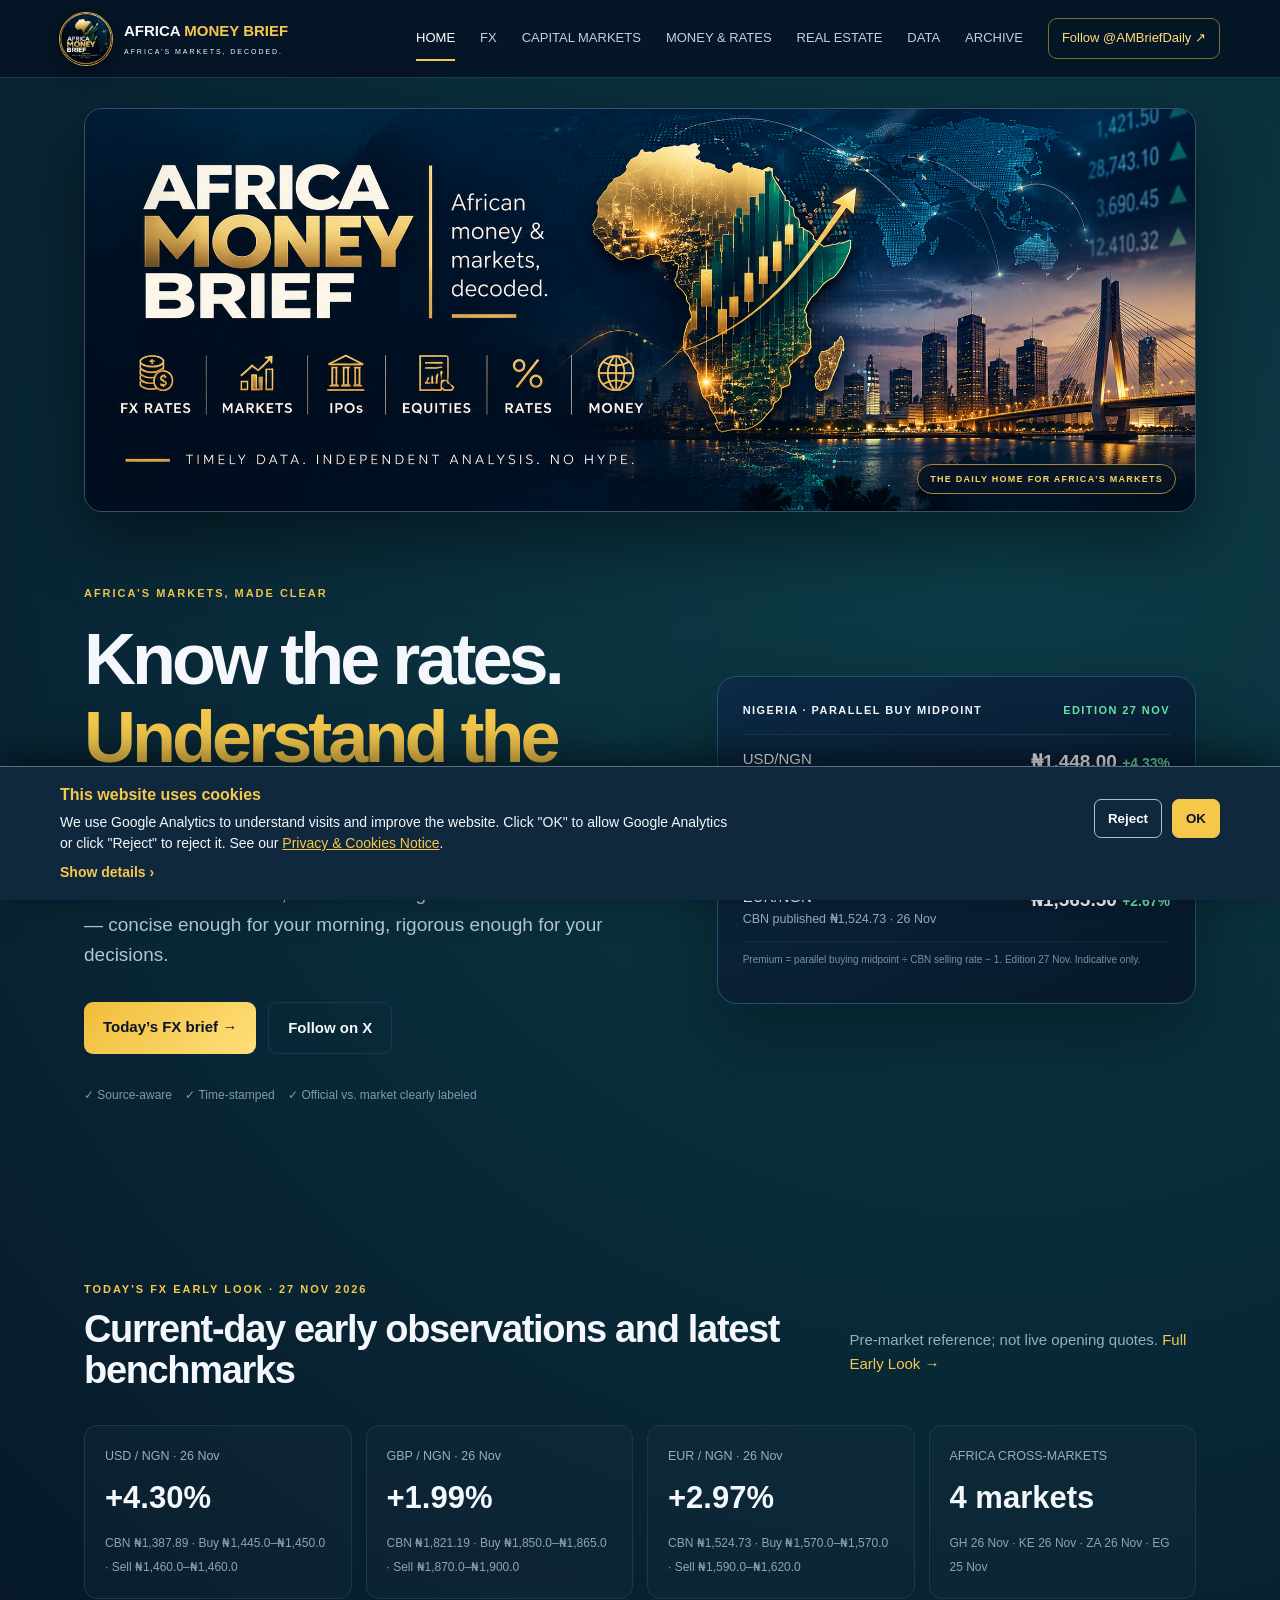
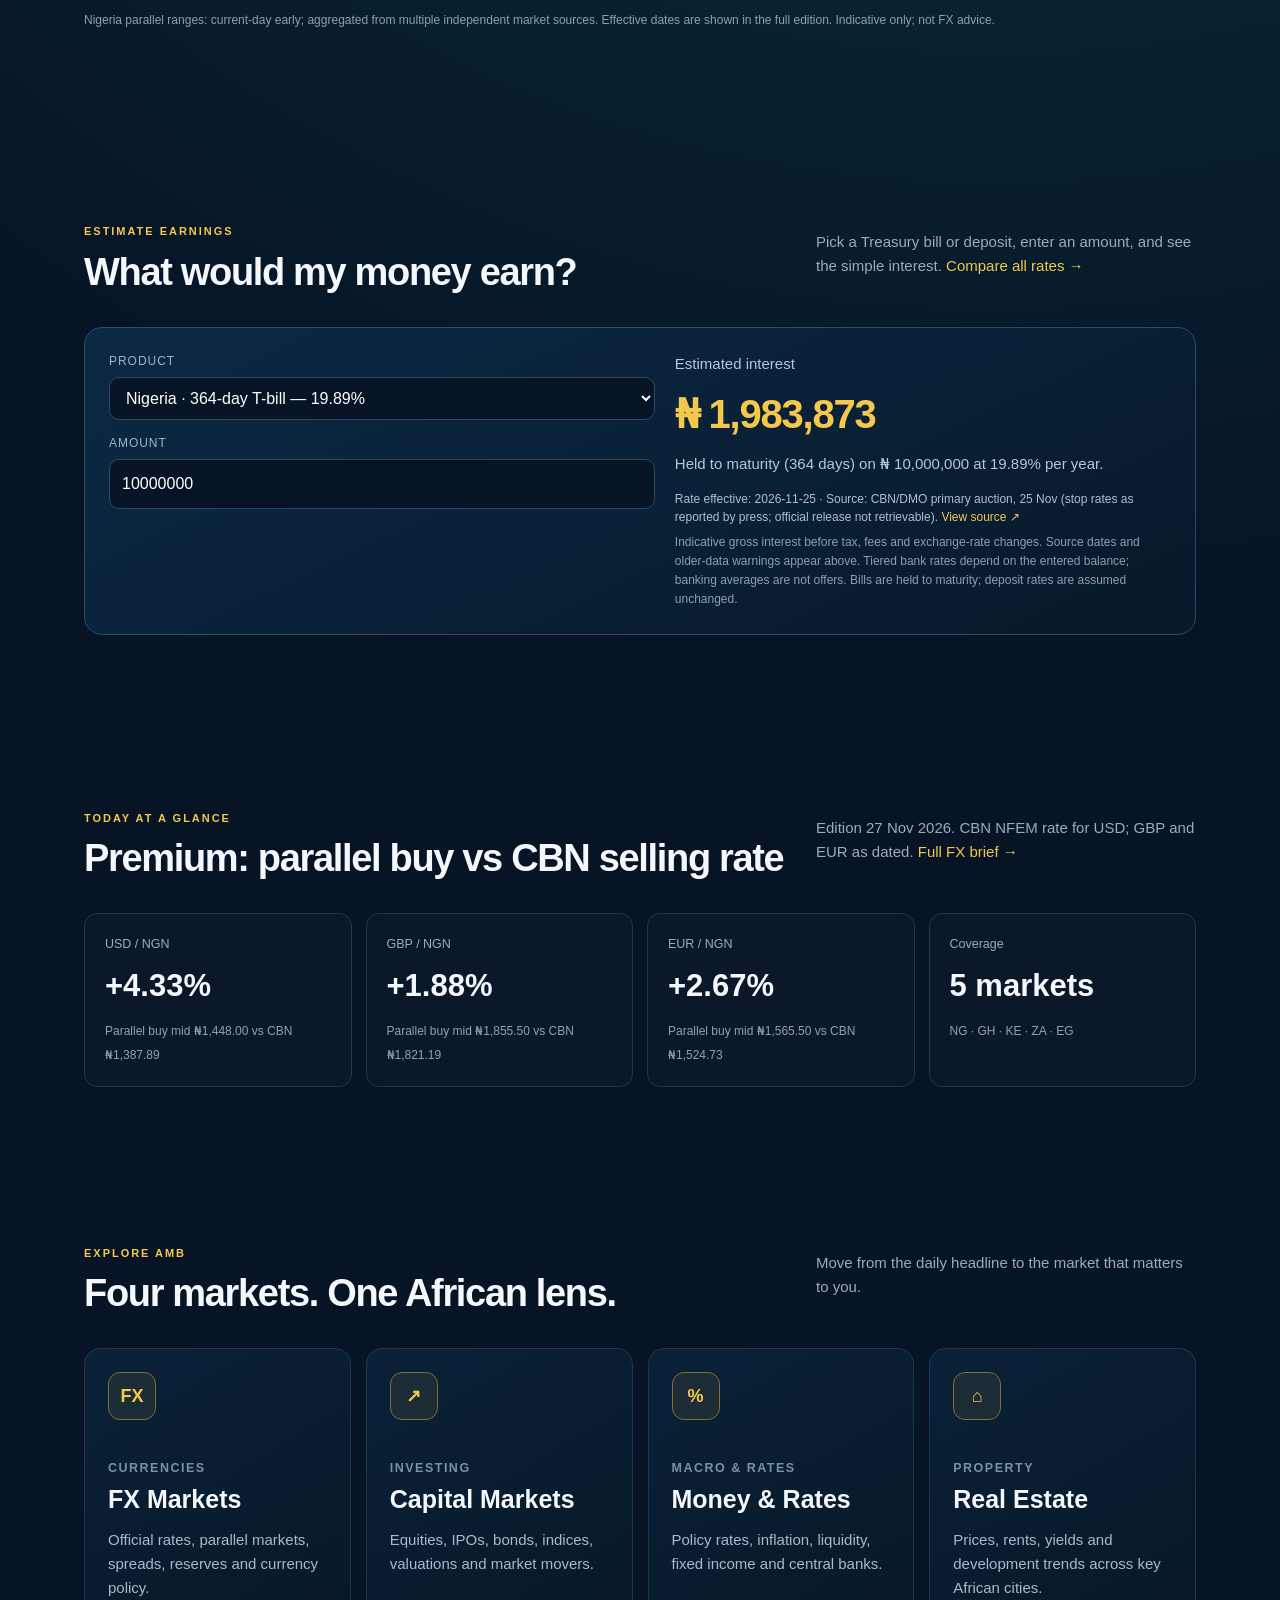
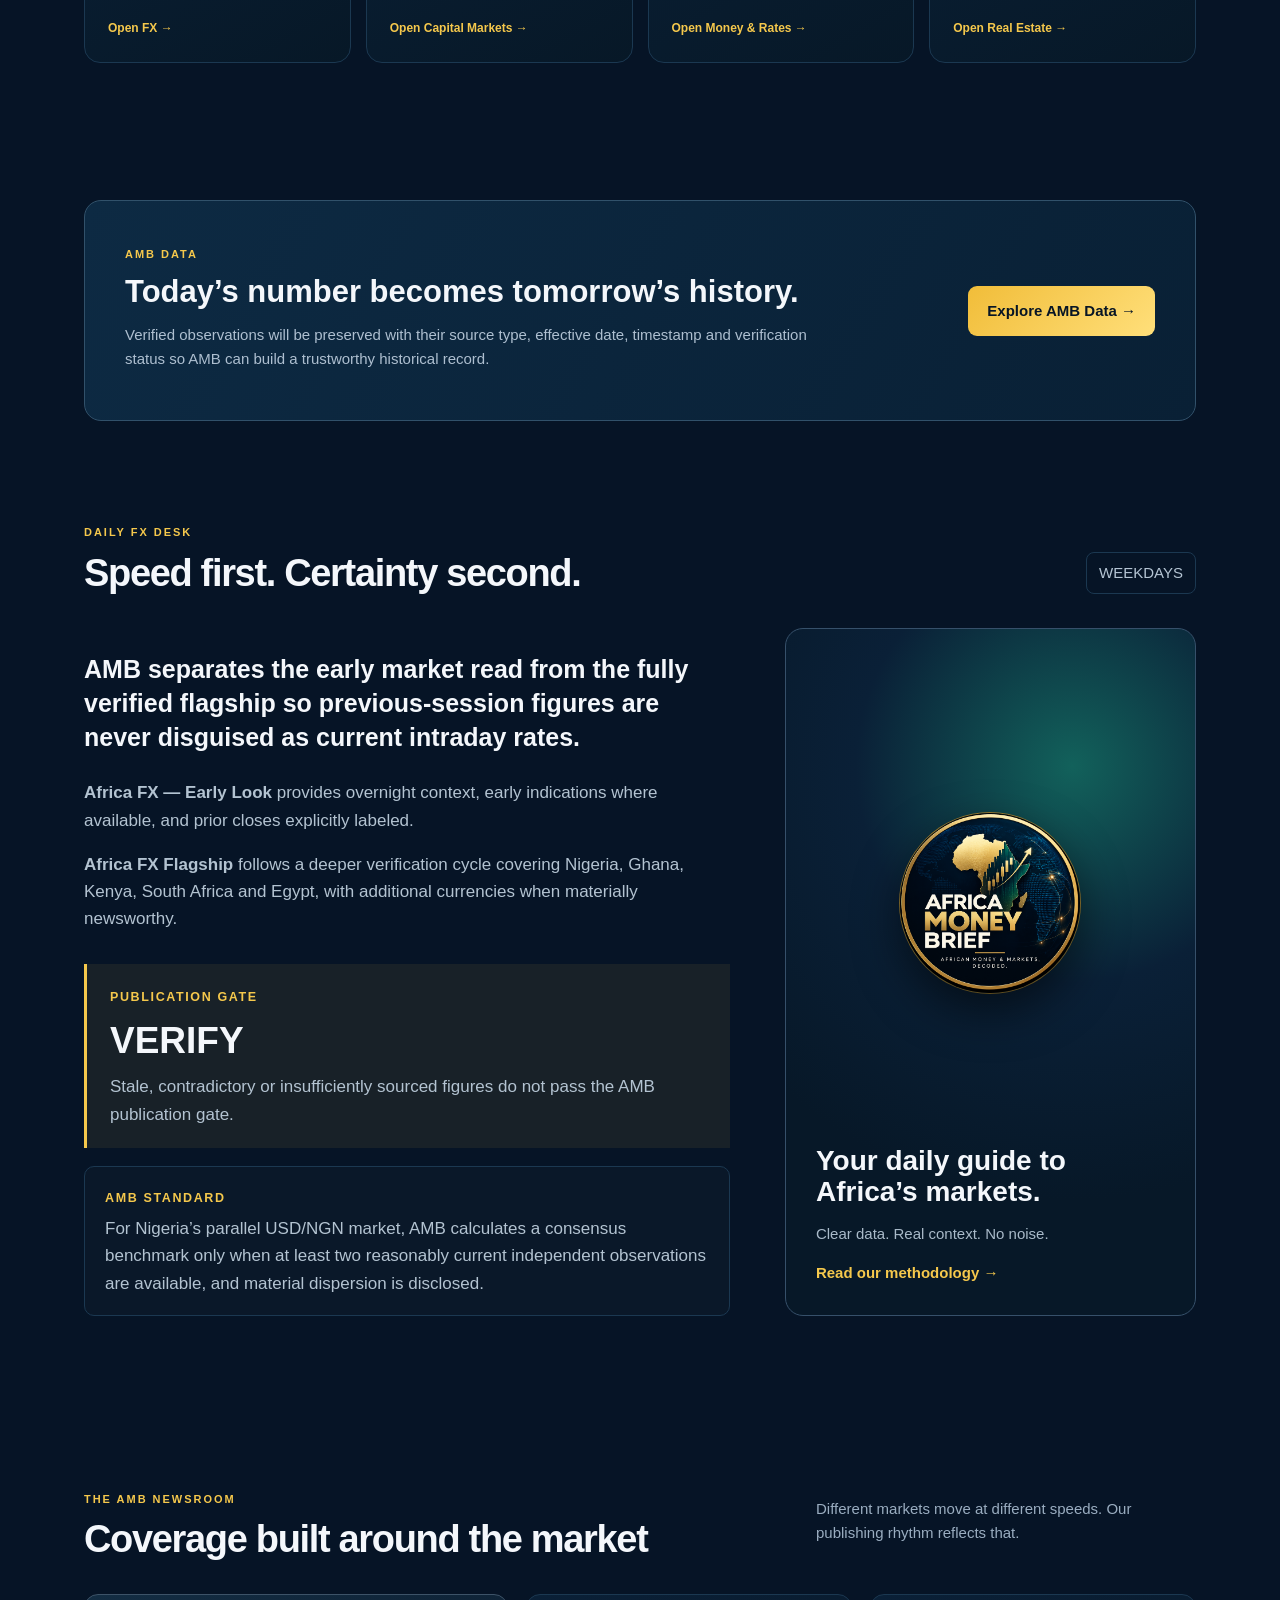
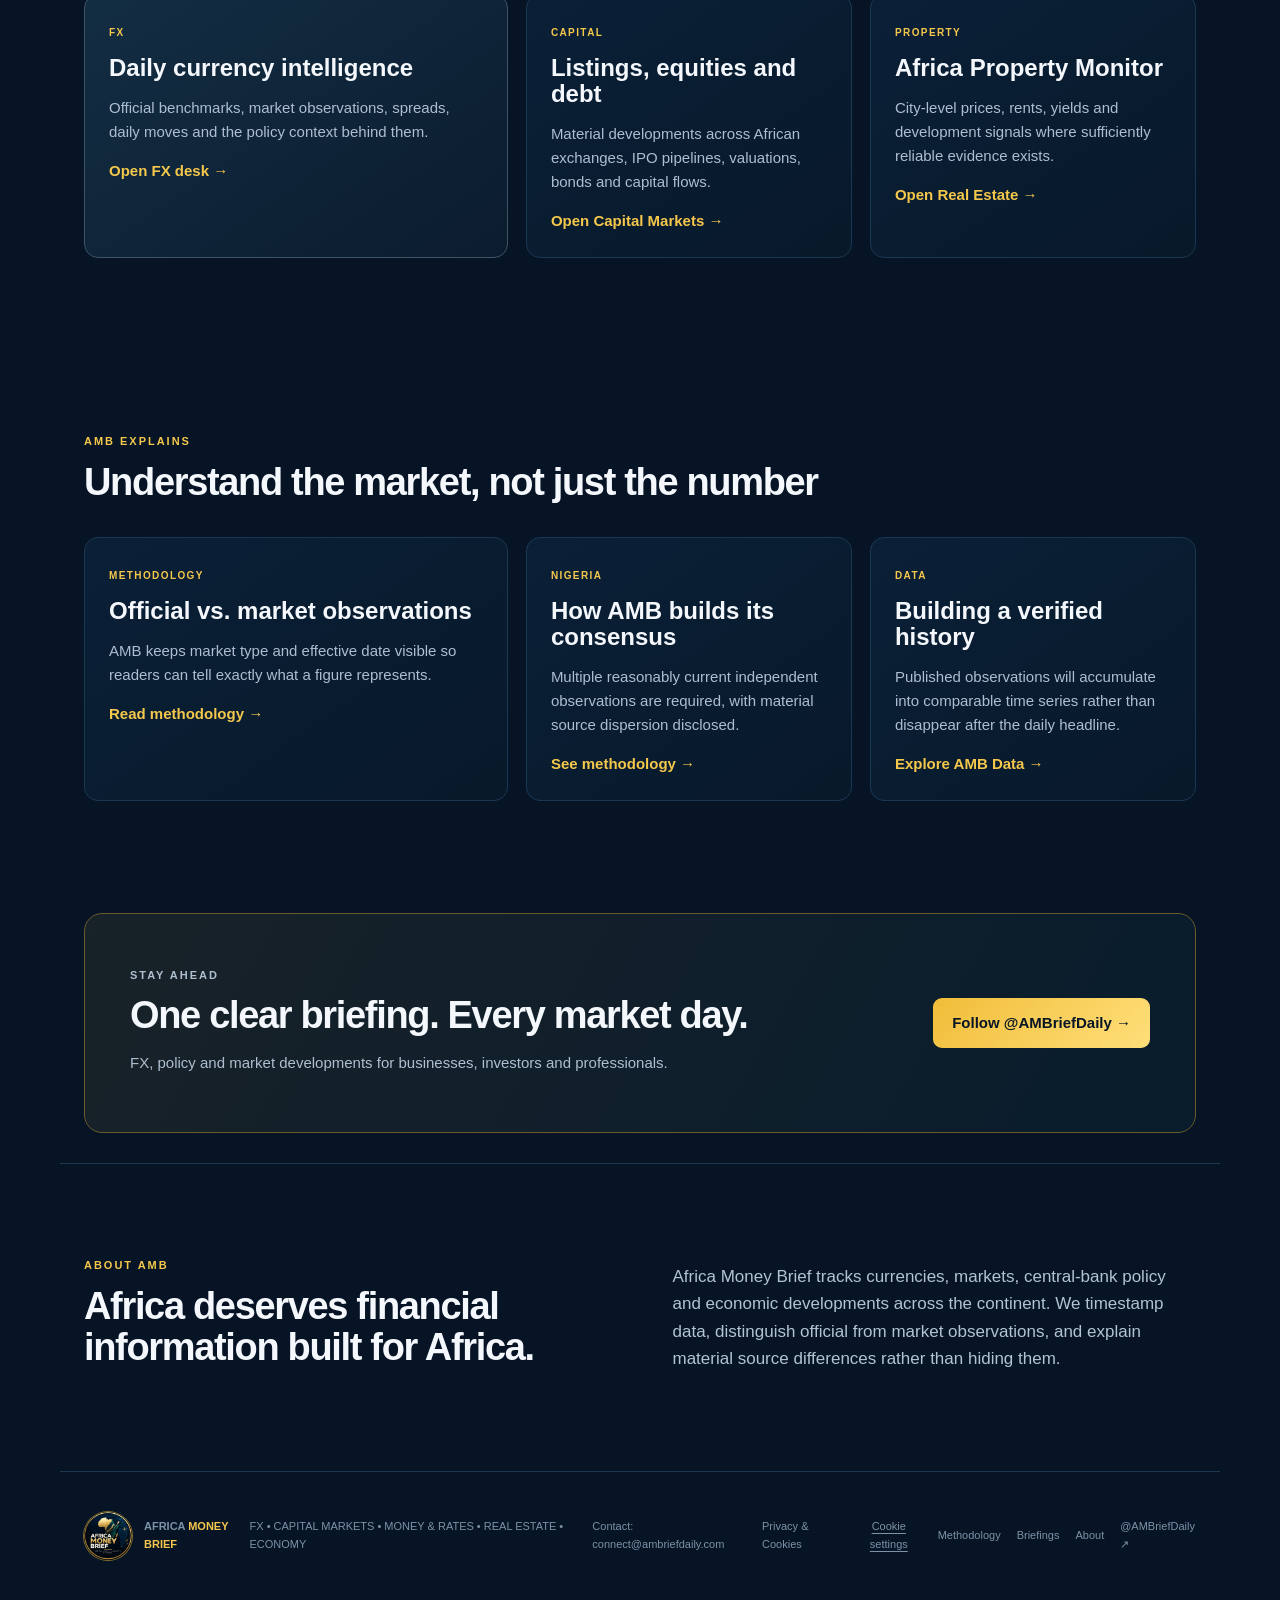
<file: index.html>
<!doctype html><html lang="en"><head>
<!-- AMB consent manager: Google Analytics loads only after opt-in -->
<link rel="stylesheet" href="assets/privacy.css">
<script defer src="assets/privacy.js"></script>
<meta charset="utf-8"><meta name="viewport" content="width=device-width,initial-scale=1"><meta name="description" content="Africa Money Brief — African FX, capital markets, money and rates, and real-estate intelligence with transparent sourcing and context."><meta name="theme-color" content="#061426"><link rel="canonical" href="https://africamoneybrief.com/"><meta property="og:site_name" content="Africa Money Brief"><meta property="og:title" content="Africa Money Brief | Africa’s Markets, Decoded"><meta property="og:description" content="Clear data. Real context. No noise. African market intelligence with transparent sourcing and timestamps."><meta property="og:image" content="https://africamoneybrief.com/assets/africa-money-brief-cover.png"><meta property="og:type" content="website"><meta name="twitter:card" content="summary_large_image"><title>Africa Money Brief | Africa’s Markets, Decoded</title><link rel="icon" type="image/png" href="assets/africa-money-brief-logo.png"><link rel="stylesheet" href="styles.css"><link rel="stylesheet" href="assets/redesign.css"><link rel="stylesheet" href="assets/money.css"></head><body>
<header><a class="logo brand-logo" href="index.html"><img src="assets/africa-money-brief-logo.png" alt="Africa Money Brief logo"><span>AFRICA <em>MONEY BRIEF</em><small>AFRICA’S MARKETS, DECODED.</small></span></a><nav><a class="active" href="index.html">HOME</a><a class="" href="fx.html">FX</a><a class="" href="capital-markets.html">CAPITAL MARKETS</a><a class="" href="money-rates.html">MONEY &amp; RATES</a><a class="" href="real-estate.html">REAL ESTATE</a><a class="" href="data.html">DATA</a><a class="" href="archive.html">ARCHIVE</a><a class="x" href="https://x.com/AMBriefDaily">Follow @AMBriefDaily ↗</a></nav></header>
<main><section class="brand-cover" aria-label="Africa Money Brief brand cover"><img src="assets/africa-money-brief-cover.png" alt="Africa Money Brief — African money and markets, decoded."><div class="cover-overlay"><span>THE DAILY HOME FOR AFRICA’S MARKETS</span></div></section>
<section class="hero"><div><p class="eyebrow">AFRICA’S MARKETS, MADE CLEAR</p><h1>Know the rates.<br><i>Understand the move.</i></h1><p class="lead">African FX benchmarks, central-bank signals and market context — concise enough for your morning, rigorous enough for your decisions.</p><div class="actions"><a class="btn" href="fx.html">Today’s FX brief →</a><a class="ghost" href="https://x.com/AMBriefDaily">Follow on X</a></div><div class="trust">✓ Source-aware &nbsp;&nbsp; ✓ Time-stamped &nbsp;&nbsp; ✓ Official vs. market clearly labeled</div></div>
<!--AMB:board--><div class="board"><div class="boardtop"><span>NIGERIA · PARALLEL BUY MIDPOINT</span><span class="live">EDITION 27 NOV</span></div><div id="mini"><div class="r"><div>USD/NGN<small>CBN NFEM ₦1,387.89 · 26 Nov</small></div><strong>₦1,448.00 <span class="prem" style="color:#64e2a6;font-size:14px">+4.33%</span></strong></div><div class="r"><div>GBP/NGN<small>CBN published ₦1,821.19 · 26 Nov</small></div><strong>₦1,855.50 <span class="prem" style="color:#64e2a6;font-size:14px">+1.88%</span></strong></div><div class="r"><div>EUR/NGN<small>CBN published ₦1,524.73 · 26 Nov</small></div><strong>₦1,565.50 <span class="prem" style="color:#64e2a6;font-size:14px">+2.67%</span></strong></div></div><p id="verified">Premium = parallel buying midpoint ÷ CBN selling rate − 1. Edition 27 Nov. Indicative only.</p></div><!--/AMB:board--></section>

<!--AMB:early-home--><div class="v2"><section class="section"><div class="heading"><div><p class="eyebrow">TODAY'S FX EARLY LOOK · 27 NOV 2026</p><h2>Current-day early observations and latest benchmarks</h2></div><p>Pre-market reference; not live opening quotes. <a href="fx.html#early-look-2026-11-27" style="color:var(--gold)">Full Early Look →</a></p></div><div class="dashgrid"><div class="metric"><small>USD / NGN · 26 Nov</small><strong>+4.30%</strong><span>CBN ₦1,387.89 · Buy ₦1,445.0–₦1,450.0 · Sell ₦1,460.0–₦1,460.0</span></div><div class="metric"><small>GBP / NGN · 26 Nov</small><strong>+1.99%</strong><span>CBN ₦1,821.19 · Buy ₦1,850.0–₦1,865.0 · Sell ₦1,870.0–₦1,900.0</span></div><div class="metric"><small>EUR / NGN · 26 Nov</small><strong>+2.97%</strong><span>CBN ₦1,524.73 · Buy ₦1,570.0–₦1,570.0 · Sell ₦1,590.0–₦1,620.0</span></div><div class="metric"><small>AFRICA CROSS-MARKETS</small><strong>4 markets</strong><span>GH 26 Nov · KE 26 Nov · ZA 26 Nov · EG 25 Nov</span></div></div><p class="fine">Nigeria parallel ranges: current-day early; aggregated from multiple independent market sources. Effective dates are shown in the full edition. Indicative only; not FX advice.</p></section></div><!--/AMB:early-home--><div class="mr"><section class="section" id="calc"><div class="heading"><div><p class="eyebrow">ESTIMATE EARNINGS</p><h2>What would my money earn?</h2></div><p>Pick a Treasury bill or deposit, enter an amount, and see the simple interest. <a href="money-rates.html" style="color:var(--gold)">Compare all rates →</a></p></div><div class="calc" id="amb-calc"><div><div class="f"><label for="cp">PRODUCT</label><select id="cp"></select></div><div class="f"><label for="ca">AMOUNT</label><input id="ca" type="number" inputmode="decimal" min="0" step="1000" value="10000000"></div><div class="f" id="cmw"><label for="cm">MONTHS HELD</label><input id="cm" type="number" min="1" max="12" step="1" value="12"></div></div>
<div class="res"><span id="cl">Estimated interest</span><strong id="ci">—</strong><span id="cs">Loading rates…</span><span style="font-size:12px;color:#8ba0b3">Indicative gross interest before tax, fees and exchange-rate changes. Source dates and older-data warnings appear above. Tiered bank rates depend on the entered balance; banking averages are not offers. Bills are held to maturity; deposit rates are assumed unchanged.</span></div></div>
<script src="assets/calc.js?v=20261009-tiers"></script></section></div><!--AMB:glance--><div class="v2"><section class="section"><div class="heading"><div><p class="eyebrow">TODAY AT A GLANCE</p><h2>Premium: parallel buy vs CBN selling rate</h2></div><p>Edition 27 Nov 2026. CBN NFEM rate for USD; GBP and EUR as dated. <a href="fx.html" style="color:var(--gold)">Full FX brief →</a></p></div><div class="dashgrid"><div class="metric"><small>USD / NGN</small><strong>+4.33%</strong><span>Parallel buy mid ₦1,448.00 vs CBN ₦1,387.89</span></div><div class="metric"><small>GBP / NGN</small><strong>+1.88%</strong><span>Parallel buy mid ₦1,855.50 vs CBN ₦1,821.19</span></div><div class="metric"><small>EUR / NGN</small><strong>+2.67%</strong><span>Parallel buy mid ₦1,565.50 vs CBN ₦1,524.73</span></div><div class="metric"><small>Coverage</small><strong>5 markets</strong><span>NG · GH · KE · ZA · EG</span></div></div></section></div><!--/AMB:glance--><section class="section market-portals"><div class="heading"><div><p class="eyebrow">EXPLORE AMB</p><h2>Four markets. One African lens.</h2></div><p>Move from the daily headline to the market that matters to you.</p></div><div class="portalgrid">
<a class="portal fxp" href="fx.html"><span class="portal-icon">FX</span><small>CURRENCIES</small><h3>FX Markets</h3><p>Official rates, parallel markets, spreads, reserves and currency policy.</p><b>Open FX →</b></a>
<a class="portal capp" href="capital-markets.html"><span class="portal-icon">↗</span><small>INVESTING</small><h3>Capital Markets</h3><p>Equities, IPOs, bonds, indices, valuations and market movers.</p><b>Open Capital Markets →</b></a>
<a class="portal moneyp" href="money-rates.html"><span class="portal-icon">%</span><small>MACRO & RATES</small><h3>Money & Rates</h3><p>Policy rates, inflation, liquidity, fixed income and central banks.</p><b>Open Money & Rates →</b></a>
<a class="portal rep" href="real-estate.html"><span class="portal-icon">⌂</span><small>PROPERTY</small><h3>Real Estate</h3><p>Prices, rents, yields and development trends across key African cities.</p><b>Open Real Estate →</b></a>
</div></section>

<section class="data-promo"><div><p class="eyebrow">AMB DATA</p><h2>Today’s number becomes tomorrow’s history.</h2><p>Verified observations will be preserved with their source type, effective date, timestamp and verification status so AMB can build a trustworthy historical record.</p></div><a class="btn" href="data.html">Explore AMB Data →</a></section>

<section class="section" id="brief"><div class="heading"><div><p class="eyebrow">DAILY FX DESK</p><h2>Speed first. Certainty second.</h2></div><span class="date">WEEKDAYS</span></div><div class="story"><article><p class="dek">AMB separates the early market read from the fully verified flagship so previous-session figures are never disguised as current intraday rates.</p><div>
<p><b>Africa FX — Early Look</b> provides overnight context, early indications where available, and prior closes explicitly labeled.</p>
<p><b>Africa FX Flagship</b> follows a deeper verification cycle covering Nigeria, Ghana, Kenya, South Africa and Egypt, with additional currencies when materially newsworthy.</p>
</div><div class="spot"><small>PUBLICATION GATE</small><strong>VERIFY</strong><p>Stale, contradictory or insufficiently sourced figures do not pass the AMB publication gate.</p></div><div class="take"><small>AMB STANDARD</small><p>For Nigeria’s parallel USD/NGN market, AMB calculates a consensus benchmark only when at least two reasonably current independent observations are available, and material dispersion is disclosed.</p></div></article><aside class="promo"><img class="promo-logo" src="assets/africa-money-brief-logo.png" alt="Africa Money Brief"><h3>Your daily guide to Africa’s markets.</h3><p>Clear data. Real context. No noise.</p><a href="methodology.html">Read our methodology →</a></aside></div></section>

<section class="section news"><div class="heading"><div><p class="eyebrow">THE AMB NEWSROOM</p><h2>Coverage built around the market</h2></div><p>Different markets move at different speeds. Our publishing rhythm reflects that.</p></div><div class="cards">
<article class="card feature"><span class="tag">FX</span><h3>Daily currency intelligence</h3><p>Official benchmarks, market observations, spreads, daily moves and the policy context behind them.</p><a href="fx.html">Open FX desk →</a></article>
<article class="card"><span class="tag">CAPITAL</span><h3>Listings, equities and debt</h3><p>Material developments across African exchanges, IPO pipelines, valuations, bonds and capital flows.</p><a href="capital-markets.html">Open Capital Markets →</a></article>
<article class="card"><span class="tag">PROPERTY</span><h3>Africa Property Monitor</h3><p>City-level prices, rents, yields and development signals where sufficiently reliable evidence exists.</p><a href="real-estate.html">Open Real Estate →</a></article>
</div></section>

<section class="section learn"><div class="heading"><div><p class="eyebrow">AMB EXPLAINS</p><h2>Understand the market, not just the number</h2></div></div><div class="cards">
<article class="card"><span class="tag">METHODOLOGY</span><h3>Official vs. market observations</h3><p>AMB keeps market type and effective date visible so readers can tell exactly what a figure represents.</p><a href="methodology.html">Read methodology →</a></article>
<article class="card"><span class="tag">NIGERIA</span><h3>How AMB builds its consensus</h3><p>Multiple reasonably current independent observations are required, with material source dispersion disclosed.</p><a href="methodology.html">See methodology →</a></article>
<article class="card"><span class="tag">DATA</span><h3>Building a verified history</h3><p>Published observations will accumulate into comparable time series rather than disappear after the daily headline.</p><a href="data.html">Explore AMB Data →</a></article>
</div></section>

<section class="cta"><div><p class="eyebrow">STAY AHEAD</p><h2>One clear briefing. Every market day.</h2><p>FX, policy and market developments for businesses, investors and professionals.</p></div><a class="btn" href="https://x.com/AMBriefDaily">Follow @AMBriefDaily →</a></section>
<section class="about"><div><p class="eyebrow">ABOUT AMB</p><h2>Africa deserves financial information built for Africa.</h2></div><p>Africa Money Brief tracks currencies, markets, central-bank policy and economic developments across the continent. We timestamp data, distinguish official from market observations, and explain material source differences rather than hiding them.</p></section></main>
<footer><div class="logo footer-logo"><img src="assets/africa-money-brief-logo.png" alt="Africa Money Brief logo"><span>AFRICA <em>MONEY BRIEF</em></span></div><p>FX • CAPITAL MARKETS • MONEY & RATES • REAL ESTATE • ECONOMY</p><div class="footerlinks"><a href="mailto:connect@ambriefdaily.com">Contact: connect@ambriefdaily.com</a><a href="privacy.html">Privacy &amp; Cookies</a><button type="button" class="amb-cookie-settings" data-amb-cookie-settings>Cookie settings</button><a href="methodology.html">Methodology</a><a href="briefings.html">Briefings</a><a href="about.html">About</a><a href="https://x.com/AMBriefDaily">@AMBriefDaily ↗</a></div></footer></body></html>
</file>
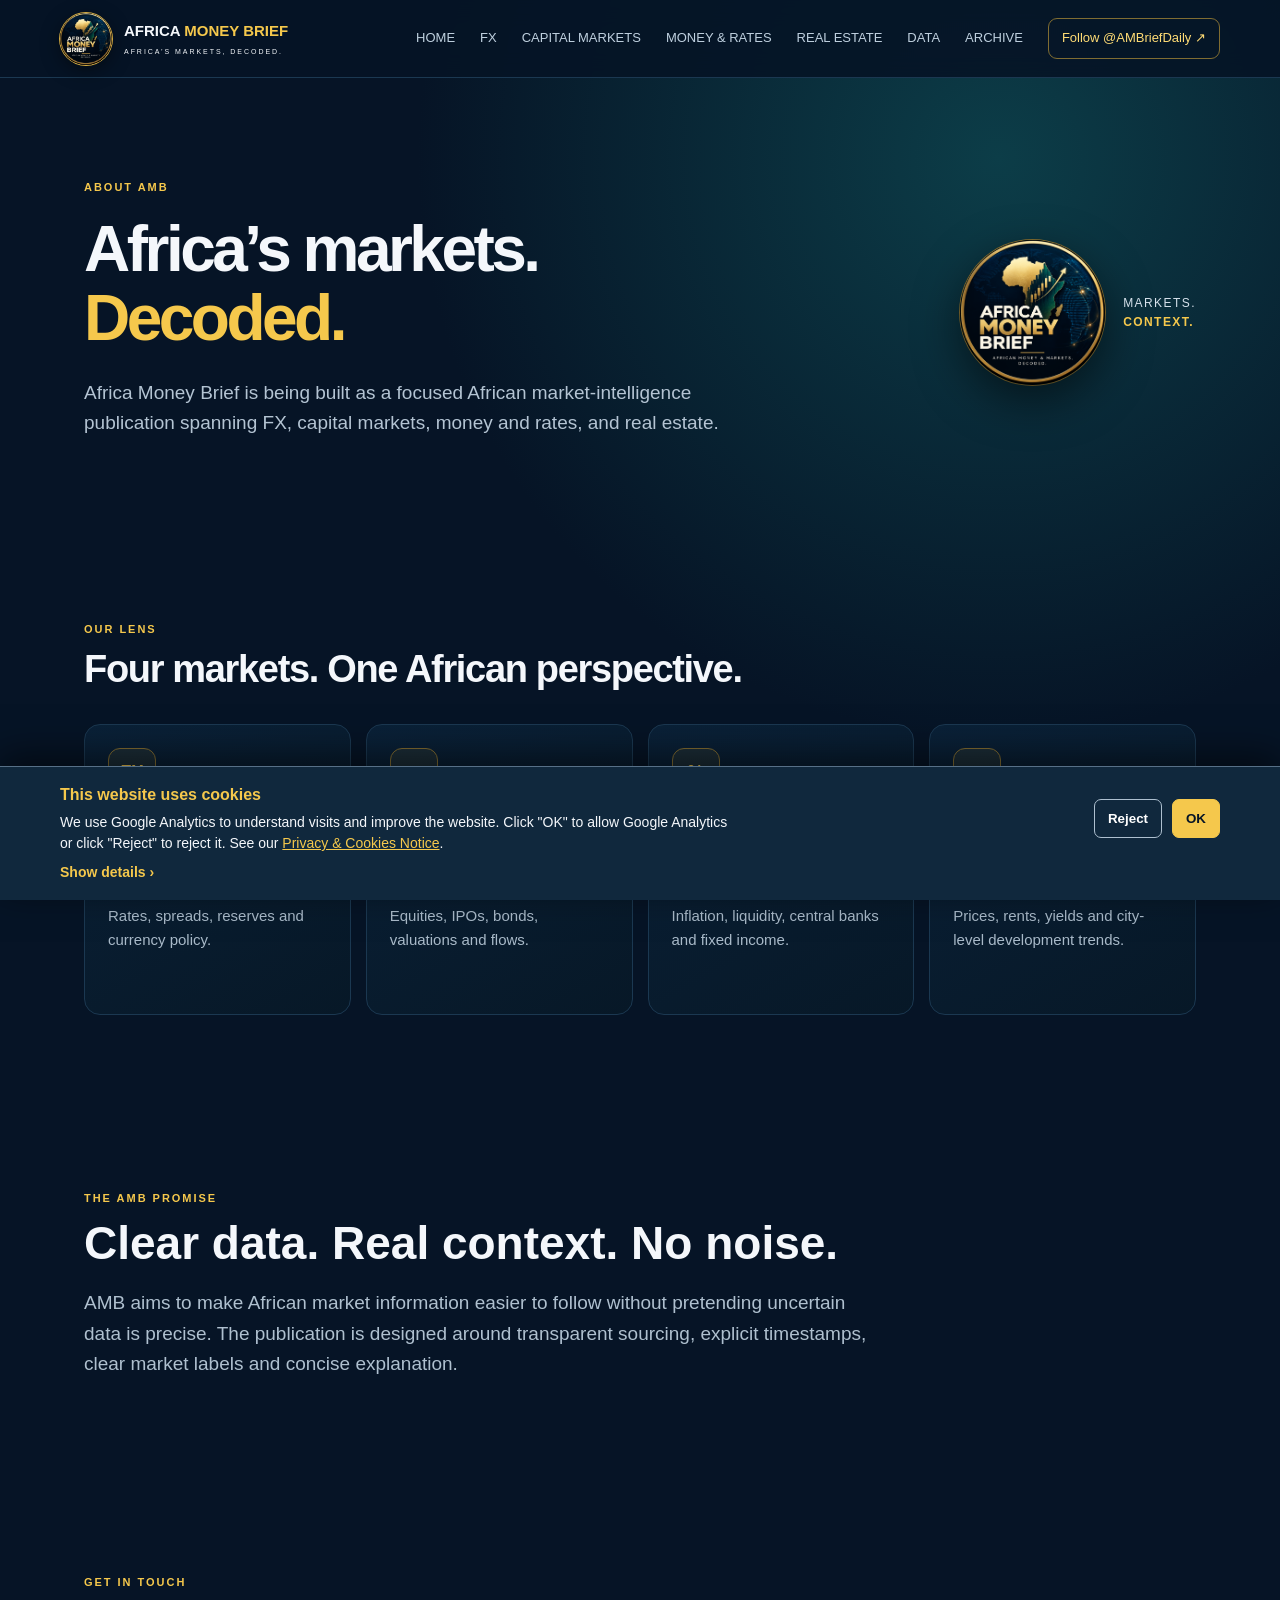
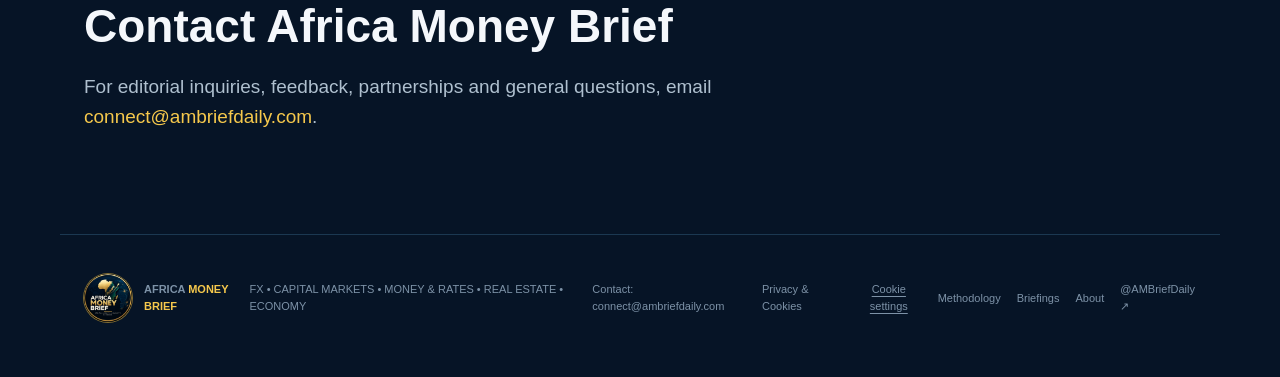
<file: about.html>
<!doctype html><html lang="en"><head>
<!-- AMB consent manager: Google Analytics loads only after opt-in -->
<link rel="stylesheet" href="assets/privacy.css">
<script defer src="assets/privacy.js"></script>
<meta charset="utf-8"><meta name="viewport" content="width=device-width,initial-scale=1"><meta name="description" content="About Africa Money Brief and its coverage of African markets."><meta name="theme-color" content="#061426"><link rel="canonical" href="https://africamoneybrief.com/about.html"><meta property="og:site_name" content="Africa Money Brief"><meta property="og:title" content="About | Africa Money Brief"><meta property="og:description" content="About Africa Money Brief and its coverage of African markets."><meta property="og:image" content="https://africamoneybrief.com/assets/africa-money-brief-cover.png"><title>About | Africa Money Brief</title><link rel="icon" href="assets/africa-money-brief-logo.png"><link rel="stylesheet" href="styles.css"></head><body><header><a class="logo brand-logo" href="index.html"><img src="assets/africa-money-brief-logo.png" alt="Africa Money Brief logo"><span>AFRICA <em>MONEY BRIEF</em><small>AFRICA’S MARKETS, DECODED.</small></span></a><nav><a class="" href="index.html">HOME</a><a class="" href="fx.html">FX</a><a class="" href="capital-markets.html">CAPITAL MARKETS</a><a class="" href="money-rates.html">MONEY &amp; RATES</a><a class="" href="real-estate.html">REAL ESTATE</a><a class="" href="data.html">DATA</a><a class="" href="archive.html">ARCHIVE</a><a class="x" href="https://x.com/AMBriefDaily">Follow @AMBriefDaily ↗</a></nav></header><main><section class="subhero"><div><p class="eyebrow">ABOUT AMB</p><h1>Africa’s markets.<br><i>Decoded.</i></h1><p class="lead">Africa Money Brief is being built as a focused African market-intelligence publication spanning FX, capital markets, money and rates, and real estate.</p></div><div class="subhero-brand"><img src="assets/africa-money-brief-logo.png"><span>MARKETS.<br><b>CONTEXT.</b></span></div></section>
<section class="section"><div class="heading"><div><p class="eyebrow">OUR LENS</p><h2>Four markets. One African perspective.</h2></div></div><div class="portalgrid">
<div class="portal"><span class="portal-icon">FX</span><small>CURRENCIES</small><h3>FX</h3><p>Rates, spreads, reserves and currency policy.</p></div><div class="portal"><span class="portal-icon">↗</span><small>INVESTING</small><h3>Capital Markets</h3><p>Equities, IPOs, bonds, valuations and flows.</p></div><div class="portal"><span class="portal-icon">%</span><small>MACRO</small><h3>Money & Rates</h3><p>Inflation, liquidity, central banks and fixed income.</p></div><div class="portal"><span class="portal-icon">⌂</span><small>PROPERTY</small><h3>Real Estate</h3><p>Prices, rents, yields and city-level development trends.</p></div></div></section>
<section class="section"><div class="aboutstatement"><p class="eyebrow">THE AMB PROMISE</p><h2>Clear data. Real context. No noise.</h2><p>AMB aims to make African market information easier to follow without pretending uncertain data is precise. The publication is designed around transparent sourcing, explicit timestamps, clear market labels and concise explanation.</p></div></section><section class="section"><div class="aboutstatement"><p class="eyebrow">GET IN TOUCH</p><h2>Contact Africa Money Brief</h2><p>For editorial inquiries, feedback, partnerships and general questions, email <a href="mailto:connect@ambriefdaily.com" style="color:var(--gold)">connect@ambriefdaily.com</a>.</p></div></section></main><footer><div class="logo footer-logo"><img src="assets/africa-money-brief-logo.png" alt="Africa Money Brief logo"><span>AFRICA <em>MONEY BRIEF</em></span></div><p>FX • CAPITAL MARKETS • MONEY &amp; RATES • REAL ESTATE • ECONOMY</p><div class="footerlinks"><a href="mailto:connect@ambriefdaily.com">Contact: connect@ambriefdaily.com</a><a href="privacy.html">Privacy &amp; Cookies</a><button type="button" class="amb-cookie-settings" data-amb-cookie-settings>Cookie settings</button><a href="methodology.html">Methodology</a><a href="briefings.html">Briefings</a><a href="about.html">About</a><a href="https://x.com/AMBriefDaily">@AMBriefDaily ↗</a></div></footer></body></html>
</file>
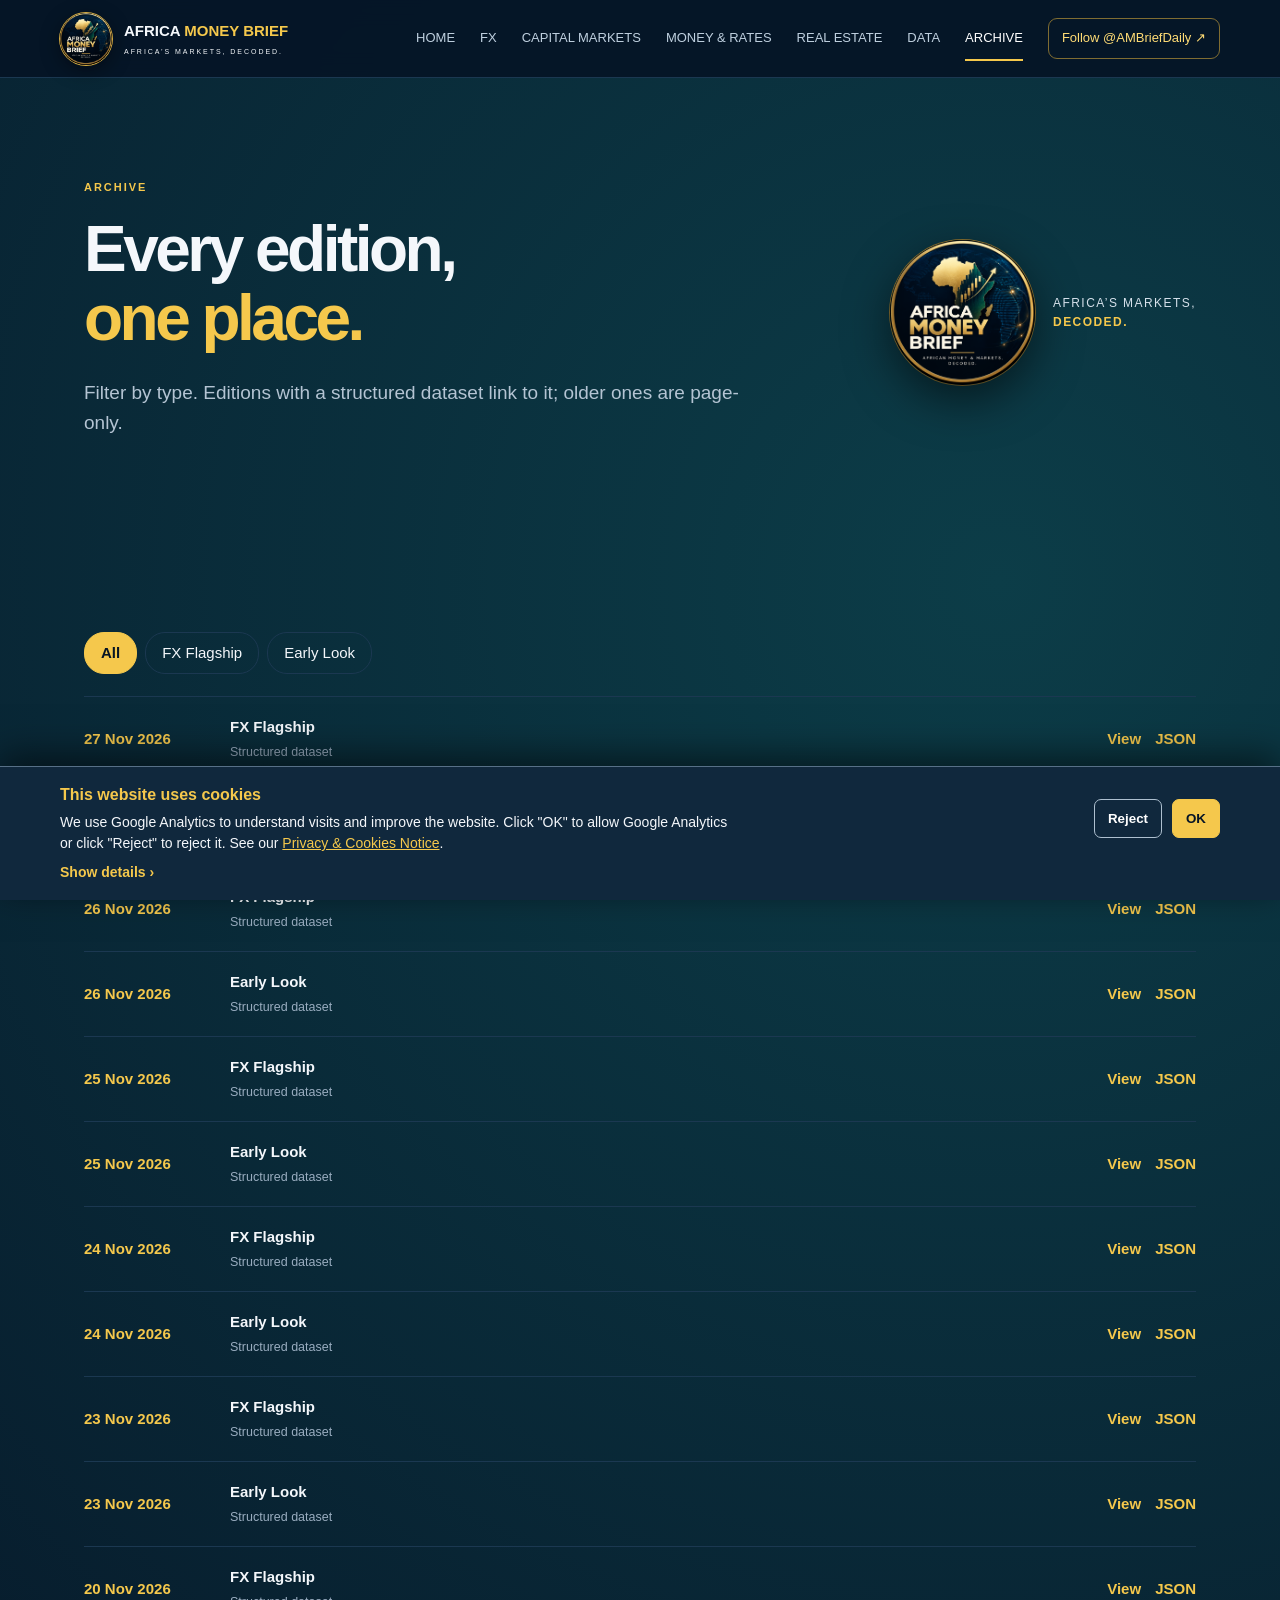
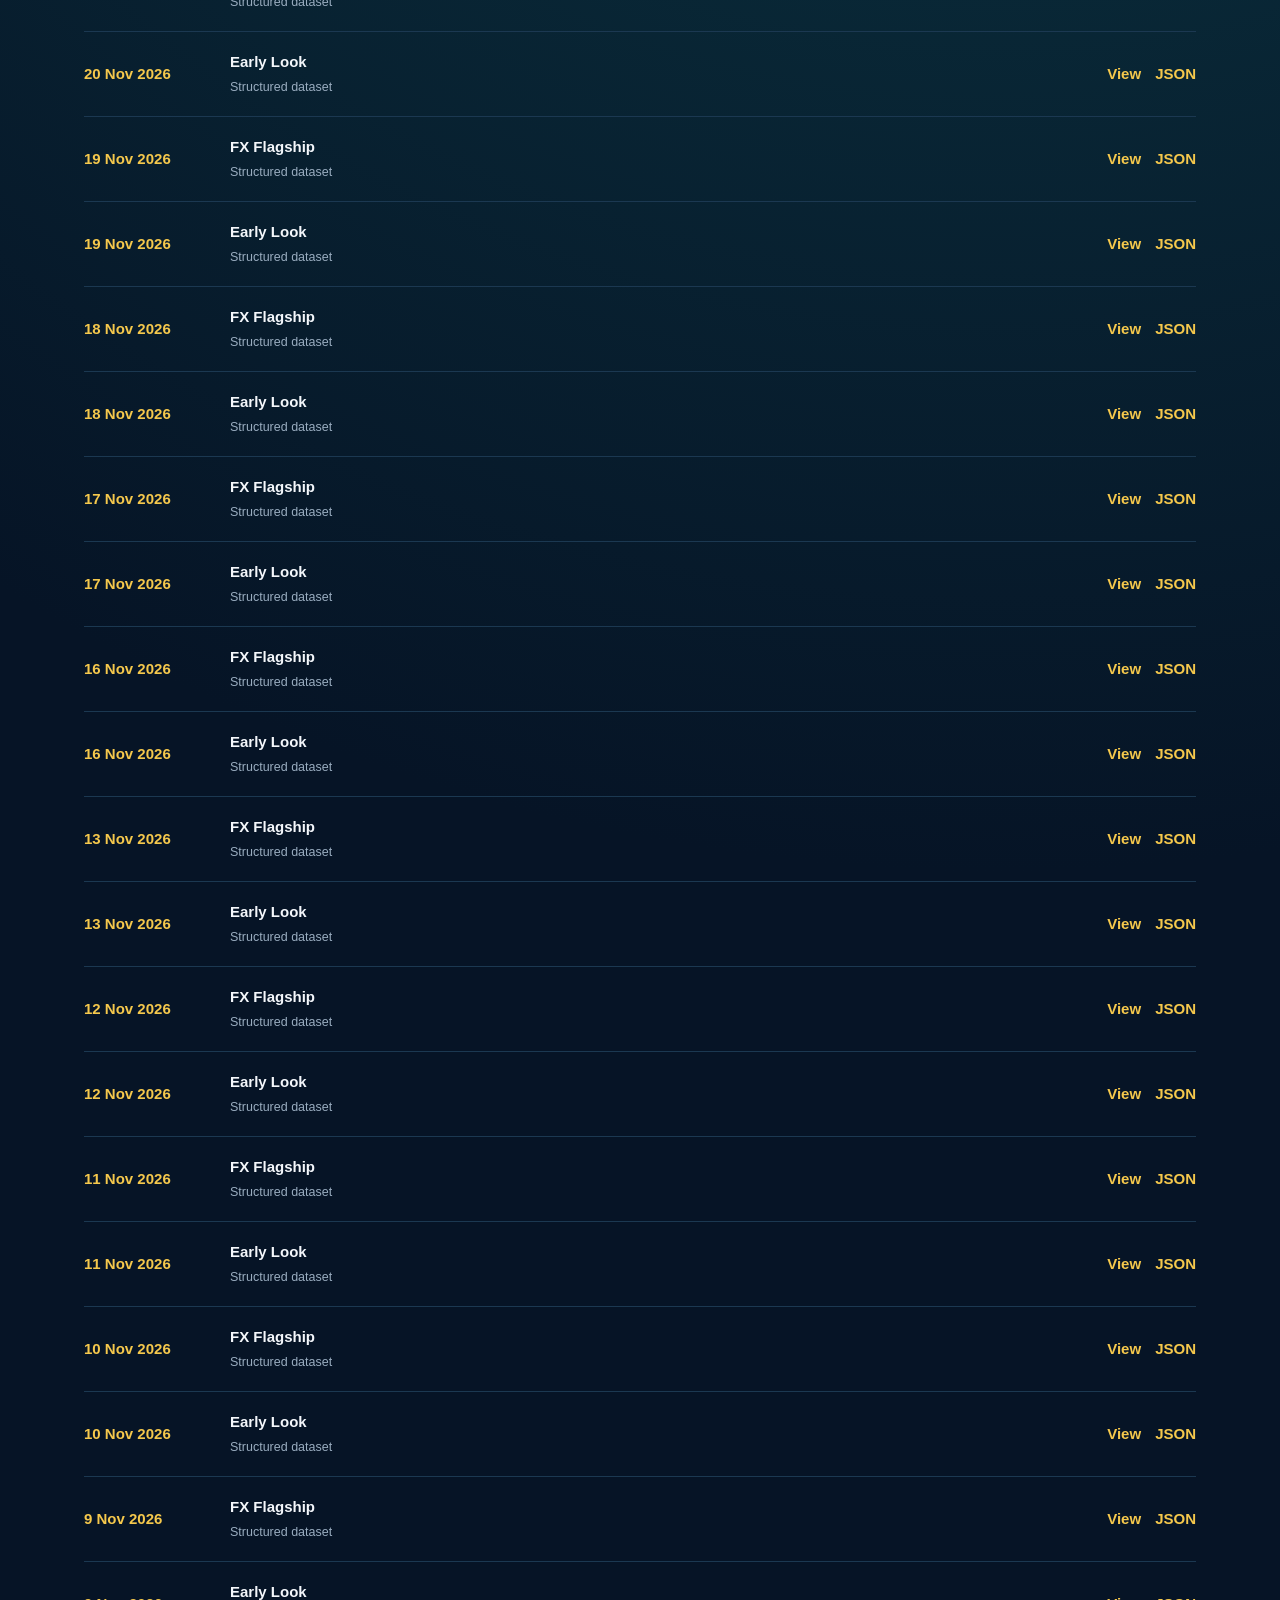
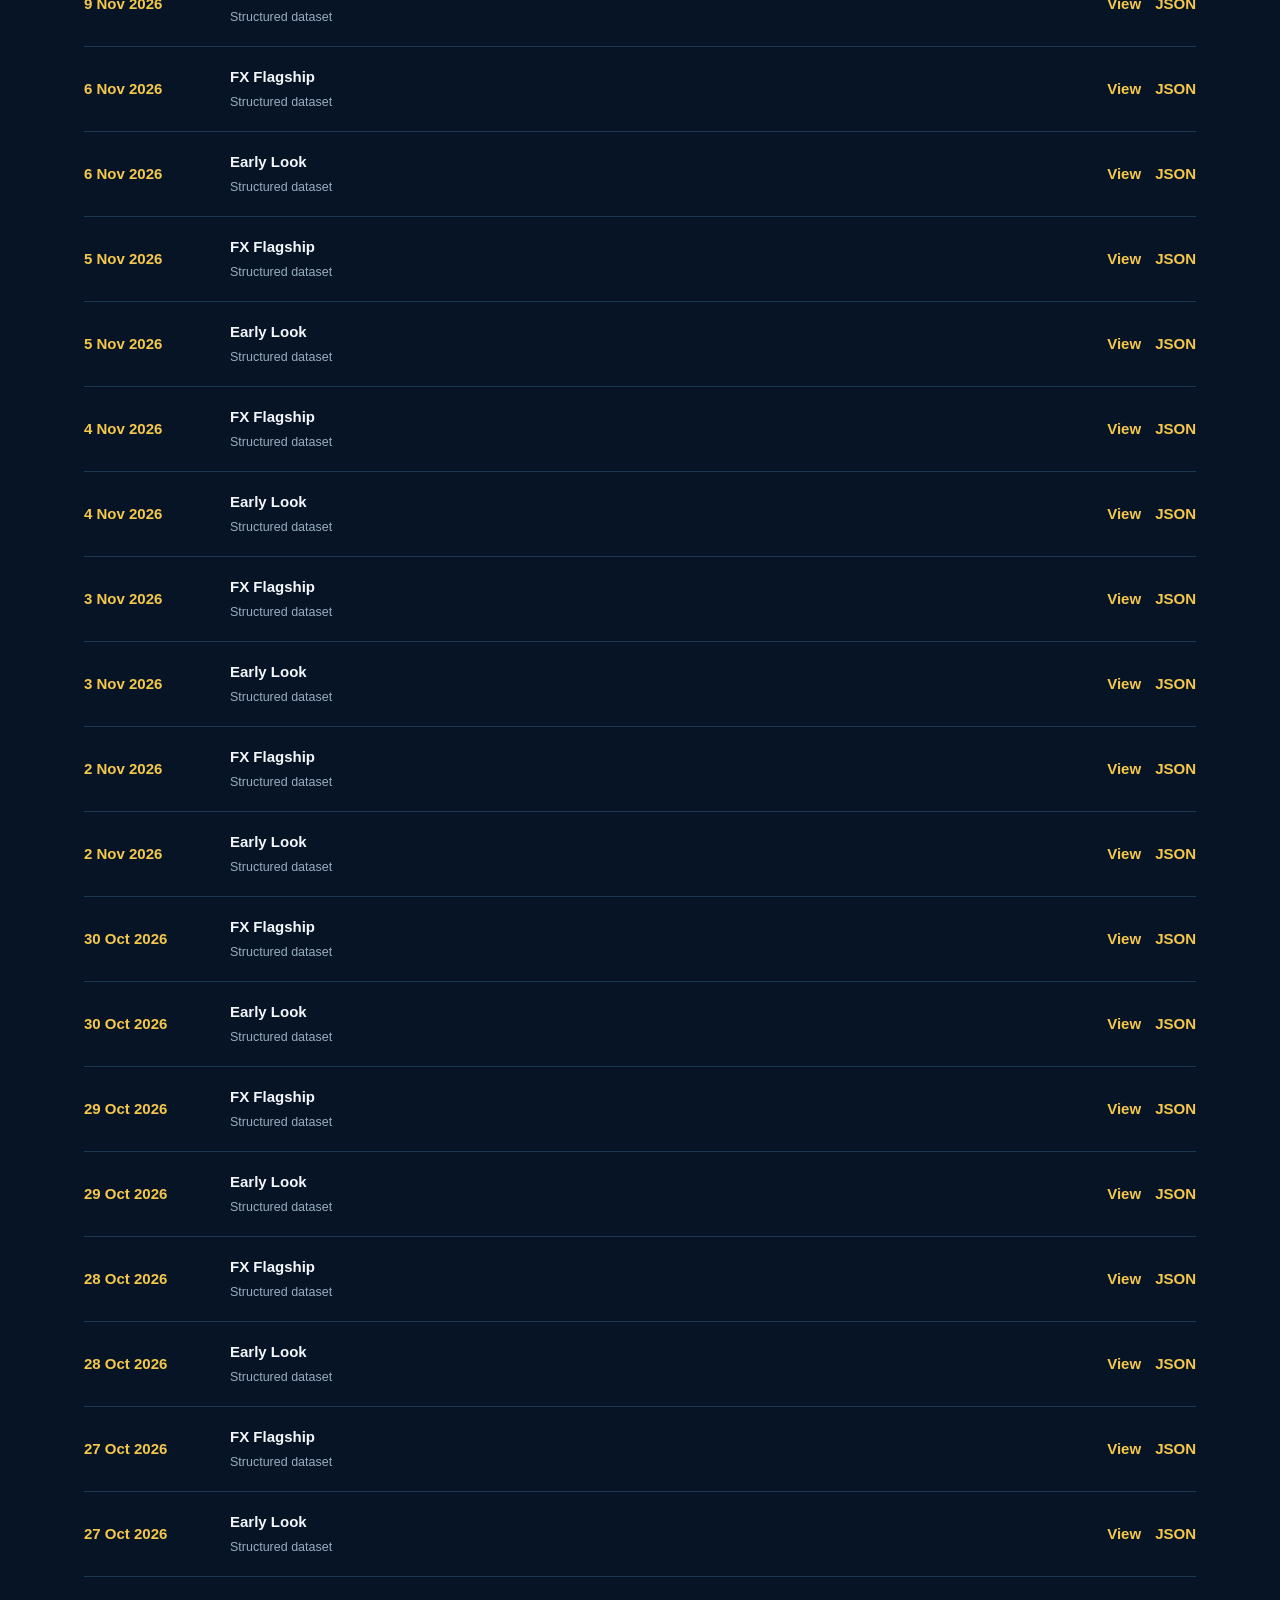
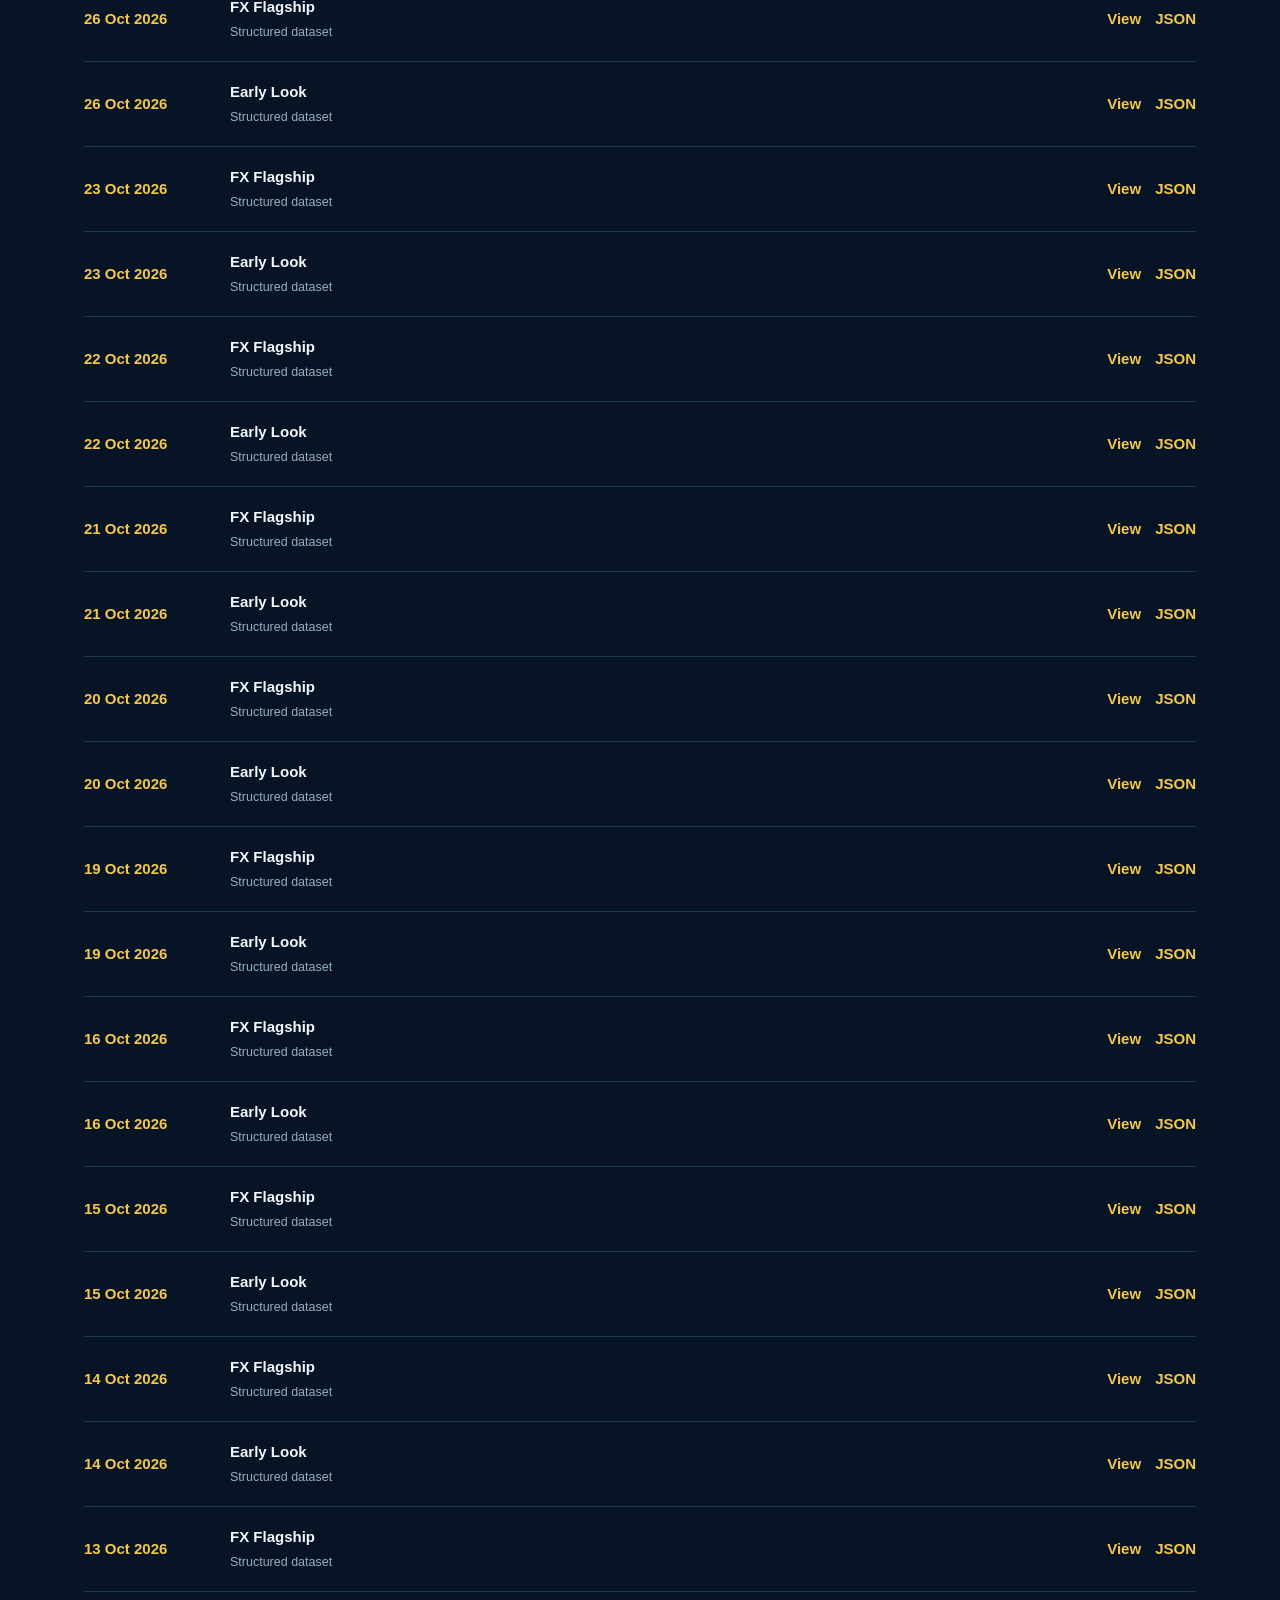
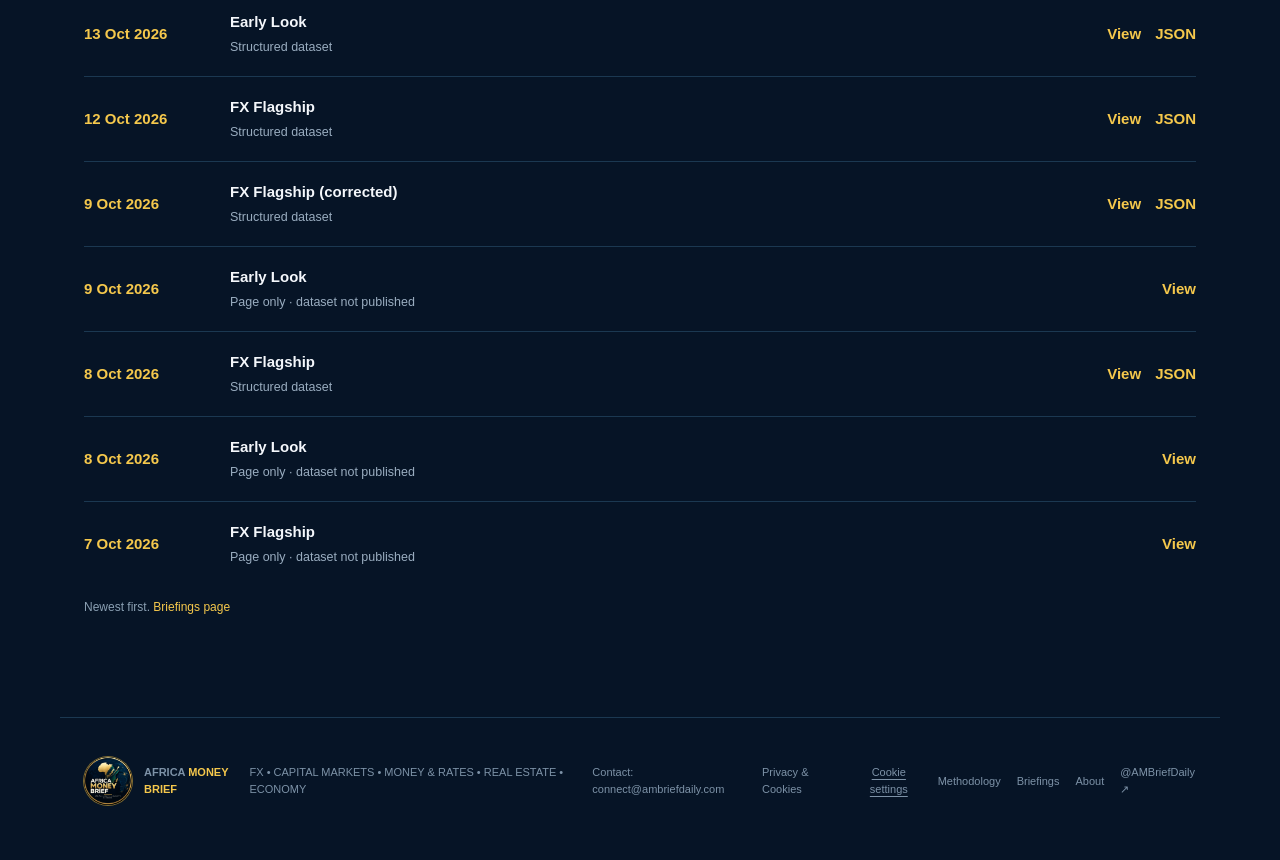
<file: archive.html>
<!doctype html><html lang="en"><head>
<!-- AMB consent manager: Google Analytics loads only after opt-in -->
<link rel="stylesheet" href="assets/privacy.css">
<script defer src="assets/privacy.js"></script>
<meta charset="utf-8"><meta name="viewport" content="width=device-width,initial-scale=1"><meta name="description" content="Every Africa Money Brief FX edition, with links to the page and dataset."><meta name="theme-color" content="#061426"><link rel="canonical" href="https://africamoneybrief.com/archive.html"><meta property="og:site_name" content="Africa Money Brief"><meta property="og:title" content="Archive | Africa Money Brief"><meta property="og:description" content="Every Africa Money Brief FX edition, with links to the page and dataset."><meta property="og:image" content="https://africamoneybrief.com/assets/africa-money-brief-cover.png"><meta property="og:type" content="website"><meta name="twitter:card" content="summary_large_image"><title>Archive | Africa Money Brief</title><link rel="icon" type="image/png" href="assets/africa-money-brief-logo.png"><link rel="stylesheet" href="styles.css"><link rel="stylesheet" href="assets/redesign.css"></head><body><header><a class="logo brand-logo" href="index.html"><img src="assets/africa-money-brief-logo.png" alt="Africa Money Brief logo"><span>AFRICA <em>MONEY BRIEF</em><small>AFRICA’S MARKETS, DECODED.</small></span></a><nav><a class="" href="index.html">HOME</a><a class="" href="fx.html">FX</a><a class="" href="capital-markets.html">CAPITAL MARKETS</a><a class="" href="money-rates.html">MONEY &amp; RATES</a><a class="" href="real-estate.html">REAL ESTATE</a><a class="" href="data.html">DATA</a><a class="active" href="archive.html">ARCHIVE</a><a class="x" href="https://x.com/AMBriefDaily">Follow @AMBriefDaily ↗</a></nav></header>
<main><section class="subhero"><div><p class="eyebrow">ARCHIVE</p><h1>Every edition,<br><i>one place.</i></h1><p class="lead">Filter by type. Editions with a structured dataset link to it; older ones are page-only.</p></div><div class="subhero-brand"><img src="assets/africa-money-brief-logo.png" alt="Africa Money Brief"><span>AFRICA’S MARKETS,<br><b>DECODED.</b></span></div></section><div class="v2"><section class="section"><div class="filters" role="group" aria-label="Filter editions"><button class="on" data-f="all">All</button><button data-f="Flagship">FX Flagship</button><button data-f="Early Look">Early Look</button></div><div><!--AMB:archive-list--><div class="ai" data-t="Flagship"><span class="ad">27 Nov 2026</span><div><b>FX Flagship</b><br><small>Structured dataset</small></div><div class="al"><a href="fx.html#flagship-2026-11-27">View</a><a href="data/fx/2026-11-27.json">JSON</a></div></div><div class="ai" data-t="Early Look"><span class="ad">27 Nov 2026</span><div><b>Early Look</b><br><small>Structured dataset</small></div><div class="al"><a href="fx.html#early-look-2026-11-27">View</a><a href="data/fx/early-2026-11-27.json">JSON</a></div></div><div class="ai" data-t="Flagship"><span class="ad">26 Nov 2026</span><div><b>FX Flagship</b><br><small>Structured dataset</small></div><div class="al"><a href="fx.html#flagship-2026-11-26">View</a><a href="data/fx/2026-11-26.json">JSON</a></div></div><div class="ai" data-t="Early Look"><span class="ad">26 Nov 2026</span><div><b>Early Look</b><br><small>Structured dataset</small></div><div class="al"><a href="fx.html#early-look-2026-11-26">View</a><a href="data/fx/early-2026-11-26.json">JSON</a></div></div><div class="ai" data-t="Flagship"><span class="ad">25 Nov 2026</span><div><b>FX Flagship</b><br><small>Structured dataset</small></div><div class="al"><a href="fx.html#flagship-2026-11-25">View</a><a href="data/fx/2026-11-25.json">JSON</a></div></div><div class="ai" data-t="Early Look"><span class="ad">25 Nov 2026</span><div><b>Early Look</b><br><small>Structured dataset</small></div><div class="al"><a href="fx.html#early-look-2026-11-25">View</a><a href="data/fx/early-2026-11-25.json">JSON</a></div></div><div class="ai" data-t="Flagship"><span class="ad">24 Nov 2026</span><div><b>FX Flagship</b><br><small>Structured dataset</small></div><div class="al"><a href="fx.html#flagship-2026-11-24">View</a><a href="data/fx/2026-11-24.json">JSON</a></div></div><div class="ai" data-t="Early Look"><span class="ad">24 Nov 2026</span><div><b>Early Look</b><br><small>Structured dataset</small></div><div class="al"><a href="fx.html#early-look-2026-11-24">View</a><a href="data/fx/early-2026-11-24.json">JSON</a></div></div><div class="ai" data-t="Flagship"><span class="ad">23 Nov 2026</span><div><b>FX Flagship</b><br><small>Structured dataset</small></div><div class="al"><a href="fx.html#flagship-2026-11-23">View</a><a href="data/fx/2026-11-23.json">JSON</a></div></div><div class="ai" data-t="Early Look"><span class="ad">23 Nov 2026</span><div><b>Early Look</b><br><small>Structured dataset</small></div><div class="al"><a href="fx.html#early-look-2026-11-23">View</a><a href="data/fx/early-2026-11-23.json">JSON</a></div></div><div class="ai" data-t="Flagship"><span class="ad">20 Nov 2026</span><div><b>FX Flagship</b><br><small>Structured dataset</small></div><div class="al"><a href="fx.html#flagship-2026-11-20">View</a><a href="data/fx/2026-11-20.json">JSON</a></div></div><div class="ai" data-t="Early Look"><span class="ad">20 Nov 2026</span><div><b>Early Look</b><br><small>Structured dataset</small></div><div class="al"><a href="fx.html#early-look-2026-11-20">View</a><a href="data/fx/early-2026-11-20.json">JSON</a></div></div><div class="ai" data-t="Flagship"><span class="ad">19 Nov 2026</span><div><b>FX Flagship</b><br><small>Structured dataset</small></div><div class="al"><a href="fx.html#flagship-2026-11-19">View</a><a href="data/fx/2026-11-19.json">JSON</a></div></div><div class="ai" data-t="Early Look"><span class="ad">19 Nov 2026</span><div><b>Early Look</b><br><small>Structured dataset</small></div><div class="al"><a href="fx.html#early-look-2026-11-19">View</a><a href="data/fx/early-2026-11-19.json">JSON</a></div></div><div class="ai" data-t="Flagship"><span class="ad">18 Nov 2026</span><div><b>FX Flagship</b><br><small>Structured dataset</small></div><div class="al"><a href="fx.html#flagship-2026-11-18">View</a><a href="data/fx/2026-11-18.json">JSON</a></div></div><div class="ai" data-t="Early Look"><span class="ad">18 Nov 2026</span><div><b>Early Look</b><br><small>Structured dataset</small></div><div class="al"><a href="fx.html#early-look-2026-11-18">View</a><a href="data/fx/early-2026-11-18.json">JSON</a></div></div><div class="ai" data-t="Flagship"><span class="ad">17 Nov 2026</span><div><b>FX Flagship</b><br><small>Structured dataset</small></div><div class="al"><a href="fx.html#flagship-2026-11-17">View</a><a href="data/fx/2026-11-17.json">JSON</a></div></div><div class="ai" data-t="Early Look"><span class="ad">17 Nov 2026</span><div><b>Early Look</b><br><small>Structured dataset</small></div><div class="al"><a href="fx.html#early-look-2026-11-17">View</a><a href="data/fx/early-2026-11-17.json">JSON</a></div></div><div class="ai" data-t="Flagship"><span class="ad">16 Nov 2026</span><div><b>FX Flagship</b><br><small>Structured dataset</small></div><div class="al"><a href="fx.html#flagship-2026-11-16">View</a><a href="data/fx/2026-11-16.json">JSON</a></div></div><div class="ai" data-t="Early Look"><span class="ad">16 Nov 2026</span><div><b>Early Look</b><br><small>Structured dataset</small></div><div class="al"><a href="fx.html#early-look-2026-11-16">View</a><a href="data/fx/early-2026-11-16.json">JSON</a></div></div><div class="ai" data-t="Flagship"><span class="ad">13 Nov 2026</span><div><b>FX Flagship</b><br><small>Structured dataset</small></div><div class="al"><a href="fx.html#flagship-2026-11-13">View</a><a href="data/fx/2026-11-13.json">JSON</a></div></div><div class="ai" data-t="Early Look"><span class="ad">13 Nov 2026</span><div><b>Early Look</b><br><small>Structured dataset</small></div><div class="al"><a href="fx.html#early-look-2026-11-13">View</a><a href="data/fx/early-2026-11-13.json">JSON</a></div></div><div class="ai" data-t="Flagship"><span class="ad">12 Nov 2026</span><div><b>FX Flagship</b><br><small>Structured dataset</small></div><div class="al"><a href="fx.html#flagship-2026-11-12">View</a><a href="data/fx/2026-11-12.json">JSON</a></div></div><div class="ai" data-t="Early Look"><span class="ad">12 Nov 2026</span><div><b>Early Look</b><br><small>Structured dataset</small></div><div class="al"><a href="fx.html#early-look-2026-11-12">View</a><a href="data/fx/early-2026-11-12.json">JSON</a></div></div><div class="ai" data-t="Flagship"><span class="ad">11 Nov 2026</span><div><b>FX Flagship</b><br><small>Structured dataset</small></div><div class="al"><a href="fx.html#flagship-2026-11-11">View</a><a href="data/fx/2026-11-11.json">JSON</a></div></div><div class="ai" data-t="Early Look"><span class="ad">11 Nov 2026</span><div><b>Early Look</b><br><small>Structured dataset</small></div><div class="al"><a href="fx.html#early-look-2026-11-11">View</a><a href="data/fx/early-2026-11-11.json">JSON</a></div></div><div class="ai" data-t="Flagship"><span class="ad">10 Nov 2026</span><div><b>FX Flagship</b><br><small>Structured dataset</small></div><div class="al"><a href="fx.html#flagship-2026-11-10">View</a><a href="data/fx/2026-11-10.json">JSON</a></div></div><div class="ai" data-t="Early Look"><span class="ad">10 Nov 2026</span><div><b>Early Look</b><br><small>Structured dataset</small></div><div class="al"><a href="fx.html#early-look-2026-11-10">View</a><a href="data/fx/early-2026-11-10.json">JSON</a></div></div><div class="ai" data-t="Flagship"><span class="ad">9 Nov 2026</span><div><b>FX Flagship</b><br><small>Structured dataset</small></div><div class="al"><a href="fx.html#flagship-2026-11-09">View</a><a href="data/fx/2026-11-09.json">JSON</a></div></div><div class="ai" data-t="Early Look"><span class="ad">9 Nov 2026</span><div><b>Early Look</b><br><small>Structured dataset</small></div><div class="al"><a href="fx.html#early-look-2026-11-09">View</a><a href="data/fx/early-2026-11-09.json">JSON</a></div></div><div class="ai" data-t="Flagship"><span class="ad">6 Nov 2026</span><div><b>FX Flagship</b><br><small>Structured dataset</small></div><div class="al"><a href="fx.html#flagship-2026-11-06">View</a><a href="data/fx/2026-11-06.json">JSON</a></div></div><div class="ai" data-t="Early Look"><span class="ad">6 Nov 2026</span><div><b>Early Look</b><br><small>Structured dataset</small></div><div class="al"><a href="fx.html#early-look-2026-11-06">View</a><a href="data/fx/early-2026-11-06.json">JSON</a></div></div><div class="ai" data-t="Flagship"><span class="ad">5 Nov 2026</span><div><b>FX Flagship</b><br><small>Structured dataset</small></div><div class="al"><a href="fx.html#flagship-2026-11-05">View</a><a href="data/fx/2026-11-05.json">JSON</a></div></div><div class="ai" data-t="Early Look"><span class="ad">5 Nov 2026</span><div><b>Early Look</b><br><small>Structured dataset</small></div><div class="al"><a href="fx.html#early-look-2026-11-05">View</a><a href="data/fx/early-2026-11-05.json">JSON</a></div></div><div class="ai" data-t="Flagship"><span class="ad">4 Nov 2026</span><div><b>FX Flagship</b><br><small>Structured dataset</small></div><div class="al"><a href="fx.html#flagship-2026-11-04">View</a><a href="data/fx/2026-11-04.json">JSON</a></div></div><div class="ai" data-t="Early Look"><span class="ad">4 Nov 2026</span><div><b>Early Look</b><br><small>Structured dataset</small></div><div class="al"><a href="fx.html#early-look-2026-11-04">View</a><a href="data/fx/early-2026-11-04.json">JSON</a></div></div><div class="ai" data-t="Flagship"><span class="ad">3 Nov 2026</span><div><b>FX Flagship</b><br><small>Structured dataset</small></div><div class="al"><a href="fx.html#flagship-2026-11-03">View</a><a href="data/fx/2026-11-03.json">JSON</a></div></div><div class="ai" data-t="Early Look"><span class="ad">3 Nov 2026</span><div><b>Early Look</b><br><small>Structured dataset</small></div><div class="al"><a href="fx.html#early-look-2026-11-03">View</a><a href="data/fx/early-2026-11-03.json">JSON</a></div></div><div class="ai" data-t="Flagship"><span class="ad">2 Nov 2026</span><div><b>FX Flagship</b><br><small>Structured dataset</small></div><div class="al"><a href="fx.html#flagship-2026-11-02">View</a><a href="data/fx/2026-11-02.json">JSON</a></div></div><div class="ai" data-t="Early Look"><span class="ad">2 Nov 2026</span><div><b>Early Look</b><br><small>Structured dataset</small></div><div class="al"><a href="fx.html#early-look-2026-11-02">View</a><a href="data/fx/early-2026-11-02.json">JSON</a></div></div><div class="ai" data-t="Flagship"><span class="ad">30 Oct 2026</span><div><b>FX Flagship</b><br><small>Structured dataset</small></div><div class="al"><a href="fx.html#flagship-2026-10-30">View</a><a href="data/fx/2026-10-30.json">JSON</a></div></div><div class="ai" data-t="Early Look"><span class="ad">30 Oct 2026</span><div><b>Early Look</b><br><small>Structured dataset</small></div><div class="al"><a href="fx.html#early-look-2026-10-30">View</a><a href="data/fx/early-2026-10-30.json">JSON</a></div></div><div class="ai" data-t="Flagship"><span class="ad">29 Oct 2026</span><div><b>FX Flagship</b><br><small>Structured dataset</small></div><div class="al"><a href="fx.html#flagship-2026-10-29">View</a><a href="data/fx/2026-10-29.json">JSON</a></div></div><div class="ai" data-t="Early Look"><span class="ad">29 Oct 2026</span><div><b>Early Look</b><br><small>Structured dataset</small></div><div class="al"><a href="fx.html#early-look-2026-10-29">View</a><a href="data/fx/early-2026-10-29.json">JSON</a></div></div><div class="ai" data-t="Flagship"><span class="ad">28 Oct 2026</span><div><b>FX Flagship</b><br><small>Structured dataset</small></div><div class="al"><a href="fx.html#flagship-2026-10-28">View</a><a href="data/fx/2026-10-28.json">JSON</a></div></div><div class="ai" data-t="Early Look"><span class="ad">28 Oct 2026</span><div><b>Early Look</b><br><small>Structured dataset</small></div><div class="al"><a href="fx.html#early-look-2026-10-28">View</a><a href="data/fx/early-2026-10-28.json">JSON</a></div></div><div class="ai" data-t="Flagship"><span class="ad">27 Oct 2026</span><div><b>FX Flagship</b><br><small>Structured dataset</small></div><div class="al"><a href="fx.html#flagship-2026-10-27">View</a><a href="data/fx/2026-10-27.json">JSON</a></div></div><div class="ai" data-t="Early Look"><span class="ad">27 Oct 2026</span><div><b>Early Look</b><br><small>Structured dataset</small></div><div class="al"><a href="fx.html#early-look-2026-10-27">View</a><a href="data/fx/early-2026-10-27.json">JSON</a></div></div><div class="ai" data-t="Flagship"><span class="ad">26 Oct 2026</span><div><b>FX Flagship</b><br><small>Structured dataset</small></div><div class="al"><a href="fx.html#flagship-2026-10-26">View</a><a href="data/fx/2026-10-26.json">JSON</a></div></div><div class="ai" data-t="Early Look"><span class="ad">26 Oct 2026</span><div><b>Early Look</b><br><small>Structured dataset</small></div><div class="al"><a href="fx.html#early-look-2026-10-26">View</a><a href="data/fx/early-2026-10-26.json">JSON</a></div></div><div class="ai" data-t="Flagship"><span class="ad">23 Oct 2026</span><div><b>FX Flagship</b><br><small>Structured dataset</small></div><div class="al"><a href="fx.html#flagship-2026-10-23">View</a><a href="data/fx/2026-10-23.json">JSON</a></div></div><div class="ai" data-t="Early Look"><span class="ad">23 Oct 2026</span><div><b>Early Look</b><br><small>Structured dataset</small></div><div class="al"><a href="fx.html#early-look-2026-10-23">View</a><a href="data/fx/early-2026-10-23.json">JSON</a></div></div><div class="ai" data-t="Flagship"><span class="ad">22 Oct 2026</span><div><b>FX Flagship</b><br><small>Structured dataset</small></div><div class="al"><a href="fx.html#flagship-2026-10-22">View</a><a href="data/fx/2026-10-22.json">JSON</a></div></div><div class="ai" data-t="Early Look"><span class="ad">22 Oct 2026</span><div><b>Early Look</b><br><small>Structured dataset</small></div><div class="al"><a href="fx.html#early-look-2026-10-22">View</a><a href="data/fx/early-2026-10-22.json">JSON</a></div></div><div class="ai" data-t="Flagship"><span class="ad">21 Oct 2026</span><div><b>FX Flagship</b><br><small>Structured dataset</small></div><div class="al"><a href="fx.html#flagship-2026-10-21">View</a><a href="data/fx/2026-10-21.json">JSON</a></div></div><div class="ai" data-t="Early Look"><span class="ad">21 Oct 2026</span><div><b>Early Look</b><br><small>Structured dataset</small></div><div class="al"><a href="fx.html#early-look-2026-10-21">View</a><a href="data/fx/early-2026-10-21.json">JSON</a></div></div><div class="ai" data-t="Flagship"><span class="ad">20 Oct 2026</span><div><b>FX Flagship</b><br><small>Structured dataset</small></div><div class="al"><a href="fx.html#flagship-2026-10-20">View</a><a href="data/fx/2026-10-20.json">JSON</a></div></div><div class="ai" data-t="Early Look"><span class="ad">20 Oct 2026</span><div><b>Early Look</b><br><small>Structured dataset</small></div><div class="al"><a href="fx.html#early-look-2026-10-20">View</a><a href="data/fx/early-2026-10-20.json">JSON</a></div></div><div class="ai" data-t="Flagship"><span class="ad">19 Oct 2026</span><div><b>FX Flagship</b><br><small>Structured dataset</small></div><div class="al"><a href="fx.html#flagship-2026-10-19">View</a><a href="data/fx/2026-10-19.json">JSON</a></div></div><div class="ai" data-t="Early Look"><span class="ad">19 Oct 2026</span><div><b>Early Look</b><br><small>Structured dataset</small></div><div class="al"><a href="fx.html#early-look-2026-10-19">View</a><a href="data/fx/early-2026-10-19.json">JSON</a></div></div><div class="ai" data-t="Flagship"><span class="ad">16 Oct 2026</span><div><b>FX Flagship</b><br><small>Structured dataset</small></div><div class="al"><a href="fx.html#flagship-2026-10-16">View</a><a href="data/fx/2026-10-16.json">JSON</a></div></div><div class="ai" data-t="Early Look"><span class="ad">16 Oct 2026</span><div><b>Early Look</b><br><small>Structured dataset</small></div><div class="al"><a href="fx.html#early-look-2026-10-16">View</a><a href="data/fx/early-2026-10-16.json">JSON</a></div></div><div class="ai" data-t="Flagship"><span class="ad">15 Oct 2026</span><div><b>FX Flagship</b><br><small>Structured dataset</small></div><div class="al"><a href="fx.html#flagship-2026-10-15">View</a><a href="data/fx/2026-10-15.json">JSON</a></div></div><div class="ai" data-t="Early Look"><span class="ad">15 Oct 2026</span><div><b>Early Look</b><br><small>Structured dataset</small></div><div class="al"><a href="fx.html#early-look-2026-10-15">View</a><a href="data/fx/early-2026-10-15.json">JSON</a></div></div><div class="ai" data-t="Flagship"><span class="ad">14 Oct 2026</span><div><b>FX Flagship</b><br><small>Structured dataset</small></div><div class="al"><a href="fx.html#flagship-2026-10-14">View</a><a href="data/fx/2026-10-14.json">JSON</a></div></div><div class="ai" data-t="Early Look"><span class="ad">14 Oct 2026</span><div><b>Early Look</b><br><small>Structured dataset</small></div><div class="al"><a href="fx.html#early-look-2026-10-14">View</a><a href="data/fx/early-2026-10-14.json">JSON</a></div></div><div class="ai" data-t="Flagship"><span class="ad">13 Oct 2026</span><div><b>FX Flagship</b><br><small>Structured dataset</small></div><div class="al"><a href="fx.html#flagship-2026-10-13">View</a><a href="data/fx/2026-10-13.json">JSON</a></div></div><div class="ai" data-t="Early Look"><span class="ad">13 Oct 2026</span><div><b>Early Look</b><br><small>Structured dataset</small></div><div class="al"><a href="fx.html#early-look-2026-10-13">View</a><a href="data/fx/early-2026-10-13.json">JSON</a></div></div><div class="ai" data-t="Flagship"><span class="ad">12 Oct 2026</span><div><b>FX Flagship</b><br><small>Structured dataset</small></div><div class="al"><a href="fx.html#flagship-2026-10-12">View</a><a href="data/fx/2026-10-12.json">JSON</a></div></div><div class="ai" data-t="Flagship"><span class="ad">9 Oct 2026</span><div><b>FX Flagship (corrected)</b><br><small>Structured dataset</small></div><div class="al"><a href="fx.html#flagship-2026-10-09">View</a><a href="data/fx/2026-10-09.json">JSON</a></div></div><div class="ai" data-t="Early Look"><span class="ad">9 Oct 2026</span><div><b>Early Look</b><br><small>Page only · dataset not published</small></div><div class="al"><a href="fx.html#early-look-2026-10-09">View</a></div></div><div class="ai" data-t="Flagship"><span class="ad">8 Oct 2026</span><div><b>FX Flagship</b><br><small>Structured dataset</small></div><div class="al"><a href="fx.html#fx-flagship-2026-10-08">View</a><a href="data/2026-10-08-africa-fx-flagship.json">JSON</a></div></div><div class="ai" data-t="Early Look"><span class="ad">8 Oct 2026</span><div><b>Early Look</b><br><small>Page only · dataset not published</small></div><div class="al"><a href="fx.html#early-look-2026-10-08">View</a></div></div><div class="ai" data-t="Flagship"><span class="ad">7 Oct 2026</span><div><b>FX Flagship</b><br><small>Page only · dataset not published</small></div><div class="al"><a href="archive/2026-10-07-fx-flagship.html">View</a></div></div><!--/AMB:archive-list--></div><p class="fine">Newest first. <a href="briefings.html" style="color:var(--gold)">Briefings page</a></p></section></div>
<script>document.querySelectorAll('.filters button').forEach(function(b){b.onclick=function(){document.querySelectorAll('.filters button').forEach(function(x){x.classList.remove('on')});b.classList.add('on');document.querySelectorAll('.ai').forEach(function(a){a.style.display=(b.dataset.f=='all'||a.dataset.t==b.dataset.f)?'':'none'})}})</script></main><footer><div class="logo footer-logo"><img src="assets/africa-money-brief-logo.png" alt="Africa Money Brief logo"><span>AFRICA <em>MONEY BRIEF</em></span></div><p>FX • CAPITAL MARKETS • MONEY & RATES • REAL ESTATE • ECONOMY</p><div class="footerlinks"><a href="mailto:connect@ambriefdaily.com">Contact: connect@ambriefdaily.com</a><a href="privacy.html">Privacy &amp; Cookies</a><button type="button" class="amb-cookie-settings" data-amb-cookie-settings>Cookie settings</button><a href="methodology.html">Methodology</a><a href="briefings.html">Briefings</a><a href="about.html">About</a><a href="https://x.com/AMBriefDaily">@AMBriefDaily ↗</a></div></footer></body></html>
</file>
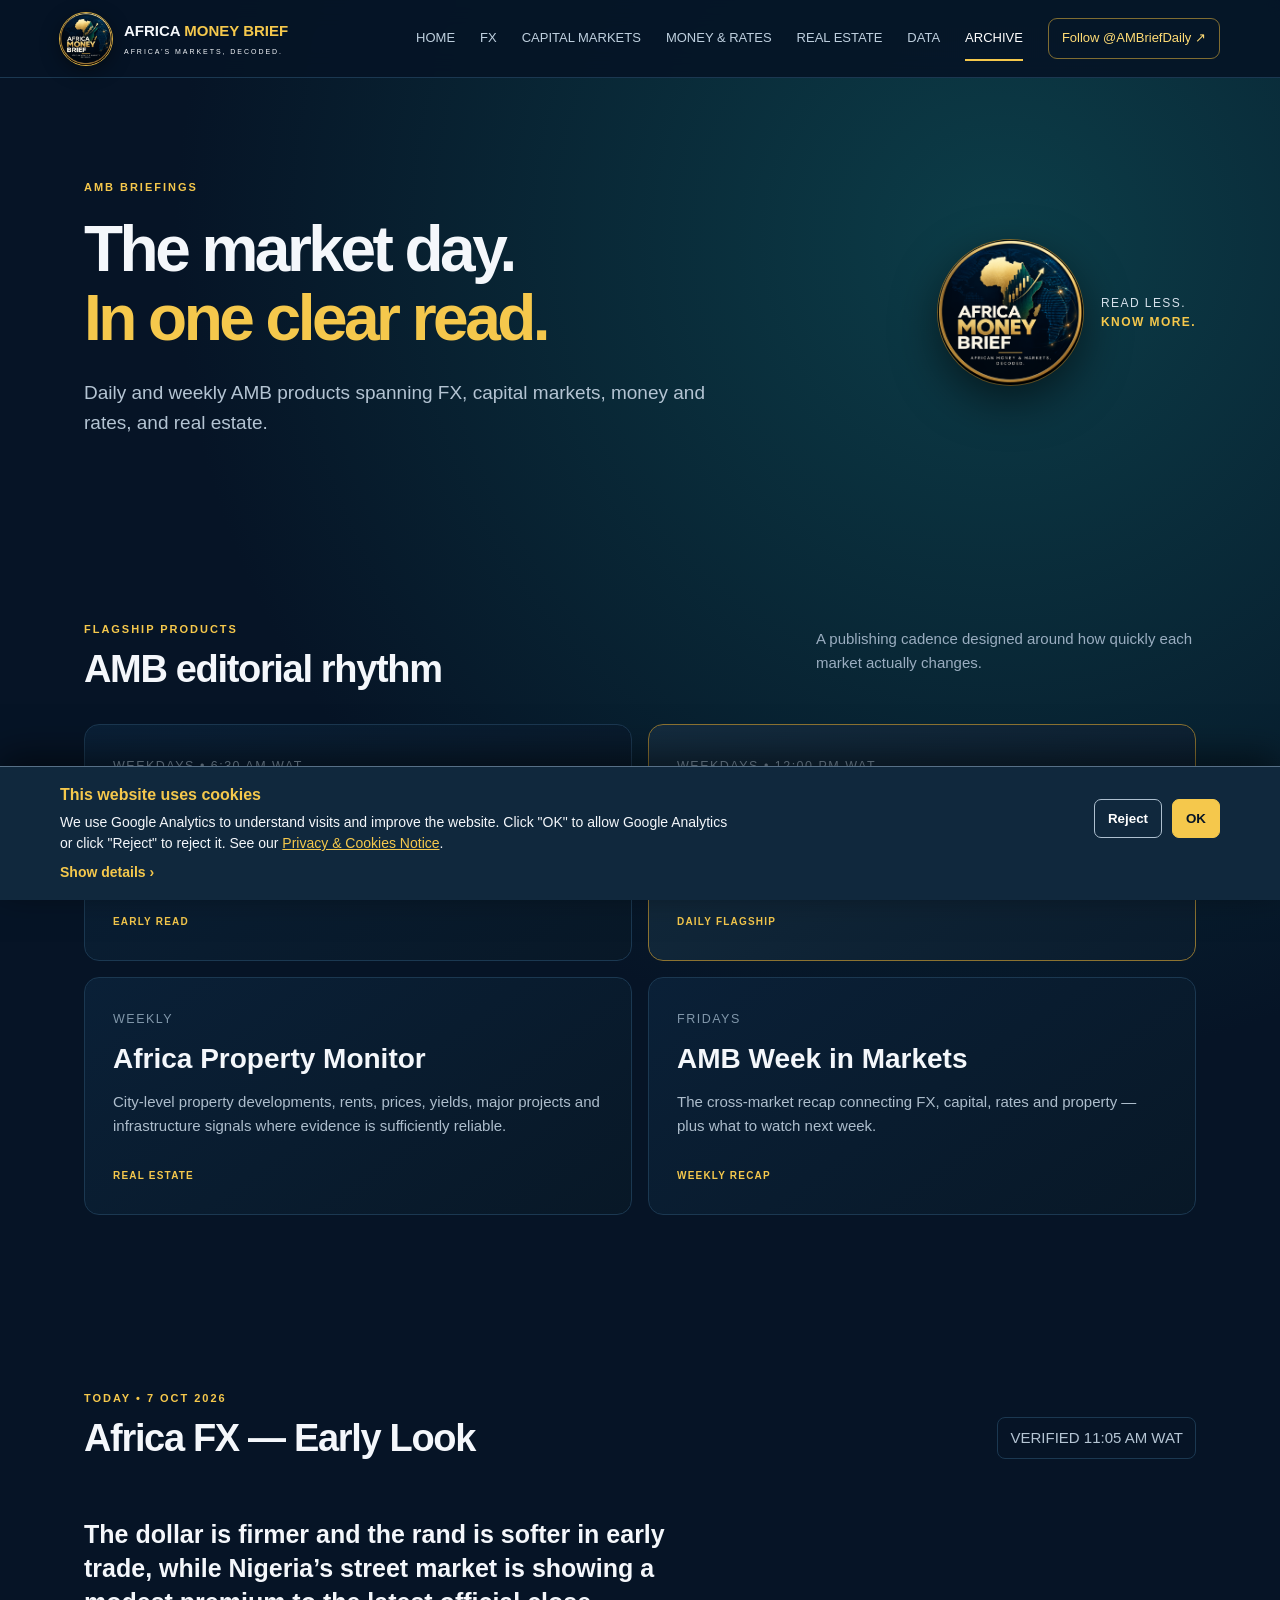
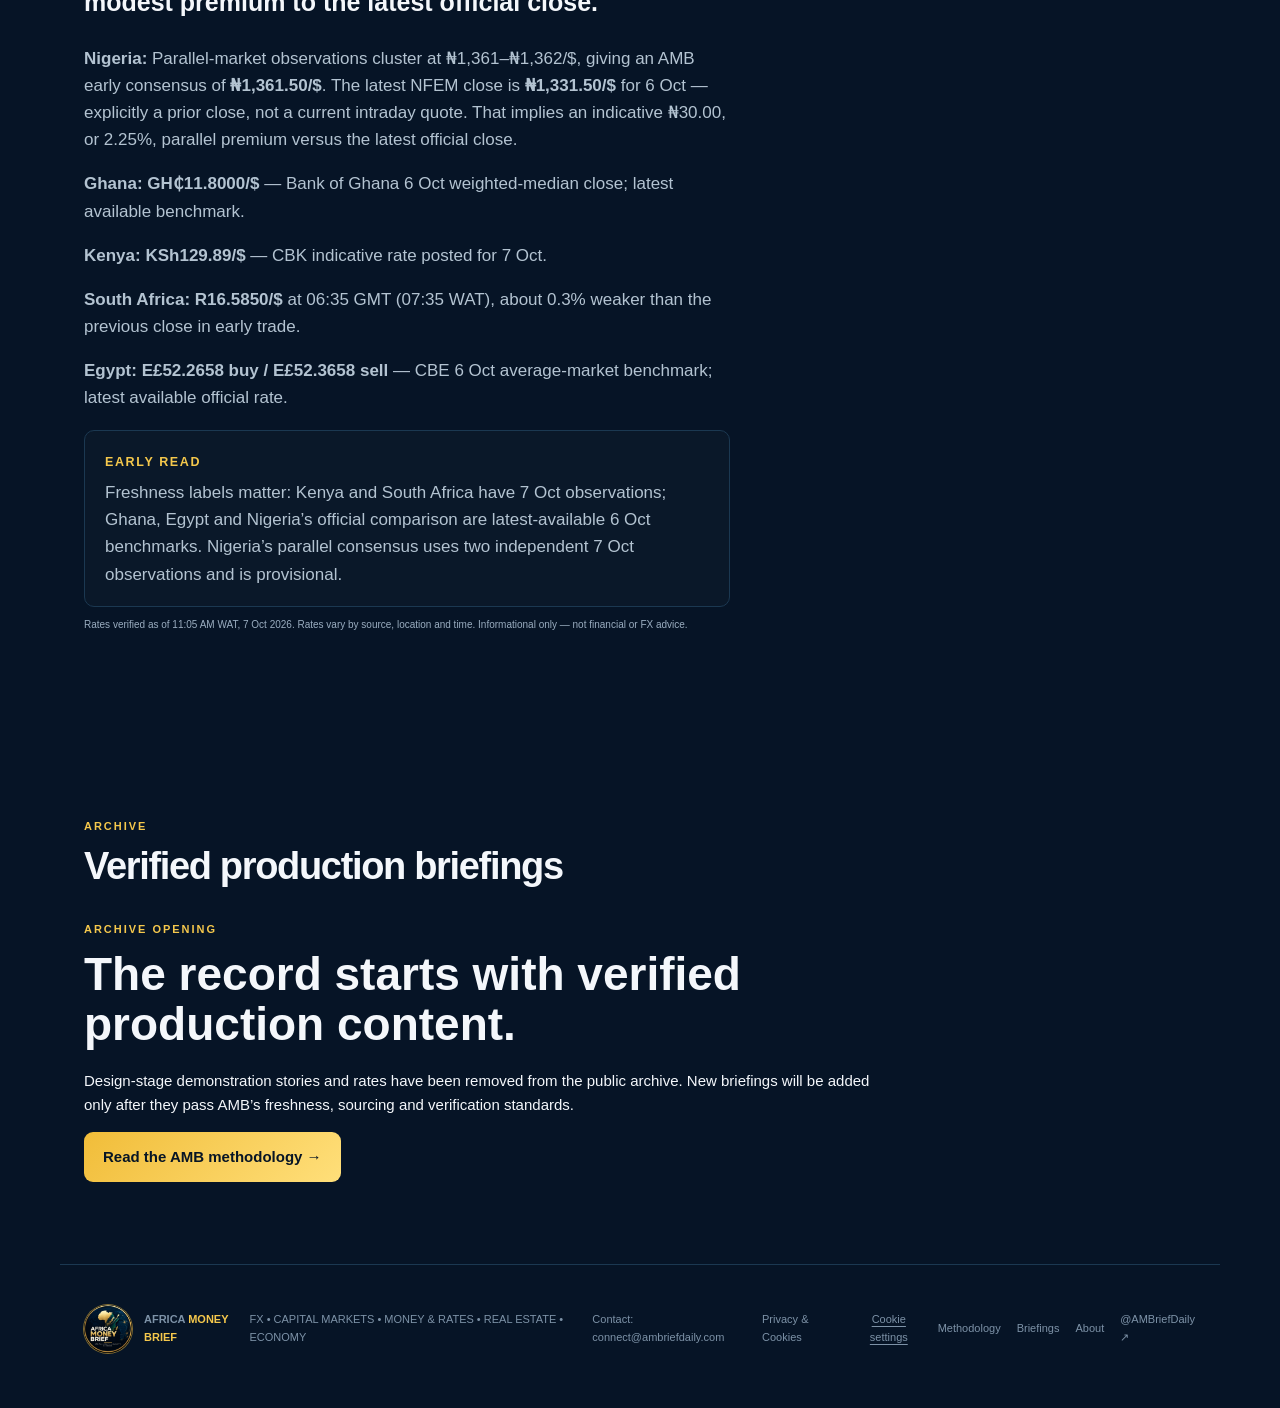
<file: briefings.html>
<!doctype html><html lang="en"><head>
<!-- AMB consent manager: Google Analytics loads only after opt-in -->
<link rel="stylesheet" href="assets/privacy.css">
<script defer src="assets/privacy.js"></script>
<meta charset="utf-8"><meta name="viewport" content="width=device-width,initial-scale=1"><meta name="description" content="Africa Money Brief daily and weekly flagship market briefings."><meta name="theme-color" content="#061426"><link rel="canonical" href="https://africamoneybrief.com/briefings.html"><meta property="og:site_name" content="Africa Money Brief"><meta property="og:title" content="Briefings | Africa Money Brief"><meta property="og:description" content="Africa Money Brief daily and weekly flagship market briefings."><meta property="og:image" content="https://africamoneybrief.com/assets/africa-money-brief-cover.png"><meta property="og:type" content="website"><meta name="twitter:card" content="summary_large_image"><title>Briefings | Africa Money Brief</title><link rel="icon" href="assets/africa-money-brief-logo.png"><link rel="stylesheet" href="styles.css"></head><body>
<header><a class="logo brand-logo" href="index.html"><img src="assets/africa-money-brief-logo.png" alt="Africa Money Brief logo"><span>AFRICA <em>MONEY BRIEF</em><small>AFRICA’S MARKETS, DECODED.</small></span></a><nav><a class="" href="index.html">HOME</a><a class="" href="fx.html">FX</a><a class="" href="capital-markets.html">CAPITAL MARKETS</a><a class="" href="money-rates.html">MONEY &amp; RATES</a><a class="" href="real-estate.html">REAL ESTATE</a><a class="" href="data.html">DATA</a><a class="active" href="archive.html">ARCHIVE</a><a class="x" href="https://x.com/AMBriefDaily">Follow @AMBriefDaily ↗</a></nav></header>
<main><section class="subhero"><div><p class="eyebrow">AMB BRIEFINGS</p><h1>The market day.<br><i>In one clear read.</i></h1><p class="lead">Daily and weekly AMB products spanning FX, capital markets, money and rates, and real estate.</p></div><div class="subhero-brand"><img src="assets/africa-money-brief-logo.png" alt="Africa Money Brief"><span>READ LESS.<br><b>KNOW MORE.</b></span></div></section>

<section class="section"><div class="heading"><div><p class="eyebrow">FLAGSHIP PRODUCTS</p><h2>AMB editorial rhythm</h2></div><p>A publishing cadence designed around how quickly each market actually changes.</p></div><div class="productgrid">
<article class="productcard"><small>WEEKDAYS • 6:30 AM WAT</small><h3>Africa FX — Early Look</h3><p>Overnight dollar context, early African market signals and the latest available official benchmarks, with prior closes explicitly labeled.</p><span>EARLY READ</span></article>
<article class="productcard flagship"><small>WEEKDAYS • 12:00 PM WAT</small><h3>Africa FX Morning Brief</h3><p>Verified rates, meaningful daily moves, Nigeria’s official/parallel spread and the context behind the numbers.</p><span>DAILY FLAGSHIP</span></article>
<article class="productcard"><small>WEEKLY</small><h3>Africa Property Monitor</h3><p>City-level property developments, rents, prices, yields, major projects and infrastructure signals where evidence is sufficiently reliable.</p><span>REAL ESTATE</span></article>
<article class="productcard"><small>FRIDAYS</small><h3>AMB Week in Markets</h3><p>The cross-market recap connecting FX, capital, rates and property — plus what to watch next week.</p><span>WEEKLY RECAP</span></article>
</div></section>

<section class="section"><div class="heading"><div><p class="eyebrow">TODAY • 7 OCT 2026</p><h2>Africa FX — Early Look</h2></div><span class="date">VERIFIED 11:05 AM WAT</span></div><div class="story"><article><p class="dek">The dollar is firmer and the rand is softer in early trade, while Nigeria’s street market is showing a modest premium to the latest official close.</p><div><p><b>Nigeria:</b> Parallel-market observations cluster at ₦1,361–₦1,362/$, giving an AMB early consensus of <b>₦1,361.50/$</b>. The latest NFEM close is <b>₦1,331.50/$</b> for 6 Oct — explicitly a prior close, not a current intraday quote. That implies an indicative ₦30.00, or 2.25%, parallel premium versus the latest official close.</p><p><b>Ghana:</b> <b>GH₵11.8000/$</b> — Bank of Ghana 6 Oct weighted-median close; latest available benchmark.</p><p><b>Kenya:</b> <b>KSh129.89/$</b> — CBK indicative rate posted for 7 Oct.</p><p><b>South Africa:</b> <b>R16.5850/$</b> at 06:35 GMT (07:35 WAT), about 0.3% weaker than the previous close in early trade.</p><p><b>Egypt:</b> <b>E£52.2658 buy / E£52.3658 sell</b> — CBE 6 Oct average-market benchmark; latest available official rate.</p></div><div class="take"><small>EARLY READ</small><p>Freshness labels matter: Kenya and South Africa have 7 Oct observations; Ghana, Egypt and Nigeria’s official comparison are latest-available 6 Oct benchmarks. Nigeria’s parallel consensus uses two independent 7 Oct observations and is provisional.</p></div><p class="fine">Rates verified as of 11:05 AM WAT, 7 Oct 2026. Rates vary by source, location and time. Informational only — not financial or FX advice.</p></article></div></section>

<section class="section"><div class="heading"><div><p class="eyebrow">ARCHIVE</p><h2>Verified production briefings</h2></div></div><div class="aboutstatement"><p class="eyebrow">ARCHIVE OPENING</p><h2>The record starts with verified production content.</h2><p>Design-stage demonstration stories and rates have been removed from the public archive. New briefings will be added only after they pass AMB’s freshness, sourcing and verification standards.</p><a class="btn" href="methodology.html">Read the AMB methodology →</a></div></section>
</main><footer><div class="logo footer-logo"><img src="assets/africa-money-brief-logo.png" alt="Africa Money Brief logo"><span>AFRICA <em>MONEY BRIEF</em></span></div><p>FX • CAPITAL MARKETS • MONEY & RATES • REAL ESTATE • ECONOMY</p><div class="footerlinks"><a href="mailto:connect@ambriefdaily.com">Contact: connect@ambriefdaily.com</a><a href="privacy.html">Privacy &amp; Cookies</a><button type="button" class="amb-cookie-settings" data-amb-cookie-settings>Cookie settings</button><a href="methodology.html">Methodology</a><a href="briefings.html">Briefings</a><a href="about.html">About</a><a href="https://x.com/AMBriefDaily">@AMBriefDaily ↗</a></div></footer></body></html>
</file>
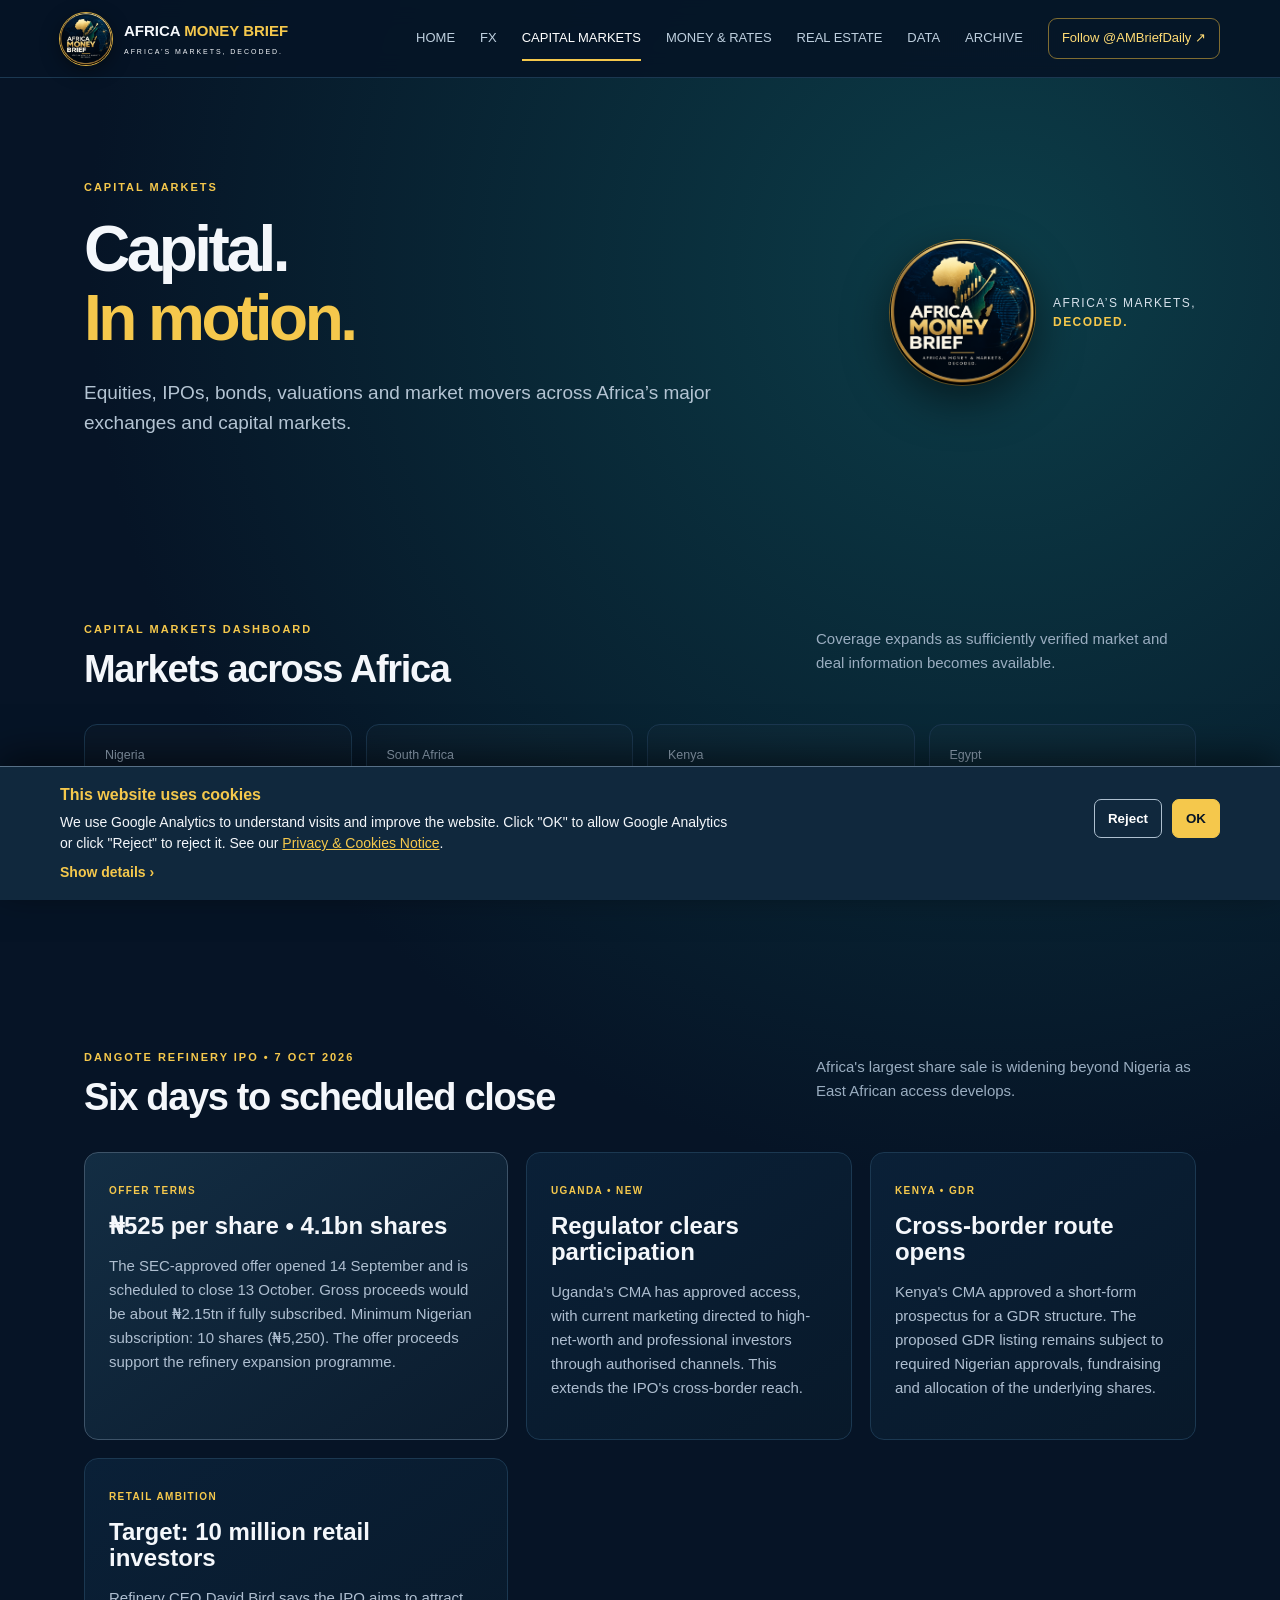
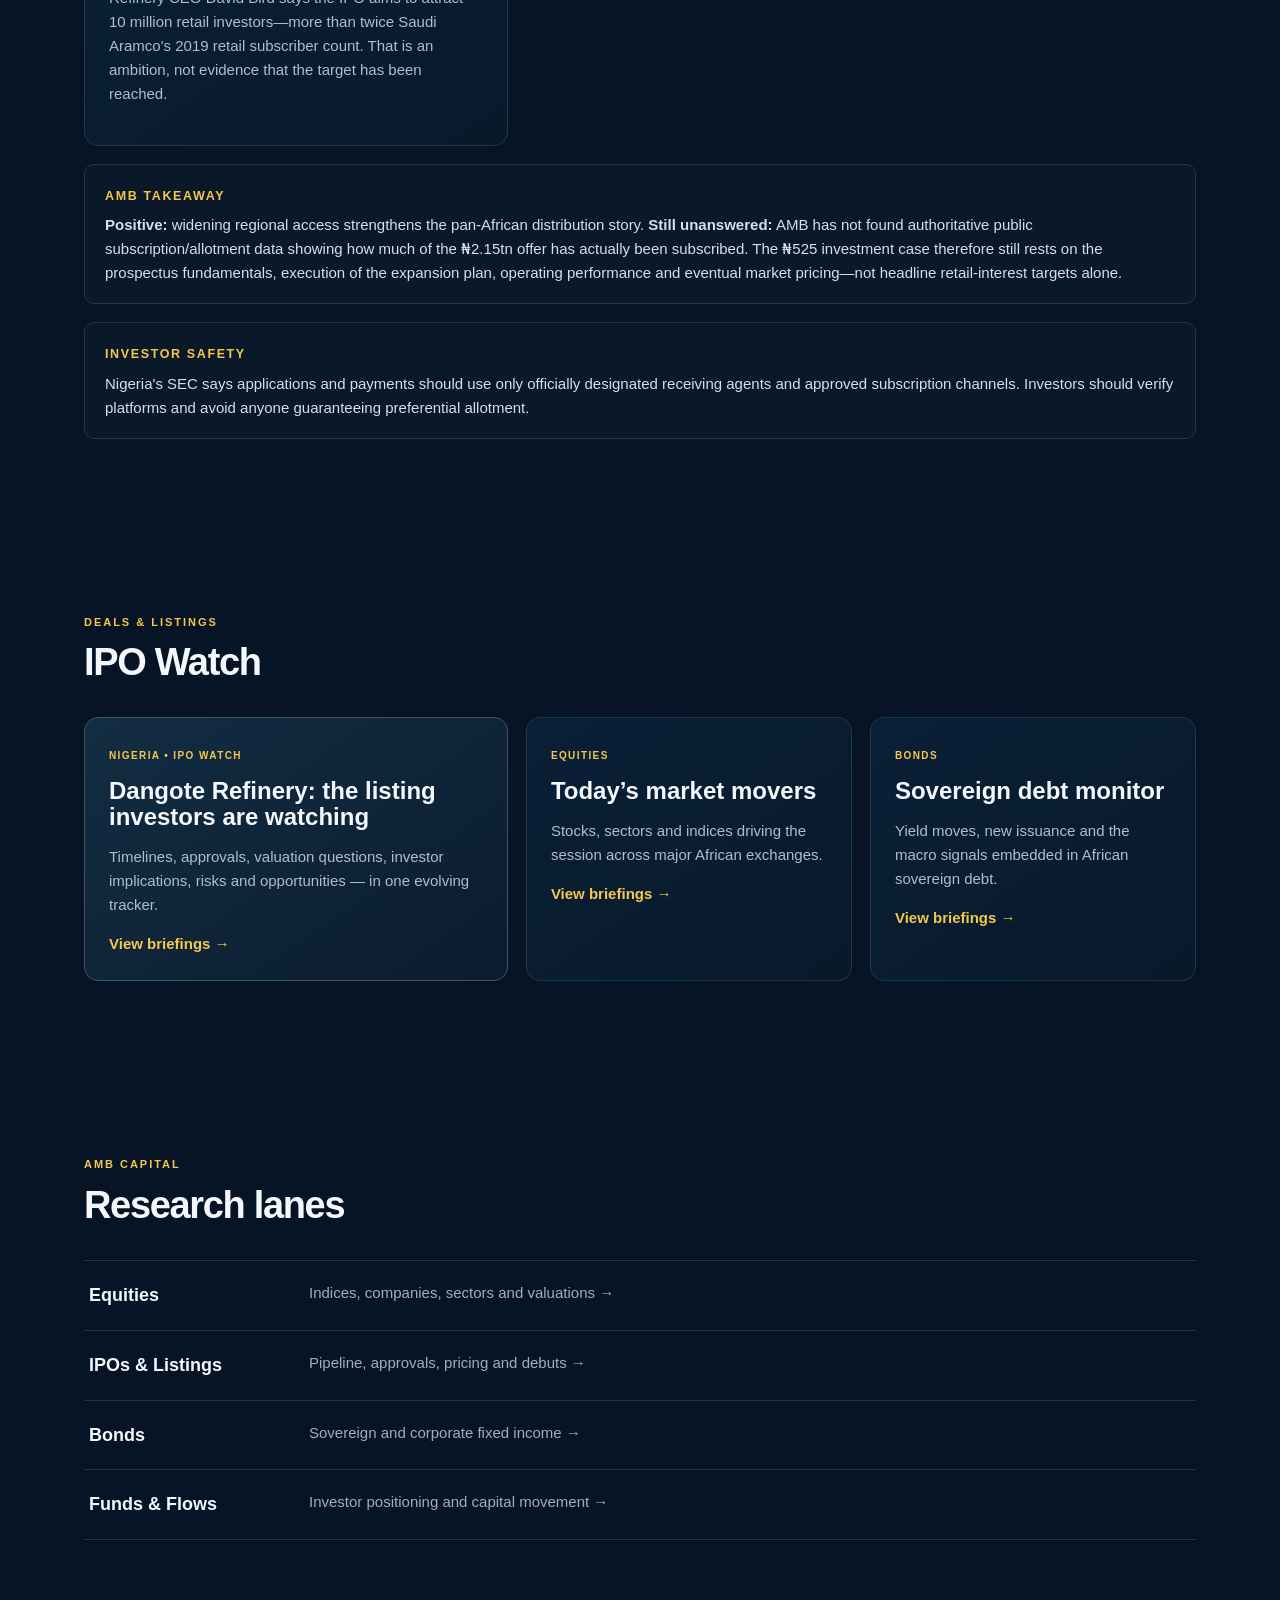
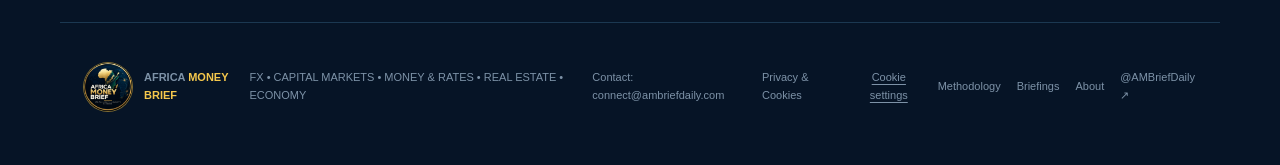
<file: capital-markets.html>
<!doctype html><html lang="en"><head>
<!-- AMB consent manager: Google Analytics loads only after opt-in -->
<link rel="stylesheet" href="assets/privacy.css">
<script defer src="assets/privacy.js"></script>
<meta charset="utf-8"><meta name="viewport" content="width=device-width,initial-scale=1">
<meta name="description" content="Equities, IPOs, bonds, valuations and market movers across Africa’s major exchanges and capital markets."><meta name="theme-color" content="#061426"><link rel="canonical" href="https://africamoneybrief.com/capital-markets.html"><meta property="og:site_name" content="Africa Money Brief"><meta property="og:title" content="Capital Markets | Africa Money Brief"><meta property="og:description" content="Equities, IPOs, bonds, valuations and market movers across Africa’s major exchanges and capital markets."><meta property="og:image" content="https://africamoneybrief.com/assets/africa-money-brief-cover.png"><meta property="og:type" content="website"><meta name="twitter:card" content="summary_large_image"><title>Capital Markets | Africa Money Brief</title>
<link rel="icon" type="image/png" href="assets/africa-money-brief-logo.png"><link rel="stylesheet" href="styles.css"></head><body>
<header><a class="logo brand-logo" href="index.html"><img src="assets/africa-money-brief-logo.png" alt="Africa Money Brief logo"><span>AFRICA <em>MONEY BRIEF</em><small>AFRICA’S MARKETS, DECODED.</small></span></a><nav><a class="" href="index.html">HOME</a><a class="" href="fx.html">FX</a><a class="active" href="capital-markets.html">CAPITAL MARKETS</a><a class="" href="money-rates.html">MONEY &amp; RATES</a><a class="" href="real-estate.html">REAL ESTATE</a><a class="" href="data.html">DATA</a><a class="" href="archive.html">ARCHIVE</a><a class="x" href="https://x.com/AMBriefDaily">Follow @AMBriefDaily ↗</a></nav></header>
<main>
<section class="subhero"><div><p class="eyebrow">CAPITAL MARKETS</p><h1>Capital.<br><i>In motion.</i></h1><p class="lead">Equities, IPOs, bonds, valuations and market movers across Africa’s major exchanges and capital markets.</p></div>
<div class="subhero-brand"><img src="assets/africa-money-brief-logo.png" alt="Africa Money Brief"><span>AFRICA’S MARKETS,<br><b>DECODED.</b></span></div></section>

<section class="section"><div class="heading"><div><p class="eyebrow">CAPITAL MARKETS DASHBOARD</p><h2>Markets across Africa</h2></div><p>Coverage expands as sufficiently verified market and deal information becomes available.</p></div>
<div class="dashgrid"><div class="metric"><small>Nigeria</small><strong>NGX</strong><span>Equities • IPOs • Bonds</span></div>
<div class="metric"><small>South Africa</small><strong>JSE</strong><span>Large-cap & sector moves</span></div><div class="metric"><small>Kenya</small><strong>NSE</strong><span>Equities & fixed income</span></div>
<div class="metric"><small>Egypt</small><strong>EGX</strong><span>Equities & listings</span></div></div></section>
<section class="section"><div class="heading"><div><p class="eyebrow">DANGOTE REFINERY IPO • 7 OCT 2026</p><h2>Six days to scheduled close</h2></div><p>Africa's largest share sale is widening beyond Nigeria as East African access develops.</p></div>
<div class="cards">
<article class="card feature"><span class="tag">OFFER TERMS</span><h3>₦525 per share • 4.1bn shares</h3><p>The SEC-approved offer opened 14 September and is scheduled to close 13 October. Gross proceeds would be about ₦2.15tn if fully subscribed. Minimum Nigerian subscription: 10 shares (₦5,250). The offer proceeds support the refinery expansion programme.</p></article>
<article class="card"><span class="tag">UGANDA • NEW</span><h3>Regulator clears participation</h3><p>Uganda's CMA has approved access, with current marketing directed to high-net-worth and professional investors through authorised channels. This extends the IPO's cross-border reach.</p></article>
<article class="card"><span class="tag">KENYA • GDR</span><h3>Cross-border route opens</h3><p>Kenya's CMA approved a short-form prospectus for a GDR structure. The proposed GDR listing remains subject to required Nigerian approvals, fundraising and allocation of the underlying shares.</p></article>
<article class="card"><span class="tag">RETAIL AMBITION</span><h3>Target: 10 million retail investors</h3><p>Refinery CEO David Bird says the IPO aims to attract 10 million retail investors—more than twice Saudi Aramco's 2019 retail subscriber count. That is an ambition, not evidence that the target has been reached.</p></article>
</div>
<div class="take"><small>AMB TAKEAWAY</small><p><b>Positive:</b> widening regional access strengthens the pan-African distribution story. <b>Still unanswered:</b> AMB has not found authoritative public subscription/allotment data showing how much of the ₦2.15tn offer has actually been subscribed. The ₦525 investment case therefore still rests on the prospectus fundamentals, execution of the expansion plan, operating performance and eventual market pricing—not headline retail-interest targets alone.</p></div>
<div class="take"><small>INVESTOR SAFETY</small><p>Nigeria's SEC says applications and payments should use only officially designated receiving agents and approved subscription channels. Investors should verify platforms and avoid anyone guaranteeing preferential allotment.</p></div>
</section><section class="section"><div class="heading"><div><p class="eyebrow">DEALS & LISTINGS</p><h2>IPO Watch</h2></div></div><div class="cards">
<article class="card feature"><span class="tag">NIGERIA • IPO WATCH</span><h3>Dangote Refinery: the listing investors are watching</h3><p>Timelines, approvals, valuation questions, investor implications, risks and opportunities — in one evolving tracker.</p><a href="briefings.html">View briefings →</a></article>
<article class="card"><span class="tag">EQUITIES</span><h3>Today’s market movers</h3><p>Stocks, sectors and indices driving the session across major African exchanges.</p><a href="briefings.html">View briefings →</a></article>
<article class="card"><span class="tag">BONDS</span><h3>Sovereign debt monitor</h3><p>Yield moves, new issuance and the macro signals embedded in African sovereign debt.</p><a href="briefings.html">View briefings →</a></article></div></section>
<section class="section"><div class="heading"><div><p class="eyebrow">AMB CAPITAL</p><h2>Research lanes</h2></div></div>
<div class="topiclist"><a href="briefings.html"><b>Equities</b><span>Indices, companies, sectors and valuations →</span></a><a href="briefings.html"><b>IPOs & Listings</b><span>Pipeline, approvals, pricing and debuts →</span></a><a href="briefings.html"><b>Bonds</b><span>Sovereign and corporate fixed income →</span></a><a href="briefings.html"><b>Funds & Flows</b><span>Investor positioning and capital movement →</span></a></div></section>

</main><footer><div class="logo footer-logo"><img src="assets/africa-money-brief-logo.png" alt="Africa Money Brief logo"><span>AFRICA <em>MONEY BRIEF</em></span></div><p>FX • CAPITAL MARKETS • MONEY &amp; RATES • REAL ESTATE • ECONOMY</p><div class="footerlinks"><a href="mailto:connect@ambriefdaily.com">Contact: connect@ambriefdaily.com</a><a href="privacy.html">Privacy &amp; Cookies</a><button type="button" class="amb-cookie-settings" data-amb-cookie-settings>Cookie settings</button><a href="methodology.html">Methodology</a><a href="briefings.html">Briefings</a><a href="about.html">About</a><a href="https://x.com/AMBriefDaily">@AMBriefDaily ↗</a></div></footer></body></html>
</file>
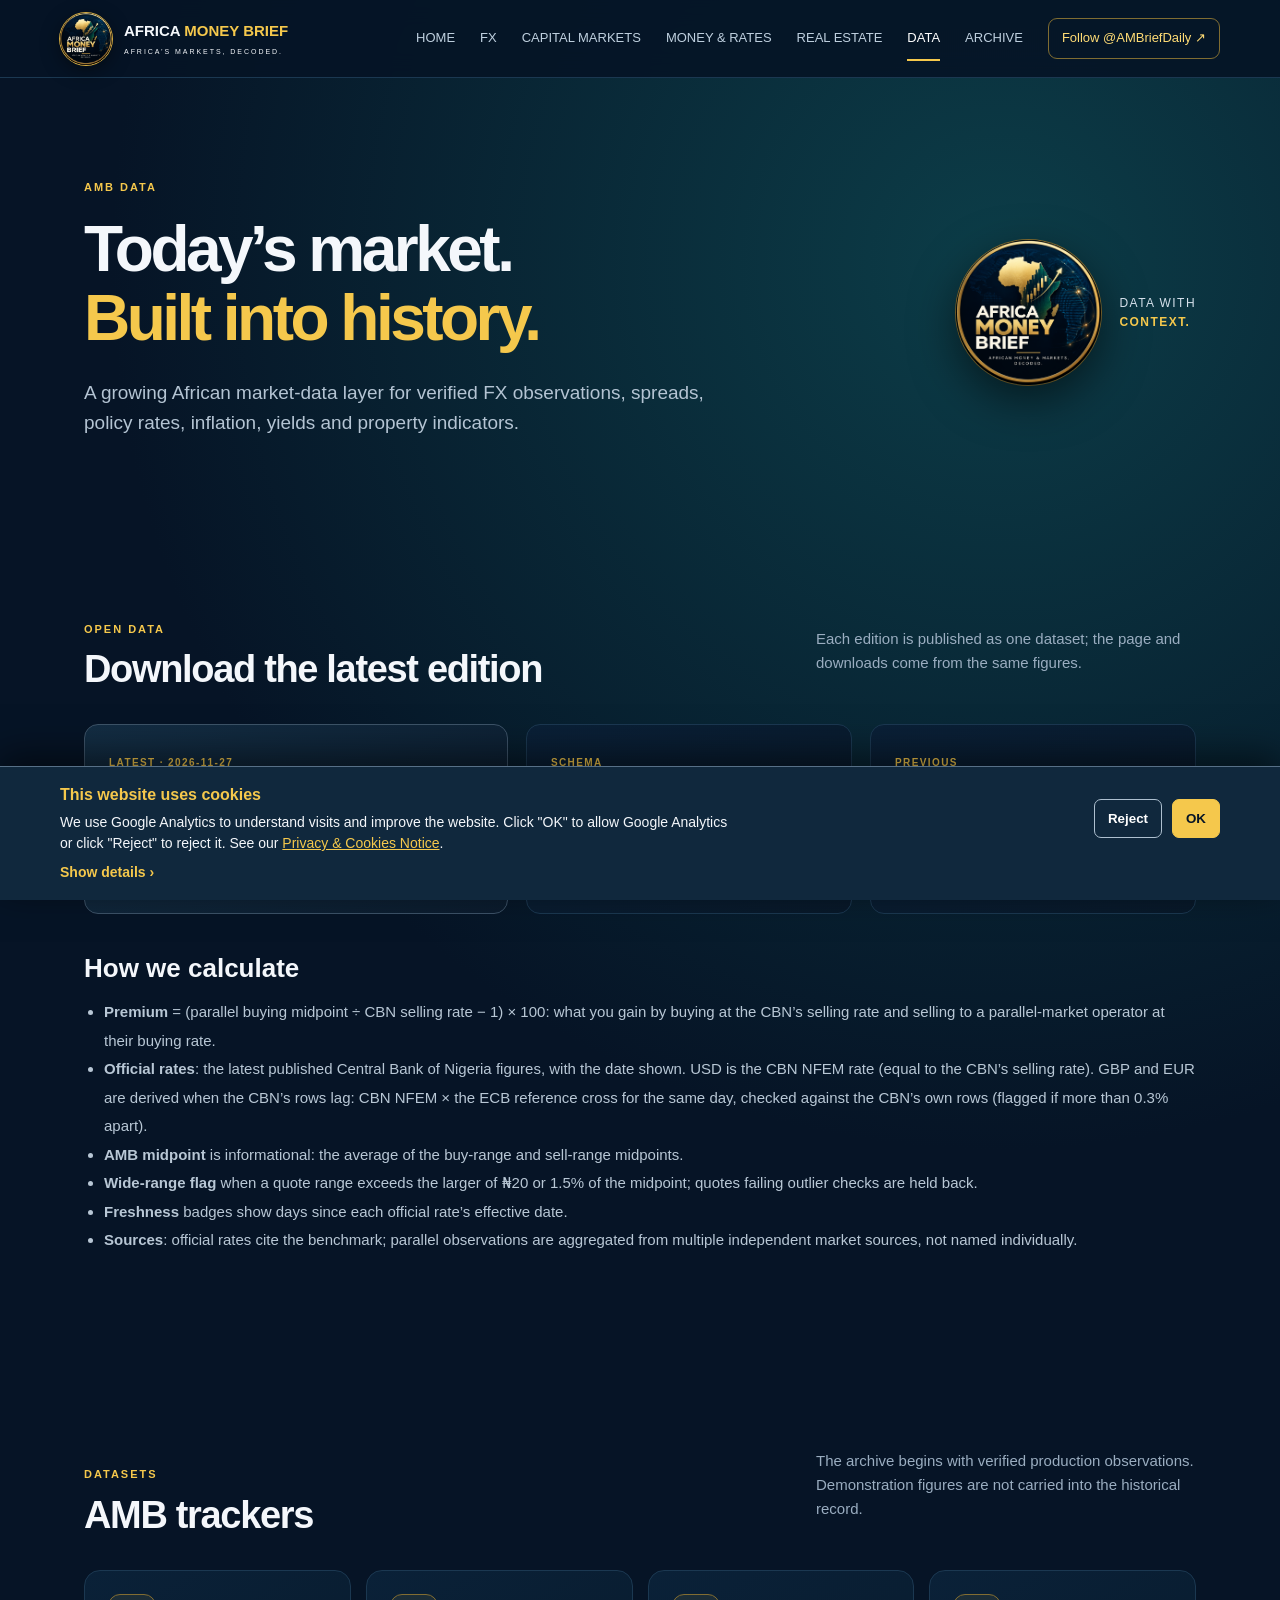
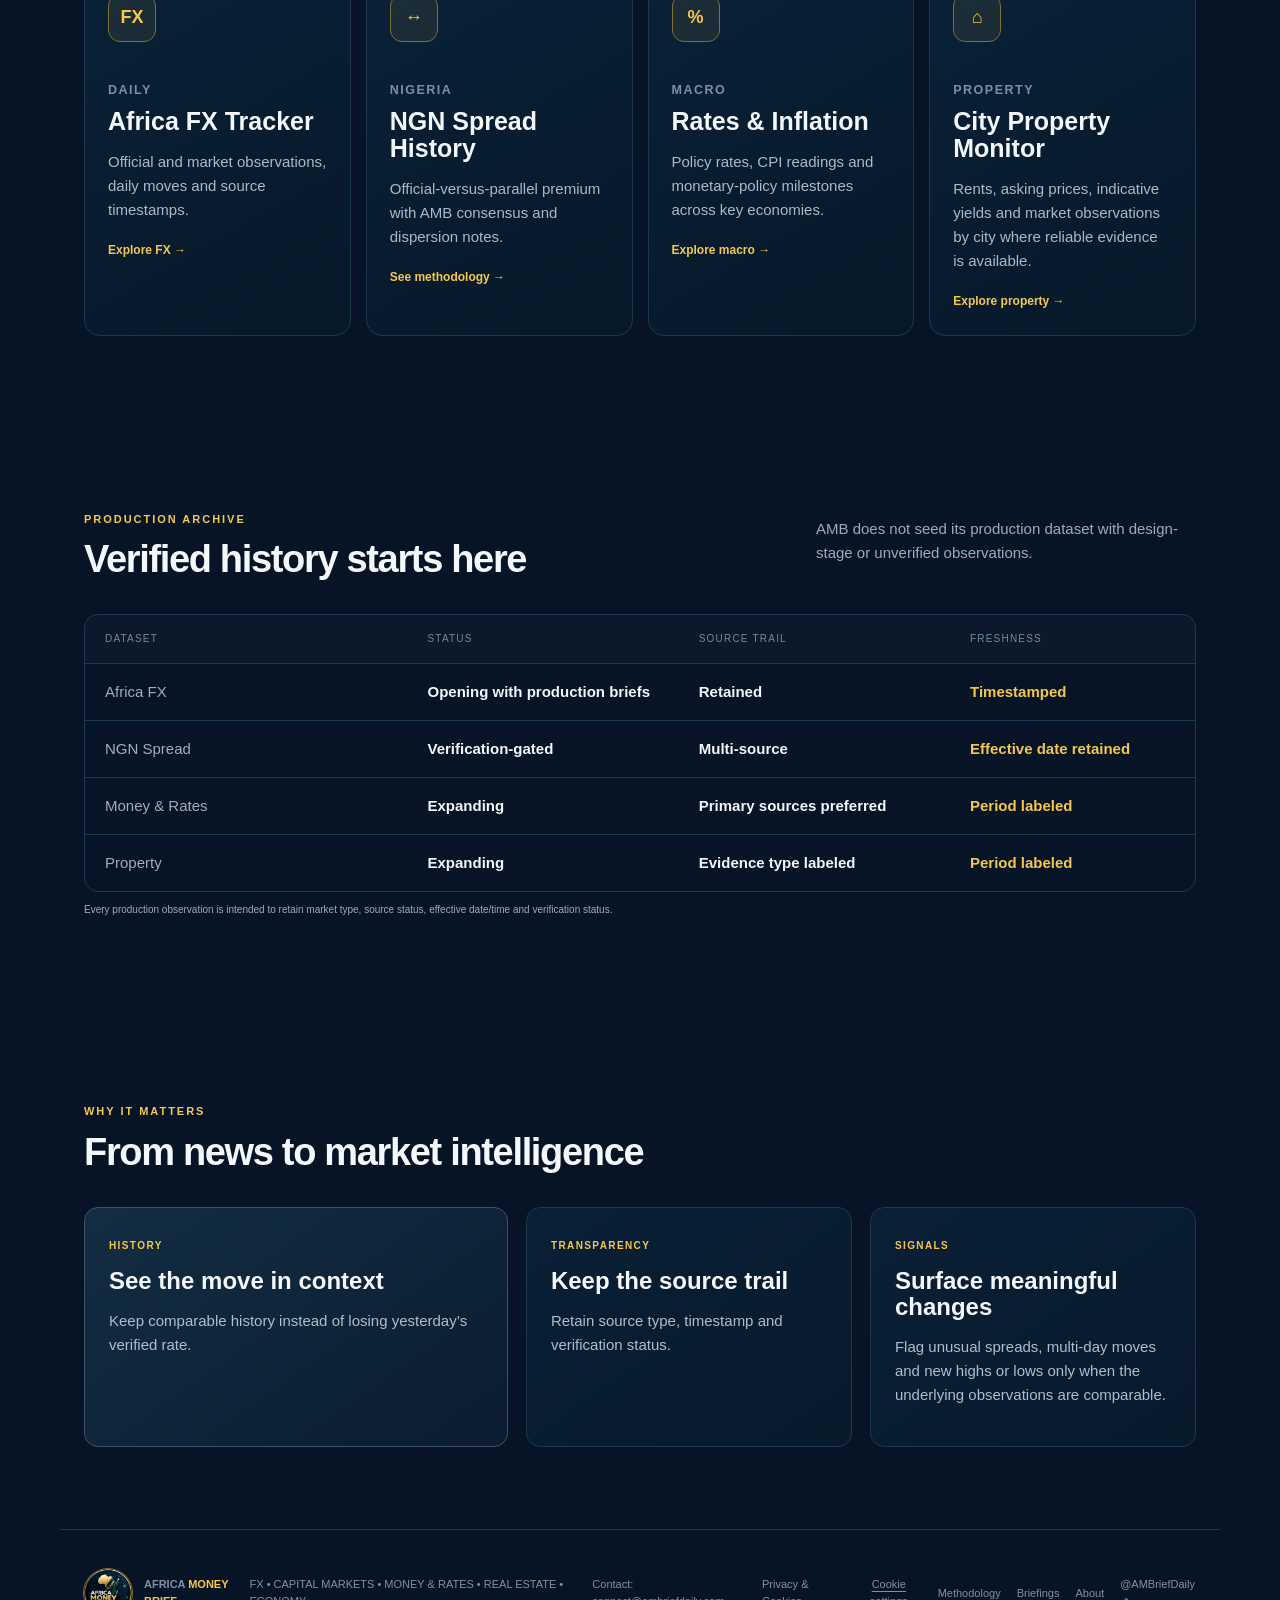
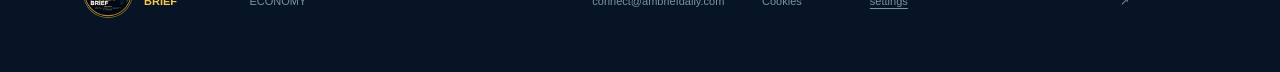
<file: data.html>
<!doctype html><html lang="en"><head>
<!-- AMB consent manager: Google Analytics loads only after opt-in -->
<link rel="stylesheet" href="assets/privacy.css">
<script defer src="assets/privacy.js"></script>
<meta charset="utf-8"><meta name="viewport" content="width=device-width,initial-scale=1"><meta name="description" content="Open FX datasets and methodology from Africa Money Brief."><meta name="theme-color" content="#061426"><link rel="canonical" href="https://africamoneybrief.com/data.html"><meta property="og:site_name" content="Africa Money Brief"><meta property="og:title" content="Data | Africa Money Brief"><meta property="og:description" content="Open FX datasets and methodology from Africa Money Brief."><meta property="og:image" content="https://africamoneybrief.com/assets/africa-money-brief-cover.png"><meta property="og:type" content="website"><meta name="twitter:card" content="summary_large_image"><title>Data | Africa Money Brief</title><link rel="icon" type="image/png" href="assets/africa-money-brief-logo.png"><link rel="stylesheet" href="styles.css"><link rel="stylesheet" href="assets/redesign.css"></head><body><header><a class="logo brand-logo" href="index.html"><img src="assets/africa-money-brief-logo.png" alt="Africa Money Brief logo"><span>AFRICA <em>MONEY BRIEF</em><small>AFRICA’S MARKETS, DECODED.</small></span></a><nav><a class="" href="index.html">HOME</a><a class="" href="fx.html">FX</a><a class="" href="capital-markets.html">CAPITAL MARKETS</a><a class="" href="money-rates.html">MONEY &amp; RATES</a><a class="" href="real-estate.html">REAL ESTATE</a><a class="active" href="data.html">DATA</a><a class="" href="archive.html">ARCHIVE</a><a class="x" href="https://x.com/AMBriefDaily">Follow @AMBriefDaily ↗</a></nav></header>
<main><section class="subhero"><div><p class="eyebrow">AMB DATA</p><h1>Today’s market.<br><i>Built into history.</i></h1><p class="lead">A growing African market-data layer for verified FX observations, spreads, policy rates, inflation, yields and property indicators.</p></div><div class="subhero-brand"><img src="assets/africa-money-brief-logo.png" alt="Africa Money Brief"><span>DATA WITH<br><b>CONTEXT.</b></span></div></section><div class="v2"><section class="section"><div class="heading"><div><p class="eyebrow">OPEN DATA</p><h2>Download the latest edition</h2></div><p>Each edition is published as one dataset; the page and downloads come from the same figures.</p></div>
<div class="cards"><!--AMB:data-latest--><article class="card feature"><span class="tag">LATEST · 2026-11-27</span><h3>FX Flagship dataset</h3><p><a href="data/fx/latest.json" style="color:var(--gold)">JSON</a> · <a href="data/fx/series.csv" style="color:var(--gold)">CSV</a> · <a href="data/fx/2026-11-27.json" style="color:var(--gold)">dated copy</a></p></article><!--/AMB:data-latest--><article class="card"><span class="tag">SCHEMA</span><h3>CSV fields</h3><p>date, pair, market, rate_type, low, high, mid, official, premium_pct, asof</p></article><article class="card"><span class="tag">PREVIOUS</span><h3>8 Oct and 7 Oct</h3><p><a href="data/2026-10-08-africa-fx-flagship.json" style="color:var(--gold)">8 Oct JSON</a> · <a href="data/2026-10-07-africa-fx-early-look.json" style="color:var(--gold)">7 Oct Early Look JSON</a></p></article></div>
<h2 class="h2s">How we calculate</h2><ul class="lst"><li><b>Premium</b> = (parallel buying midpoint ÷ CBN selling rate − 1) × 100: what you gain by buying at the CBN’s selling rate and selling to a parallel-market operator at their buying rate.</li><li><b>Official rates</b>: the latest published Central Bank of Nigeria figures, with the date shown. USD is the CBN NFEM rate (equal to the CBN’s selling rate). GBP and EUR are derived when the CBN’s rows lag: CBN NFEM × the ECB reference cross for the same day, checked against the CBN’s own rows (flagged if more than 0.3% apart).</li><li><b>AMB midpoint</b> is informational: the average of the buy-range and sell-range midpoints.</li><li><b>Wide-range flag</b> when a quote range exceeds the larger of ₦20 or 1.5% of the midpoint; quotes failing outlier checks are held back.</li><li><b>Freshness</b> badges show days since each official rate’s effective date.</li><li><b>Sources</b>: official rates cite the benchmark; parallel observations are aggregated from multiple independent market sources, not named individually.</li></ul></section></div>

<section class="section"><div class="heading"><div><p class="eyebrow">DATASETS</p><h2>AMB trackers</h2></div><p>The archive begins with verified production observations. Demonstration figures are not carried into the historical record.</p></div><div class="portalgrid">
<a class="portal" href="fx.html"><span class="portal-icon">FX</span><small>DAILY</small><h3>Africa FX Tracker</h3><p>Official and market observations, daily moves and source timestamps.</p><b>Explore FX →</b></a>
<a class="portal" href="methodology.html"><span class="portal-icon">↔</span><small>NIGERIA</small><h3>NGN Spread History</h3><p>Official-versus-parallel premium with AMB consensus and dispersion notes.</p><b>See methodology →</b></a>
<a class="portal" href="money-rates.html"><span class="portal-icon">%</span><small>MACRO</small><h3>Rates & Inflation</h3><p>Policy rates, CPI readings and monetary-policy milestones across key economies.</p><b>Explore macro →</b></a>
<a class="portal" href="real-estate.html"><span class="portal-icon">⌂</span><small>PROPERTY</small><h3>City Property Monitor</h3><p>Rents, asking prices, indicative yields and market observations by city where reliable evidence is available.</p><b>Explore property →</b></a>
</div></section>

<section class="section"><div class="heading"><div><p class="eyebrow">PRODUCTION ARCHIVE</p><h2>Verified history starts here</h2></div><p>AMB does not seed its production dataset with design-stage or unverified observations.</p></div><div class="historycard"><div class="historyhead"><span>DATASET</span><span>STATUS</span><span>SOURCE TRAIL</span><span>FRESHNESS</span></div>
<div class="historyrow"><span>Africa FX</span><b>Opening with production briefs</b><b>Retained</b><strong>Timestamped</strong></div>
<div class="historyrow"><span>NGN Spread</span><b>Verification-gated</b><b>Multi-source</b><strong>Effective date retained</strong></div>
<div class="historyrow"><span>Money & Rates</span><b>Expanding</b><b>Primary sources preferred</b><strong>Period labeled</strong></div>
<div class="historyrow"><span>Property</span><b>Expanding</b><b>Evidence type labeled</b><strong>Period labeled</strong></div>
</div><p class="fine">Every production observation is intended to retain market type, source status, effective date/time and verification status.</p></section>

<section class="section"><div class="heading"><div><p class="eyebrow">WHY IT MATTERS</p><h2>From news to market intelligence</h2></div></div><div class="cards"><article class="card feature"><span class="tag">HISTORY</span><h3>See the move in context</h3><p>Keep comparable history instead of losing yesterday’s verified rate.</p></article><article class="card"><span class="tag">TRANSPARENCY</span><h3>Keep the source trail</h3><p>Retain source type, timestamp and verification status.</p></article><article class="card"><span class="tag">SIGNALS</span><h3>Surface meaningful changes</h3><p>Flag unusual spreads, multi-day moves and new highs or lows only when the underlying observations are comparable.</p></article></div></section>
</main><footer><div class="logo footer-logo"><img src="assets/africa-money-brief-logo.png" alt="Africa Money Brief logo"><span>AFRICA <em>MONEY BRIEF</em></span></div><p>FX • CAPITAL MARKETS • MONEY & RATES • REAL ESTATE • ECONOMY</p><div class="footerlinks"><a href="mailto:connect@ambriefdaily.com">Contact: connect@ambriefdaily.com</a><a href="privacy.html">Privacy &amp; Cookies</a><button type="button" class="amb-cookie-settings" data-amb-cookie-settings>Cookie settings</button><a href="methodology.html">Methodology</a><a href="briefings.html">Briefings</a><a href="about.html">About</a><a href="https://x.com/AMBriefDaily">@AMBriefDaily ↗</a></div></footer></body></html>
</file>
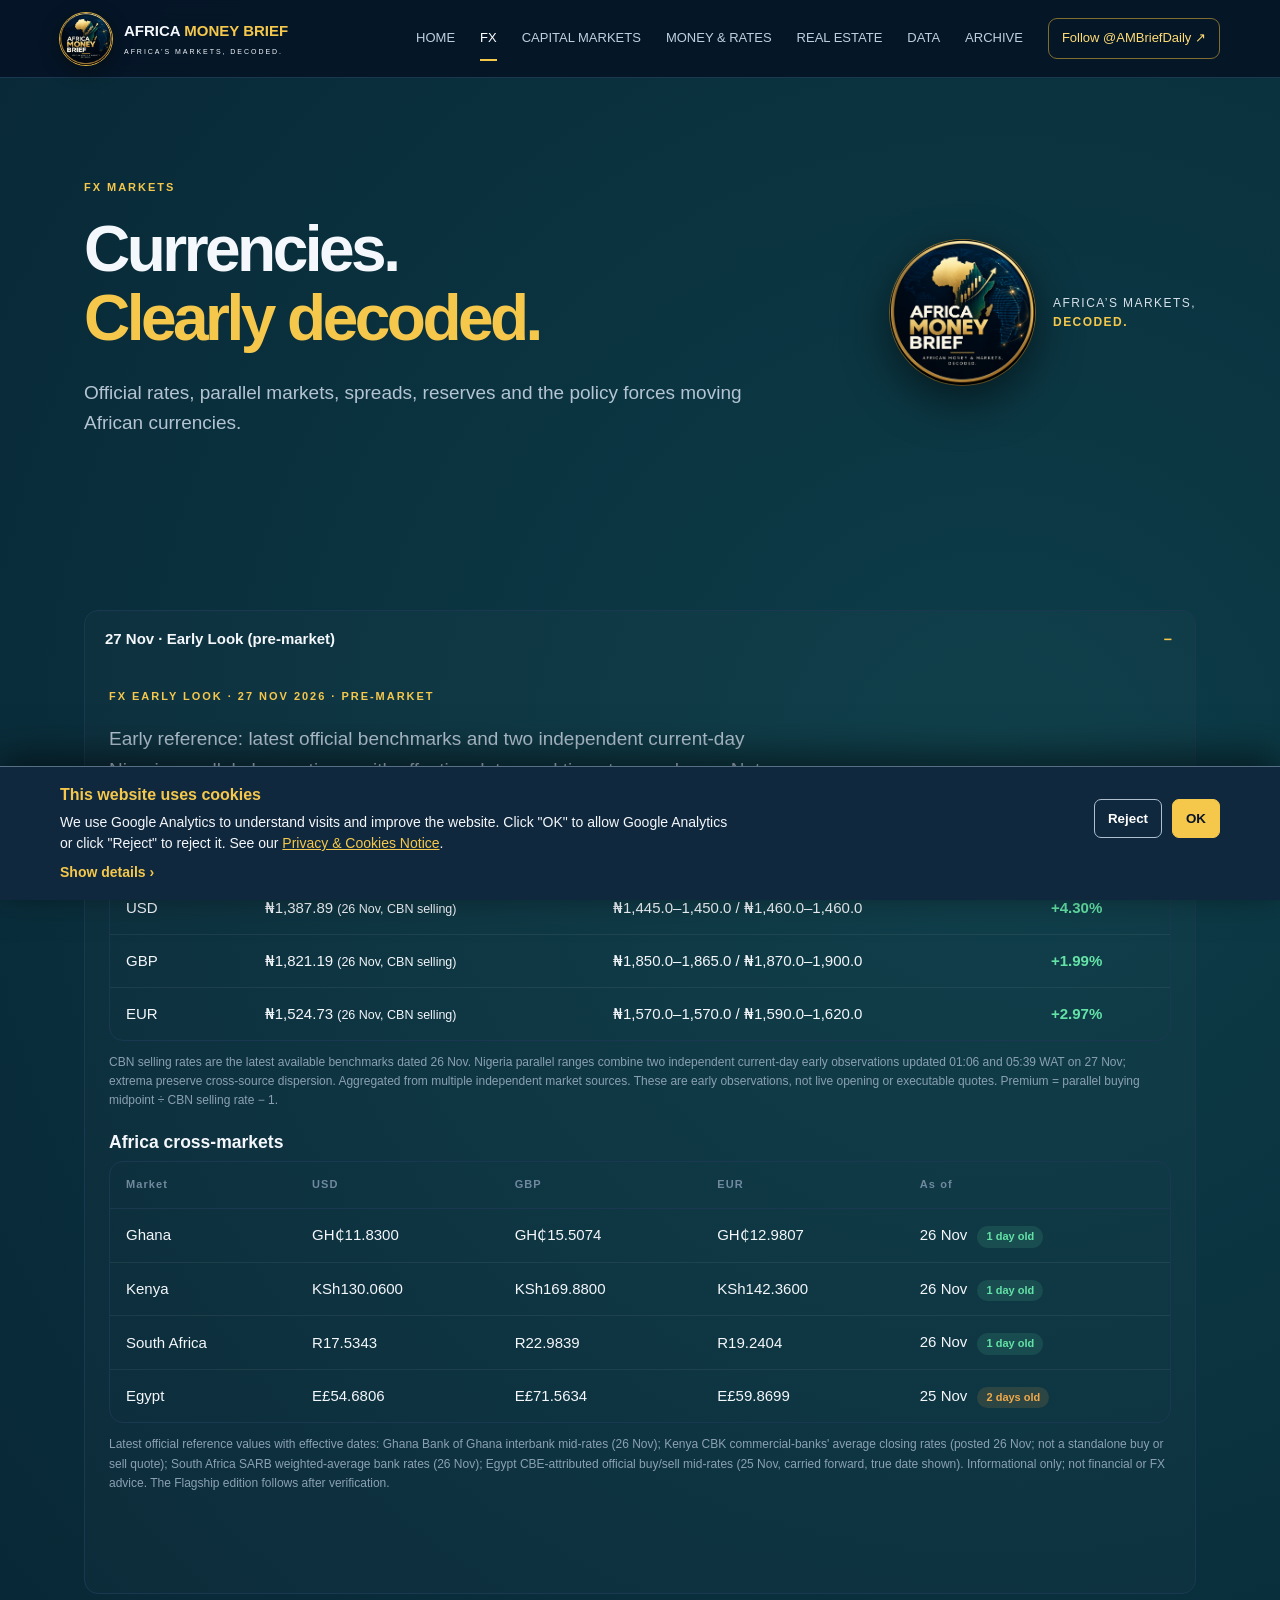
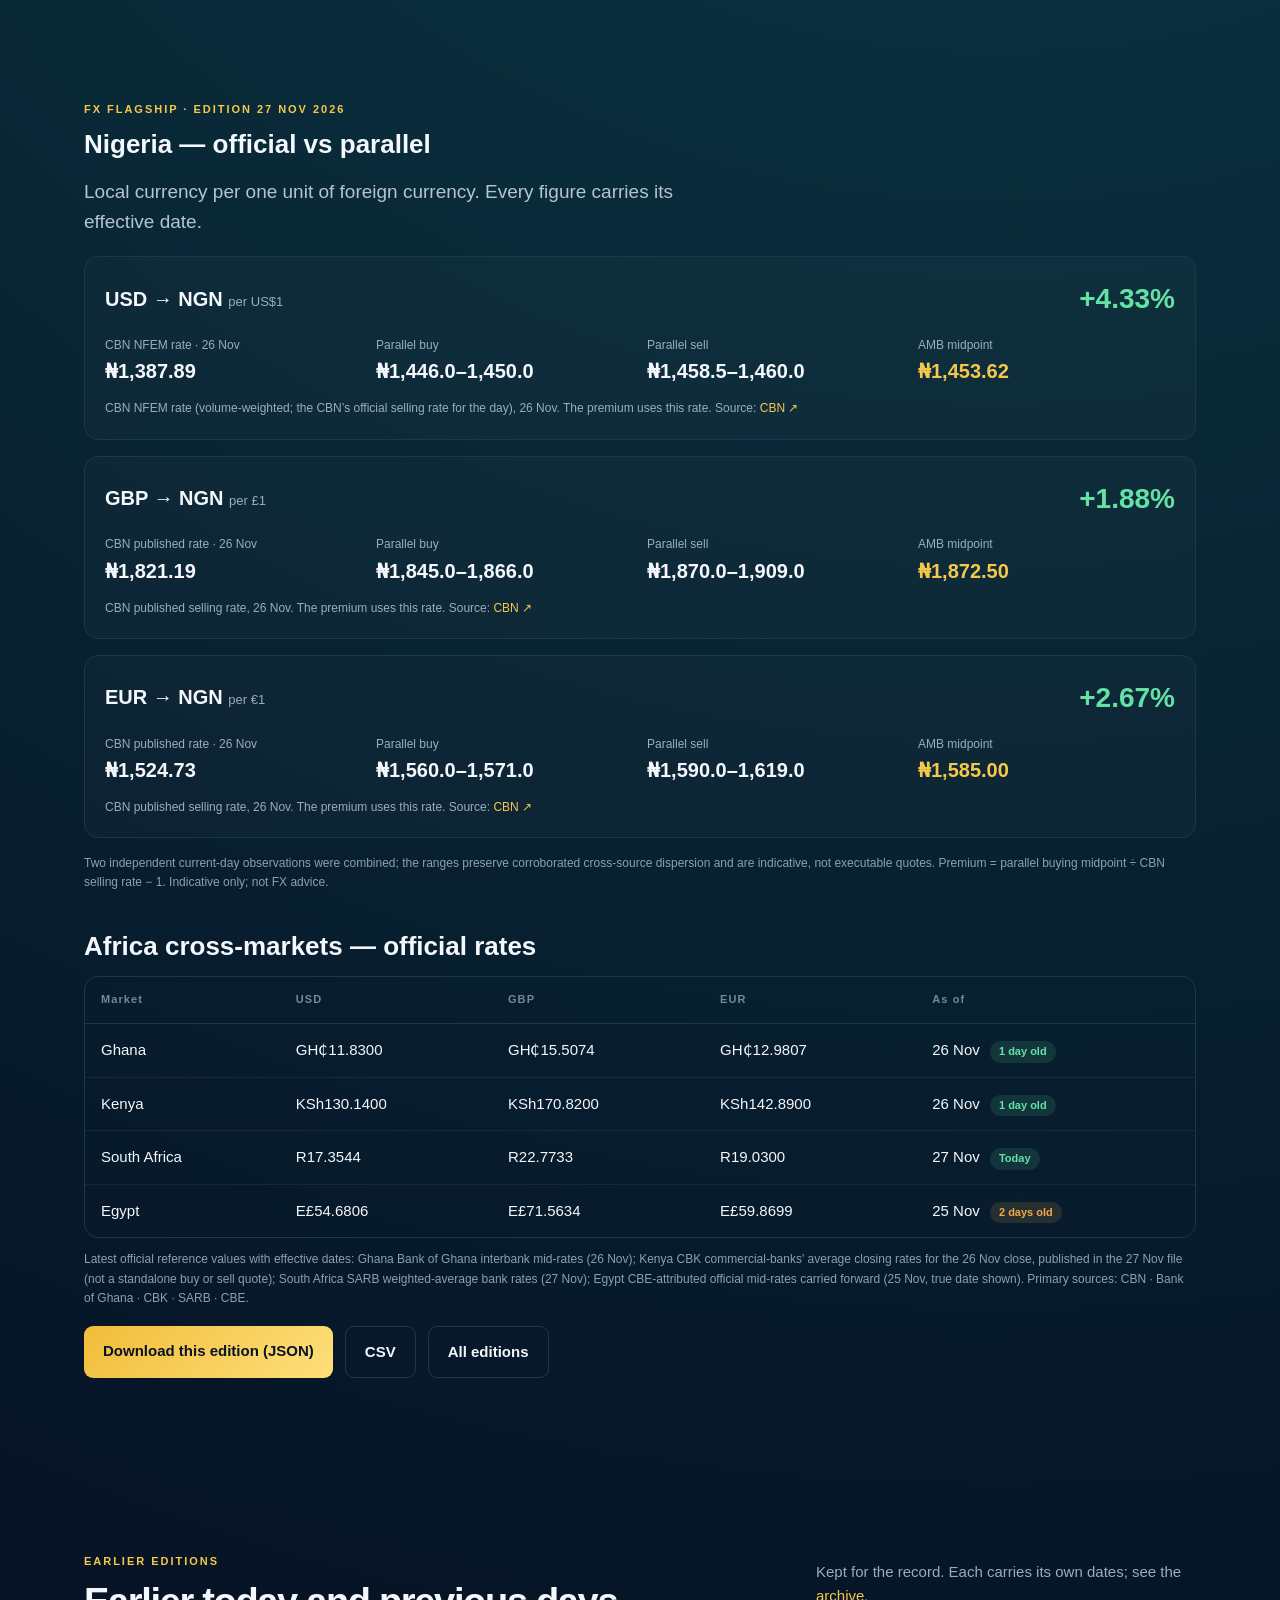
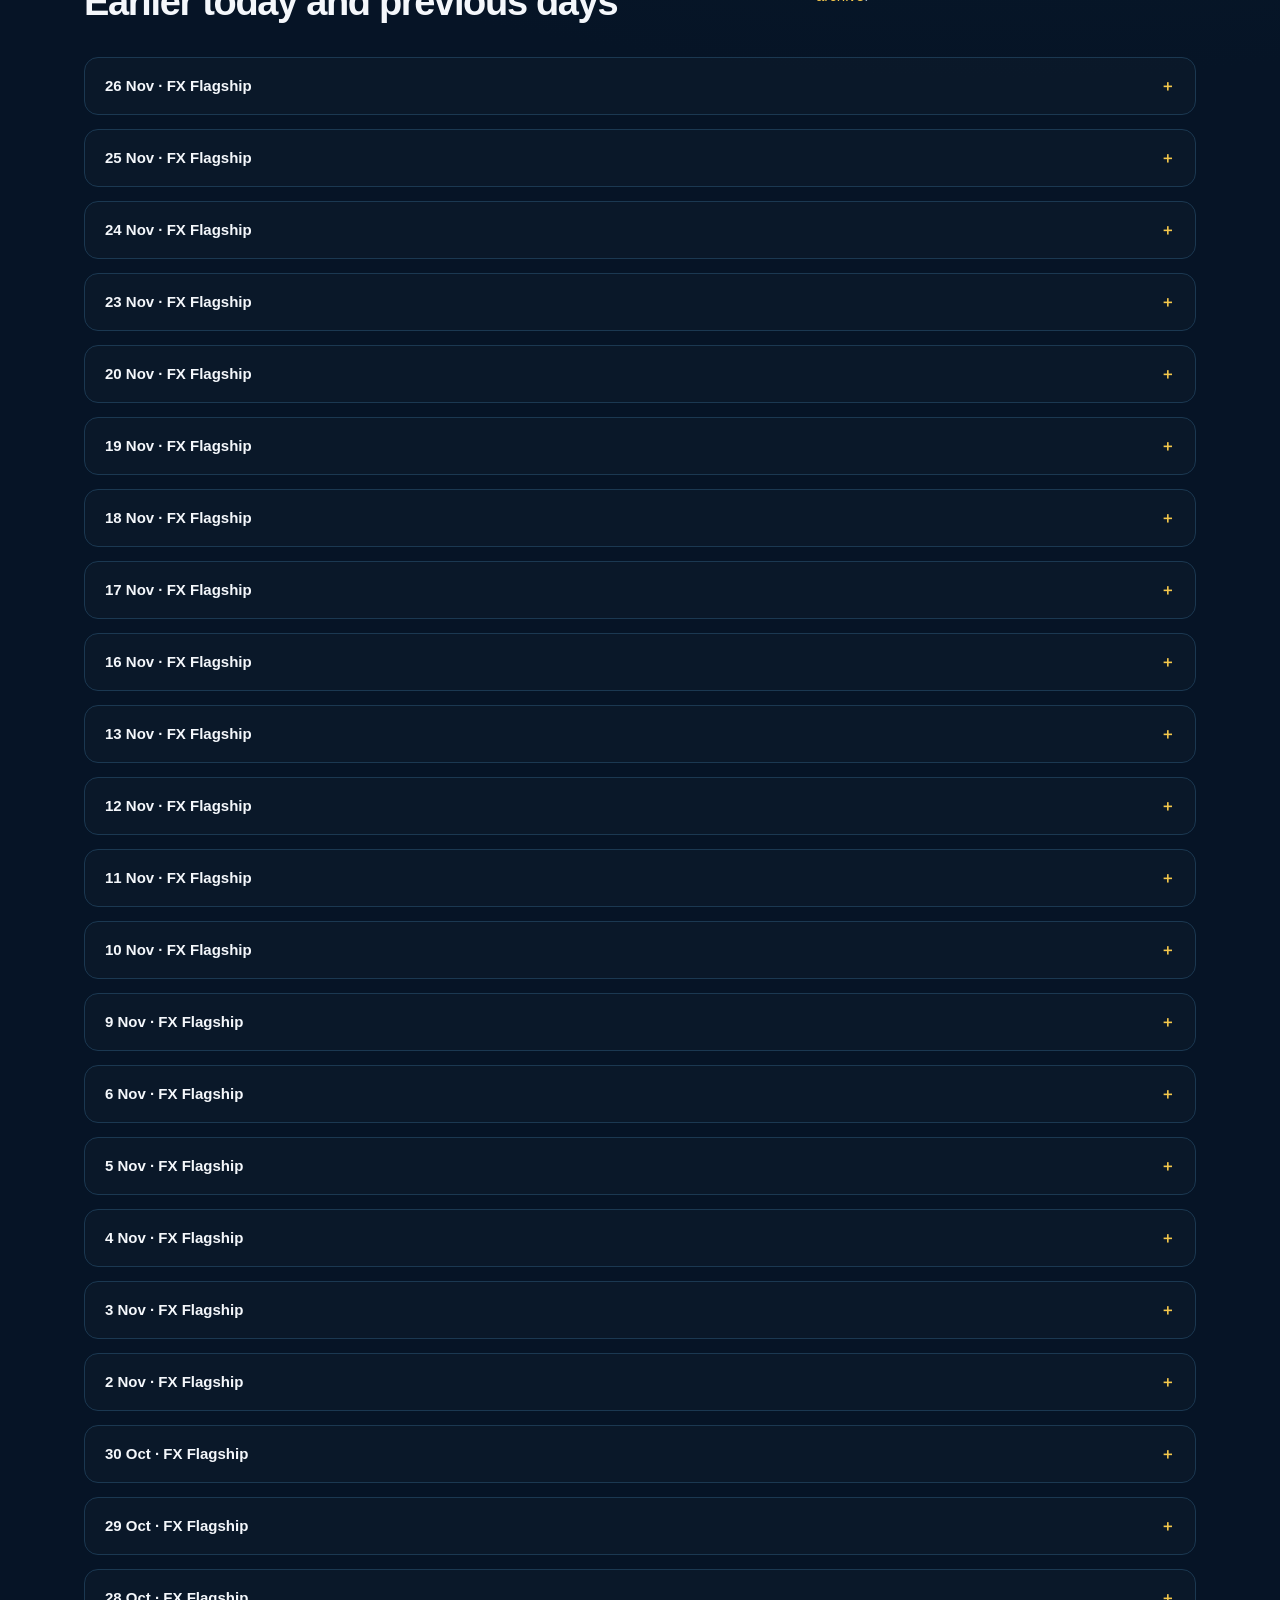
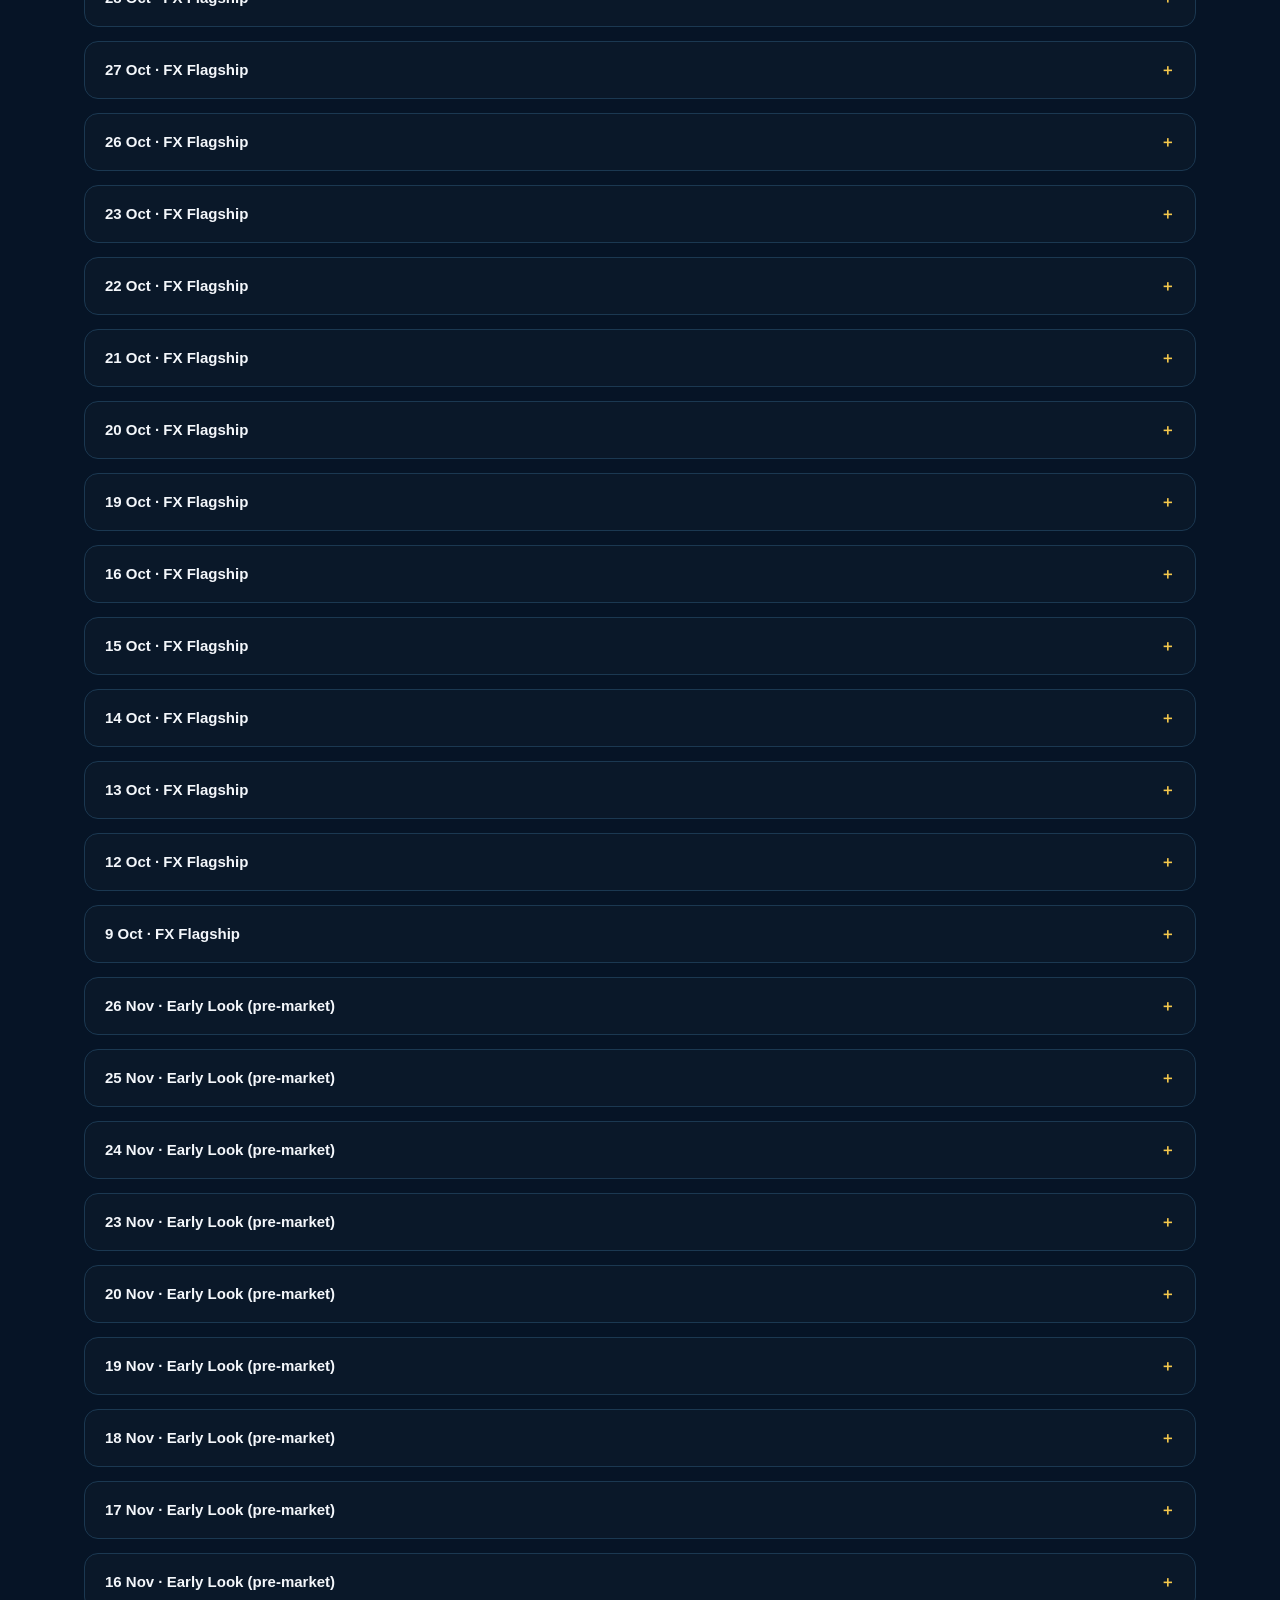
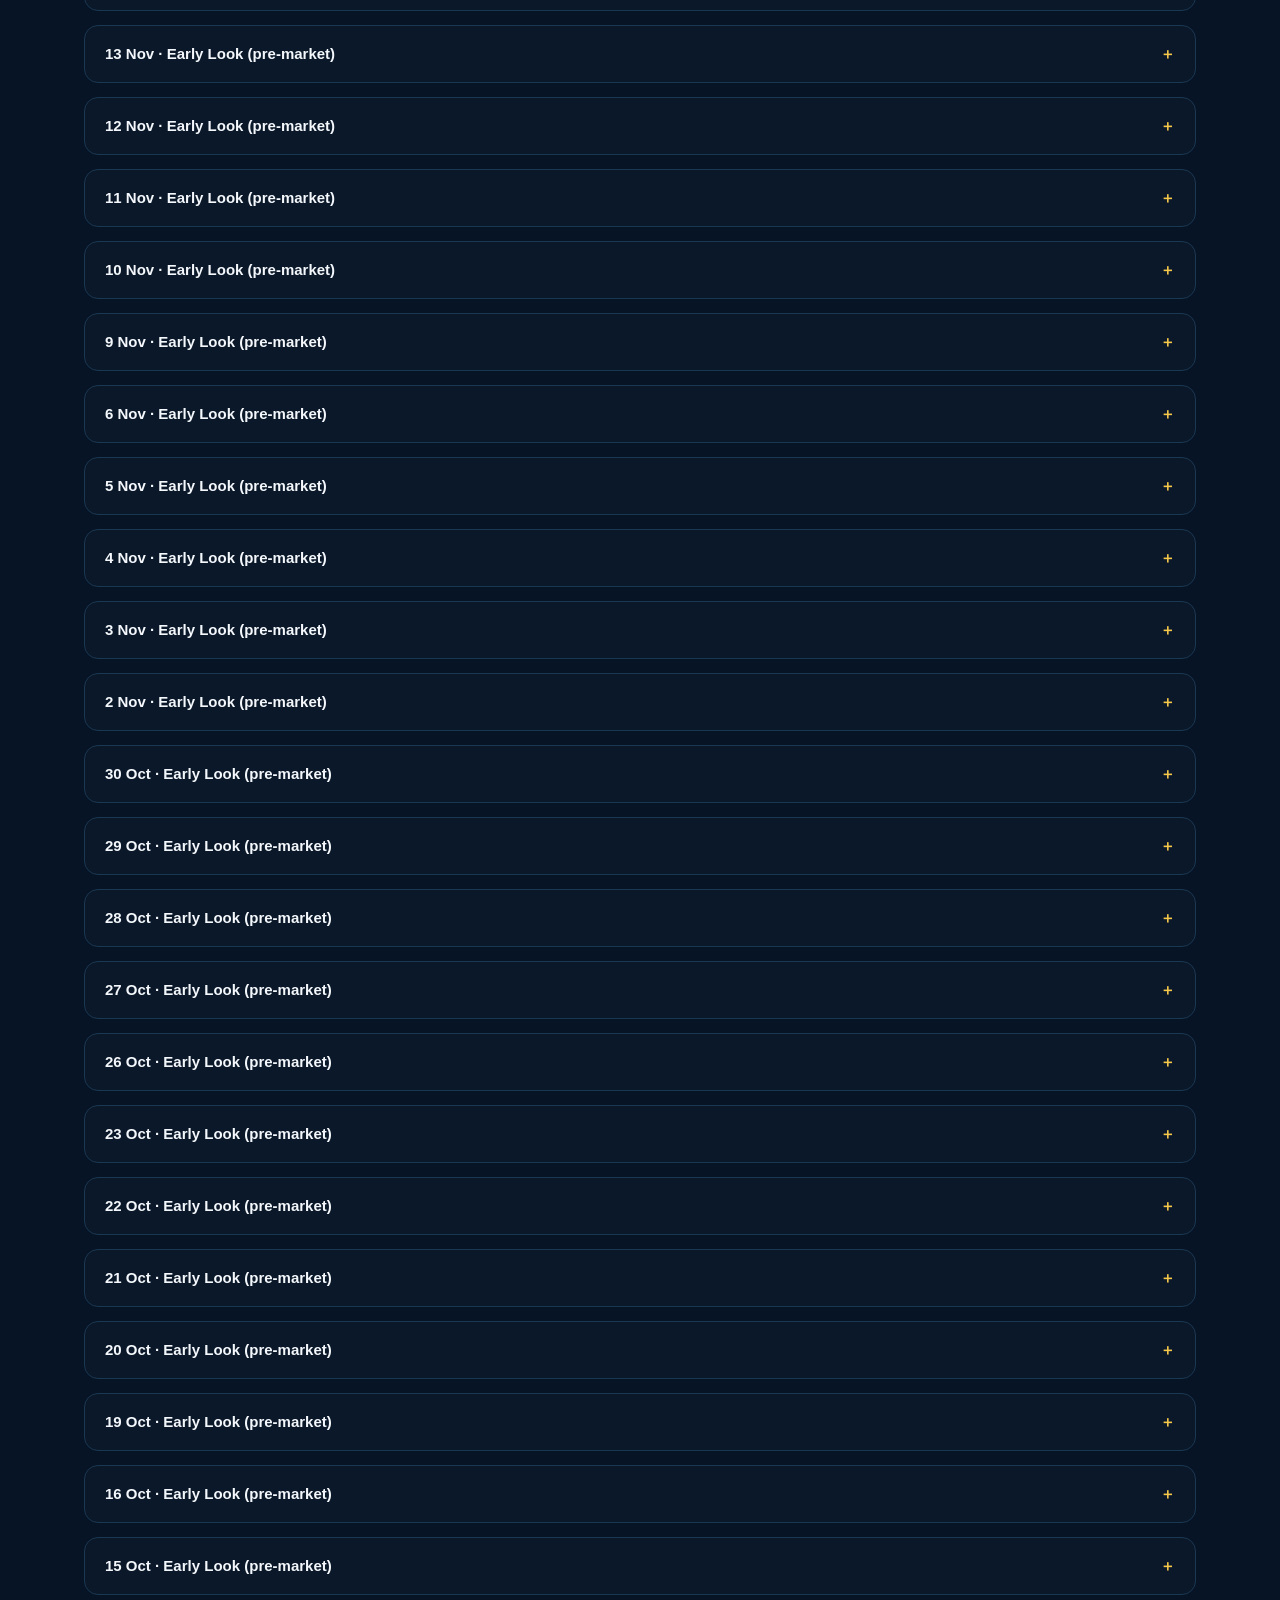
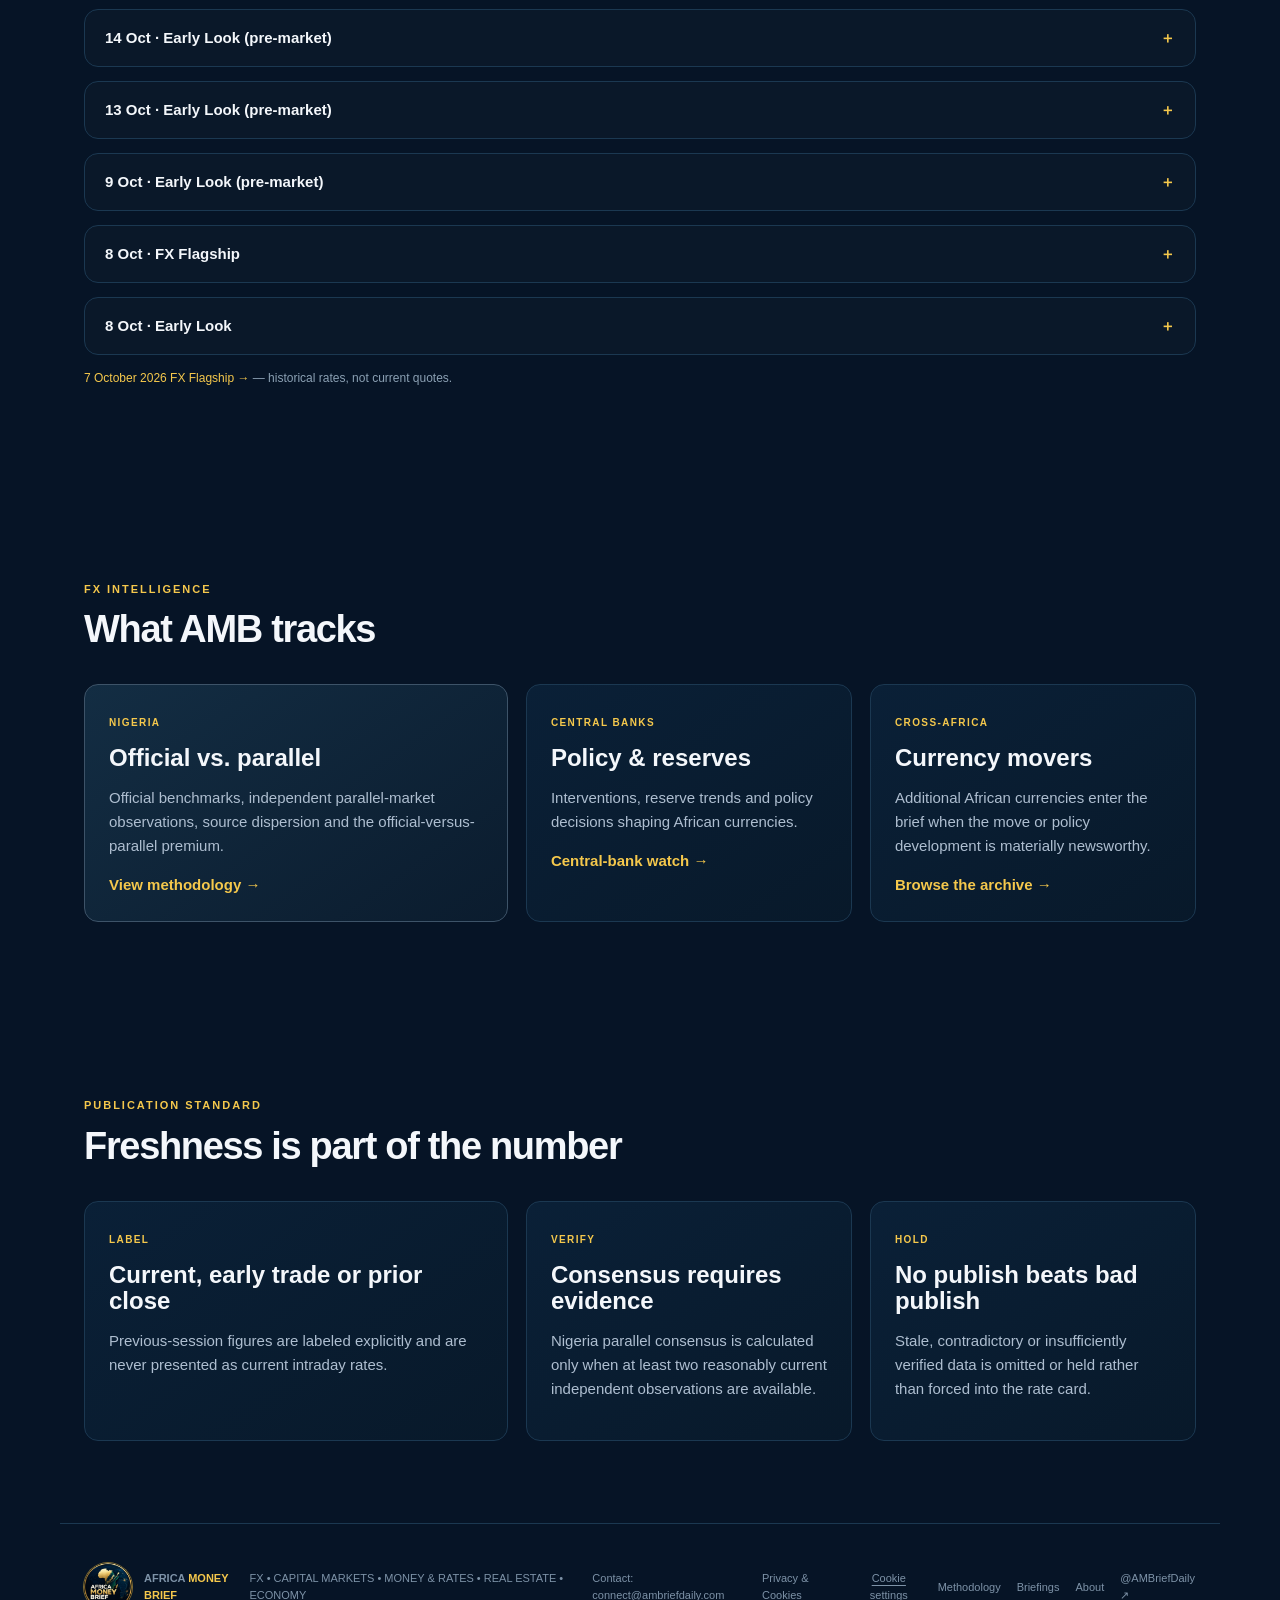
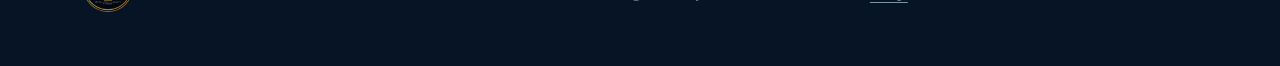
<file: fx.html>
<!doctype html><html lang="en"><head>
<!-- AMB consent manager: Google Analytics loads only after opt-in -->
<link rel="stylesheet" href="assets/privacy.css">
<script defer src="assets/privacy.js"></script>
<meta charset="utf-8"><meta name="viewport" content="width=device-width,initial-scale=1"><meta name="description" content="Official and parallel exchange rates for Nigeria plus Ghana, Kenya, South Africa and Egypt, each with its effective date."><meta name="theme-color" content="#061426"><link rel="canonical" href="https://africamoneybrief.com/fx.html"><meta property="og:site_name" content="Africa Money Brief"><meta property="og:title" content="FX Markets | Africa Money Brief"><meta property="og:description" content="Official and parallel exchange rates for Nigeria plus Ghana, Kenya, South Africa and Egypt, each with its effective date."><meta property="og:image" content="https://africamoneybrief.com/assets/africa-money-brief-cover.png"><meta property="og:type" content="website"><meta name="twitter:card" content="summary_large_image"><title>FX Markets | Africa Money Brief</title><link rel="icon" type="image/png" href="assets/africa-money-brief-logo.png"><link rel="stylesheet" href="styles.css"><link rel="stylesheet" href="assets/redesign.css"></head><body><header><a class="logo brand-logo" href="index.html"><img src="assets/africa-money-brief-logo.png" alt="Africa Money Brief logo"><span>AFRICA <em>MONEY BRIEF</em><small>AFRICA’S MARKETS, DECODED.</small></span></a><nav><a class="" href="index.html">HOME</a><a class="active" href="fx.html">FX</a><a class="" href="capital-markets.html">CAPITAL MARKETS</a><a class="" href="money-rates.html">MONEY &amp; RATES</a><a class="" href="real-estate.html">REAL ESTATE</a><a class="" href="data.html">DATA</a><a class="" href="archive.html">ARCHIVE</a><a class="x" href="https://x.com/AMBriefDaily">Follow @AMBriefDaily ↗</a></nav></header>
<main><section class="subhero"><div><p class="eyebrow">FX MARKETS</p><h1>Currencies.<br><i>Clearly decoded.</i></h1><p class="lead">Official rates, parallel markets, spreads, reserves and the policy forces moving African currencies.</p></div><div class="subhero-brand"><img src="assets/africa-money-brief-logo.png" alt="Africa Money Brief"><span>AFRICA’S MARKETS,<br><b>DECODED.</b></span></div></section>
<div class="v2"><section class="section" style="padding-bottom:0"><!--AMB:early-latest--><div class="v2"><details id="early-look-2026-11-27" open><summary>27 Nov · Early Look (pre-market)</summary><section class="section"><p class="eyebrow">FX EARLY LOOK · 27 NOV 2026 · PRE-MARKET</p><p class="lead">Early reference: latest official benchmarks and two independent current-day Nigeria parallel observations, with effective dates and timestamps shown. Not live opening quotes.</p>
<div class="tw"><table><thead><tr><th>Currency</th><th>Nigeria official</th><th>Parallel buy / sell</th><th>Premium</th></tr></thead><tbody><tr><td>USD</td><td>₦1,387.89 <small>(26 Nov, CBN selling)</small></td><td>₦1,445.0–1,450.0 / ₦1,460.0–1,460.0</td><td class="prem">+4.30%</td></tr><tr><td>GBP</td><td>₦1,821.19 <small>(26 Nov, CBN selling)</small></td><td>₦1,850.0–1,865.0 / ₦1,870.0–1,900.0</td><td class="prem">+1.99%</td></tr><tr><td>EUR</td><td>₦1,524.73 <small>(26 Nov, CBN selling)</small></td><td>₦1,570.0–1,570.0 / ₦1,590.0–1,620.0</td><td class="prem">+2.97%</td></tr></tbody></table></div>
<p class="fine">CBN selling rates are the latest available benchmarks dated 26 Nov. Nigeria parallel ranges combine two independent current-day early observations updated 01:06 and 05:39 WAT on 27 Nov; extrema preserve cross-source dispersion. Aggregated from multiple independent market sources. These are early observations, not live opening or executable quotes. Premium = parallel buying midpoint ÷ CBN selling rate − 1.</p>
<h3 style="margin:22px 0 10px">Africa cross-markets</h3><div class="tw"><table><thead><tr><th>Market</th><th>USD</th><th>GBP</th><th>EUR</th><th>As of</th></tr></thead><tbody><tr><td>Ghana</td><td>GH₵11.8300</td><td>GH₵15.5074</td><td>GH₵12.9807</td><td>26 Nov <span class="chip ok">1 day old</span></td></tr><tr><td>Kenya</td><td>KSh130.0600</td><td>KSh169.8800</td><td>KSh142.3600</td><td>26 Nov <span class="chip ok">1 day old</span></td></tr><tr><td>South Africa</td><td>R17.5343</td><td>R22.9839</td><td>R19.2404</td><td>26 Nov <span class="chip ok">1 day old</span></td></tr><tr><td>Egypt</td><td>E£54.6806</td><td>E£71.5634</td><td>E£59.8699</td><td>25 Nov <span class="chip warn">2 days old</span></td></tr></tbody></table></div>
<p class="fine">Latest official reference values with effective dates: Ghana Bank of Ghana interbank mid-rates (26 Nov); Kenya CBK commercial-banks' average closing rates (posted 26 Nov; not a standalone buy or sell quote); South Africa SARB weighted-average bank rates (26 Nov); Egypt CBE-attributed official buy/sell mid-rates (25 Nov, carried forward, true date shown). Informational only; not financial or FX advice. The Flagship edition follows after verification.</p></section></details></div><!--/AMB:early-latest--></section><!--AMB:flagship--><section class="section" id="flagship-2026-11-27"><p class="eyebrow">FX FLAGSHIP · EDITION 27 NOV 2026</p><h2 class="h2s" style="margin-top:8px">Nigeria — official vs parallel</h2>
<p class="lead">Local currency per one unit of foreign currency. Every figure carries its effective date.</p>
<div class="panel"><div class="ph"><h3>USD → NGN <small>per US$1</small></h3><span class="prem big">+4.33%</span></div><div class="grid4"><div><small>CBN NFEM rate · 26 Nov</small><b>₦1,387.89</b></div><div><small>Parallel buy</small><b>₦1,446.0–1,450.0</b></div><div><small>Parallel sell</small><b>₦1,458.5–1,460.0</b></div><div><small>AMB midpoint</small><b class="gold">₦1,453.62</b></div></div><p class='basis'>CBN NFEM rate (volume-weighted; the CBN’s official selling rate for the day), 26 Nov. The premium uses this rate. Source: <a href='https://www.cbn.gov.ng/rates/ExchRateByCurrency.html'>CBN ↗</a></p></div><div class="panel"><div class="ph"><h3>GBP → NGN <small>per £1</small></h3><span class="prem big">+1.88%</span></div><div class="grid4"><div><small>CBN published rate · 26 Nov</small><b>₦1,821.19</b></div><div><small>Parallel buy</small><b>₦1,845.0–1,866.0</b></div><div><small>Parallel sell</small><b>₦1,870.0–1,909.0</b></div><div><small>AMB midpoint</small><b class="gold">₦1,872.50</b></div></div><p class='basis'>CBN published selling rate, 26 Nov. The premium uses this rate. Source: <a href='https://www.cbn.gov.ng/rates/ExchRateByCurrency.html'>CBN ↗</a></p></div><div class="panel"><div class="ph"><h3>EUR → NGN <small>per €1</small></h3><span class="prem big">+2.67%</span></div><div class="grid4"><div><small>CBN published rate · 26 Nov</small><b>₦1,524.73</b></div><div><small>Parallel buy</small><b>₦1,560.0–1,571.0</b></div><div><small>Parallel sell</small><b>₦1,590.0–1,619.0</b></div><div><small>AMB midpoint</small><b class="gold">₦1,585.00</b></div></div><p class='basis'>CBN published selling rate, 26 Nov. The premium uses this rate. Source: <a href='https://www.cbn.gov.ng/rates/ExchRateByCurrency.html'>CBN ↗</a></p></div>
<p class="fine">Two independent current-day observations were combined; the ranges preserve corroborated cross-source dispersion and are indicative, not executable quotes. Premium = parallel buying midpoint ÷ CBN selling rate − 1. Indicative only; not FX advice.</p>
<h2 class="h2s">Africa cross-markets — official rates</h2><div class="tw"><table><thead><tr><th>Market</th><th>USD</th><th>GBP</th><th>EUR</th><th>As of</th></tr></thead><tbody><tr><td>Ghana</td><td>GH₵11.8300</td><td>GH₵15.5074</td><td>GH₵12.9807</td><td>26 Nov <span class="chip ok">1 day old</span></td></tr><tr><td>Kenya</td><td>KSh130.1400</td><td>KSh170.8200</td><td>KSh142.8900</td><td>26 Nov <span class="chip ok">1 day old</span></td></tr><tr><td>South Africa</td><td>R17.3544</td><td>R22.7733</td><td>R19.0300</td><td>27 Nov <span class="chip ok">Today</span></td></tr><tr><td>Egypt</td><td>E£54.6806</td><td>E£71.5634</td><td>E£59.8699</td><td>25 Nov <span class="chip warn">2 days old</span></td></tr></tbody></table></div>
<p class="fine">Latest official reference values with effective dates: Ghana Bank of Ghana interbank mid-rates (26 Nov); Kenya CBK commercial-banks' average closing rates for the 26 Nov close, published in the 27 Nov file (not a standalone buy or sell quote); South Africa SARB weighted-average bank rates (27 Nov); Egypt CBE-attributed official mid-rates carried forward (25 Nov, true date shown). Primary sources: <a href="https://www.cbn.gov.ng/rates/ExchRateByCurrency.html">CBN</a> · <a href="https://www.bog.gov.gh/treasury-and-the-markets/daily-interbank-fx-rates/">Bank of Ghana</a> · <a href="https://www.centralbank.go.ke/cbk-indicative-rates/">CBK</a> · <a href="https://www.resbank.co.za/en/home/what-we-do/statistics/key-statistics/current-market-rates">SARB</a> · <a href="https://www.cbe.org.eg/en/economic-research/statistics/cbe-exchange-rates">CBE</a>.</p>
<div class="btns"><a class="btn" href="data/fx/2026-11-27.json">Download this edition (JSON)</a><a class="ghost" href="data/fx/series.csv">CSV</a><a class="ghost" href="archive.html">All editions</a></div></section><!--/AMB:flagship-->
<section class="section"><div class="heading"><div><p class="eyebrow">EARLIER EDITIONS</p><h2>Earlier today and previous days</h2></div><p>Kept for the record. Each carries its own dates; see the <a href="archive.html" style="color:var(--gold)">archive</a>.</p></div>
<!--AMB:earlier--><details id="flagship-2026-11-26"><summary>26 Nov · FX Flagship</summary><div class="v2"><section class="section"><p class="eyebrow">FX FLAGSHIP · EDITION 26 NOV 2026</p><h2 class="h2s" style="margin-top:8px">Nigeria — official vs parallel</h2>
<p class="lead">Local currency per one unit of foreign currency. Every figure carries its effective date.</p>
<div class="panel"><div class="ph"><h3>USD → NGN <small>per US$1</small></h3><span class="prem big">+3.97%</span></div><div class="grid4"><div><small>CBN NFEM rate · 25 Nov</small><b>₦1,392.25</b></div><div><small>Parallel buy</small><b>₦1,445.0–1,450.0</b></div><div><small>Parallel sell</small><b>₦1,460.0</b></div><div><small>AMB midpoint</small><b class="gold">₦1,453.75</b></div></div><p class='basis'>CBN NFEM rate (volume-weighted; the CBN’s official selling rate for the day), 25 Nov. The premium uses this rate. Source: <a href='https://www.cbn.gov.ng/rates/ExchRateByCurrency.html'>CBN ↗</a></p></div><div class="panel"><div class="ph"><h3>GBP → NGN <small>per £1</small></h3><span class="prem big">+2.70%</span></div><div class="grid4"><div><small>CBN published rate · 25 Nov</small><b>₦1,820.92</b></div><div><small>Parallel buy</small><b>₦1,865.0–1,875.0</b></div><div><small>Parallel sell</small><b>₦1,895.0–1,900.0</b></div><div><small>AMB midpoint</small><b class="gold">₦1,883.75</b></div></div><p class='basis'>CBN published selling rate, 25 Nov. The premium uses this rate. Source: <a href='https://www.cbn.gov.ng/rates/ExchRateByCurrency.html'>CBN ↗</a></p></div><div class="panel"><div class="ph"><h3>EUR → NGN <small>per €1</small></h3><span class="prem big">+3.15%</span></div><div class="grid4"><div><small>CBN published rate · 25 Nov</small><b>₦1,524.51</b></div><div><small>Parallel buy</small><b>₦1,570.0–1,575.0</b></div><div><small>Parallel sell</small><b>₦1,600.0–1,620.0</b></div><div><small>AMB midpoint</small><b class="gold">₦1,591.25</b></div></div><p class='basis'>CBN published selling rate, 25 Nov. The premium uses this rate. Source: <a href='https://www.cbn.gov.ng/rates/ExchRateByCurrency.html'>CBN ↗</a></p></div>
<p class="fine">Two independent current-day observations were combined; the ranges preserve corroborated cross-source dispersion and are indicative, not executable quotes. Premium = parallel buying midpoint ÷ CBN selling rate − 1. Indicative only; not FX advice.</p>
<h2 class="h2s">Africa cross-markets — official rates</h2><div class="tw"><table><thead><tr><th>Market</th><th>USD</th><th>GBP</th><th>EUR</th><th>As of</th></tr></thead><tbody><tr><td>Ghana</td><td>GH₵11.8500</td><td>GH₵15.5105</td><td>GH₵12.9947</td><td>25 Nov <span class="chip ok">1 day old</span></td></tr><tr><td>Kenya</td><td>KSh130.0600</td><td>KSh169.8800</td><td>KSh142.3600</td><td>25 Nov <span class="chip ok">1 day old</span></td></tr><tr><td>South Africa</td><td>R17.5343</td><td>R22.9839</td><td>R19.2404</td><td>26 Nov <span class="chip ok">Today</span></td></tr><tr><td>Egypt</td><td>E£54.6806</td><td>E£71.5634</td><td>E£59.8699</td><td>25 Nov <span class="chip ok">1 day old</span></td></tr></tbody></table></div>
<p class="fine">Latest official reference values with effective dates: Ghana Bank of Ghana interbank mid-rates (25 Nov); Kenya CBK commercial-banks' average closing rates posted 26 Nov (not a standalone buy or sell quote); South Africa SARB weighted-average bank rates (26 Nov); Egypt CBE-attributed official buy/sell mid-rates carried forward from the latest independently verified table (25 Nov, true date shown). Primary sources: <a href="https://www.cbn.gov.ng/rates/ExchRateByCurrency.html">CBN</a> · <a href="https://www.bog.gov.gh/treasury-and-the-markets/daily-interbank-fx-rates/">Bank of Ghana</a> · <a href="https://www.centralbank.go.ke/cbk-indicative-rates/">CBK</a> · <a href="https://www.resbank.co.za/en/home/what-we-do/statistics/key-statistics/current-market-rates">SARB</a> · <a href="https://www.cbe.org.eg/en/economic-research/statistics/cbe-exchange-rates">CBE</a>.</p>
<div class="btns"><a class="btn" href="data/fx/2026-11-26.json">Download this edition (JSON)</a><a class="ghost" href="data/fx/series.csv">CSV</a><a class="ghost" href="archive.html">All editions</a></div></section></div></details><details id="flagship-2026-11-25"><summary>25 Nov · FX Flagship</summary><div class="v2"><section class="section"><p class="eyebrow">FX FLAGSHIP · EDITION 25 NOV 2026</p><h2 class="h2s" style="margin-top:8px">Nigeria — official vs parallel</h2>
<p class="lead">Local currency per one unit of foreign currency. Every figure carries its effective date.</p>
<div class="panel"><div class="ph"><h3>USD → NGN <small>per US$1</small></h3><span class="prem big">+3.65%</span></div><div class="grid4"><div><small>CBN NFEM rate · 24 Nov</small><b>₦1,394.12</b></div><div><small>Parallel buy</small><b>₦1,440.0–1,450.0</b></div><div><small>Parallel sell</small><b>₦1,455.0–1,460.0</b></div><div><small>AMB midpoint</small><b class="gold">₦1,451.25</b></div></div><p class='basis'>CBN NFEM rate (volume-weighted; the CBN’s official selling rate for the day), 24 Nov. The premium uses this rate. Source: <a href='https://www.cbn.gov.ng/rates/ExchRateByCurrency.html'>CBN ↗</a></p></div><div class="panel"><div class="ph"><h3>GBP → NGN <small>per £1</small></h3><span class="prem big">+2.26%</span></div><div class="grid4"><div><small>CBN published rate · 24 Nov</small><b>₦1,826.30</b></div><div><small>Parallel buy</small><b>₦1,860.0–1,875.0</b></div><div><small>Parallel sell</small><b>₦1,895.0–1,900.0</b></div><div><small>AMB midpoint</small><b class="gold">₦1,882.50</b></div></div><p class='basis'>CBN published selling rate, 24 Nov. The premium uses this rate. Source: <a href='https://www.cbn.gov.ng/rates/ExchRateByCurrency.html'>CBN ↗</a></p></div><div class="panel"><div class="ph"><h3>EUR → NGN <small>per €1</small></h3><span class="prem big">+2.86%</span></div><div class="grid4"><div><small>CBN published rate · 24 Nov</small><b>₦1,528.80</b></div><div><small>Parallel buy</small><b>₦1,570.0–1,575.0</b></div><div><small>Parallel sell</small><b>₦1,600.0–1,620.0</b></div><div><small>AMB midpoint</small><b class="gold">₦1,591.25</b></div></div><p class='basis'>CBN published selling rate, 24 Nov. The premium uses this rate. Source: <a href='https://www.cbn.gov.ng/rates/ExchRateByCurrency.html'>CBN ↗</a></p></div>
<p class="fine">Two independent current-day observations were combined; the ranges preserve corroborated cross-source dispersion and are indicative, not executable quotes. Premium = parallel buying midpoint ÷ CBN selling rate − 1. Indicative only; not FX advice.</p>
<h2 class="h2s">Africa cross-markets — official rates</h2><div class="tw"><table><thead><tr><th>Market</th><th>USD</th><th>GBP</th><th>EUR</th><th>As of</th></tr></thead><tbody><tr><td>Ghana</td><td>GH₵11.8500</td><td>GH₵15.5407</td><td>GH₵13.0037</td><td>24 Nov <span class="chip ok">1 day old</span></td></tr><tr><td>Kenya</td><td>KSh130.0200</td><td>KSh170.3100</td><td>KSh142.5600</td><td>25 Nov <span class="chip ok">Today</span></td></tr><tr><td>South Africa</td><td>R17.5852</td><td>R22.9935</td><td>R19.2382</td><td>25 Nov <span class="chip ok">Today</span></td></tr><tr><td>Egypt</td><td>E£54.2405</td><td>E£71.0062</td><td>E£59.4258</td><td>24 Nov <span class="chip ok">1 day old</span></td></tr></tbody></table></div>
<p class="fine">Latest official reference values with effective dates: Ghana Bank of Ghana interbank mid-rates (24 Nov); Kenya CBK commercial-banks' average closing rates posted 25 Nov (not a standalone buy or sell quote); South Africa SARB weighted-average bank rates (25 Nov); Egypt CBE official buy/sell mid-rates from the latest independently verified table (24 Nov, true date shown). Primary sources: <a href="https://www.cbn.gov.ng/rates/ExchRateByCurrency.html">CBN</a> · <a href="https://www.bog.gov.gh/treasury-and-the-markets/daily-interbank-fx-rates/">Bank of Ghana</a> · <a href="https://www.centralbank.go.ke/cbk-indicative-rates/">CBK</a> · <a href="https://www.resbank.co.za/en/home/what-we-do/statistics/key-statistics/current-market-rates">SARB</a> · <a href="https://www.cbe.org.eg/en/economic-research/statistics/cbe-exchange-rates">CBE</a>.</p>
<div class="btns"><a class="btn" href="data/fx/2026-11-25.json">Download this edition (JSON)</a><a class="ghost" href="data/fx/series.csv">CSV</a><a class="ghost" href="archive.html">All editions</a></div></section></div></details><details id="flagship-2026-11-24"><summary>24 Nov · FX Flagship</summary><div class="v2"><section class="section"><p class="eyebrow">FX FLAGSHIP · EDITION 24 NOV 2026</p><h2 class="h2s" style="margin-top:8px">Nigeria — official vs parallel</h2>
<p class="lead">Local currency per one unit of foreign currency. Every figure carries its effective date.</p>
<div class="panel"><div class="ph"><h3>USD → NGN <small>per US$1</small></h3><span class="prem big">+3.66%</span></div><div class="grid4"><div><small>CBN NFEM rate · 23 Nov</small><b>₦1,394.01</b></div><div><small>Parallel buy</small><b>₦1,445.0</b></div><div><small>Parallel sell</small><b>₦1,455.0–1,460.0</b></div><div><small>AMB midpoint</small><b class="gold">₦1,451.25</b></div></div><p class='basis'>CBN NFEM rate (volume-weighted; the CBN’s official selling rate for the day), 23 Nov. The premium uses this rate. Source: <a href='https://www.cbn.gov.ng/rates/ExchRateByCurrency.html'>CBN ↗</a></p></div><div class="panel"><div class="ph"><h3>GBP → NGN <small>per £1</small></h3><span class="prem big">+2.60%</span></div><div class="grid4"><div><small>CBN published rate · 23 Nov</small><b>₦1,822.67</b></div><div><small>Parallel buy</small><b>₦1,870.0</b></div><div><small>Parallel sell</small><b>₦1,890.0–1,920.0</b></div><div><small>AMB midpoint</small><b class="gold">₦1,887.50</b></div></div><p class='basis'>CBN published selling rate, 23 Nov. The premium uses this rate. Source: <a href='https://www.cbn.gov.ng/rates/ExchRateByCurrency.html'>CBN ↗</a></p></div><div class="panel"><div class="ph"><h3>EUR → NGN <small>per €1</small></h3><span class="prem big">+3.28%</span></div><div class="grid4"><div><small>CBN published rate · 23 Nov</small><b>₦1,524.91</b></div><div><small>Parallel buy</small><b>₦1,570.0–1,580.0</b></div><div><small>Parallel sell</small><b>₦1,600.0–1,620.0</b></div><div><small>AMB midpoint</small><b class="gold">₦1,592.50</b></div></div><p class='basis'>CBN published selling rate, 23 Nov. The premium uses this rate. Source: <a href='https://www.cbn.gov.ng/rates/ExchRateByCurrency.html'>CBN ↗</a></p></div>
<p class="fine">Two independent current-day observations were combined; the GBP sell-side range retains corroborated cross-source dispersion and all ranges are indicative, not executable quotes. Premium = parallel buying midpoint ÷ CBN selling rate − 1. Indicative only; not FX advice.</p>
<h2 class="h2s">Africa cross-markets — official rates</h2><div class="tw"><table><thead><tr><th>Market</th><th>USD</th><th>GBP</th><th>EUR</th><th>As of</th></tr></thead><tbody><tr><td>Ghana</td><td>GH₵11.8500</td><td>GH₵15.4305</td><td>GH₵12.9126</td><td>23 Nov <span class="chip ok">1 day old</span></td></tr><tr><td>Kenya</td><td>KSh130.0300</td><td>KSh170.4100</td><td>KSh142.7500</td><td>24 Nov <span class="chip ok">Today</span></td></tr><tr><td>South Africa</td><td>R17.4986</td><td>R22.8155</td><td>R19.0936</td><td>24 Nov <span class="chip ok">Today</span></td></tr><tr><td>Egypt</td><td>E£54.4330</td><td>E£71.2120</td><td>E£59.6994</td><td>22 Nov <span class="chip warn">2 days old</span></td></tr></tbody></table></div>
<p class="fine">Latest official reference values with effective dates: Ghana Bank of Ghana interbank mid-rates (23 Nov); Kenya CBK commercial-banks' average closing rates posted 24 Nov (not a standalone buy or sell quote); South Africa SARB weighted-average bank rates (24 Nov); Egypt CBE official buy/sell mid-rates carried forward from the latest independently verified table (22 Nov, true date shown). Primary sources: <a href="https://www.cbn.gov.ng/rates/ExchRateByCurrency.html">CBN</a> · <a href="https://www.bog.gov.gh/treasury-and-the-markets/daily-interbank-fx-rates/">Bank of Ghana</a> · <a href="https://www.centralbank.go.ke/cbk-indicative-rates/">CBK</a> · <a href="https://www.resbank.co.za/en/home/what-we-do/statistics/key-statistics/current-market-rates">SARB</a> · <a href="https://www.cbe.org.eg/en/economic-research/statistics/cbe-exchange-rates">CBE</a>.</p>
<div class="btns"><a class="btn" href="data/fx/2026-11-24.json">Download this edition (JSON)</a><a class="ghost" href="data/fx/series.csv">CSV</a><a class="ghost" href="archive.html">All editions</a></div></section></div></details><details id="flagship-2026-11-23"><summary>23 Nov · FX Flagship</summary><div class="v2"><section class="section"><p class="eyebrow">FX FLAGSHIP · EDITION 23 NOV 2026</p><h2 class="h2s" style="margin-top:8px">Nigeria — official vs parallel</h2>
<p class="lead">Local currency per one unit of foreign currency. Every figure carries its effective date.</p>
<div class="panel"><div class="ph"><h3>USD → NGN <small>per US$1</small></h3><span class="prem big">+3.98%</span></div><div class="grid4"><div><small>CBN NFEM rate · 20 Nov</small><b>₦1,389.73</b></div><div><small>Parallel buy</small><b>₦1,445.0</b></div><div><small>Parallel sell</small><b>₦1,455.0–1,460.0</b></div><div><small>AMB midpoint</small><b class="gold">₦1,451.25</b></div></div><p class='basis'>CBN NFEM rate (volume-weighted; the CBN’s official selling rate for the day), 20 Nov. The premium uses this rate. Source: <a href='https://www.cbn.gov.ng/rates/ExchRateByCurrency.html'>CBN ↗</a></p></div><div class="panel"><div class="ph"><h3>GBP → NGN <small>per £1</small></h3><span class="prem big">+1.81%</span></div><div class="grid4"><div><small>CBN published rate · 20 Nov</small><b>₦1,836.67</b></div><div><small>Parallel buy</small><b>₦1,870.0</b></div><div><small>Parallel sell</small><b>₦1,890.0–1,920.0</b></div><div><small>AMB midpoint</small><b class="gold">₦1,887.50</b></div></div><p class='basis'>CBN published selling rate, 20 Nov. The premium uses this rate. Source: <a href='https://www.cbn.gov.ng/rates/ExchRateByCurrency.html'>CBN ↗</a></p></div><div class="panel"><div class="ph"><h3>EUR → NGN <small>per €1</small></h3><span class="prem big">+3.04%</span></div><div class="grid4"><div><small>CBN published rate · 20 Nov</small><b>₦1,528.57</b></div><div><small>Parallel buy</small><b>₦1,570.0–1,580.0</b></div><div><small>Parallel sell</small><b>₦1,600.0–1,620.0</b></div><div><small>AMB midpoint</small><b class="gold">₦1,592.50</b></div></div><p class='basis'>CBN published selling rate, 20 Nov. The premium uses this rate. Source: <a href='https://www.cbn.gov.ng/rates/ExchRateByCurrency.html'>CBN ↗</a></p></div>
<p class="fine">Two independent current-day observations were combined; the GBP sell-side range retains corroborated cross-source dispersion and all ranges are indicative, not executable quotes. Premium = parallel buying midpoint ÷ CBN selling rate − 1. Indicative only; not FX advice.</p>
<h2 class="h2s">Africa cross-markets — official rates</h2><div class="tw"><table><thead><tr><th>Market</th><th>USD</th><th>GBP</th><th>EUR</th><th>As of</th></tr></thead><tbody><tr><td>Ghana</td><td>GH₵11.8000</td><td>GH₵15.4604</td><td>GH₵12.9581</td><td>20 Nov <span class="chip warn">3 days old</span></td></tr><tr><td>Kenya</td><td>KSh129.9800</td><td>KSh170.4200</td><td>KSh142.7800</td><td>23 Nov <span class="chip ok">Today</span></td></tr><tr><td>South Africa</td><td>R17.4478</td><td>R22.9046</td><td>R19.1812</td><td>23 Nov <span class="chip ok">Today</span></td></tr><tr><td>Egypt</td><td>E£54.4330</td><td>E£71.2120</td><td>E£59.6994</td><td>22 Nov <span class="chip ok">1 day old</span></td></tr></tbody></table></div>
<p class="fine">Latest official reference values with effective dates: Ghana Bank of Ghana interbank mid-rates (20 Nov); Kenya CBK commercial-banks' average closing rates posted 23 Nov (not a standalone buy or sell quote); South Africa SARB weighted-average bank rates (23 Nov); Egypt CBE official buy/sell mid-rates (22 Nov, true date shown). Primary sources: <a href="https://www.cbn.gov.ng/rates/ExchRateByCurrency.html">CBN</a> · <a href="https://www.bog.gov.gh/treasury-and-the-markets/daily-interbank-fx-rates/">Bank of Ghana</a> · <a href="https://www.centralbank.go.ke/cbk-indicative-rates/">CBK</a> · <a href="https://www.resbank.co.za/en/home/what-we-do/statistics/key-statistics/current-market-rates">SARB</a> · <a href="https://www.cbe.org.eg/en/economic-research/statistics/cbe-exchange-rates">CBE</a>.</p>
<div class="btns"><a class="btn" href="data/fx/2026-11-23.json">Download this edition (JSON)</a><a class="ghost" href="data/fx/series.csv">CSV</a><a class="ghost" href="archive.html">All editions</a></div></section></div></details><details id="flagship-2026-11-20"><summary>20 Nov · FX Flagship</summary><div class="v2"><section class="section"><p class="eyebrow">FX FLAGSHIP · EDITION 20 NOV 2026</p><h2 class="h2s" style="margin-top:8px">Nigeria — official vs parallel</h2>
<p class="lead">Local currency per one unit of foreign currency. Every figure carries its effective date.</p>
<div class="panel"><div class="ph"><h3>USD → NGN <small>per US$1</small></h3><span class="prem big">+5.01%</span></div><div class="grid4"><div><small>CBN NFEM rate · 19 Nov</small><b>₦1,376.58</b></div><div><small>Parallel buy</small><b>₦1,441.0–1,450.0</b></div><div><small>Parallel sell</small><b>₦1,456.0–1,460.0</b></div><div><small>AMB midpoint</small><b class="gold">₦1,451.75</b></div></div><p class='basis'>CBN NFEM rate (volume-weighted; the CBN’s official selling rate for the day), 19 Nov. The premium uses this rate. Source: <a href='https://www.cbn.gov.ng/rates/ExchRateByCurrency.html'>CBN ↗</a></p></div><div class="panel"><div class="ph"><h3>GBP → NGN <small>per £1</small></h3><span class="prem big">+3.61%</span></div><div class="grid4"><div><small>CBN published rate · 19 Nov</small><b>₦1,811.58</b></div><div><small>Parallel buy</small><b>₦1,867.05–1,887.0</b></div><div><small>Parallel sell</small><b>₦1,886.71–1,906.0</b></div><div><small>AMB midpoint</small><b class="gold">₦1,886.69</b></div></div><p class='basis'>CBN published selling rate, 19 Nov. The premium uses this rate. Source: <a href='https://www.cbn.gov.ng/rates/ExchRateByCurrency.html'>CBN ↗</a></p></div><div class="panel"><div class="ph"><h3>EUR → NGN <small>per €1</small></h3><span class="prem big">+3.46%</span></div><div class="grid4"><div><small>CBN published rate · 19 Nov</small><b>₦1,513.69</b></div><div><small>Parallel buy</small><b>₦1,552.98–1,579.0</b></div><div><small>Parallel sell</small><b>₦1,572.7–1,595.0</b></div><div><small>AMB midpoint</small><b class="gold">₦1,574.92</b></div></div><p class='basis'>CBN published selling rate, 19 Nov. The premium uses this rate. Source: <a href='https://www.cbn.gov.ng/rates/ExchRateByCurrency.html'>CBN ↗</a></p></div>
<p class="fine">Three independent current-day observations were combined; all published ranges retain the corroborated cross-source dispersion and are indicative, not executable quotes. Premium = parallel buying midpoint ÷ CBN selling rate − 1. Indicative only; not FX advice.</p>
<h2 class="h2s">Africa cross-markets — official rates</h2><div class="tw"><table><thead><tr><th>Market</th><th>USD</th><th>GBP</th><th>EUR</th><th>As of</th></tr></thead><tbody><tr><td>Ghana</td><td>GH₵11.7700</td><td>GH₵15.4381</td><td>GH₵12.9227</td><td>19 Nov <span class="chip ok">1 day old</span></td></tr><tr><td>Kenya</td><td>KSh130.0000</td><td>KSh170.3500</td><td>KSh142.7100</td><td>20 Nov <span class="chip ok">Today</span></td></tr><tr><td>South Africa</td><td>R17.4429</td><td>R22.8720</td><td>R19.1471</td><td>20 Nov <span class="chip ok">Today</span></td></tr><tr><td>Egypt</td><td>E£53.8108</td><td>E£70.7881</td><td>E£59.1515</td><td>19 Nov <span class="chip ok">1 day old</span></td></tr></tbody></table></div>
<p class="fine">Latest official reference values with effective dates: Ghana Bank of Ghana interbank mid-rates (19 Nov); Kenya CBK commercial-banks' average closing rates posted 20 Nov (not a standalone buy or sell quote); South Africa SARB weighted-average bank rates (20 Nov); Egypt CBE 19 Nov (carried forward, true date shown). Primary sources: <a href="https://www.cbn.gov.ng/rates/ExchRateByCurrency.html">CBN</a> · <a href="https://www.bog.gov.gh/treasury-and-the-markets/daily-interbank-fx-rates/">Bank of Ghana</a> · <a href="https://www.centralbank.go.ke/cbk-indicative-rates/">CBK</a> · <a href="https://www.resbank.co.za/en/home/what-we-do/statistics/key-statistics/current-market-rates">SARB</a> · <a href="https://www.cbe.org.eg/en/economic-research/statistics/cbe-exchange-rates">CBE</a>.</p>
<div class="btns"><a class="btn" href="data/fx/2026-11-20.json">Download this edition (JSON)</a><a class="ghost" href="data/fx/series.csv">CSV</a><a class="ghost" href="archive.html">All editions</a></div></section></div></details><details id="flagship-2026-11-19"><summary>19 Nov · FX Flagship</summary><div class="v2"><section class="section"><p class="eyebrow">FX FLAGSHIP · EDITION 19 NOV 2026</p><h2 class="h2s" style="margin-top:8px">Nigeria — official vs parallel</h2>
<p class="lead">Local currency per one unit of foreign currency. Every figure carries its effective date.</p>
<div class="panel"><div class="ph"><h3>USD → NGN <small>per US$1</small></h3><span class="prem big">+7.43%</span></div><div class="grid4"><div><small>CBN NFEM rate · 18 Nov</small><b>₦1,363.23</b></div><div><small>Parallel buy</small><b>₦1,460.0–1,469.0</b></div><div><small>Parallel sell</small><b>₦1,473.23–1,484.0</b></div><div><small>AMB midpoint</small><b class="gold">₦1,471.56</b></div></div><p class='basis'>CBN NFEM rate (volume-weighted; the CBN’s official selling rate for the day), 18 Nov. The premium uses this rate. Source: <a href='https://www.cbn.gov.ng/rates/ExchRateByCurrency.html'>CBN ↗</a></p></div><div class="panel"><div class="ph"><h3>GBP → NGN <small>per £1</small></h3><span class="prem big">+5.50%</span></div><div class="grid4"><div><small>CBN published rate · 18 Nov</small><b>₦1,795.24</b></div><div><small>Parallel buy</small><b>₦1,858.86–1,929.0</b></div><div><small>Parallel sell</small><b>₦1,879.2–1,948.0</b></div><div><small>AMB midpoint</small><b class="gold">₦1,903.76</b></div></div><p class='basis'>CBN published selling rate, 18 Nov. The premium uses this rate. Source: <a href='https://www.cbn.gov.ng/rates/ExchRateByCurrency.html'>CBN ↗</a></p></div><div class="panel"><div class="ph"><h3>EUR → NGN <small>per €1</small></h3><span class="prem big">+5.50%</span></div><div class="grid4"><div><small>CBN published rate · 18 Nov</small><b>₦1,495.60</b></div><div><small>Parallel buy</small><b>₦1,547.78–1,608.0</b></div><div><small>Parallel sell</small><b>₦1,563.06–1,640.0</b></div><div><small>AMB midpoint</small><b class="gold">₦1,589.71</b></div></div><p class='basis'>CBN published selling rate, 18 Nov. The premium uses this rate. Source: <a href='https://www.cbn.gov.ng/rates/ExchRateByCurrency.html'>CBN ↗</a></p></div>
<p class="fine">Three independent same-day observations dated 19 Nov were combined. GBP and EUR exceed the dispersion gate; the corroborated ranges are retained with documented reasons rather than forcing single quotes. Premium = parallel buying midpoint ÷ CBN selling rate − 1. Indicative only; not FX advice.</p>
<h2 class="h2s">Africa cross-markets — official rates</h2><div class="tw"><table><thead><tr><th>Market</th><th>USD</th><th>GBP</th><th>EUR</th><th>As of</th></tr></thead><tbody><tr><td>Ghana</td><td>GH₵11.7800</td><td>GH₵15.5090</td><td>GH₵12.9301</td><td>18 Nov <span class="chip ok">1 day old</span></td></tr><tr><td>Kenya</td><td>KSh129.9900</td><td>KSh171.1200</td><td>KSh142.6600</td><td>19 Nov <span class="chip ok">Today</span></td></tr><tr><td>South Africa</td><td>R17.2532</td><td>R22.6924</td><td>R18.9553</td><td>19 Nov <span class="chip ok">Today</span></td></tr><tr><td>Egypt</td><td>E£53.8205</td><td>E£70.8170</td><td>E£59.0061</td><td>18 Nov <span class="chip ok">1 day old</span></td></tr></tbody></table></div>
<p class="fine">Latest official reference values with effective dates: Ghana Bank of Ghana interbank mid-rates (18 Nov, latest dated table); Kenya CBK commercial-banks' average closing rates posted 19 Nov (not a standalone buy or sell quote); South Africa SARB HomePageRates (19 Nov); Egypt CBE 18 Nov (latest verified value carried forward with its true effective date). Primary sources: <a href="https://www.cbn.gov.ng/rates/ExchRateByCurrency.html">CBN</a> · <a href="https://www.bog.gov.gh/treasury-and-the-markets/daily-interbank-fx-rates/">Bank of Ghana</a> · <a href="https://www.centralbank.go.ke/cbk-indicative-rates/">CBK</a> · <a href="https://www.resbank.co.za/en/home/what-we-do/statistics/key-statistics/current-market-rates">SARB</a> · <a href="https://www.cbe.org.eg/en/economic-research/statistics/cbe-exchange-rates">CBE</a>.</p>
<div class="btns"><a class="btn" href="data/fx/2026-11-19.json">Download this edition (JSON)</a><a class="ghost" href="data/fx/series.csv">CSV</a><a class="ghost" href="archive.html">All editions</a></div></section></div></details><details id="flagship-2026-11-18"><summary>18 Nov · FX Flagship</summary><div class="v2"><section class="section"><p class="eyebrow">FX FLAGSHIP · EDITION 18 NOV 2026</p><h2 class="h2s" style="margin-top:8px">Nigeria — official vs parallel</h2>
<p class="lead">Local currency per one unit of foreign currency. Every figure carries its effective date.</p>
<div class="panel"><div class="ph"><h3>USD → NGN <small>per US$1</small></h3><span class="prem big">+7.17%</span></div><div class="grid4"><div><small>CBN NFEM rate · 17 Nov</small><b>₦1,355.80</b></div><div><small>Parallel buy</small><b>₦1,440.0–1,466.0</b></div><div><small>Parallel sell</small><b>₦1,445.0–1,481.0</b></div><div><small>AMB midpoint</small><b class="gold">₦1,458.00</b></div></div><p class='basis'>CBN NFEM rate (volume-weighted; the CBN’s official selling rate for the day), 17 Nov. The premium uses this rate. Source: <a href='https://www.cbn.gov.ng/rates/ExchRateByCurrency.html'>CBN ↗</a></p></div><div class="panel"><div class="ph"><h3>GBP → NGN <small>per £1</small></h3><span class="prem big">+4.98%</span></div><div class="grid4"><div><small>CBN published rate · 17 Nov</small><b>₦1,800.78</b></div><div><small>Parallel buy</small><b>₦1,850.0–1,931.0</b></div><div><small>Parallel sell</small><b>₦1,870.0–1,950.0</b></div><div><small>AMB midpoint</small><b class="gold">₦1,900.25</b></div></div><p class='basis'>CBN published selling rate, 17 Nov. The premium uses this rate. Source: <a href='https://www.cbn.gov.ng/rates/ExchRateByCurrency.html'>CBN ↗</a></p></div><div class="panel"><div class="ph"><h3>EUR → NGN <small>per €1</small></h3><span class="prem big">+5.76%</span></div><div class="grid4"><div><small>CBN published rate · 17 Nov</small><b>₦1,488.81</b></div><div><small>Parallel buy</small><b>₦1,540.0–1,609.0</b></div><div><small>Parallel sell</small><b>₦1,560.0–1,625.0</b></div><div><small>AMB midpoint</small><b class="gold">₦1,583.50</b></div></div><p class='basis'>CBN published selling rate, 17 Nov. The premium uses this rate. Source: <a href='https://www.cbn.gov.ng/rates/ExchRateByCurrency.html'>CBN ↗</a></p></div>
<p class="fine">Four independent current-day observations dated 18 Nov were combined. USD, GBP and EUR exceed the dispersion gate; the corroborated ranges are retained with documented reasons rather than forcing single quotes. Premium = parallel buying midpoint ÷ CBN selling rate − 1. Indicative only; not FX advice.</p>
<h2 class="h2s">Africa cross-markets — official rates</h2><div class="tw"><table><thead><tr><th>Market</th><th>USD</th><th>GBP</th><th>EUR</th><th>As of</th></tr></thead><tbody><tr><td>Ghana</td><td>GH₵11.7500</td><td>GH₵15.5165</td><td>GH₵12.9293</td><td>17 Nov <span class="chip ok">1 day old</span></td></tr><tr><td>Kenya</td><td>KSh129.9900</td><td>KSh171.5600</td><td>KSh142.8700</td><td>18 Nov <span class="chip ok">Today</span></td></tr><tr><td>South Africa</td><td>R16.9480</td><td>R22.3646</td><td>R18.6470</td><td>17 Nov <span class="chip ok">1 day old</span></td></tr><tr><td>Egypt</td><td>E£53.7361</td><td>E£70.8779</td><td>E£59.0613</td><td>17 Nov <span class="chip ok">1 day old</span></td></tr></tbody></table></div>
<p class="fine">Latest official reference values with effective dates: Ghana mid of Bank of Ghana buy/sell (17 Nov, latest dated table); Kenya CBK commercial-banks' average closing rates posted 18 Nov (not a standalone buy or sell quote); South Africa SARB 17 Nov (carried forward); Egypt CBE 17 Nov (carried forward). Primary sources: <a href="https://www.cbn.gov.ng/rates/ExchRateByCurrency.html">CBN</a> · <a href="https://www.bog.gov.gh/treasury-and-the-markets/daily-interbank-fx-rates/">Bank of Ghana</a> · <a href="https://www.centralbank.go.ke/cbk-indicative-rates/">CBK</a> · <a href="https://www.resbank.co.za/en/home/what-we-do/statistics/key-statistics/current-market-rates">SARB</a> · <a href="https://www.cbe.org.eg/en/economic-research/statistics/cbe-exchange-rates">CBE</a>.</p>
<div class="btns"><a class="btn" href="data/fx/2026-11-18.json">Download this edition (JSON)</a><a class="ghost" href="data/fx/series.csv">CSV</a><a class="ghost" href="archive.html">All editions</a></div></section></div></details><details id="flagship-2026-11-17"><summary>17 Nov · FX Flagship</summary><div class="v2"><section class="section"><p class="eyebrow">FX FLAGSHIP · EDITION 17 NOV 2026</p><h2 class="h2s" style="margin-top:8px">Nigeria — official vs parallel</h2>
<p class="lead">Local currency per one unit of foreign currency. Every figure carries its effective date.</p>
<div class="panel"><div class="ph"><h3>USD → NGN <small>per US$1</small></h3><span class="prem big">+6.14%</span></div><div class="grid4"><div><small>CBN NFEM rate · 16 Nov</small><b>₦1,357.19</b></div><div><small>Parallel buy</small><b>₦1,425.0–1,456.0</b></div><div><small>Parallel sell</small><b>₦1,445.0–1,471.0</b></div><div><small>AMB midpoint</small><b class="gold">₦1,449.25</b></div></div><p class='basis'>CBN NFEM rate (volume-weighted; the CBN’s official selling rate for the day), 16 Nov. The premium uses this rate. Source: <a href='https://www.cbn.gov.ng/rates/ExchRateByCurrency.html'>CBN ↗</a></p></div><div class="panel"><div class="ph"><h3>GBP → NGN <small>per £1</small></h3><span class="prem big">+4.21%</span></div><div class="grid4"><div><small>CBN published rate · 16 Nov</small><b>₦1,792.04</b></div><div><small>Parallel buy</small><b>₦1,845.0–1,890.0</b></div><div><small>Parallel sell</small><b>₦1,865.0–1,909.0</b></div><div><small>AMB midpoint</small><b class="gold">₦1,877.25</b></div></div><p class='basis'>CBN published selling rate, 16 Nov. The premium uses this rate. Source: <a href='https://www.cbn.gov.ng/rates/ExchRateByCurrency.html'>CBN ↗</a></p></div><div class="panel"><div class="ph"><h3>EUR → NGN <small>per €1</small></h3><span class="prem big">+4.07%</span></div><div class="grid4"><div><small>CBN published rate · 16 Nov</small><b>₦1,495.08</b></div><div><small>Parallel buy</small><b>₦1,535.0–1,577.0</b></div><div><small>Parallel sell</small><b>₦1,555.0–1,593.0</b></div><div><small>AMB midpoint</small><b class="gold">₦1,565.00</b></div></div><p class='basis'>CBN published selling rate, 16 Nov. The premium uses this rate. Source: <a href='https://www.cbn.gov.ng/rates/ExchRateByCurrency.html'>CBN ↗</a></p></div>
<p class="fine">Three independent current-day observations dated 17 Nov were combined. USD, GBP and EUR exceed the dispersion gate; the corroborated ranges are retained with documented reasons rather than forcing single quotes. Premium = parallel buying midpoint ÷ CBN selling rate − 1. Indicative only; not FX advice.</p>
<h2 class="h2s">Africa cross-markets — official rates</h2><div class="tw"><table><thead><tr><th>Market</th><th>USD</th><th>GBP</th><th>EUR</th><th>As of</th></tr></thead><tbody><tr><td>Ghana</td><td>GH₵11.7300</td><td>GH₵15.4707</td><td>GH₵12.9116</td><td>16 Nov <span class="chip ok">1 day old</span></td></tr><tr><td>Kenya</td><td>KSh129.9800</td><td>KSh171.4400</td><td>KSh143.0900</td><td>17 Nov <span class="chip ok">Today</span></td></tr><tr><td>South Africa</td><td>R16.9716</td><td>R22.4136</td><td>R18.6943</td><td>16 Nov <span class="chip ok">1 day old</span></td></tr><tr><td>Egypt</td><td>E£53.6853</td><td>E£70.8271</td><td>E£59.1049</td><td>16 Nov <span class="chip ok">1 day old</span></td></tr></tbody></table></div>
<p class="fine">Latest official reference values with effective dates: Ghana mid of Bank of Ghana buy/sell (16 Nov, latest dated table); Kenya CBK commercial-banks' average closing rates posted 17 Nov (not a standalone buy or sell quote); South Africa SARB 16 Nov (carried forward); Egypt CBE 16 Nov (carried forward). Primary sources: <a href="https://www.cbn.gov.ng/rates/ExchRateByCurrency.html">CBN</a> · <a href="https://www.bog.gov.gh/treasury-and-the-markets/daily-interbank-fx-rates/">Bank of Ghana</a> · <a href="https://www.centralbank.go.ke/cbk-indicative-rates/">CBK</a> · <a href="https://www.resbank.co.za/en/home/what-we-do/statistics/key-statistics/current-market-rates">SARB</a> · <a href="https://www.cbe.org.eg/en/economic-research/statistics/cbe-exchange-rates">CBE</a>.</p>
<div class="btns"><a class="btn" href="data/fx/2026-11-17.json">Download this edition (JSON)</a><a class="ghost" href="data/fx/series.csv">CSV</a><a class="ghost" href="archive.html">All editions</a></div></section></div></details><details id="flagship-2026-11-16"><summary>16 Nov · FX Flagship</summary><div class="v2"><section class="section"><p class="eyebrow">FX FLAGSHIP · EDITION 16 NOV 2026</p><h2 class="h2s" style="margin-top:8px">Nigeria — official vs parallel</h2>
<p class="lead">Local currency per one unit of foreign currency. Every figure carries its effective date.</p>
<div class="panel"><div class="ph"><h3>USD → NGN <small>per US$1</small></h3><span class="prem big">+6.28%</span></div><div class="grid4"><div><small>CBN NFEM rate · 13 Nov</small><b>₦1,353.97</b></div><div><small>Parallel buy</small><b>₦1,435.0–1,443.0</b></div><div><small>Parallel sell</small><b>₦1,441.0–1,458.0</b></div><div><small>AMB midpoint</small><b class="gold">₦1,444.25</b></div></div><p class='basis'>CBN NFEM rate (volume-weighted; the CBN’s official selling rate for the day), 13 Nov. The premium uses this rate. Source: <a href='https://www.cbn.gov.ng/rates/ExchRateByCurrency.html'>CBN ↗</a></p></div><div class="panel"><div class="ph"><h3>GBP → NGN <small>per £1</small></h3><span class="prem big">+4.44%</span></div><div class="grid4"><div><small>CBN published rate · 13 Nov</small><b>₦1,791.44</b></div><div><small>Parallel buy</small><b>₦1,865.0–1,877.0</b></div><div><small>Parallel sell</small><b>₦1,885.0–1,896.0</b></div><div><small>AMB midpoint</small><b class="gold">₦1,880.75</b></div></div><p class='basis'>CBN published selling rate, 13 Nov. The premium uses this rate. Source: <a href='https://www.cbn.gov.ng/rates/ExchRateByCurrency.html'>CBN ↗</a></p></div><div class="panel"><div class="ph"><h3>EUR → NGN <small>per €1</small></h3><span class="prem big">+3.60%</span></div><div class="grid4"><div><small>CBN published rate · 13 Nov</small><b>₦1,496.68</b></div><div><small>Parallel buy</small><b>₦1,535.0–1,566.0</b></div><div><small>Parallel sell</small><b>₦1,560.0–1,582.0</b></div><div><small>AMB midpoint</small><b class="gold">₦1,560.75</b></div></div><p class='basis'>CBN published selling rate, 13 Nov. The premium uses this rate. Source: <a href='https://www.cbn.gov.ng/rates/ExchRateByCurrency.html'>CBN ↗</a></p></div>
<p class="fine">Two independent current-day observations dated 16 Nov were combined; the wider EUR buy range is retained with a documented dispersion reason. Premium = parallel buying midpoint ÷ CBN selling rate − 1. Indicative only; not FX advice.</p>
<h2 class="h2s">Africa cross-markets — official rates</h2><div class="tw"><table><thead><tr><th>Market</th><th>USD</th><th>GBP</th><th>EUR</th><th>As of</th></tr></thead><tbody><tr><td>Ghana</td><td>GH₵11.6900</td><td>GH₵15.4747</td><td>GH₵12.9187</td><td>13 Nov <span class="chip warn">3 days old</span></td></tr><tr><td>Kenya</td><td>KSh129.9600</td><td>KSh172.0200</td><td>KSh143.6400</td><td>16 Nov <span class="chip ok">Today</span></td></tr><tr><td>South Africa</td><td>R16.8478</td><td>R22.3073</td><td>R18.6454</td><td>13 Nov <span class="chip warn">3 days old</span></td></tr><tr><td>Egypt</td><td>E£53.7928</td><td>E£71.0952</td><td>E£59.2931</td><td>15 Nov <span class="chip ok">1 day old</span></td></tr></tbody></table></div>
<p class="fine">Latest official reference values with effective dates: Ghana mid of Bank of Ghana buy/sell (13 Nov, latest dated table); Kenya CBK commercial-banks' average closing rates posted 16 Nov (not a standalone buy or sell quote); South Africa SARB weighted-average bank rates (13 Nov); Egypt CBE official buy/sell mid-rates (15 Nov). Primary sources: <a href="https://www.cbn.gov.ng/rates/ExchRateByCurrency.html">CBN</a> · <a href="https://www.bog.gov.gh/treasury-and-the-markets/daily-interbank-fx-rates/">Bank of Ghana</a> · <a href="https://www.centralbank.go.ke/cbk-indicative-rates/">CBK</a> · <a href="https://www.resbank.co.za/en/home/what-we-do/statistics/key-statistics/current-market-rates">SARB</a> · <a href="https://www.cbe.org.eg/en/economic-research/statistics/cbe-exchange-rates">CBE</a>.</p>
<div class="btns"><a class="btn" href="data/fx/2026-11-16.json">Download this edition (JSON)</a><a class="ghost" href="data/fx/series.csv">CSV</a><a class="ghost" href="archive.html">All editions</a></div></section></div></details><details id="flagship-2026-11-13"><summary>13 Nov · FX Flagship</summary><div class="v2"><section class="section"><p class="eyebrow">FX FLAGSHIP · EDITION 13 NOV 2026</p><h2 class="h2s" style="margin-top:8px">Nigeria — official vs parallel</h2>
<p class="lead">Local currency per one unit of foreign currency. Every figure carries its effective date.</p>
<div class="panel"><div class="ph"><h3>USD → NGN <small>per US$1</small></h3><span class="prem big">+5.59%</span></div><div class="grid4"><div><small>CBN NFEM rate · 12 Nov</small><b>₦1,355.88</b></div><div><small>Parallel buy</small><b>₦1,425.0–1,438.27</b></div><div><small>Parallel sell</small><b>₦1,437.78–1,445.0</b></div><div><small>AMB midpoint</small><b class="gold">₦1,436.51</b></div></div><p class='basis'>CBN NFEM rate (volume-weighted; the CBN’s official selling rate for the day), 12 Nov. The premium uses this rate. Source: <a href='https://www.cbn.gov.ng/rates/ExchRateByCurrency.html'>CBN ↗</a></p></div><div class="panel"><div class="ph"><h3>GBP → NGN <small>per £1</small></h3><span class="prem big">+3.57%</span></div><div class="grid4"><div><small>CBN published rate · 12 Nov</small><b>₦1,797.90</b></div><div><small>Parallel buy</small><b>₦1,850.0–1,874.34</b></div><div><small>Parallel sell</small><b>₦1,882.02–1,900.0</b></div><div><small>AMB midpoint</small><b class="gold">₦1,876.59</b></div></div><p class='basis'>CBN published selling rate, 12 Nov. The premium uses this rate. Source: <a href='https://www.cbn.gov.ng/rates/ExchRateByCurrency.html'>CBN ↗</a></p></div><div class="panel"><div class="ph"><h3>EUR → NGN <small>per €1</small></h3><span class="prem big">+2.73%</span></div><div class="grid4"><div><small>CBN published rate · 12 Nov</small><b>₦1,503.13</b></div><div><small>Parallel buy</small><b>₦1,538.24–1,550.0</b></div><div><small>Parallel sell</small><b>₦1,557.97–1,600.0</b></div><div><small>AMB midpoint</small><b class="gold">₦1,561.55</b></div></div><p class='basis'>CBN published selling rate, 12 Nov. The premium uses this rate. Source: <a href='https://www.cbn.gov.ng/rates/ExchRateByCurrency.html'>CBN ↗</a></p></div>
<p class="fine">Nigeria parallel ranges combine three independent current-day observations dated 13 Nov, updated at 07:17, 08:14 and 12:17 WAT and rechecked at 13:40 WAT. The published extrema preserve cross-source and location differences rather than force a single quote. The wider EUR sell range is corroborated and documented. CBN selling benchmarks are dated 12 Nov, the latest fully published central-bank table. Aggregated from multiple independent market sources. Premium = parallel buying midpoint ÷ CBN selling rate − 1. Indicative only; not FX advice.</p>
<h2 class="h2s">Africa cross-markets — official rates</h2><div class="tw"><table><thead><tr><th>Market</th><th>USD</th><th>GBP</th><th>EUR</th><th>As of</th></tr></thead><tbody><tr><td>Ghana</td><td>GH₵11.7100</td><td>GH₵15.5011</td><td>GH₵12.9549</td><td>12 Nov <span class="chip ok">1 day old</span></td></tr><tr><td>Kenya</td><td>KSh129.9600</td><td>KSh171.9100</td><td>KSh143.7300</td><td>13 Nov <span class="chip ok">Today</span></td></tr><tr><td>South Africa</td><td>R16.6332</td><td>R22.0698</td><td>R18.4463</td><td>12 Nov <span class="chip ok">1 day old</span></td></tr><tr><td>Egypt</td><td>E£53.5558</td><td>E£71.2800</td><td>E£59.6397</td><td>11 Nov <span class="chip warn">2 days old</span></td></tr></tbody></table></div>
<p class="fine">Latest official reference values with effective dates: Ghana mid of Bank of Ghana buy/sell (12 Nov, latest dated table); Kenya CBK commercial-banks' average closing rates posted 13 Nov (not a standalone buy or sell quote); South Africa SARB weighted-average bank rates (12 Nov, latest endpoint value); Egypt CBE 11 Nov carried forward with its true date. Primary sources: <a href="https://www.cbn.gov.ng/rates/ExchRateByCurrency.html">CBN</a> · <a href="https://www.bog.gov.gh/treasury-and-the-markets/daily-interbank-fx-rates/">Bank of Ghana</a> · <a href="https://www.centralbank.go.ke/cbk-indicative-rates/">CBK</a> · <a href="https://www.resbank.co.za/en/home/what-we-do/statistics/key-statistics/current-market-rates">SARB</a> · <a href="https://www.cbe.org.eg/en/economic-research/statistics/cbe-exchange-rates">CBE</a>.</p>
<div class="btns"><a class="btn" href="data/fx/2026-11-13.json">Download this edition (JSON)</a><a class="ghost" href="data/fx/series.csv">CSV</a><a class="ghost" href="archive.html">All editions</a></div></section></div></details><details id="flagship-2026-11-12"><summary>12 Nov · FX Flagship</summary><div class="v2"><section class="section"><p class="eyebrow">FX FLAGSHIP · EDITION 12 NOV 2026</p><h2 class="h2s" style="margin-top:8px">Nigeria — official vs parallel</h2>
<p class="lead">Local currency per one unit of foreign currency. Every figure carries its effective date.</p>
<div class="panel"><div class="ph"><h3>USD → NGN <small>per US$1</small></h3><span class="prem big">+5.20%</span></div><div class="grid4"><div><small>CBN NFEM rate · 11 Nov</small><b>₦1,358.34</b></div><div><small>Parallel buy</small><b>₦1,426.02–1,432.0</b></div><div><small>Parallel sell</small><b>₦1,435.77–1,442.25</b></div><div><small>AMB midpoint</small><b class="gold">₦1,434.01</b></div></div><p class='basis'>CBN NFEM rate (volume-weighted; the CBN’s official selling rate for the day), 11 Nov. The premium uses this rate. Source: <a href='https://www.cbn.gov.ng/rates/ExchRateByCurrency.html'>CBN ↗</a></p></div><div class="panel"><div class="ph"><h3>GBP → NGN <small>per £1</small></h3><span class="prem big">+3.06%</span></div><div class="grid4"><div><small>CBN published rate · 11 Nov</small><b>₦1,808.36</b></div><div><small>Parallel buy</small><b>₦1,859.74–1,867.69</b></div><div><small>Parallel sell</small><b>₦1,879.38–1,888.02</b></div><div><small>AMB midpoint</small><b class="gold">₦1,873.71</b></div></div><p class='basis'>CBN published selling rate, 11 Nov. The premium uses this rate. Source: <a href='https://www.cbn.gov.ng/rates/ExchRateByCurrency.html'>CBN ↗</a></p></div><div class="panel"><div class="ph"><h3>EUR → NGN <small>per €1</small></h3><span class="prem big">+2.13%</span></div><div class="grid4"><div><small>CBN published rate · 11 Nov</small><b>₦1,511.69</b></div><div><small>Parallel buy</small><b>₦1,541.08–1,546.79</b></div><div><small>Parallel sell</small><b>₦1,560.77–1,567.07</b></div><div><small>AMB midpoint</small><b class="gold">₦1,553.93</b></div></div><p class='basis'>CBN published selling rate, 11 Nov. The premium uses this rate. Source: <a href='https://www.cbn.gov.ng/rates/ExchRateByCurrency.html'>CBN ↗</a></p></div>
<p class="fine">Nigeria parallel ranges combine two independent current-day observations dated 12 Nov, updated at 06:17 and 07:17 WAT and rechecked at 13:36 WAT. The published extrema preserve cross-source differences rather than force a single quote. CBN selling benchmarks are dated 11 Nov, the latest fully published central-bank table. Aggregated from multiple independent market sources. Premium = parallel buying midpoint ÷ CBN selling rate − 1. Indicative only; not FX advice.</p>
<h2 class="h2s">Africa cross-markets — official rates</h2><div class="tw"><table><thead><tr><th>Market</th><th>USD</th><th>GBP</th><th>EUR</th><th>As of</th></tr></thead><tbody><tr><td>Ghana</td><td>GH₵11.6800</td><td>GH₵15.5093</td><td>GH₵12.9547</td><td>11 Nov <span class="chip ok">1 day old</span></td></tr><tr><td>Kenya</td><td>KSh129.9600</td><td>KSh172.7200</td><td>KSh144.3800</td><td>12 Nov <span class="chip ok">Today</span></td></tr><tr><td>South Africa</td><td>R16.5462</td><td>R22.0437</td><td>R18.4416</td><td>11 Nov <span class="chip ok">1 day old</span></td></tr><tr><td>Egypt</td><td>E£53.5558</td><td>E£71.2800</td><td>E£59.6397</td><td>11 Nov <span class="chip ok">1 day old</span></td></tr></tbody></table></div>
<p class="fine">Latest official reference values with effective dates: Ghana mid of Bank of Ghana buy/sell (11 Nov, latest dated table); Kenya CBK commercial-banks' average closing rates (posted 12 Nov; not a standalone buy or sell quote); South Africa SARB weighted-average bank rates (11 Nov, latest available benchmark); Egypt mid of the latest verified CBE buy/sell table (11 Nov, carried forward with its true date). Primary sources: <a href="https://www.cbn.gov.ng/rates/ExchRateByCurrency.html">CBN</a> · <a href="https://www.bog.gov.gh/treasury-and-the-markets/daily-interbank-fx-rates/">Bank of Ghana</a> · <a href="https://www.centralbank.go.ke/cbk-indicative-rates/">CBK</a> · <a href="https://www.resbank.co.za/en/home/what-we-do/statistics/key-statistics/current-market-rates">SARB</a> · <a href="https://www.cbe.org.eg/en/economic-research/statistics/cbe-exchange-rates">CBE</a>.</p>
<div class="btns"><a class="btn" href="data/fx/2026-11-12.json">Download this edition (JSON)</a><a class="ghost" href="data/fx/series.csv">CSV</a><a class="ghost" href="archive.html">All editions</a></div></section></div></details><details id="flagship-2026-11-11"><summary>11 Nov · FX Flagship</summary><div class="v2"><section class="section"><p class="eyebrow">FX FLAGSHIP · EDITION 11 NOV 2026</p><h2 class="h2s" style="margin-top:8px">Nigeria — official vs parallel</h2>
<p class="lead">Local currency per one unit of foreign currency. Every figure carries its effective date.</p>
<div class="panel"><div class="ph"><h3>USD → NGN <small>per US$1</small></h3><span class="prem big">+5.21%</span></div><div class="grid4"><div><small>CBN NFEM rate · 10 Nov</small><b>₦1,350.86</b></div><div><small>Parallel buy</small><b>₦1,420–1,422.5</b></div><div><small>Parallel sell</small><b>₦1,430–1,432.75</b></div><div><small>AMB midpoint</small><b class="gold">₦1,426.31</b></div></div><p class='basis'>CBN NFEM rate (volume-weighted; the CBN’s official selling rate for the day), 10 Nov. The premium uses this rate. Source: <a href='https://www.cbn.gov.ng/rates/ExchRateByCurrency.html'>CBN ↗</a></p></div><div class="panel"><div class="ph"><h3>GBP → NGN <small>per £1</small></h3><span class="prem big">+2.11%</span></div><div class="grid4"><div><small>CBN published rate · 10 Nov</small><b>₦1,813.39</b></div><div><small>Parallel buy</small><b>₦1,850–1,853.33</b></div><div><small>Parallel sell</small><b>₦1,870–1,873.67</b></div><div><small>AMB midpoint</small><b class="gold">₦1,861.75</b></div></div><p class='basis'>CBN published selling rate, 10 Nov. The premium uses this rate. Source: <a href='https://www.cbn.gov.ng/rates/ExchRateByCurrency.html'>CBN ↗</a></p></div><div class="panel"><div class="ph"><h3>EUR → NGN <small>per €1</small></h3><span class="prem big">+1.74%</span></div><div class="grid4"><div><small>CBN published rate · 10 Nov</small><b>₦1,514.85</b></div><div><small>Parallel buy</small><b>₦1,540–1,542.34</b></div><div><small>Parallel sell</small><b>₦1,560–1,562.62</b></div><div><small>AMB midpoint</small><b class="gold">₦1,551.24</b></div></div><p class='basis'>CBN published selling rate, 10 Nov. The premium uses this rate. Source: <a href='https://www.cbn.gov.ng/rates/ExchRateByCurrency.html'>CBN ↗</a></p></div>
<p class="fine">Nigeria parallel ranges combine two independent current-day observations dated 11 Nov, updated at 09:17 and 11:06 WAT and rechecked at 13:30 WAT. The published extrema preserve cross-source differences rather than force a single quote. CBN selling benchmarks are dated 10 Nov, the latest fully published central-bank table. Aggregated from multiple independent market sources. Premium = parallel buying midpoint ÷ CBN selling rate − 1. Indicative only; not FX advice.</p>
<h2 class="h2s">Africa cross-markets — official rates</h2><div class="tw"><table><thead><tr><th>Market</th><th>USD</th><th>GBP</th><th>EUR</th><th>As of</th></tr></thead><tbody><tr><td>Ghana</td><td>GH₵11.7000</td><td>GH₵15.5909</td><td>GH₵13.0473</td><td>10 Nov <span class="chip ok">1 day old</span></td></tr><tr><td>Kenya</td><td>KSh129.9500</td><td>KSh174.4400</td><td>KSh145.6800</td><td>10 Nov <span class="chip ok">1 day old</span></td></tr><tr><td>South Africa</td><td>R16.5462</td><td>R22.0437</td><td>R18.4416</td><td>11 Nov <span class="chip ok">Today</span></td></tr><tr><td>Egypt</td><td>E£53.3183</td><td>E£71.5772</td><td>E£59.8098</td><td>10 Nov <span class="chip ok">1 day old</span></td></tr></tbody></table></div>
<p class="fine">Latest official reference values with effective dates: Ghana mid of Bank of Ghana buy/sell (10 Nov); Kenya CBK commercial-banks’ average closing rates (posted 11 Nov, close 10 Nov inferred; not a standalone buy or sell quote); South Africa SARB weighted-average bank rates (11 Nov); Egypt mid of the latest fully verified CBE buy/sell table (10 Nov). Primary sources: <a href="https://www.cbn.gov.ng/rates/ExchRateByCurrency.html">CBN</a> · <a href="https://www.bog.gov.gh/treasury-and-the-markets/daily-interbank-fx-rates/">Bank of Ghana</a> · <a href="https://www.centralbank.go.ke/cbk-indicative-rates/">CBK</a> · <a href="https://www.resbank.co.za/en/home/what-we-do/statistics/key-statistics/current-market-rates">SARB</a> · <a href="https://www.cbe.org.eg/en/economic-research/statistics/cbe-exchange-rates">CBE</a>.</p>
<div class="btns"><a class="btn" href="data/fx/2026-11-11.json">Download this edition (JSON)</a><a class="ghost" href="data/fx/series.csv">CSV</a><a class="ghost" href="archive.html">All editions</a></div></section></div></details><details id="flagship-2026-11-10"><summary>10 Nov · FX Flagship</summary><div class="v2"><section class="section"><p class="eyebrow">FX FLAGSHIP · EDITION 10 NOV 2026</p><h2 class="h2s" style="margin-top:8px">Nigeria — official vs parallel</h2>
<p class="lead">Local currency per one unit of foreign currency. Every figure carries its effective date.</p>
<div class="panel"><div class="ph"><h3>USD → NGN <small>per US$1</small></h3><span class="prem big">+3.92%</span></div><div class="grid4"><div><small>CBN NFEM rate · 9 Nov</small><b>₦1,349.34</b></div><div><small>Parallel buy</small><b>₦1,386–1,418.4</b></div><div><small>Parallel sell</small><b>₦1,396–1,428.65</b></div><div><small>AMB midpoint</small><b class="gold">₦1,407.26</b></div></div><p class='basis'>CBN NFEM rate (volume-weighted; the CBN’s official selling rate for the day), 9 Nov. The premium uses this rate. Source: <a href='https://www.cbn.gov.ng/rates/ExchRateByCurrency.html'>CBN ↗</a></p></div><div class="panel"><div class="ph"><h3>GBP → NGN <small>per £1</small></h3><span class="prem big">+2.77%</span></div><div class="grid4"><div><small>CBN published rate · 9 Nov</small><b>₦1,810.55</b></div><div><small>Parallel buy</small><b>₦1,857–1,864.54</b></div><div><small>Parallel sell</small><b>₦1,876–1,884.89</b></div><div><small>AMB midpoint</small><b class="gold">₦1,870.61</b></div></div><p class='basis'>CBN published selling rate, 9 Nov. The premium uses this rate. Source: <a href='https://www.cbn.gov.ng/rates/ExchRateByCurrency.html'>CBN ↗</a></p></div><div class="panel"><div class="ph"><h3>EUR → NGN <small>per €1</small></h3><span class="prem big">+1.78%</span></div><div class="grid4"><div><small>CBN published rate · 9 Nov</small><b>₦1,510.45</b></div><div><small>Parallel buy</small><b>₦1,525.75–1,549</b></div><div><small>Parallel sell</small><b>₦1,545.44–1,565</b></div><div><small>AMB midpoint</small><b class="gold">₦1,546.30</b></div></div><p class='basis'>CBN published selling rate, 9 Nov. The premium uses this rate. Source: <a href='https://www.cbn.gov.ng/rates/ExchRateByCurrency.html'>CBN ↗</a></p></div>
<p class="fine">Nigeria parallel ranges combine three independent current-day observations dated 10 Nov, updated at 05:47, 06:47 and 08:00 WAT and rechecked at 13:32 WAT. Cross-source dispersion is preserved, including the wider USD buy/sell and EUR buy ranges. CBN selling benchmarks are dated 9 Nov, the latest directly published. Aggregated from multiple independent market sources. Premium = parallel buying midpoint ÷ CBN selling rate − 1. Indicative only; not FX advice.</p>
<h2 class="h2s">Africa cross-markets — official rates</h2><div class="tw"><table><thead><tr><th>Market</th><th>USD</th><th>GBP</th><th>EUR</th><th>As of</th></tr></thead><tbody><tr><td>Ghana</td><td>GH₵11.6900</td><td>GH₵15.6804</td><td>GH₵13.0948</td><td>9 Nov <span class="chip ok">1 day old</span></td></tr><tr><td>Kenya</td><td>KSh129.9600</td><td>KSh174.3300</td><td>KSh145.4900</td><td>9 Nov <span class="chip ok">1 day old</span></td></tr><tr><td>South Africa</td><td>R16.3515</td><td>R22.0067</td><td>R18.3873</td><td>10 Nov <span class="chip ok">Today</span></td></tr><tr><td>Egypt</td><td>E£53.3183</td><td>E£71.5772</td><td>E£59.8098</td><td>10 Nov <span class="chip ok">Today</span></td></tr></tbody></table></div>
<p class="fine">Latest official reference values with effective dates: Ghana mid of Bank of Ghana buy/sell (9 Nov); Kenya CBK commercial-banks’ average closing rates (posted 10 Nov, close 9 Nov inferred; not a standalone buy or sell quote); South Africa SARB weighted-average bank rates (10 Nov); Egypt mid of CBE buy/sell (10 Nov). Primary sources: <a href="https://www.cbn.gov.ng/rates/ExchRateByCurrency.html">CBN</a> · <a href="https://www.bog.gov.gh/treasury-and-the-markets/daily-interbank-fx-rates/">Bank of Ghana</a> · <a href="https://www.centralbank.go.ke/cbk-indicative-rates/">CBK</a> · <a href="https://www.resbank.co.za/en/home/what-we-do/statistics/key-statistics/current-market-rates">SARB</a> · <a href="https://www.cbe.org.eg/en/economic-research/statistics/cbe-exchange-rates">CBE</a>.</p>
<div class="btns"><a class="btn" href="data/fx/2026-11-10.json">Download this edition (JSON)</a><a class="ghost" href="data/fx/series.csv">CSV</a><a class="ghost" href="archive.html">All editions</a></div></section></div></details><details id="flagship-2026-11-09"><summary>9 Nov · FX Flagship</summary><div class="v2"><section class="section"><p class="eyebrow">FX FLAGSHIP · EDITION 9 NOV 2026</p><h2 class="h2s" style="margin-top:8px">Nigeria — official vs parallel</h2>
<p class="lead">Local currency per one unit of foreign currency. Every figure carries its effective date.</p>
<div class="panel"><div class="ph"><h3>USD → NGN <small>per US$1</small></h3><span class="prem big">+4.98%</span></div><div class="grid4"><div><small>CBN NFEM rate · 6 Nov</small><b>₦1,346.79</b></div><div><small>Parallel buy</small><b>₦1,410–1,417.83</b></div><div><small>Parallel sell</small><b>₦1,425.8–1,431.08</b></div><div><small>AMB midpoint</small><b class="gold">₦1,421.18</b></div></div><p class='basis'>CBN NFEM rate (volume-weighted; the CBN’s official selling rate for the day), 6 Nov. The premium uses this rate. Source: <a href='https://www.cbn.gov.ng/rates/ExchRateByCurrency.html'>CBN ↗</a></p></div><div class="panel"><div class="ph"><h3>GBP → NGN <small>per £1</small></h3><span class="prem big">+1.98%</span></div><div class="grid4"><div><small>CBN published rate · 6 Nov</small><b>₦1,803.63</b></div><div><small>Parallel buy</small><b>₦1,830–1,848.76</b></div><div><small>Parallel sell</small><b>₦1,867.05–1,874.11</b></div><div><small>AMB midpoint</small><b class="gold">₦1,854.98</b></div></div><p class='basis'>CBN published selling rate, 6 Nov. The premium uses this rate. Source: <a href='https://www.cbn.gov.ng/rates/ExchRateByCurrency.html'>CBN ↗</a></p></div><div class="panel"><div class="ph"><h3>EUR → NGN <small>per €1</small></h3><span class="prem big">+1.50%</span></div><div class="grid4"><div><small>CBN published rate · 6 Nov</small><b>₦1,504.10</b></div><div><small>Parallel buy</small><b>₦1,523.26–1,530</b></div><div><small>Parallel sell</small><b>₦1,542.99–1,570</b></div><div><small>AMB midpoint</small><b class="gold">₦1,541.56</b></div></div><p class='basis'>CBN published selling rate, 6 Nov. The premium uses this rate. Source: <a href='https://www.cbn.gov.ng/rates/ExchRateByCurrency.html'>CBN ↗</a></p></div>
<p class="fine">Nigeria parallel ranges combine three independent current-day observations dated 9 Nov, updated at 08:17, 09:47 and 10:42 WAT and rechecked at 13:29 WAT. Cross-source dispersion is preserved, including the wider EUR sell range. CBN selling benchmarks are dated 6 Nov, the latest directly published. Aggregated from multiple independent market sources. Premium = parallel buying midpoint ÷ CBN selling rate − 1. Indicative only; not FX advice.</p>
<h2 class="h2s">Africa cross-markets — official rates</h2><div class="tw"><table><thead><tr><th>Market</th><th>USD</th><th>GBP</th><th>EUR</th><th>As of</th></tr></thead><tbody><tr><td>Ghana</td><td>GH₵11.6400</td><td>GH₵15.5505</td><td>GH₵12.9760</td><td>6 Nov <span class="chip warn">3 days old</span></td></tr><tr><td>Kenya</td><td>KSh129.9600</td><td>KSh173.7500</td><td>KSh144.9300</td><td>6 Nov <span class="chip warn">3 days old</span></td></tr><tr><td>South Africa</td><td>R16.5040</td><td>R22.1112</td><td>R18.4581</td><td>6 Nov <span class="chip warn">3 days old</span></td></tr><tr><td>Egypt</td><td>E£54.2424</td><td>E£72.4164</td><td>E£60.4478</td><td>8 Nov <span class="chip ok">1 day old</span></td></tr></tbody></table></div>
<p class="fine">Latest official reference values with effective dates: Ghana mid of Bank of Ghana buy/sell (6 Nov); Kenya CBK commercial-banks’ average closing rates (posted 9 Nov, close 6 Nov inferred; not a standalone buy or sell quote); South Africa SARB weighted-average bank rates (6 Nov, carried forward); Egypt mid of CBE buy/sell (8 Nov, carried forward with its true date). Primary sources: <a href="https://www.cbn.gov.ng/rates/ExchRateByCurrency.html">CBN</a> · <a href="https://www.bog.gov.gh/treasury-and-the-markets/daily-interbank-fx-rates/">Bank of Ghana</a> · <a href="https://www.centralbank.go.ke/cbk-indicative-rates/">CBK</a> · <a href="https://www.resbank.co.za/en/home/what-we-do/statistics/key-statistics/current-market-rates">SARB</a> · <a href="https://www.cbe.org.eg/en/economic-research/statistics/cbe-exchange-rates">CBE</a>.</p>
<div class="btns"><a class="btn" href="data/fx/2026-11-09.json">Download this edition (JSON)</a><a class="ghost" href="data/fx/series.csv">CSV</a><a class="ghost" href="archive.html">All editions</a></div></section></div></details><details id="flagship-2026-11-06"><summary>6 Nov · FX Flagship</summary><div class="v2"><section class="section"><p class="eyebrow">FX FLAGSHIP · EDITION 6 NOV 2026</p><h2 class="h2s" style="margin-top:8px">Nigeria — official vs parallel</h2>
<p class="lead">Local currency per one unit of foreign currency. Every figure carries its effective date.</p>
<div class="panel"><div class="ph"><h3>USD → NGN <small>per US$1</small></h3><span class="prem big">+4.24%</span></div><div class="grid4"><div><small>CBN NFEM rate · 5 Nov</small><b>₦1,348.74</b></div><div><small>Parallel buy</small><b>₦1,400–1,411.92</b></div><div><small>Parallel sell</small><b>₦1,420–1,427.17</b></div><div><small>AMB midpoint</small><b class="gold">₦1,414.77</b></div></div><p class='basis'>CBN NFEM rate (volume-weighted; the CBN’s official selling rate for the day), 5 Nov. The premium uses this rate. Source: <a href='https://www.cbn.gov.ng/rates/ExchRateByCurrency.html'>CBN ↗</a></p></div><div class="panel"><div class="ph"><h3>GBP → NGN <small>per £1</small></h3><span class="prem big">+1.34%</span></div><div class="grid4"><div><small>CBN published rate · 5 Nov</small><b>₦1,817.02</b></div><div><small>Parallel buy</small><b>₦1,830–1,852.59</b></div><div><small>Parallel sell</small><b>₦1,864.5–1,872.92</b></div><div><small>AMB midpoint</small><b class="gold">₦1,855.00</b></div></div><p class='basis'>CBN published selling rate, 5 Nov. The premium uses this rate. Source: <a href='https://www.cbn.gov.ng/rates/ExchRateByCurrency.html'>CBN ↗</a></p></div><div class="panel"><div class="ph"><h3>EUR → NGN <small>per €1</small></h3><span class="prem big">+0.99%</span></div><div class="grid4"><div><small>CBN published rate · 5 Nov</small><b>₦1,513.96</b></div><div><small>Parallel buy</small><b>₦1,526.18–1,531.71</b></div><div><small>Parallel sell</small><b>₦1,545.88–1,580</b></div><div><small>AMB midpoint</small><b class="gold">₦1,545.94</b></div></div><p class='basis'>CBN published selling rate, 5 Nov. The premium uses this rate. Source: <a href='https://www.cbn.gov.ng/rates/ExchRateByCurrency.html'>CBN ↗</a></p></div>
<p class="fine">Nigeria parallel ranges combine three independent current-day observations dated 6 Nov, updated at 03:12, 08:17 and 09:47 WAT and rechecked at 13:36 WAT. Cross-source dispersion is preserved, including the wider EUR sell range. CBN selling benchmarks are dated 5 Nov, the latest directly published. Aggregated from multiple independent market sources. Premium = parallel buying midpoint ÷ CBN selling rate − 1. Indicative only; not FX advice.</p>
<h2 class="h2s">Africa cross-markets — official rates</h2><div class="tw"><table><thead><tr><th>Market</th><th>USD</th><th>GBP</th><th>EUR</th><th>As of</th></tr></thead><tbody><tr><td>Ghana</td><td>GH₵11.6600</td><td>GH₵15.7090</td><td>GH₵13.0935</td><td>5 Nov <span class="chip ok">1 day old</span></td></tr><tr><td>Kenya</td><td>KSh129.9100</td><td>KSh174.8200</td><td>KSh145.7300</td><td>5 Nov <span class="chip ok">1 day old</span></td></tr><tr><td>South Africa</td><td>R16.5040</td><td>R22.1112</td><td>R18.4581</td><td>6 Nov <span class="chip ok">Today</span></td></tr><tr><td>Egypt</td><td>E£55.4365</td><td>E£74.3570</td><td>E£62.1333</td><td>2 Nov <span class="chip warn">4 days old</span></td></tr></tbody></table></div>
<p class="fine">Latest official reference values with effective dates: Ghana mid of Bank of Ghana buy/sell (5 Nov); Kenya CBK commercial-banks’ average closing rates (posted 6 Nov, close 5 Nov inferred; not a standalone buy or sell quote); South Africa SARB weighted-average bank rates (6 Nov, directly verified); Egypt mid of CBE buy/sell (2 Nov, carried forward with its true date). Primary sources: <a href="https://www.cbn.gov.ng/rates/ExchRateByCurrency.html">CBN</a> · <a href="https://www.bog.gov.gh/treasury-and-the-markets/daily-interbank-fx-rates/">Bank of Ghana</a> · <a href="https://www.centralbank.go.ke/cbk-indicative-rates/">CBK</a> · <a href="https://www.resbank.co.za/en/home/what-we-do/statistics/key-statistics/current-market-rates">SARB</a> · <a href="https://www.cbe.org.eg/en/economic-research/statistics/cbe-exchange-rates">CBE</a>.</p>
<div class="btns"><a class="btn" href="data/fx/2026-11-06.json">Download this edition (JSON)</a><a class="ghost" href="data/fx/series.csv">CSV</a><a class="ghost" href="archive.html">All editions</a></div></section></div></details><details id="flagship-2026-11-05"><summary>5 Nov · FX Flagship</summary><div class="v2"><section class="section"><p class="eyebrow">FX FLAGSHIP · EDITION 5 NOV 2026</p><h2 class="h2s" style="margin-top:8px">Nigeria — official vs parallel</h2>
<p class="lead">Local currency per one unit of foreign currency. Every figure carries its effective date.</p>
<div class="panel"><div class="ph"><h3>USD → NGN <small>per US$1</small></h3><span class="prem big">+3.34%</span></div><div class="grid4"><div><small>CBN NFEM rate · 4 Nov</small><b>₦1,347.80</b></div><div><small>Parallel buy</small><b>₦1,384–1,401.74</b></div><div><small>Parallel sell</small><b>₦1,399–1,420</b></div><div><small>AMB midpoint</small><b class="gold">₦1,401.18</b></div></div><p class='basis'>CBN NFEM rate (volume-weighted; the CBN’s official selling rate for the day), 4 Nov. The premium uses this rate. Source: <a href='https://www.cbn.gov.ng/rates/ExchRateByCurrency.html'>CBN ↗</a></p></div><div class="panel"><div class="ph"><h3>GBP → NGN <small>per £1</small></h3><span class="prem big">+0.64%</span></div><div class="grid4"><div><small>CBN published rate · 4 Nov</small><b>₦1,819.53</b></div><div><small>Parallel buy</small><b>₦1,830–1,832.34</b></div><div><small>Parallel sell</small><b>₦1,850–1,870</b></div><div><small>AMB midpoint</small><b class="gold">₦1,845.59</b></div></div><p class='basis'>CBN published selling rate, 4 Nov. The premium uses this rate. Source: <a href='https://www.cbn.gov.ng/rates/ExchRateByCurrency.html'>CBN ↗</a></p></div><div class="panel"><div class="ph"><h3>EUR → NGN <small>per €1</small></h3><span class="prem big">+0.25%</span></div><div class="grid4"><div><small>CBN published rate · 4 Nov</small><b>₦1,519.51</b></div><div><small>Parallel buy</small><b>₦1,516.52–1,530</b></div><div><small>Parallel sell</small><b>₦1,531.77–1,580</b></div><div><small>AMB midpoint</small><b class="gold">₦1,539.57</b></div></div><p class='basis'>CBN published selling rate, 4 Nov. The premium uses this rate. Source: <a href='https://www.cbn.gov.ng/rates/ExchRateByCurrency.html'>CBN ↗</a></p></div>
<p class="fine">Nigeria’s parallel ranges combine three independent current-day observations dated 5 Nov, updated between 08:00 and 12:20 WAT and rechecked at 13:36 WAT. Cross-source dispersion is retained and documented for every currency, including the wider EUR sell range. CBN benchmark rates are those of 4 Nov, the latest directly published. Aggregated from multiple independent market sources. Premium = parallel buying midpoint ÷ CBN selling rate − 1. Indicative only; not FX advice.</p>
<h2 class="h2s">Africa cross-markets — official rates</h2><div class="tw"><table><thead><tr><th>Market</th><th>USD</th><th>GBP</th><th>EUR</th><th>As of</th></tr></thead><tbody><tr><td>Ghana</td><td>GH₵11.6600</td><td>GH₵15.7049</td><td>GH₵13.0999</td><td>4 Nov <span class="chip ok">1 day old</span></td></tr><tr><td>Kenya</td><td>KSh129.9600</td><td>KSh175.1800</td><td>KSh146.2700</td><td>4 Nov <span class="chip ok">1 day old</span></td></tr><tr><td>South Africa</td><td>R16.3568</td><td>R22.0449</td><td>R18.3924</td><td>5 Nov <span class="chip ok">Today</span></td></tr><tr><td>Egypt</td><td>E£55.4365</td><td>E£74.3570</td><td>E£62.1333</td><td>2 Nov <span class="chip warn">3 days old</span></td></tr></tbody></table></div>
<p class="fine">Latest official reference values with effective dates: Ghana mid of Bank of Ghana buy/sell (4 Nov); Kenya CBK commercial-banks’ average closing rates (posted 5 Nov, close 4 Nov inferred; not a standalone buy or sell quote); South Africa SARB weighted-average bank rates (5 Nov, directly reverified); Egypt mid of CBE buy/sell (2 Nov, carried forward with its true date). Primary sources: <a href="https://www.cbn.gov.ng/rates/ExchRateByCurrency.html">CBN</a> · <a href="https://www.bog.gov.gh/treasury-and-the-markets/daily-interbank-fx-rates/">Bank of Ghana</a> · <a href="https://www.centralbank.go.ke/cbk-indicative-rates/">CBK</a> · <a href="https://www.resbank.co.za/en/home/what-we-do/statistics/key-statistics/current-market-rates">SARB</a> · <a href="https://www.cbe.org.eg/en/economic-research/statistics/cbe-exchange-rates">CBE</a>.</p>
<div class="btns"><a class="btn" href="data/fx/2026-11-05.json">Download this edition (JSON)</a><a class="ghost" href="data/fx/series.csv">CSV</a><a class="ghost" href="archive.html">All editions</a></div></section></div></details><details id="flagship-2026-11-04"><summary>4 Nov · FX Flagship</summary><div class="v2"><section class="section"><p class="eyebrow">FX FLAGSHIP · EDITION 4 NOV 2026</p><h2 class="h2s" style="margin-top:8px">Nigeria — official vs parallel</h2>
<p class="lead">Local currency per one unit of foreign currency. Every figure carries its effective date.</p>
<div class="panel"><div class="ph"><h3>USD → NGN <small>per US$1</small></h3><span class="prem big">+2.97%</span></div><div class="grid4"><div><small>CBN NFEM rate · 3 Nov</small><b>₦1,346.93</b></div><div><small>Parallel buy</small><b>₦1,380–1,393.95</b></div><div><small>Parallel sell</small><b>₦1,395–1,396.39</b></div><div><small>AMB midpoint</small><b class="gold">₦1,391.34</b></div></div><p class='basis'>CBN NFEM rate (volume-weighted; the CBN’s official selling rate for the day), 3 Nov. The premium uses this rate. Source: <a href='https://www.cbn.gov.ng/rates/ExchRateByCurrency.html'>CBN ↗</a></p></div><div class="panel"><div class="ph"><h3>GBP → NGN <small>per £1</small></h3><span class="prem big">+1.52%</span></div><div class="grid4"><div><small>CBN published rate · 3 Nov</small><b>₦1,807.72</b></div><div><small>Parallel buy</small><b>₦1,830–1,840.28</b></div><div><small>Parallel sell</small><b>₦1,850–1,851.92</b></div><div><small>AMB midpoint</small><b class="gold">₦1,843.05</b></div></div><p class='basis'>CBN published selling rate, 3 Nov. The premium uses this rate. Source: <a href='https://www.cbn.gov.ng/rates/ExchRateByCurrency.html'>CBN ↗</a></p></div><div class="panel"><div class="ph"><h3>EUR → NGN <small>per €1</small></h3><span class="prem big">+0.81%</span></div><div class="grid4"><div><small>CBN published rate · 3 Nov</small><b>₦1,507.76</b></div><div><small>Parallel buy</small><b>₦1,510–1,530</b></div><div><small>Parallel sell</small><b>₦1,530–1,560</b></div><div><small>AMB midpoint</small><b class="gold">₦1,532.50</b></div></div><p class='basis'>CBN published selling rate, 3 Nov. The premium uses this rate. Source: <a href='https://www.cbn.gov.ng/rates/ExchRateByCurrency.html'>CBN ↗</a></p></div>
<p class="fine">Nigeria’s parallel ranges combine three independent current-day observations dated 4 Nov, updated at 09:06, 09:38 and 11:17 WAT and rechecked at 13:30 WAT. EUR displays material cross-source dispersion; the complete observed range is preserved rather than forcing a single quote. CBN benchmark rates are those of 3 Nov, the latest posted. Aggregated from multiple independent market sources. Premium = parallel buying midpoint ÷ CBN selling rate − 1. Indicative only; not FX advice.</p>
<h2 class="h2s">Africa cross-markets — official rates</h2><div class="tw"><table><thead><tr><th>Market</th><th>USD</th><th>GBP</th><th>EUR</th><th>As of</th></tr></thead><tbody><tr><td>Ghana</td><td>GH₵11.6600</td><td>GH₵15.6355</td><td>GH₵13.0372</td><td>3 Nov <span class="chip ok">1 day old</span></td></tr><tr><td>Kenya</td><td>KSh129.9500</td><td>KSh174.3900</td><td>KSh145.4000</td><td>3 Nov <span class="chip ok">1 day old</span></td></tr><tr><td>South Africa</td><td>R16.6418</td><td>R22.3275</td><td>R18.6313</td><td>3 Nov <span class="chip ok">1 day old</span></td></tr><tr><td>Egypt</td><td>E£55.4365</td><td>E£74.3570</td><td>E£62.1333</td><td>2 Nov <span class="chip warn">2 days old</span></td></tr></tbody></table></div>
<p class="fine">Latest official reference values with effective dates: Ghana mid of Bank of Ghana buy/sell (3 Nov); Kenya CBK commercial-banks’ average closing rates (posted 4 Nov, market close 3 Nov inferred; not a standalone buy or sell quote); South Africa SARB weighted-average bank rates (3 Nov, latest because 4 Nov is an official public holiday/non-trading day); Egypt mid of CBE buy/sell (2 Nov, true effective date retained). Primary sources: <a href="https://www.cbn.gov.ng/rates/ExchRateByCurrency.html">CBN</a> · <a href="https://www.bog.gov.gh/treasury-and-the-markets/daily-interbank-fx-rates/">Bank of Ghana</a> · <a href="https://www.centralbank.go.ke/cbk-indicative-rates/">CBK</a> · <a href="https://www.resbank.co.za/en/home/what-we-do/statistics/key-statistics/current-market-rates">SARB</a> · <a href="https://www.cbe.org.eg/en/economic-research/statistics/cbe-exchange-rates">CBE</a>.</p>
<div class="btns"><a class="btn" href="data/fx/2026-11-04.json">Download this edition (JSON)</a><a class="ghost" href="data/fx/series.csv">CSV</a><a class="ghost" href="archive.html">All editions</a></div></section></div></details><details id="flagship-2026-11-03"><summary>3 Nov · FX Flagship</summary><div class="v2"><section class="section"><p class="eyebrow">FX FLAGSHIP · EDITION 3 NOV 2026</p><h2 class="h2s" style="margin-top:8px">Nigeria — official vs parallel</h2>
<p class="lead">Local currency per one unit of foreign currency. Every figure carries its effective date.</p>
<div class="panel"><div class="ph"><h3>USD → NGN <small>per US$1</small></h3><span class="prem big">+2.45%</span></div><div class="grid4"><div><small>CBN NFEM rate · 2 Nov</small><b>₦1,347.94</b></div><div><small>Parallel buy</small><b>₦1,380–1,382</b></div><div><small>Parallel sell</small><b>₦1,390–1,395</b></div><div><small>AMB midpoint</small><b class="gold">₦1,386.75</b></div></div><p class='basis'>CBN NFEM rate (volume-weighted; the CBN’s official selling rate for the day), 2 Nov. The premium uses this rate. Source: <a href='https://www.cbn.gov.ng/rates/ExchRateByCurrency.html'>CBN ↗</a></p></div><div class="panel"><div class="ph"><h3>GBP → NGN <small>per £1</small></h3><span class="prem big">+1.14%</span></div><div class="grid4"><div><small>CBN published rate · 2 Nov</small><b>₦1,809.34</b></div><div><small>Parallel buy</small><b>₦1,830</b></div><div><small>Parallel sell</small><b>₦1,850</b></div><div><small>AMB midpoint</small><b class="gold">₦1,840.00</b></div></div><p class='basis'>CBN published selling rate, 2 Nov. The premium uses this rate. Source: <a href='https://www.cbn.gov.ng/rates/ExchRateByCurrency.html'>CBN ↗</a></p></div><div class="panel"><div class="ph"><h3>EUR → NGN <small>per €1</small></h3><span class="prem big">+0.51%</span></div><div class="grid4"><div><small>CBN published rate · 2 Nov</small><b>₦1,512.26</b></div><div><small>Parallel buy</small><b>₦1,510–1,530</b></div><div><small>Parallel sell</small><b>₦1,525–1,560</b></div><div><small>AMB midpoint</small><b class="gold">₦1,531.25</b></div></div><p class='basis'>CBN published selling rate, 2 Nov. The premium uses this rate. Source: <a href='https://www.cbn.gov.ng/rates/ExchRateByCurrency.html'>CBN ↗</a></p></div>
<p class="fine">Nigeria’s parallel ranges combine two independent current-day observations dated 3 Nov, updated at 09:06 WAT and 09:21 WAT and rechecked at 13:38 WAT. EUR displays material cross-source dispersion; the complete observed range is preserved rather than forcing a single quote. CBN benchmark rates are those of 2 Nov, the latest posted. Aggregated from multiple independent market sources. Premium = parallel buying midpoint ÷ CBN selling rate − 1. Indicative only; not FX advice.</p>
<h2 class="h2s">Africa cross-markets — official rates</h2><div class="tw"><table><thead><tr><th>Market</th><th>USD</th><th>GBP</th><th>EUR</th><th>As of</th></tr></thead><tbody><tr><td>Ghana</td><td>GH₵11.6600</td><td>GH₵15.6442</td><td>GH₵13.0587</td><td>2 Nov <span class="chip ok">1 day old</span></td></tr><tr><td>Kenya</td><td>KSh129.9700</td><td>KSh174.4500</td><td>KSh145.8200</td><td>2 Nov <span class="chip ok">1 day old</span></td></tr><tr><td>South Africa</td><td>R16.6418</td><td>R22.3275</td><td>R18.6313</td><td>3 Nov <span class="chip ok">Today</span></td></tr><tr><td>Egypt</td><td>E£56.0550</td><td>E£74.6849</td><td>E£62.4985</td><td>29 Oct <span class="chip warn">5 days old</span></td></tr></tbody></table></div>
<p class="fine">Latest official reference values with effective dates: Ghana mid of Bank of Ghana buy/sell (2 Nov); Kenya CBK commercial-banks’ average closing rates (posted 3 Nov, market close 2 Nov inferred; not a standalone buy or sell quote); South Africa SARB weighted-average bank rates (3 Nov); Egypt mid of CBE buy/sell (29 Oct, carried forward with its true date because CBE rejected the 3 Nov request). Primary sources: <a href="https://www.cbn.gov.ng/rates/ExchRateByCurrency.html">CBN</a> · <a href="https://www.bog.gov.gh/treasury-and-the-markets/daily-interbank-fx-rates/">Bank of Ghana</a> · <a href="https://www.centralbank.go.ke/cbk-indicative-rates/">CBK</a> · <a href="https://www.resbank.co.za/en/home/what-we-do/statistics/key-statistics/current-market-rates">SARB</a> · <a href="https://www.cbe.org.eg/en/economic-research/statistics/cbe-exchange-rates">CBE</a>.</p>
<div class="btns"><a class="btn" href="data/fx/2026-11-03.json">Download this edition (JSON)</a><a class="ghost" href="data/fx/series.csv">CSV</a><a class="ghost" href="archive.html">All editions</a></div></section></div></details><details id="flagship-2026-11-02"><summary>2 Nov · FX Flagship</summary><div class="v2"><section class="section"><p class="eyebrow">FX FLAGSHIP · EDITION 2 NOV 2026</p><h2 class="h2s" style="margin-top:8px">Nigeria — official vs parallel</h2>
<p class="lead">Local currency per one unit of foreign currency. Every figure carries its effective date.</p>
<div class="panel"><div class="ph"><h3>USD → NGN <small>per US$1</small></h3><span class="prem big">+2.51%</span></div><div class="grid4"><div><small>CBN NFEM rate · 30 Oct</small><b>₦1,346.26</b></div><div><small>Parallel buy</small><b>₦1,380</b></div><div><small>Parallel sell</small><b>₦1,390–1,395</b></div><div><small>AMB midpoint</small><b class="gold">₦1,386.25</b></div></div><p class='basis'>CBN NFEM rate (volume-weighted; the CBN’s official selling rate for the day), 30 Oct. The premium uses this rate. Source: <a href='https://www.cbn.gov.ng/rates/ExchRateByCurrency.html'>CBN ↗</a></p></div><div class="panel"><div class="ph"><h3>GBP → NGN <small>per £1</small></h3><span class="prem big">+1.19%</span></div><div class="grid4"><div><small>CBN published rate · 30 Oct</small><b>₦1,803.58</b></div><div><small>Parallel buy</small><b>₦1,820–1,830</b></div><div><small>Parallel sell</small><b>₦1,850–1,870</b></div><div><small>AMB midpoint</small><b class="gold">₦1,842.50</b></div></div><p class='basis'>CBN published selling rate, 30 Oct. The premium uses this rate. Source: <a href='https://www.cbn.gov.ng/rates/ExchRateByCurrency.html'>CBN ↗</a></p></div><div class="panel"><div class="ph"><h3>EUR → NGN <small>per €1</small></h3><span class="prem big">+1.45%</span></div><div class="grid4"><div><small>CBN published rate · 30 Oct</small><b>₦1,503.23</b></div><div><small>Parallel buy</small><b>₦1,520–1,530</b></div><div><small>Parallel sell</small><b>₦1,560</b></div><div><small>AMB midpoint</small><b class="gold">₦1,542.50</b></div></div><p class='basis'>CBN published selling rate, 30 Oct. The premium uses this rate. Source: <a href='https://www.cbn.gov.ng/rates/ExchRateByCurrency.html'>CBN ↗</a></p></div>
<p class="fine">Nigeria’s parallel ranges combine two independent current-day observations dated 2 Nov (one updated 04:00 WAT and one with time not shown), rechecked at 13:36 WAT. The full observed ranges are preserved rather than forcing a single quote. CBN benchmark rates are those of 30 Oct, the latest posted. Aggregated from multiple independent market sources. Premium = parallel buying midpoint ÷ CBN selling rate − 1. Indicative only; not FX advice.</p>
<h2 class="h2s">Africa cross-markets — official rates</h2><div class="tw"><table><thead><tr><th>Market</th><th>USD</th><th>GBP</th><th>EUR</th><th>As of</th></tr></thead><tbody><tr><td>Ghana</td><td>GH₵11.6200</td><td>GH₵15.5627</td><td>GH₵12.9619</td><td>30 Oct <span class="chip warn">3 days old</span></td></tr><tr><td>Kenya</td><td>KSh129.9400</td><td>KSh173.9300</td><td>KSh144.9100</td><td>30 Oct <span class="chip warn">3 days old</span></td></tr><tr><td>South Africa</td><td>R16.6795</td><td>R22.3497</td><td>R18.6527</td><td>2 Nov <span class="chip ok">Today</span></td></tr><tr><td>Egypt</td><td>E£56.0550</td><td>E£74.6849</td><td>E£62.4985</td><td>29 Oct <span class="chip warn">4 days old</span></td></tr></tbody></table></div>
<p class="fine">Latest official reference values with effective dates: Ghana mid of Bank of Ghana buy/sell (30 Oct); Kenya CBK commercial-banks’ average closing rates (posted 2 Nov, market close 30 Oct inferred; not a standalone buy or sell quote); South Africa SARB weighted-average bank rates (2 Nov); Egypt mid of CBE buy/sell (29 Oct, carried forward with its true date because CBE rejected the 2 Nov request). Primary sources: <a href="https://www.cbn.gov.ng/rates/ExchRateByCurrency.html">CBN</a> · <a href="https://www.bog.gov.gh/treasury-and-the-markets/daily-interbank-fx-rates/">Bank of Ghana</a> · <a href="https://www.centralbank.go.ke/cbk-indicative-rates/">CBK</a> · <a href="https://www.resbank.co.za/en/home/what-we-do/statistics/key-statistics/current-market-rates">SARB</a> · <a href="https://www.cbe.org.eg/en/economic-research/statistics/cbe-exchange-rates">CBE</a>.</p>
<div class="btns"><a class="btn" href="data/fx/2026-11-02.json">Download this edition (JSON)</a><a class="ghost" href="data/fx/series.csv">CSV</a><a class="ghost" href="archive.html">All editions</a></div></section></div></details><details id="flagship-2026-10-30"><summary>30 Oct · FX Flagship</summary><div class="v2"><section class="section"><p class="eyebrow">FX FLAGSHIP · EDITION 30 OCT 2026</p><h2 class="h2s" style="margin-top:8px">Nigeria — official vs parallel</h2>
<p class="lead">Local currency per one unit of foreign currency. Every figure carries its effective date.</p>
<div class="panel"><div class="ph"><h3>USD → NGN <small>per US$1</small></h3><span class="prem big">+2.27%</span></div><div class="grid4"><div><small>CBN NFEM rate · 29 Oct</small><b>₦1,346.91</b></div><div><small>Parallel buy</small><b>₦1,375–1,380</b></div><div><small>Parallel sell</small><b>₦1,390</b></div><div><small>AMB midpoint</small><b class="gold">₦1,383.75</b></div></div><p class='basis'>CBN NFEM rate (volume-weighted; the CBN’s official selling rate for the day), 29 Oct. The premium uses this rate. Source: <a href='https://www.cbn.gov.ng/rates/ExchRateByCurrency.html'>CBN ↗</a></p></div><div class="panel"><div class="ph"><h3>GBP → NGN <small>per £1</small></h3><span class="prem big">+1.72%</span></div><div class="grid4"><div><small>CBN published rate · 29 Oct</small><b>₦1,794.09</b></div><div><small>Parallel buy</small><b>₦1,820–1,830</b></div><div><small>Parallel sell</small><b>₦1,850–1,870</b></div><div><small>AMB midpoint</small><b class="gold">₦1,842.50</b></div></div><p class='basis'>CBN published selling rate, 29 Oct. The premium uses this rate. Source: <a href='https://www.cbn.gov.ng/rates/ExchRateByCurrency.html'>CBN ↗</a></p></div><div class="panel"><div class="ph"><h3>EUR → NGN <small>per €1</small></h3><span class="prem big">+1.76%</span></div><div class="grid4"><div><small>CBN published rate · 29 Oct</small><b>₦1,498.57</b></div><div><small>Parallel buy</small><b>₦1,520–1,530</b></div><div><small>Parallel sell</small><b>₦1,560</b></div><div><small>AMB midpoint</small><b class="gold">₦1,542.50</b></div></div><p class='basis'>CBN published selling rate, 29 Oct. The premium uses this rate. Source: <a href='https://www.cbn.gov.ng/rates/ExchRateByCurrency.html'>CBN ↗</a></p></div>
<p class="fine">Nigeria’s parallel ranges combine two independent current-day observations dated 30 Oct (one updated 08:11 WAT and one with time not shown), rechecked at 12:28 WAT. The full observed ranges are preserved rather than forcing a single quote. CBN benchmark rates are those of 29 Oct, the latest posted. Aggregated from multiple independent market sources. Premium = parallel buying midpoint ÷ CBN selling rate − 1. Indicative only; not FX advice.</p>
<h2 class="h2s">Africa cross-markets — official rates</h2><div class="tw"><table><thead><tr><th>Market</th><th>USD</th><th>GBP</th><th>EUR</th><th>As of</th></tr></thead><tbody><tr><td>Ghana</td><td>GH₵11.6515</td><td>GH₵15.5740</td><td>GH₵13.0017</td><td>29 Oct <span class="chip ok">1 day old</span></td></tr><tr><td>Kenya</td><td>KSh129.9500</td><td>KSh173.2000</td><td>KSh144.7400</td><td>29 Oct <span class="chip ok">1 day old</span></td></tr><tr><td>South Africa</td><td>R16.6444</td><td>R22.3293</td><td>R18.6417</td><td>30 Oct <span class="chip ok">Today</span></td></tr><tr><td>Egypt</td><td>E£56.0550</td><td>E£74.6849</td><td>E£62.4985</td><td>29 Oct <span class="chip ok">1 day old</span></td></tr></tbody></table></div>
<p class="fine">Latest official reference values with effective dates: Ghana mid of Bank of Ghana buy/sell (29 Oct); Kenya CBK commercial-banks’ average closing rates (posted 30 Oct, market close 29 Oct inferred; not a standalone buy or sell quote); South Africa SARB weighted-average bank rates (30 Oct); Egypt mid of CBE official buy/sell (29 Oct). Primary sources: <a href="https://www.cbn.gov.ng/rates/ExchRateByCurrency.html">CBN</a> · <a href="https://www.bog.gov.gh/treasury-and-the-markets/daily-interbank-fx-rates/">Bank of Ghana</a> · <a href="https://www.centralbank.go.ke/cbk-indicative-rates/">CBK</a> · <a href="https://www.resbank.co.za/en/home/what-we-do/statistics/key-statistics/current-market-rates">SARB</a> · <a href="https://www.cbe.org.eg/en/economic-research/statistics/cbe-exchange-rates">CBE</a>.</p>
<div class="btns"><a class="btn" href="data/fx/2026-10-30.json">Download this edition (JSON)</a><a class="ghost" href="data/fx/series.csv">CSV</a><a class="ghost" href="archive.html">All editions</a></div></section></div></details><details id="flagship-2026-10-29"><summary>29 Oct · FX Flagship</summary><div class="v2"><section class="section"><p class="eyebrow">FX FLAGSHIP · EDITION 29 OCT 2026</p><h2 class="h2s" style="margin-top:8px">Nigeria — official vs parallel</h2>
<p class="lead">Local currency per one unit of foreign currency. Every figure carries its effective date.</p>
<div class="panel"><div class="ph"><h3>USD → NGN <small>per US$1</small></h3><span class="prem big">+2.34%</span></div><div class="grid4"><div><small>CBN NFEM rate · 28 Oct</small><b>₦1,347.53</b></div><div><small>Parallel buy</small><b>₦1,370–1,388</b></div><div><small>Parallel sell</small><b>₦1,385–1,396</b></div><div><small>AMB midpoint</small><b class="gold">₦1,384.75</b></div></div><p class='basis'>CBN NFEM rate (volume-weighted; the CBN’s official selling rate for the day), 28 Oct. The premium uses this rate. Source: <a href='https://www.cbn.gov.ng/rates/ExchRateByCurrency.html'>CBN ↗</a></p></div><div class="panel"><div class="ph"><h3>GBP → NGN <small>per £1</small></h3><span class="prem big">+1.49%</span></div><div class="grid4"><div><small>CBN published rate · 28 Oct</small><b>₦1,790.86</b></div><div><small>Parallel buy</small><b>₦1,815–1,820</b></div><div><small>Parallel sell</small><b>₦1,835–1,850</b></div><div><small>AMB midpoint</small><b class="gold">₦1,830.00</b></div></div><p class='basis'>CBN published selling rate, 28 Oct. The premium uses this rate. Source: <a href='https://www.cbn.gov.ng/rates/ExchRateByCurrency.html'>CBN ↗</a></p></div><div class="panel"><div class="ph"><h3>EUR → NGN <small>per €1</small></h3><span class="prem big">+1.64%</span></div><div class="grid4"><div><small>CBN published rate · 28 Oct</small><b>₦1,500.34</b></div><div><small>Parallel buy</small><b>₦1,520–1,530</b></div><div><small>Parallel sell</small><b>₦1,540–1,560</b></div><div><small>AMB midpoint</small><b class="gold">₦1,537.50</b></div></div><p class='basis'>CBN published selling rate, 28 Oct. The premium uses this rate. Source: <a href='https://www.cbn.gov.ng/rates/ExchRateByCurrency.html'>CBN ↗</a></p></div>
<p class="fine">Nigeria’s parallel ranges aggregate two independent current-day observations dated 29 Oct, from pages stamped 09:06 WAT and 08:57 AM. The full observed ranges are preserved rather than forcing a single quote. CBN benchmark rates are those of 28 Oct, the latest posted. Aggregated from multiple independent market sources. Premium = parallel buying midpoint ÷ CBN selling rate − 1. Indicative only; not FX advice.</p>
<h2 class="h2s">Africa cross-markets — official rates</h2><div class="tw"><table><thead><tr><th>Market</th><th>USD</th><th>GBP</th><th>EUR</th><th>As of</th></tr></thead><tbody><tr><td>Ghana</td><td>GH₵11.6258</td><td>GH₵15.4647</td><td>GH₵12.9455</td><td>28 Oct <span class="chip ok">1 day old</span></td></tr><tr><td>Kenya</td><td>KSh129.9600</td><td>KSh173.0400</td><td>KSh144.7800</td><td>28 Oct <span class="chip ok">1 day old</span></td></tr><tr><td>South Africa</td><td>R16.6415</td><td>R22.1607</td><td>R18.5420</td><td>29 Oct <span class="chip ok">Today</span></td></tr><tr><td>Egypt</td><td>E£56.1290</td><td>E£74.5141</td><td>E£62.4239</td><td>28 Oct <span class="chip ok">1 day old</span></td></tr></tbody></table></div>
<p class="fine">Latest official reference values with effective dates: Ghana mid of Bank of Ghana buy/sell (28 Oct, latest posted); Kenya CBK commercial-banks’ average closing rates (posted 29 Oct, market close 28 Oct inferred; not a standalone buy or sell quote); South Africa SARB weighted-average bank rates (29 Oct); Egypt mid of CBE official buy/sell (28 Oct). Primary sources: <a href="https://www.cbn.gov.ng/rates/ExchRateByCurrency.html">CBN</a> · <a href="https://www.bog.gov.gh/treasury-and-the-markets/daily-interbank-fx-rates/">Bank of Ghana</a> · <a href="https://www.centralbank.go.ke/cbk-indicative-rates/">CBK</a> · <a href="https://www.resbank.co.za/en/home/what-we-do/statistics/key-statistics/current-market-rates">SARB</a> · <a href="https://www.cbe.org.eg/en/economic-research/statistics/cbe-exchange-rates">CBE</a>.</p>
<div class="btns"><a class="btn" href="data/fx/2026-10-29.json">Download this edition (JSON)</a><a class="ghost" href="data/fx/series.csv">CSV</a><a class="ghost" href="archive.html">All editions</a></div></section></div></details><details id="flagship-2026-10-28"><summary>28 Oct · FX Flagship</summary><div class="v2"><section class="section"><p class="eyebrow">FX FLAGSHIP · EDITION 28 OCT 2026</p><h2 class="h2s" style="margin-top:8px">Nigeria — official vs parallel</h2>
<p class="lead">Local currency per one unit of foreign currency. Every figure carries its effective date.</p>
<div class="panel"><div class="ph"><h3>USD → NGN <small>per US$1</small></h3><span class="prem big">+1.71%</span></div><div class="grid4"><div><small>CBN NFEM rate · 27 Oct</small><b>₦1,352.87</b></div><div><small>Parallel buy</small><b>₦1,370–1,382</b></div><div><small>Parallel sell</small><b>₦1,385–1,390</b></div><div><small>AMB midpoint</small><b class="gold">₦1,381.75</b></div></div><p class='basis'>CBN NFEM rate (volume-weighted; the CBN’s official selling rate for the day), 27 Oct. The premium uses this rate. Source: <a href='https://www.cbn.gov.ng/rates/ExchRateByCurrency.html'>CBN ↗</a></p></div><div class="panel"><div class="ph"><h3>GBP → NGN <small>per £1</small></h3><span class="prem big">+0.65%</span></div><div class="grid4"><div><small>CBN published rate · 27 Oct</small><b>₦1,803.24</b></div><div><small>Parallel buy</small><b>₦1,810–1,820</b></div><div><small>Parallel sell</small><b>₦1,830–1,850</b></div><div><small>AMB midpoint</small><b class="gold">₦1,827.50</b></div></div><p class='basis'>CBN published selling rate, 27 Oct. The premium uses this rate. Source: <a href='https://www.cbn.gov.ng/rates/ExchRateByCurrency.html'>CBN ↗</a></p></div><div class="panel"><div class="ph"><h3>EUR → NGN <small>per €1</small></h3><span class="prem big">+0.76%</span></div><div class="grid4"><div><small>CBN published rate · 27 Oct</small><b>₦1,508.59</b></div><div><small>Parallel buy</small><b>₦1,510–1,530</b></div><div><small>Parallel sell</small><b>₦1,530–1,560</b></div><div><small>AMB midpoint</small><b class="gold">₦1,532.50</b></div></div><p class='basis'>CBN published selling rate, 27 Oct. The premium uses this rate. Source: <a href='https://www.cbn.gov.ng/rates/ExchRateByCurrency.html'>CBN ↗</a></p></div>
<p class="fine">Nigeria’s parallel ranges aggregate two independent current-day observations dated 28 Oct. EUR shows material cross-source dispersion; the full observed buy and sell ranges are preserved rather than forcing a single quote. CBN benchmark rates are those of 27 Oct, the latest posted. Aggregated from multiple independent market sources. Premium = parallel buying midpoint ÷ CBN selling rate − 1. Indicative only; not FX advice.</p>
<h2 class="h2s">Africa cross-markets — official rates</h2><div class="tw"><table><thead><tr><th>Market</th><th>USD</th><th>GBP</th><th>EUR</th><th>As of</th></tr></thead><tbody><tr><td>Ghana</td><td>GH₵11.6600</td><td>GH₵15.5283</td><td>GH₵12.9938</td><td>27 Oct <span class="chip ok">1 day old</span></td></tr><tr><td>Kenya</td><td>KSh129.9500</td><td>KSh172.7300</td><td>KSh144.4900</td><td>27 Oct <span class="chip ok">1 day old</span></td></tr><tr><td>South Africa</td><td>R16.6485</td><td>R22.1333</td><td>R18.5231</td><td>28 Oct <span class="chip ok">Today</span></td></tr><tr><td>Egypt</td><td>E£56.1286</td><td>E£74.7549</td><td>E£62.5750</td><td>27 Oct <span class="chip ok">1 day old</span></td></tr></tbody></table></div>
<p class="fine">Latest official reference values with effective dates: Ghana mid of Bank of Ghana buy/sell (27 Oct, latest posted); Kenya CBK commercial-banks’ average closing rates (posted 28 Oct, market close 27 Oct inferred; not a standalone buy or sell quote); South Africa SARB weighted-average bank rates (28 Oct); Egypt mid of CBE official buy/sell (27 Oct, latest verified value carried forward). Primary sources: <a href="https://www.cbn.gov.ng/rates/ExchRateByCurrency.html">CBN</a> · <a href="https://www.bog.gov.gh/treasury-and-the-markets/daily-interbank-fx-rates/">Bank of Ghana</a> · <a href="https://www.centralbank.go.ke/cbk-indicative-rates/">CBK</a> · <a href="https://www.resbank.co.za/en/home/what-we-do/statistics/key-statistics/current-market-rates">SARB</a> · <a href="https://www.cbe.org.eg/en/economic-research/statistics/cbe-exchange-rates">CBE</a>.</p>
<div class="btns"><a class="btn" href="data/fx/2026-10-28.json">Download this edition (JSON)</a><a class="ghost" href="data/fx/series.csv">CSV</a><a class="ghost" href="archive.html">All editions</a></div></section></div></details><details id="flagship-2026-10-27"><summary>27 Oct · FX Flagship</summary><div class="v2"><section class="section"><p class="eyebrow">FX FLAGSHIP · EDITION 27 OCT 2026</p><h2 class="h2s" style="margin-top:8px">Nigeria — official vs parallel</h2>
<p class="lead">Local currency per one unit of foreign currency. Every figure carries its effective date.</p>
<div class="panel"><div class="ph"><h3>USD → NGN <small>per US$1</small></h3><span class="prem big">+0.36%</span></div><div class="grid4"><div><small>CBN NFEM rate · 26 Oct</small><b>₦1,367.61</b></div><div><small>Parallel buy</small><b>₦1,370–1,375</b></div><div><small>Parallel sell</small><b>₦1,385–1,390</b></div><div><small>AMB midpoint</small><b class="gold">₦1,380.00</b></div></div><p class='basis'>CBN NFEM rate (volume-weighted; the CBN’s official selling rate for the day), 26 Oct. The premium uses this rate. Source: <a href='https://www.cbn.gov.ng/rates/ExchRateByCurrency.html'>CBN ↗</a></p></div><div class="panel"><div class="ph"><h3>GBP → NGN <small>per £1</small></h3><span class="prem big">+0.51%</span></div><div class="grid4"><div><small>CBN published rate · 26 Oct</small><b>₦1,825.75</b></div><div><small>Parallel buy</small><b>₦1,820–1,850</b></div><div><small>Parallel sell</small><b>₦1,860–1,880</b></div><div><small>AMB midpoint</small><b class="gold">₦1,852.50</b></div></div><p class='basis'>CBN published selling rate, 26 Oct. The premium uses this rate. Source: <a href='https://www.cbn.gov.ng/rates/ExchRateByCurrency.html'>CBN ↗</a></p></div><div class="panel"><div class="ph"><h3>EUR → NGN <small>per €1</small></h3><span class="prem big">+0.63%</span></div><div class="grid4"><div><small>CBN published rate · 26 Oct</small><b>₦1,530.35</b></div><div><small>Parallel buy</small><b>₦1,530–1,550</b></div><div><small>Parallel sell</small><b>₦1,580–1,590</b></div><div><small>AMB midpoint</small><b class="gold">₦1,562.50</b></div></div><p class='basis'>CBN published selling rate, 26 Oct. The premium uses this rate. Source: <a href='https://www.cbn.gov.ng/rates/ExchRateByCurrency.html'>CBN ↗</a></p></div>
<p class="fine">Nigeria’s parallel ranges aggregate two independent current-day observations dated 27 Oct; intraday times were not shown. The GBP buy range spans ₦30 and is retained to disclose cross-source and location dispersion. CBN benchmark rates are those of 26 Oct, the latest posted. Aggregated from multiple independent market sources. Premium = parallel buying midpoint ÷ CBN selling rate − 1. Indicative only; not FX advice.</p>
<h2 class="h2s">Africa cross-markets — official rates</h2><div class="tw"><table><thead><tr><th>Market</th><th>USD</th><th>GBP</th><th>EUR</th><th>As of</th></tr></thead><tbody><tr><td>Ghana</td><td>GH₵11.6500</td><td>GH₵15.5487</td><td>GH₵13.0223</td><td>26 Oct <span class="chip ok">1 day old</span></td></tr><tr><td>Kenya</td><td>KSh129.9600</td><td>KSh173.2600</td><td>KSh145.1000</td><td>26 Oct <span class="chip ok">1 day old</span></td></tr><tr><td>South Africa</td><td>R16.6783</td><td>R22.2246</td><td>R18.6080</td><td>27 Oct <span class="chip ok">Today</span></td></tr><tr><td>Egypt</td><td>E£56.2819</td><td>E£75.1419</td><td>E£63.0272</td><td>26 Oct <span class="chip ok">1 day old</span></td></tr></tbody></table></div>
<p class="fine">Latest official reference values with effective dates: Ghana mid of Bank of Ghana buy/sell (26 Oct, latest posted); Kenya CBK commercial-banks’ average closing rates (posted 27 Oct, market close 26 Oct inferred; not a standalone buy or sell quote); South Africa SARB weighted-average bank rates (27 Oct); Egypt mid of CBE official buy/sell (26 Oct, carried forward with true date because the CBE site rejected the 27 Oct request). Primary sources: <a href="https://www.cbn.gov.ng/rates/ExchRateByCurrency.html">CBN</a> · <a href="https://www.bog.gov.gh/treasury-and-the-markets/daily-interbank-fx-rates/">Bank of Ghana</a> · <a href="https://www.centralbank.go.ke/cbk-indicative-rates/">CBK</a> · <a href="https://www.resbank.co.za/en/home/what-we-do/statistics/key-statistics/current-market-rates">SARB</a> · <a href="https://www.cbe.org.eg/en/economic-research/statistics/cbe-exchange-rates">CBE</a>.</p>
<div class="btns"><a class="btn" href="data/fx/2026-10-27.json">Download this edition (JSON)</a><a class="ghost" href="data/fx/series.csv">CSV</a><a class="ghost" href="archive.html">All editions</a></div></section></div></details><details id="flagship-2026-10-26"><summary>26 Oct · FX Flagship</summary><div class="v2"><section class="section"><p class="eyebrow">FX FLAGSHIP · EDITION 26 OCT 2026</p><h2 class="h2s" style="margin-top:8px">Nigeria — official vs parallel</h2>
<p class="lead">Local currency per one unit of foreign currency. Every figure carries its effective date.</p>
<div class="panel"><div class="ph"><h3>USD → NGN <small>per US$1</small></h3><span class="prem big">+0.86%</span></div><div class="grid4"><div><small>CBN NFEM rate · 23 Oct</small><b>₦1,361.84</b></div><div><small>Parallel buy</small><b>₦1,372–1,375</b></div><div><small>Parallel sell</small><b>₦1,377–1,390</b></div><div><small>AMB midpoint</small><b class="gold">₦1,378.50</b></div></div><p class='basis'>CBN NFEM rate (volume-weighted; the CBN’s official selling rate for the day), 23 Oct. The premium uses this rate. Source: <a href='https://www.cbn.gov.ng/rates/ExchRateByCurrency.html'>CBN ↗</a></p></div><div class="panel"><div class="ph"><h3>GBP → NGN <small>per £1</small></h3><span class="prem big">+0.06%</span></div><div class="grid4"><div><small>CBN published rate · 23 Oct</small><b>₦1,821.46</b></div><div><small>Parallel buy</small><b>₦1,795–1,850</b></div><div><small>Parallel sell</small><b>₦1,815–1,880</b></div><div><small>AMB midpoint</small><b class="gold">₦1,835.00</b></div></div><p class='basis'>CBN published selling rate, 23 Oct. The premium uses this rate. Source: <a href='https://www.cbn.gov.ng/rates/ExchRateByCurrency.html'>CBN ↗</a></p></div><div class="panel"><div class="ph"><h3>EUR → NGN <small>per €1</small></h3><span class="prem big">-0.01%</span></div><div class="grid4"><div><small>CBN published rate · 23 Oct</small><b>₦1,525.12</b></div><div><small>Parallel buy</small><b>₦1,500–1,550</b></div><div><small>Parallel sell</small><b>₦1,520–1,590</b></div><div><small>AMB midpoint</small><b class="gold">₦1,540.00</b></div></div><p class='basis'>CBN published selling rate, 23 Oct. The premium uses this rate. Source: <a href='https://www.cbn.gov.ng/rates/ExchRateByCurrency.html'>CBN ↗</a></p></div>
<p class="fine">Nigeria’s parallel ranges combine two independent current-day buy/sell observations reverified at 12:27 WAT (Source A updated 12:06 WAT; Source B dated 26 Oct, time not shown). The ranges preserve cross-source and location dispersion rather than force a single quote. CBN benchmark rates are those of 23 Oct, the latest posted. Aggregated from multiple independent market sources. Premium = parallel buying midpoint ÷ CBN selling rate − 1. Indicative only; not FX advice.</p>
<h2 class="h2s">Africa cross-markets — official rates</h2><div class="tw"><table><thead><tr><th>Market</th><th>USD</th><th>GBP</th><th>EUR</th><th>As of</th></tr></thead><tbody><tr><td>Ghana</td><td>GH₵11.6500</td><td>GH₵15.5720</td><td>GH₵13.0408</td><td>23 Oct <span class="chip warn">3 days old</span></td></tr><tr><td>Kenya</td><td>KSh129.8900</td><td>KSh173.7300</td><td>KSh145.5300</td><td>23 Oct <span class="chip warn">3 days old</span></td></tr><tr><td>South Africa</td><td>R16.6181</td><td>R22.1935</td><td>R18.6231</td><td>26 Oct <span class="chip ok">Today</span></td></tr><tr><td>Egypt</td><td>E£55.8273</td><td>E£74.6606</td><td>E£62.5433</td><td>25 Oct <span class="chip ok">1 day old</span></td></tr></tbody></table></div>
<p class="fine">Latest official reference values with effective dates: Ghana mid of Bank of Ghana buy/sell (23 Oct, latest posted); Kenya CBK commercial-banks’ average closing rates (posted 26 Oct, market close 23 Oct; not a standalone buy or sell quote); South Africa SARB weighted-average bank rates (26 Oct, reverified through HomePageRates); Egypt mid of CBE official buy/sell (25 Oct, latest verified CBE value). Primary sources: <a href="https://www.cbn.gov.ng/rates/ExchRateByCurrency.html">CBN</a> · <a href="https://www.bog.gov.gh/treasury-and-the-markets/daily-interbank-fx-rates/">Bank of Ghana</a> · <a href="https://www.centralbank.go.ke/cbk-indicative-rates/">CBK</a> · <a href="https://www.resbank.co.za/en/home/what-we-do/statistics/key-statistics/current-market-rates">SARB</a> · <a href="https://www.cbe.org.eg/en/economic-research/statistics/cbe-exchange-rates">CBE</a>.</p>
<div class="btns"><a class="btn" href="data/fx/2026-10-26.json">Download this edition (JSON)</a><a class="ghost" href="data/fx/series.csv">CSV</a><a class="ghost" href="archive.html">All editions</a></div></section></div></details><details id="flagship-2026-10-23"><summary>23 Oct · FX Flagship</summary><div class="v2"><section class="section"><p class="eyebrow">FX FLAGSHIP · EDITION 23 OCT 2026</p><h2 class="h2s" style="margin-top:8px">Nigeria — official vs parallel</h2>
<p class="lead">Local currency per one unit of foreign currency. Every figure carries its effective date.</p>
<div class="panel"><div class="ph"><h3>USD → NGN <small>per US$1</small></h3><span class="prem big">+2.28%</span></div><div class="grid4"><div><small>CBN NFEM rate · 22 Oct</small><b>₦1,344.40</b></div><div><small>Parallel buy</small><b>₦1,375</b></div><div><small>Parallel sell</small><b>₦1,383–1,390</b></div><div><small>AMB midpoint</small><b class="gold">₦1,380.75</b></div></div><p class='basis'>CBN NFEM rate (volume-weighted; the CBN’s official selling rate for the day), 22 Oct. The premium uses this rate. Source: <a href='https://www.cbn.gov.ng/rates/ExchRateByCurrency.html'>CBN ↗</a></p></div><div class="panel"><div class="ph"><h3>GBP → NGN <small>per £1</small></h3><span class="prem big">+1.21%</span></div><div class="grid4"><div><small>CBN published rate · 22 Oct</small><b>₦1,798.28</b></div><div><small>Parallel buy</small><b>₦1,790–1,850</b></div><div><small>Parallel sell</small><b>₦1,815–1,880</b></div><div><small>AMB midpoint</small><b class="gold">₦1,833.75</b></div></div><p class='basis'>CBN published selling rate, 22 Oct. The premium uses this rate. Source: <a href='https://www.cbn.gov.ng/rates/ExchRateByCurrency.html'>CBN ↗</a></p></div><div class="panel"><div class="ph"><h3>EUR → NGN <small>per €1</small></h3><span class="prem big">+1.07%</span></div><div class="grid4"><div><small>CBN published rate · 22 Oct</small><b>₦1,506.41</b></div><div><small>Parallel buy</small><b>₦1,495–1,550</b></div><div><small>Parallel sell</small><b>₦1,515–1,590</b></div><div><small>AMB midpoint</small><b class="gold">₦1,537.50</b></div></div><p class='basis'>CBN published selling rate, 22 Oct. The premium uses this rate. Source: <a href='https://www.cbn.gov.ng/rates/ExchRateByCurrency.html'>CBN ↗</a></p></div>
<p class="fine">Nigeria’s parallel ranges combine two independent 23 Oct buy/sell observations reverified at 12:37 WAT (Source A updated 11:07 WAT; Source B dated 23 Oct, time not shown). The ranges preserve cross-source and location dispersion rather than force a single quote. CBN benchmark rates are those of 22 Oct (23 Oct not yet posted). Aggregated from multiple independent market sources. Premium = parallel buying midpoint ÷ CBN selling rate − 1. Indicative only; not FX advice.</p>
<h2 class="h2s">Africa cross-markets — official rates</h2><div class="tw"><table><thead><tr><th>Market</th><th>USD</th><th>GBP</th><th>EUR</th><th>As of</th></tr></thead><tbody><tr><td>Ghana</td><td>GH₵11.6050</td><td>GH₵15.5281</td><td>GH₵13.0105</td><td>22 Oct <span class="chip ok">1 day old</span></td></tr><tr><td>Kenya</td><td>KSh129.8900</td><td>KSh173.5800</td><td>KSh145.3400</td><td>22 Oct <span class="chip ok">1 day old</span></td></tr><tr><td>South Africa</td><td>R16.5630</td><td>R22.1712</td><td>R18.5488</td><td>23 Oct <span class="chip ok">Today</span></td></tr><tr><td>Egypt</td><td>E£55.3100</td><td>E£73.9937</td><td>E£62.0330</td><td>22 Oct <span class="chip ok">1 day old</span></td></tr></tbody></table></div>
<p class="fine">Latest official reference values with effective dates: Ghana mid of Bank of Ghana buy/sell (22 Oct); Kenya CBK commercial-banks’ average closing rates (market close 22 Oct, posted 23 Oct; not a standalone buy or sell quote); South Africa SARB weighted-average bank rates (23 Oct); Egypt mid of CBE buy/sell (22 Oct, latest verified CBE value). Primary sources: <a href="https://www.cbn.gov.ng/rates/ExchRateByCurrency.html">CBN</a> · <a href="https://www.bog.gov.gh/treasury-and-the-markets/daily-interbank-fx-rates/">Bank of Ghana</a> · <a href="https://www.centralbank.go.ke/cbk-indicative-rates/">CBK</a> · <a href="https://www.resbank.co.za/en/home/what-we-do/statistics/key-statistics/current-market-rates">SARB</a> · <a href="https://www.cbe.org.eg/en/economic-research/statistics/cbe-exchange-rates">CBE</a>.</p>
<div class="btns"><a class="btn" href="data/fx/2026-10-23.json">Download this edition (JSON)</a><a class="ghost" href="data/fx/series.csv">CSV</a><a class="ghost" href="archive.html">All editions</a></div></section></div></details><details id="flagship-2026-10-22"><summary>22 Oct · FX Flagship</summary><div class="v2"><section class="section"><p class="eyebrow">FX FLAGSHIP · EDITION 22 OCT 2026</p><h2 class="h2s" style="margin-top:8px">Nigeria — official vs parallel</h2>
<p class="lead">Local currency per one unit of foreign currency. Every figure carries its effective date.</p>
<div class="panel"><div class="ph"><h3>USD → NGN <small>per US$1</small></h3><span class="prem big">+2.94%</span></div><div class="grid4"><div><small>CBN NFEM rate · 21 Oct</small><b>₦1,334.72</b></div><div><small>Parallel buy</small><b>₦1,373–1,375</b></div><div><small>Parallel sell</small><b>₦1,378–1,390</b></div><div><small>AMB midpoint</small><b class="gold">₦1,379.00</b></div></div><p class='basis'>CBN NFEM rate (volume-weighted; the CBN’s official selling rate for the day), 21 Oct. The premium uses this rate. Source: <a href='https://www.cbn.gov.ng/rates/ExchRateByCurrency.html'>CBN ↗</a></p></div><div class="panel"><div class="ph"><h3>GBP → NGN <small>per £1</small></h3><span class="prem big">+2.08%</span></div><div class="grid4"><div><small>CBN published rate · 21 Oct</small><b>₦1,787.73</b></div><div><small>Parallel buy</small><b>₦1,800–1,850</b></div><div><small>Parallel sell</small><b>₦1,820–1,880</b></div><div><small>AMB midpoint</small><b class="gold">₦1,837.50</b></div></div><p class='basis'>CBN published selling rate, 21 Oct. The premium uses this rate. Source: <a href='https://www.cbn.gov.ng/rates/ExchRateByCurrency.html'>CBN ↗</a></p></div><div class="panel"><div class="ph"><h3>EUR → NGN <small>per €1</small></h3><span class="prem big">+1.38%</span></div><div class="grid4"><div><small>CBN published rate · 21 Oct</small><b>₦1,499.29</b></div><div><small>Parallel buy</small><b>₦1,490–1,550</b></div><div><small>Parallel sell</small><b>₦1,515–1,590</b></div><div><small>AMB midpoint</small><b class="gold">₦1,536.25</b></div></div><p class='basis'>CBN published selling rate, 21 Oct. The premium uses this rate. Source: <a href='https://www.cbn.gov.ng/rates/ExchRateByCurrency.html'>CBN ↗</a></p></div>
<p class="fine">Nigeria’s parallel ranges combine two independent 22 Oct buy/sell observations reverified at 12:31 WAT. The ranges preserve cross-source and location dispersion rather than force a single quote. CBN benchmark rates are those of 21 Oct (22 Oct not yet posted). Aggregated from multiple independent market sources. Premium = parallel buying midpoint ÷ CBN selling rate − 1. Indicative only; not FX advice.</p>
<h2 class="h2s">Africa cross-markets — official rates</h2><div class="tw"><table><thead><tr><th>Market</th><th>USD</th><th>GBP</th><th>EUR</th><th>As of</th></tr></thead><tbody><tr><td>Ghana</td><td>GH₵11.6550</td><td>GH₵15.6031</td><td>GH₵13.0751</td><td>21 Oct <span class="chip ok">1 day old</span></td></tr><tr><td>Kenya</td><td>KSh129.9100</td><td>KSh173.9200</td><td>KSh145.8300</td><td>21 Oct <span class="chip ok">1 day old</span></td></tr><tr><td>South Africa</td><td>R16.4688</td><td>R22.0905</td><td>R18.5110</td><td>22 Oct <span class="chip ok">Today</span></td></tr><tr><td>Egypt</td><td>E£54.3986</td><td>E£72.8588</td><td>E£61.0978</td><td>21 Oct <span class="chip ok">1 day old</span></td></tr></tbody></table></div>
<p class="fine">Latest official reference values with effective dates: Ghana mid of Bank of Ghana buy/sell (21 Oct); Kenya CBK commercial-banks’ average closing rates (market close 21 Oct, posted 22 Oct; not a standalone buy or sell quote); South Africa SARB weighted-average bank rates (22 Oct, verified through HomePageRates); Egypt mid of CBE buy/sell (21 Oct, latest table available). Primary sources: <a href="https://www.cbn.gov.ng/rates/ExchRateByCurrency.html">CBN</a> · <a href="https://www.bog.gov.gh/treasury-and-the-markets/daily-interbank-fx-rates/">Bank of Ghana</a> · <a href="https://www.centralbank.go.ke/cbk-indicative-rates/">CBK</a> · <a href="https://www.resbank.co.za/en/home/what-we-do/statistics/key-statistics/current-market-rates">SARB</a> · <a href="https://www.cbe.org.eg/en/economic-research/statistics/cbe-exchange-rates">CBE</a>.</p>
<div class="btns"><a class="btn" href="data/fx/2026-10-22.json">Download this edition (JSON)</a><a class="ghost" href="data/fx/series.csv">CSV</a><a class="ghost" href="archive.html">All editions</a></div></section></div></details><details id="flagship-2026-10-21"><summary>21 Oct · FX Flagship</summary><div class="v2"><section class="section"><p class="eyebrow">FX FLAGSHIP · EDITION 21 OCT 2026</p><h2 class="h2s" style="margin-top:8px">Nigeria — official vs parallel</h2>
<p class="lead">Local currency per one unit of foreign currency. Every figure carries its effective date.</p>
<div class="panel"><div class="ph"><h3>USD → NGN <small>per US$1</small></h3><span class="prem big">+2.73%</span></div><div class="grid4"><div><small>CBN NFEM rate · 20 Oct</small><b>₦1,333.65</b></div><div><small>Parallel buy</small><b>₦1,365–1,375</b></div><div><small>Parallel sell</small><b>₦1,373–1,390</b></div><div><small>AMB midpoint</small><b class="gold">₦1,375.75</b></div></div><p class='basis'>CBN NFEM rate (volume-weighted; the CBN’s official selling rate for the day), 20 Oct. The premium uses this rate. Source: <a href='https://www.cbn.gov.ng/rates/ExchRateByCurrency.html'>CBN ↗</a></p></div><div class="panel"><div class="ph"><h3>GBP → NGN <small>per £1</small></h3><span class="prem big">+2.26%</span></div><div class="grid4"><div><small>CBN published rate · 20 Oct</small><b>₦1,784.69</b></div><div><small>Parallel buy</small><b>₦1,800–1,850</b></div><div><small>Parallel sell</small><b>₦1,820–1,880</b></div><div><small>AMB midpoint</small><b class="gold">₦1,837.50</b></div></div><p class='basis'>CBN published selling rate, 20 Oct. The premium uses this rate. Source: <a href='https://www.cbn.gov.ng/rates/ExchRateByCurrency.html'>CBN ↗</a></p></div><div class="panel"><div class="ph"><h3>EUR → NGN <small>per €1</small></h3><span class="prem big">+1.85%</span></div><div class="grid4"><div><small>CBN published rate · 20 Oct</small><b>₦1,497.29</b></div><div><small>Parallel buy</small><b>₦1,500–1,550</b></div><div><small>Parallel sell</small><b>₦1,520–1,590</b></div><div><small>AMB midpoint</small><b class="gold">₦1,540.00</b></div></div><p class='basis'>CBN published selling rate, 20 Oct. The premium uses this rate. Source: <a href='https://www.cbn.gov.ng/rates/ExchRateByCurrency.html'>CBN ↗</a></p></div>
<p class="fine">Nigeria’s parallel ranges combine three independent 21 Oct buy/sell observations rechecked at 12:40 WAT. The ranges preserve material cross-source and location dispersion rather than force a single quote. CBN benchmark rates are those of 20 Oct (21 Oct not yet posted). Aggregated from multiple independent market sources. Premium = parallel buying midpoint ÷ CBN selling rate − 1. Indicative only; not FX advice.</p>
<h2 class="h2s">Africa cross-markets — official rates</h2><div class="tw"><table><thead><tr><th>Market</th><th>USD</th><th>GBP</th><th>EUR</th><th>As of</th></tr></thead><tbody><tr><td>Ghana</td><td>GH₵11.6058</td><td>GH₵15.5187</td><td>GH₵13.0311</td><td>20 Oct <span class="chip ok">1 day old</span></td></tr><tr><td>Kenya</td><td>KSh129.9200</td><td>KSh173.7600</td><td>KSh145.8200</td><td>20 Oct <span class="chip ok">1 day old</span></td></tr><tr><td>South Africa</td><td>R16.4092</td><td>R21.9753</td><td>R18.4128</td><td>21 Oct <span class="chip ok">Today</span></td></tr><tr><td>Egypt</td><td>E£54.5163</td><td>E£72.7275</td><td>E£61.1046</td><td>20 Oct <span class="chip ok">1 day old</span></td></tr></tbody></table></div>
<p class="fine">Latest official reference values with effective dates: Ghana mid of Bank of Ghana buy/sell (20 Oct); Kenya CBK commercial-banks’ average closing rates (market close 20 Oct, posted 21 Oct; not a standalone buy or sell quote); South Africa SARB weighted-average bank rates (21 Oct, verified through HomePageRates); Egypt mid of CBE buy/sell (20 Oct). Primary sources: <a href="https://www.cbn.gov.ng/rates/ExchRateByCurrency.html">CBN</a> · <a href="https://www.bog.gov.gh/treasury-and-the-markets/daily-interbank-fx-rates/">Bank of Ghana</a> · <a href="https://www.centralbank.go.ke/cbk-indicative-rates/">CBK</a> · <a href="https://www.resbank.co.za/en/home/what-we-do/statistics/key-statistics/current-market-rates">SARB</a> · <a href="https://www.cbe.org.eg/en/economic-research/statistics/cbe-exchange-rates">CBE</a>.</p>
<div class="btns"><a class="btn" href="data/fx/2026-10-21.json">Download this edition (JSON)</a><a class="ghost" href="data/fx/series.csv">CSV</a><a class="ghost" href="archive.html">All editions</a></div></section></div></details><details id="flagship-2026-10-20"><summary>20 Oct · FX Flagship</summary><div class="v2"><section class="section"><p class="eyebrow">FX FLAGSHIP · EDITION 20 OCT 2026</p><h2 class="h2s" style="margin-top:8px">Nigeria — official vs parallel</h2>
<p class="lead">Local currency per one unit of foreign currency. Every figure carries its effective date.</p>
<div class="panel"><div class="ph"><h3>USD → NGN <small>per US$1</small></h3><span class="prem big">+2.38%</span></div><div class="grid4"><div><small>CBN NFEM rate · 19 Oct</small><b>₦1,333.76</b></div><div><small>Parallel buy</small><b>₦1,356–1,375</b></div><div><small>Parallel sell</small><b>₦1,366–1,390</b></div><div><small>AMB midpoint</small><b class="gold">₦1,371.75</b></div></div><p class='basis'>CBN NFEM rate (volume-weighted; the CBN’s official selling rate for the day), 19 Oct. The premium uses this rate. Source: <a href='https://www.cbn.gov.ng/rates/ExchRateByCurrency.html'>CBN ↗</a></p></div><div class="panel"><div class="ph"><h3>GBP → NGN <small>per £1</small></h3><span class="prem big">+2.40%</span></div><div class="grid4"><div><small>CBN published rate · 19 Oct</small><b>₦1,778.30</b></div><div><small>Parallel buy</small><b>₦1,792–1,850</b></div><div><small>Parallel sell</small><b>₦1,815–1,880</b></div><div><small>AMB midpoint</small><b class="gold">₦1,834.25</b></div></div><p class='basis'>CBN published selling rate, 19 Oct. The premium uses this rate. Source: <a href='https://www.cbn.gov.ng/rates/ExchRateByCurrency.html'>CBN ↗</a></p></div><div class="panel"><div class="ph"><h3>EUR → NGN <small>per €1</small></h3><span class="prem big">+1.51%</span></div><div class="grid4"><div><small>CBN published rate · 19 Oct</small><b>₦1,497.41</b></div><div><small>Parallel buy</small><b>₦1,490–1,550</b></div><div><small>Parallel sell</small><b>₦1,510–1,590</b></div><div><small>AMB midpoint</small><b class="gold">₦1,535.00</b></div></div><p class='basis'>CBN published selling rate, 19 Oct. The premium uses this rate. Source: <a href='https://www.cbn.gov.ng/rates/ExchRateByCurrency.html'>CBN ↗</a></p></div>
<p class="fine">Nigeria’s parallel ranges combine four independent 20 Oct buy/sell observations rechecked at 12:40 WAT. The ranges preserve material cross-source and location dispersion rather than force a single quote. CBN benchmark rates are those of 19 Oct (20 Oct not yet posted). Aggregated from multiple independent market sources. Premium = parallel buying midpoint ÷ CBN selling rate − 1. Indicative only; not FX advice.</p>
<h2 class="h2s">Africa cross-markets — official rates</h2><div class="tw"><table><thead><tr><th>Market</th><th>USD</th><th>GBP</th><th>EUR</th><th>As of</th></tr></thead><tbody><tr><td>Ghana</td><td>GH₵11.6650</td><td>GH₵15.5151</td><td>GH₵13.0697</td><td>19 Oct <span class="chip ok">1 day old</span></td></tr><tr><td>Kenya</td><td>KSh129.9200</td><td>KSh173.1400</td><td>KSh145.7900</td><td>16 Oct <span class="chip warn">4 days old</span></td></tr><tr><td>South Africa</td><td>R16.4088</td><td>R21.9057</td><td>R18.4303</td><td>20 Oct <span class="chip ok">Today</span></td></tr><tr><td>Egypt</td><td>E£53.9500</td><td>E£71.9451</td><td>E£60.5319</td><td>19 Oct <span class="chip ok">1 day old</span></td></tr></tbody></table></div>
<p class="fine">Latest official reference values with effective dates: Ghana mid of Bank of Ghana buy/sell (19 Oct); Kenya CBK commercial-banks’ average closing rates (market close 16 Oct, posted 19 Oct; not a standalone buy or sell quote); South Africa SARB weighted-average bank rates (20 Oct, reverified through HomePageRates); Egypt mid of CBE buy/sell (19 Oct). Primary sources: <a href="https://www.cbn.gov.ng/rates/ExchRateByCurrency.html">CBN</a> · <a href="https://www.bog.gov.gh/treasury-and-the-markets/daily-interbank-fx-rates/">Bank of Ghana</a> · <a href="https://www.centralbank.go.ke/cbk-indicative-rates/">CBK</a> · <a href="https://www.resbank.co.za/en/home/what-we-do/statistics/key-statistics/current-market-rates">SARB</a> · <a href="https://www.cbe.org.eg/en/economic-research/statistics/cbe-exchange-rates">CBE</a>.</p>
<div class="btns"><a class="btn" href="data/fx/2026-10-20.json">Download this edition (JSON)</a><a class="ghost" href="data/fx/series.csv">CSV</a><a class="ghost" href="archive.html">All editions</a></div></section></div></details><details id="flagship-2026-10-19"><summary>19 Oct · FX Flagship</summary><div class="v2"><section class="section"><p class="eyebrow">FX FLAGSHIP · EDITION 19 OCT 2026</p><h2 class="h2s" style="margin-top:8px">Nigeria — official vs parallel</h2>
<p class="lead">Local currency per one unit of foreign currency. Every figure carries its effective date.</p>
<div class="panel"><div class="ph"><h3>USD → NGN <small>per US$1</small></h3><span class="prem big">+2.83%</span></div><div class="grid4"><div><small>CBN NFEM rate · 16 Oct</small><b>₦1,332.26</b></div><div><small>Parallel buy</small><b>₦1,365–1,375</b></div><div><small>Parallel sell</small><b>₦1,380–1,390</b></div><div><small>AMB midpoint</small><b class="gold">₦1,377.50</b></div></div><p class='basis'>CBN NFEM rate (volume-weighted; the CBN’s official selling rate for the day), 16 Oct. The premium uses this rate. Source: <a href='https://www.cbn.gov.ng/rates/ExchRateByCurrency.html'>CBN ↗</a></p></div><div class="panel"><div class="ph"><h3>GBP → NGN <small>per £1</small></h3><span class="prem big">+3.68%</span></div><div class="grid4"><div><small>CBN published rate · 16 Oct</small><b>₦1,765.11</b></div><div><small>Parallel buy</small><b>₦1,810–1,850</b></div><div><small>Parallel sell</small><b>₦1,845–1,880</b></div><div><small>AMB midpoint</small><b class="gold">₦1,846.25</b></div></div><p class='basis'>CBN published selling rate, 16 Oct. The premium uses this rate. Source: <a href='https://www.cbn.gov.ng/rates/ExchRateByCurrency.html'>CBN ↗</a></p></div><div class="panel"><div class="ph"><h3>EUR → NGN <small>per €1</small></h3><span class="prem big">+2.94%</span></div><div class="grid4"><div><small>CBN published rate · 16 Oct</small><b>₦1,491.20</b></div><div><small>Parallel buy</small><b>₦1,520–1,550</b></div><div><small>Parallel sell</small><b>₦1,560–1,590</b></div><div><small>AMB midpoint</small><b class="gold">₦1,555.00</b></div></div><p class='basis'>CBN published selling rate, 16 Oct. The premium uses this rate. Source: <a href='https://www.cbn.gov.ng/rates/ExchRateByCurrency.html'>CBN ↗</a></p></div>
<p class="fine">Nigeria’s parallel ranges combine two independent 19 Oct buy/sell observations rechecked at 12:30 WAT; a separate 12:00 WAT market check remained inside the disclosed ranges. CBN benchmark rates are those of 16 Oct (19 Oct not yet posted). Aggregated from multiple independent market sources. Premium = parallel buying midpoint ÷ CBN selling rate − 1. Indicative only; not FX advice.</p>
<h2 class="h2s">Africa cross-markets — official rates</h2><div class="tw"><table><thead><tr><th>Market</th><th>USD</th><th>GBP</th><th>EUR</th><th>As of</th></tr></thead><tbody><tr><td>Ghana</td><td>GH₵11.6650</td><td>GH₵15.5454</td><td>GH₵13.0964</td><td>16 Oct <span class="chip warn">3 days old</span></td></tr><tr><td>Kenya</td><td>KSh129.9200</td><td>KSh173.1400</td><td>KSh145.7900</td><td>16 Oct <span class="chip warn">3 days old</span></td></tr><tr><td>South Africa</td><td>R16.4626</td><td>R21.9216</td><td>R18.4505</td><td>19 Oct <span class="chip ok">Today</span></td></tr><tr><td>Egypt</td><td>E£53.5383</td><td>E£71.3612</td><td>E£60.1744</td><td>18 Oct <span class="chip ok">1 day old</span></td></tr></tbody></table></div>
<p class="fine">Latest official reference values with effective dates: Ghana mid of Bank of Ghana buy/sell (16 Oct); Kenya CBK commercial-banks’ average closing rates (market close 16 Oct; not a standalone buy or sell quote); South Africa SARB weighted-average bank rates (19 Oct, reverified through HomePageRates); Egypt mid of CBE buy/sell (18 Oct). Primary sources: <a href="https://www.cbn.gov.ng/rates/ExchRateByCurrency.html">CBN</a> · <a href="https://www.bog.gov.gh/treasury-and-the-markets/daily-interbank-fx-rates/">Bank of Ghana</a> · <a href="https://www.centralbank.go.ke/cbk-indicative-rates/">CBK</a> · <a href="https://www.resbank.co.za/en/home/what-we-do/statistics/key-statistics/current-market-rates">SARB</a> · <a href="https://www.cbe.org.eg/en/economic-research/statistics/cbe-exchange-rates">CBE</a>.</p>
<div class="btns"><a class="btn" href="data/fx/2026-10-19.json">Download this edition (JSON)</a><a class="ghost" href="data/fx/series.csv">CSV</a><a class="ghost" href="archive.html">All editions</a></div></section></div></details><details id="flagship-2026-10-16"><summary>16 Oct · FX Flagship</summary><div class="v2"><section class="section"><p class="eyebrow">FX FLAGSHIP · EDITION 16 OCT 2026</p><h2 class="h2s" style="margin-top:8px">Nigeria — official vs parallel</h2>
<p class="lead">Local currency per one unit of foreign currency. Every figure carries its effective date.</p>
<div class="panel"><div class="ph"><h3>USD → NGN <small>per US$1</small></h3><span class="prem big">+2.69%</span></div><div class="grid4"><div><small>CBN NFEM rate · 15 Oct</small><b>₦1,331.61</b></div><div><small>Parallel buy</small><b>₦1,365–1,370</b></div><div><small>Parallel sell</small><b>₦1,375</b></div><div><small>AMB midpoint</small><b class="gold">₦1,371.25</b></div></div><p class='basis'>CBN NFEM rate (volume-weighted; the CBN’s official selling rate for the day), 15 Oct. The premium uses this rate. Source: <a href='https://www.cbn.gov.ng/rates/ExchRateByCurrency.html'>CBN ↗</a></p></div><div class="panel"><div class="ph"><h3>GBP → NGN <small>per £1</small></h3><span class="prem big">+2.31%</span></div><div class="grid4"><div><small>CBN published rate · 15 Oct</small><b>₦1,764.26</b></div><div><small>Parallel buy</small><b>₦1,800–1,810</b></div><div><small>Parallel sell</small><b>₦1,820–1,850</b></div><div><small>AMB midpoint</small><b class="gold">₦1,820.00</b></div></div><p class='basis'>CBN published selling rate, 15 Oct. The premium uses this rate. Source: <a href='https://www.cbn.gov.ng/rates/ExchRateByCurrency.html'>CBN ↗</a></p></div><div class="panel"><div class="ph"><h3>EUR → NGN <small>per €1</small></h3><span class="prem big">+1.65%</span></div><div class="grid4"><div><small>CBN published rate · 15 Oct</small><b>₦1,490.48</b></div><div><small>Parallel buy</small><b>₦1,510–1,520</b></div><div><small>Parallel sell</small><b>₦1,530–1,560</b></div><div><small>AMB midpoint</small><b class="gold">₦1,530.00</b></div></div><p class='basis'>CBN published selling rate, 15 Oct. The premium uses this rate. Source: <a href='https://www.cbn.gov.ng/rates/ExchRateByCurrency.html'>CBN ↗</a></p></div>
<p class="fine">Nigeria’s 16 Oct parallel-market observations show a narrow USD range and wider GBP and EUR sell-side dispersion; ranges preserve two independent same-day observations. CBN benchmark rates are those of 15 Oct (the 16 Oct row was not yet posted). Aggregated from multiple independent market sources. Premium = parallel buying midpoint ÷ CBN selling rate − 1. Indicative only; not FX advice.</p>
<h2 class="h2s">Africa cross-markets — official rates</h2><div class="tw"><table><thead><tr><th>Market</th><th>USD</th><th>GBP</th><th>EUR</th><th>As of</th></tr></thead><tbody><tr><td>Ghana</td><td>GH₵11.6500</td><td>GH₵15.4403</td><td>GH₵13.0530</td><td>15 Oct <span class="chip ok">1 day old</span></td></tr><tr><td>Kenya</td><td>KSh129.8100</td><td>KSh171.3000</td><td>KSh144.4300</td><td>14 Oct <span class="chip warn">2 days old</span></td></tr><tr><td>South Africa</td><td>R16.4262</td><td>R21.8855</td><td>R18.4721</td><td>16 Oct <span class="chip ok">Today</span></td></tr><tr><td>Egypt</td><td>E£53.4614</td><td>E£70.8605</td><td>E£59.9543</td><td>15 Oct <span class="chip ok">1 day old</span></td></tr></tbody></table></div>
<p class="fine">Latest official reference values with effective dates: Ghana mid of Bank of Ghana buy/sell (15 Oct); Kenya CBK commercial-banks’ average closing rates (market close 14 Oct; not a standalone buy or sell quote); South Africa SARB weighted-average bank rates (16 Oct); Egypt mid of CBE buy/sell (15 Oct). Primary sources: <a href="https://www.cbn.gov.ng/rates/ExchRateByCurrency.html">CBN</a> · <a href="https://www.bog.gov.gh/treasury-and-the-markets/daily-interbank-fx-rates/">Bank of Ghana</a> · <a href="https://www.centralbank.go.ke/cbk-indicative-rates/">CBK</a> · <a href="https://www.resbank.co.za/en/home/what-we-do/statistics/key-statistics/current-market-rates">SARB</a> · <a href="https://www.cbe.org.eg/en/economic-research/statistics/cbe-exchange-rates">CBE</a>.</p>
<div class="btns"><a class="btn" href="data/fx/2026-10-16.json">Download this edition (JSON)</a><a class="ghost" href="data/fx/series.csv">CSV</a><a class="ghost" href="archive.html">All editions</a></div></section></div></details><details id="flagship-2026-10-15"><summary>15 Oct · FX Flagship</summary><div class="v2"><section class="section"><p class="eyebrow">FX FLAGSHIP · EDITION 15 OCT 2026</p><h2 class="h2s" style="margin-top:8px">Nigeria — official vs parallel</h2>
<p class="lead">Local currency per one unit of foreign currency. Every figure carries its effective date.</p>
<div class="panel"><div class="ph"><h3>USD → NGN <small>per US$1</small></h3><span class="prem big">+2.81%</span></div><div class="grid4"><div><small>CBN NFEM rate · 14 Oct</small><b>₦1,332.59</b></div><div><small>Parallel buy</small><b>₦1,365–1,375</b></div><div><small>Parallel sell</small><b>₦1,375–1,390</b></div><div><small>AMB midpoint</small><b class="gold">₦1,376.25</b></div></div><p class='basis'>CBN NFEM rate (volume-weighted; the CBN’s official selling rate for the day), 14 Oct. The premium uses this rate. Source: <a href='https://www.cbn.gov.ng/rates/ExchRateByCurrency.html'>CBN ↗</a></p></div><div class="panel"><div class="ph"><h3>GBP → NGN <small>per £1</small></h3><span class="prem big">+3.37%</span></div><div class="grid4"><div><small>CBN published rate · 14 Oct</small><b>₦1,765.55</b></div><div><small>Parallel buy</small><b>₦1,800–1,850</b></div><div><small>Parallel sell</small><b>₦1,820–1,880</b></div><div><small>AMB midpoint</small><b class="gold">₦1,837.50</b></div></div><p class='basis'>CBN published selling rate, 14 Oct. The premium uses this rate. Source: <a href='https://www.cbn.gov.ng/rates/ExchRateByCurrency.html'>CBN ↗</a></p></div><div class="panel"><div class="ph"><h3>EUR → NGN <small>per €1</small></h3><span class="prem big">+2.24%</span></div><div class="grid4"><div><small>CBN published rate · 14 Oct</small><b>₦1,491.57</b></div><div><small>Parallel buy</small><b>₦1,500–1,550</b></div><div><small>Parallel sell</small><b>₦1,520–1,590</b></div><div><small>AMB midpoint</small><b class="gold">₦1,540.00</b></div></div><p class='basis'>CBN published selling rate, 14 Oct. The premium uses this rate. Source: <a href='https://www.cbn.gov.ng/rates/ExchRateByCurrency.html'>CBN ↗</a></p></div>
<p class="fine">Nigeria’s 15 Oct public parallel-market observations showed material cross-source dispersion. The displayed ranges preserve five independent same-day observations rather than force a single quote. CBN benchmark rates are those of 14 Oct. Aggregated from multiple independent market sources. Premium = parallel buying midpoint ÷ CBN selling rate − 1. Indicative only; not FX advice.</p>
<h2 class="h2s">Africa cross-markets — official rates</h2><div class="tw"><table><thead><tr><th>Market</th><th>USD</th><th>GBP</th><th>EUR</th><th>As of</th></tr></thead><tbody><tr><td>Ghana</td><td>GH₵11.6750</td><td>GH₵15.3556</td><td>GH₵12.9868</td><td>14 Oct <span class="chip ok">1 day old</span></td></tr><tr><td>Kenya</td><td>KSh129.8100</td><td>KSh171.3000</td><td>KSh144.4300</td><td>14 Oct <span class="chip ok">1 day old</span></td></tr><tr><td>South Africa</td><td>R16.5310</td><td>R21.9308</td><td>R18.5618</td><td>15 Oct <span class="chip ok">Today</span></td></tr><tr><td>Egypt</td><td>E£53.1117</td><td>E£70.4447</td><td>E£59.4294</td><td>14 Oct <span class="chip ok">1 day old</span></td></tr></tbody></table></div>
<p class="fine">Latest official reference values with effective dates: Ghana mid of Bank of Ghana buy/sell (14 Oct); Kenya CBK commercial-banks’ average closing rates (market close 14 Oct; not a standalone buy or sell quote); South Africa SARB weighted-average bank rates (15 Oct); Egypt mid of CBE buy/sell (14 Oct). Primary sources: <a href="https://www.cbn.gov.ng/rates/ExchRateByCurrency.html">CBN</a> · <a href="https://www.bog.gov.gh/treasury-and-the-markets/daily-interbank-fx-rates/">Bank of Ghana</a> · <a href="https://www.centralbank.go.ke/cbk-indicative-rates/">CBK</a> · <a href="https://www.resbank.co.za/en/home/what-we-do/statistics/key-statistics/current-market-rates">SARB</a> · <a href="https://www.cbe.org.eg/en/economic-research/statistics/cbe-exchange-rates">CBE</a>.</p>
<div class="btns"><a class="btn" href="data/fx/2026-10-15.json">Download this edition (JSON)</a><a class="ghost" href="data/fx/series.csv">CSV</a><a class="ghost" href="archive.html">All editions</a></div></section></div></details><details id="flagship-2026-10-14"><summary>14 Oct · FX Flagship</summary><div class="v2"><section class="section"><p class="eyebrow">FX FLAGSHIP · EDITION 14 OCT 2026</p><h2 class="h2s" style="margin-top:8px">Nigeria — official vs parallel</h2>
<p class="lead">Local currency per one unit of foreign currency. Every figure carries its effective date.</p>
<div class="panel"><div class="ph"><h3>USD → NGN <small>per US$1</small></h3><span class="prem big">+2.40%</span></div><div class="grid4"><div><small>CBN NFEM rate · 13 Oct</small><b>₦1,332.97</b></div><div><small>Parallel buy</small><b>₦1,355–1,375</b></div><div><small>Parallel sell</small><b>₦1,364–1,390</b></div><div><small>AMB midpoint</small><b class="gold">₦1,371.00</b></div></div><p class='basis'>CBN NFEM rate (volume-weighted; the CBN’s official selling rate for the day), 13 Oct. The premium uses this rate. Source: <a href='https://www.cbn.gov.ng/rates/ExchRateByCurrency.html'>CBN ↗</a></p></div><div class="panel"><div class="ph"><h3>GBP → NGN <small>per £1</small></h3><span class="prem big">+2.83%</span></div><div class="grid4"><div><small>CBN published rate · 13 Oct</small><b>₦1,766.06</b></div><div><small>Parallel buy</small><b>₦1,782–1,850</b></div><div><small>Parallel sell</small><b>₦1,806–1,880</b></div><div><small>AMB midpoint</small><b class="gold">₦1,829.50</b></div></div><p class='basis'>CBN published selling rate, 13 Oct. The premium uses this rate. Source: <a href='https://www.cbn.gov.ng/rates/ExchRateByCurrency.html'>CBN ↗</a></p></div><div class="panel"><div class="ph"><h3>EUR → NGN <small>per €1</small></h3><span class="prem big">+2.08%</span></div><div class="grid4"><div><small>CBN published rate · 13 Oct</small><b>₦1,492.00</b></div><div><small>Parallel buy</small><b>₦1,496–1,550</b></div><div><small>Parallel sell</small><b>₦1,539–1,590</b></div><div><small>AMB midpoint</small><b class="gold">₦1,543.75</b></div></div><p class='basis'>CBN published selling rate, 13 Oct. The premium uses this rate. Source: <a href='https://www.cbn.gov.ng/rates/ExchRateByCurrency.html'>CBN ↗</a></p></div>
<p class="fine">Nigeria’s 14 Oct public parallel-market observations showed material cross-source dispersion. The displayed ranges preserve multiple same-day observations rather than force a single quote. Aggregated from multiple independent market sources. Premium = parallel buying midpoint ÷ CBN selling rate − 1. Indicative only; not FX advice.</p>
<h2 class="h2s">Africa cross-markets — official rates</h2><div class="tw"><table><thead><tr><th>Market</th><th>USD</th><th>GBP</th><th>EUR</th><th>As of</th></tr></thead><tbody><tr><td>Ghana</td><td>GH₵11.7059</td><td>GH₵15.5074</td><td>GH₵13.1024</td><td>13 Oct <span class="chip ok">1 day old</span></td></tr><tr><td>Kenya</td><td>KSh129.7900</td><td>KSh171.9200</td><td>KSh145.2900</td><td>13 Oct <span class="chip ok">1 day old</span></td></tr><tr><td>South Africa</td><td>R16.4706</td><td>R21.8458</td><td>R18.4545</td><td>14 Oct <span class="chip ok">Today</span></td></tr><tr><td>Egypt</td><td>E£52.8362</td><td>E£69.9736</td><td>E£59.1078</td><td>13 Oct <span class="chip ok">1 day old</span></td></tr></tbody></table></div>
<p class="fine">Latest verified official/reference values with effective dates: Ghana mid of Bank of Ghana buy/sell (13 Oct); Kenya CBK commercial-banks’ average closing rates (market close 13 Oct; not a standalone buy or sell quote); South Africa SARB weighted-average bank rates (14 Oct); Egypt mid of CBE buy/sell (13 Oct, carried forward; CBE unavailable during validation). Primary sources: <a href="https://www.cbn.gov.ng/rates/ExchRateByCurrency.html">CBN</a> · <a href="https://www.bog.gov.gh/treasury-and-the-markets/daily-interbank-fx-rates/">Bank of Ghana</a> · <a href="https://www.centralbank.go.ke/cbk-indicative-rates/">CBK</a> · <a href="https://www.resbank.co.za/en/home/what-we-do/statistics/key-statistics/current-market-rates">SARB</a> · <a href="https://www.cbe.org.eg/en/economic-research/statistics/cbe-exchange-rates">CBE</a>.</p>
<div class="btns"><a class="btn" href="data/fx/2026-10-14.json">Download this edition (JSON)</a><a class="ghost" href="data/fx/series.csv">CSV</a><a class="ghost" href="archive.html">All editions</a></div></section></div></details><details id="flagship-2026-10-13"><summary>13 Oct · FX Flagship</summary><div class="v2"><section class="section"><p class="eyebrow">FX FLAGSHIP · EDITION 13 OCT 2026</p><h2 class="h2s" style="margin-top:8px">Nigeria — official vs parallel</h2>
<p class="lead">Local currency per one unit of foreign currency. Every figure carries its effective date.</p>
<div class="panel"><div class="ph"><h3>USD → NGN <small>per US$1</small></h3><span class="prem big">+2.85%</span></div><div class="grid4"><div><small>CBN NFEM rate · 12 Oct</small><b>₦1,332.10</b></div><div><small>Parallel buy</small><b>₦1,365–1,375</b></div><div><small>Parallel sell</small><b>₦1,373–1,390</b></div><div><small>AMB midpoint</small><b class="gold">₦1,375.75</b></div></div><p class='basis'>CBN NFEM rate (volume-weighted; the CBN’s official selling rate for the day), 12 Oct. The premium uses this rate. Source: <a href='https://www.cbn.gov.ng/rates/ExchRateByCurrency.html'>CBN ↗</a></p></div><div class="panel"><div class="ph"><h3>GBP → NGN <small>per £1</small></h3><span class="prem big">+4.11%</span></div><div class="grid4"><div><small>CBN published rate · 12 Oct</small><b>₦1,762.63</b></div><div><small>Parallel buy</small><b>₦1,820–1,850</b></div><div><small>Parallel sell</small><b>₦1,840–1,880</b></div><div><small>AMB midpoint</small><b class="gold">₦1,847.50</b></div></div><p class='basis'>CBN published selling rate, 12 Oct. The premium uses this rate. Source: <a href='https://www.cbn.gov.ng/rates/ExchRateByCurrency.html'>CBN ↗</a></p></div><div class="panel"><div class="ph"><h3>EUR → NGN <small>per €1</small></h3><span class="prem big">+3.25%</span></div><div class="grid4"><div><small>CBN published rate · 12 Oct</small><b>₦1,489.15</b></div><div><small>Parallel buy</small><b>₦1,525–1,550</b></div><div><small>Parallel sell</small><b>₦1,545–1,590</b></div><div><small>AMB midpoint</small><b class="gold">₦1,552.50</b></div></div><p class='basis'>CBN published selling rate, 12 Oct. The premium uses this rate. Source: <a href='https://www.cbn.gov.ng/rates/ExchRateByCurrency.html'>CBN ↗</a></p></div>
<p class="fine">Nigeria’s 13 Oct public parallel-market observations showed material cross-source dispersion. The displayed ranges preserve verified same-day observations rather than force a single quote. Premium = parallel buying midpoint ÷ CBN selling rate − 1. Indicative only; not FX advice.</p>
<h2 class="h2s">Africa cross-markets — official rates</h2><div class="tw"><table><thead><tr><th>Market</th><th>USD</th><th>GBP</th><th>EUR</th><th>As of</th></tr></thead><tbody><tr><td>Ghana</td><td>GH₵11.7700</td><td>GH₵15.5417</td><td>GH₵13.1325</td><td>12 Oct <span class="chip ok">1 day old</span></td></tr><tr><td>Kenya</td><td>KSh129.7100</td><td>KSh171.6400</td><td>KSh145.0000</td><td>13 Oct <span class="chip ok">Today</span></td></tr><tr><td>South Africa</td><td>R16.4601</td><td>R21.7850</td><td>R18.4090</td><td>13 Oct <span class="chip ok">Today</span></td></tr><tr><td>Egypt</td><td>E£52.6707</td><td>E£69.6859</td><td>E£58.8753</td><td>12 Oct <span class="chip ok">1 day old</span></td></tr></tbody></table></div>
<p class="fine">Latest verified official/reference values with effective dates: Ghana mid of Bank of Ghana buy/sell (12 Oct); Kenya CBK commercial-banks’ average closing rates (13 Oct); South Africa SARB weighted-average bank rates at approximately 10:30 (13 Oct); Egypt mid of the latest retrievable CBE buy/sell table (12 Oct). Primary sources: <a href="https://www.cbn.gov.ng/rates/ExchRateByCurrency.html">CBN</a> · <a href="https://www.bog.gov.gh/treasury-and-the-markets/daily-interbank-fx-rates/">Bank of Ghana</a> · <a href="https://www.centralbank.go.ke/cbk-indicative-rates/">CBK</a> · <a href="https://www.resbank.co.za/en/home/what-we-do/statistics/key-statistics/current-market-rates">SARB</a> · <a href="https://www.cbe.org.eg/en/economic-research/statistics/cbe-exchange-rates">CBE</a>.</p>
<div class="btns"><a class="btn" href="data/fx/2026-10-13.json">Download this edition (JSON)</a><a class="ghost" href="data/fx/series.csv">CSV</a><a class="ghost" href="archive.html">All editions</a></div></section></div></details><details id="flagship-2026-10-12"><summary>12 Oct · FX Flagship</summary><div class="v2"><section class="section"><p class="eyebrow">FX FLAGSHIP · EDITION 12 OCT 2026</p><h2 class="h2s" style="margin-top:8px">Nigeria — official vs parallel</h2>
<p class="lead">Local currency per one unit of foreign currency. Every figure carries its effective date.</p>
<div class="panel"><div class="ph"><h3>USD → NGN <small>per US$1</small></h3><span class="prem big">+2.92%</span></div><div class="grid4"><div><small>CBN NFEM rate · 9 Oct</small><b>₦1,331.19</b></div><div><small>Parallel buy</small><b>₦1,370</b></div><div><small>Parallel sell</small><b>₦1,380</b></div><div><small>AMB midpoint</small><b class="gold">₦1,375.00</b></div></div><p class='basis'>CBN NFEM rate (volume-weighted; the CBN’s official selling rate for the day), 9 Oct. The premium uses this rate. Source: <a href='https://www.cbn.gov.ng/rates/ExchRateByCurrency.html'>CBN ↗</a></p></div><div class="panel"><div class="ph"><h3>GBP → NGN <small>per £1</small></h3><span class="prem big">+3.32%</span></div><div class="grid4"><div><small>CBN published rate · 9 Oct</small><b>₦1,759.16</b></div><div><small>Parallel buy</small><b>₦1,810–1,825</b></div><div><small>Parallel sell</small><b>₦1,845–1,850</b></div><div><small>AMB midpoint</small><b class="gold">₦1,832.50</b></div></div><p class='basis'>CBN published selling rate, 9 Oct. The premium uses this rate. Source: <a href='https://www.cbn.gov.ng/rates/ExchRateByCurrency.html'>CBN ↗</a></p></div><div class="panel"><div class="ph"><h3>EUR → NGN <small>per €1</small></h3><span class="prem big">+1.96%</span></div><div class="grid4"><div><small>CBN published rate · 9 Oct</small><b>₦1,490.80</b></div><div><small>Parallel buy</small><b>₦1,520</b></div><div><small>Parallel sell</small><b>₦1,540–1,560</b></div><div><small>AMB midpoint</small><b class="gold">₦1,535.00</b></div></div><p class='basis'>CBN published selling rate, 9 Oct. The premium uses this rate. Source: <a href='https://www.cbn.gov.ng/rates/ExchRateByCurrency.html'>CBN ↗</a></p></div>
<p class="fine">Parallel observations: aggregated from multiple independent market sources; rates vary by location and transaction size. Premium = parallel buying midpoint ÷ CBN selling rate − 1. Indicative only; not FX advice.</p>
<h2 class="h2s">Africa cross-markets — official rates</h2><div class="tw"><table><thead><tr><th>Market</th><th>USD</th><th>GBP</th><th>EUR</th><th>As of</th></tr></thead><tbody><tr><td>Ghana</td><td>GH₵11.7900</td><td>GH₵15.5970</td><td>GH₵13.1977</td><td>9 Oct <span class="chip warn">3 days old</span></td></tr><tr><td>Kenya</td><td>KSh129.7500</td><td>KSh171.6700</td><td>KSh145.3200</td><td>9 Oct <span class="chip warn">3 days old</span></td></tr><tr><td>South Africa</td><td>R16.5423</td><td>R21.9020</td><td>R18.5141</td><td>12 Oct <span class="chip ok">Today</span></td></tr><tr><td>Egypt</td><td>E£52.3902</td><td>E£69.2442</td><td>E£58.6299</td><td>7 Oct <span class="chip warn">5 days old</span></td></tr></tbody></table></div>
<p class="fine">Latest official reference values: Ghana mid of Bank of Ghana buy/sell; Kenya CBK indicative closing rates; South Africa SARB current market rates; Egypt mid of the latest retrievable CBE buy/sell table. Effective dates are shown for every market. Primary sources: <a href="https://www.cbn.gov.ng/rates/ExchRateByCurrency.html">CBN</a> · <a href="https://www.bog.gov.gh/treasury-and-the-markets/daily-interbank-fx-rates/">Bank of Ghana</a> · <a href="https://www.centralbank.go.ke/cbk-indicative-rates/">CBK</a> · <a href="https://www.resbank.co.za/en/home/what-we-do/statistics/key-statistics/current-market-rates">SARB</a> · <a href="https://www.cbe.org.eg/en/economic-research/statistics/cbe-exchange-rates">CBE</a>.</p>
<div class="btns"><a class="btn" href="data/fx/2026-10-12.json">Download this edition (JSON)</a><a class="ghost" href="data/fx/series.csv">CSV</a><a class="ghost" href="archive.html">All editions</a></div></section></div></details><details id="flagship-2026-10-09"><summary>9 Oct · FX Flagship</summary><div class="v2"><section class="section"><p class="eyebrow">FX FLAGSHIP · EDITION 9 OCT 2026 · CORRECTED</p><h2 class="h2s" style="margin-top:8px">Nigeria — official vs parallel</h2>
<p class="lead">Local currency per one unit of foreign currency. Every figure carries its effective date. <b>Corrected edition:</b> This replaces the Nigeria figures first published on 9 Oct; premiums now use one stated basis, and the EUR parallel sell range was corrected.</p>
<div class="panel"><div class="ph"><h3>USD → NGN <small>per US$1</small></h3><span class="prem big">+2.99%</span></div><div class="grid4"><div><small>CBN NFEM rate · 9 Oct</small><b>₦1,331.19</b></div><div><small>Parallel buy</small><b>₦1,367–1,375</b></div><div><small>Parallel sell</small><b>₦1,380–1,390</b></div><div><small>AMB midpoint</small><b class="gold">₦1,378.00</b></div></div><p class='basis'>CBN NFEM rate (volume-weighted; the CBN’s official selling rate for the day), 9 Oct. The premium uses this rate. Source: <a href='https://www.cbn.gov.ng/rates/ExchRateByCurrency.html'>CBN ↗</a></p></div><div class="panel"><div class="ph"><h3>GBP → NGN <small>per £1</small></h3><span class="prem big">+3.42%</span></div><div class="grid4"><div><small>CBN derived · 9 Oct</small><b>₦1,759.88</b></div><div><small>Parallel buy</small><b>₦1,810–1,830</b></div><div><small>Parallel sell</small><b>₦1,850</b></div><div><small>AMB midpoint</small><b class="gold">₦1,835.00</b></div></div><p class='basis'>Derived official rate, 9 Oct: CBN NFEM ₦1,331.1860 × ECB-reference GBP/USD 1.3220 (EUR/USD 1.1206 ÷ EUR/GBP 0.84763) = ₦1,759.88. Check: the CBN’s own 8 Oct selling rate was ₦1,759.17 (0.04% away). Sources: <a href='https://www.cbn.gov.ng/rates/ExchRateByCurrency.html'>CBN ↗</a> · <a href='https://www.ecb.europa.eu/stats/policy_and_exchange_rates/euro_reference_exchange_rates/html/index.en.html'>ECB ↗</a></p></div><div class="panel"><div class="ph"><h3>EUR → NGN <small>per €1</small></h3><span class="prem big">+2.23%</span></div><div class="grid4"><div><small>CBN derived · 9 Oct</small><b>₦1,491.73</b></div><div><small>Parallel buy</small><b>₦1,520–1,530</b></div><div><small>Parallel sell</small><b>₦1,550–1,560</b></div><div><small>AMB midpoint</small><b class="gold">₦1,540.00</b></div></div><p class='basis'>Derived official rate, 9 Oct: CBN NFEM ₦1,331.1860 × ECB reference EUR/USD 1.1206 = ₦1,491.73. Check: the CBN’s own 8 Oct selling rate was ₦1,490.22 (0.10% away). Sources: <a href='https://www.cbn.gov.ng/rates/ExchRateByCurrency.html'>CBN ↗</a> · <a href='https://www.ecb.europa.eu/stats/policy_and_exchange_rates/euro_reference_exchange_rates/html/index.en.html'>ECB ↗</a></p></div>
<p class="fine">Parallel observations: aggregated from multiple independent market sources; rates vary by location and transaction size. Premium = parallel buying midpoint ÷ CBN selling rate − 1. Indicative only; not FX advice.</p>
<h2 class="h2s">Africa cross-markets — official rates</h2><div class="tw"><table><thead><tr><th>Market</th><th>USD</th><th>GBP</th><th>EUR</th><th>As of</th></tr></thead><tbody><tr><td>Ghana</td><td>GH₵11.7800</td><td>GH₵15.5585</td><td>GH₵13.1824</td><td>8 Oct <span class="chip ok">1 day old</span></td></tr><tr><td>Kenya</td><td>KSh129.9100</td><td>KSh172.0400</td><td>KSh145.9200</td><td>9 Oct <span class="chip ok">Today</span></td></tr><tr><td>South Africa</td><td>R16.6784</td><td>R22.0287</td><td>R18.6760</td><td>8 Oct <span class="chip ok">1 day old</span></td></tr><tr><td>Egypt</td><td>E£52.3902</td><td>E£69.2442</td><td>E£58.6294</td><td>7 Oct <span class="chip warn">2 days old</span></td></tr></tbody></table></div>
<p class="fine">Mid-market reference values: Ghana mid of Bank of Ghana buy/sell; Kenya CBK indicative; South Africa and Egypt mid of published buy/sell. Egypt’s latest retrievable table is 7 Oct. Primary sources: <a href="https://www.cbn.gov.ng/rates/ExchRateByCurrency.html">CBN</a> · <a href="https://www.bog.gov.gh/treasury-and-the-markets/daily-interbank-fx-rates/">Bank of Ghana</a> · <a href="https://www.centralbank.go.ke/cbk-indicative-rates/">CBK</a> · <a href="https://www.resbank.co.za/en/home/what-we-do/statistics/key-statistics/current-market-rates">SARB</a> · <a href="https://www.cbe.org.eg/en/economic-research/statistics/cbe-exchange-rates">CBE</a>.</p>
<div class="btns"><a class="btn" href="data/fx/2026-10-09.json">Download this edition (JSON)</a><a class="ghost" href="data/fx/series.csv">CSV</a><a class="ghost" href="archive.html">All editions</a></div></section></div></details><details id="early-look-2026-11-26"><summary>26 Nov · Early Look (pre-market)</summary><section class="section"><p class="eyebrow">FX EARLY LOOK · 26 NOV 2026 · PRE-MARKET</p><p class="lead">Early reference: latest official benchmarks and two independent current-day Nigeria parallel observations, with effective dates and timestamps shown. Not live opening quotes.</p>
<div class="tw"><table><thead><tr><th>Currency</th><th>Nigeria official</th><th>Parallel buy / sell</th><th>Premium</th></tr></thead><tbody><tr><td>USD</td><td>₦1,392.25 <small>(25 Nov, CBN selling)</small></td><td>₦1,440.0–1,450.0 / ₦1,455.0–1,460.0</td><td class="prem">+3.79%</td></tr><tr><td>GBP</td><td>₦1,820.92 <small>(25 Nov, CBN selling)</small></td><td>₦1,860.0–1,875.0 / ₦1,895.0–1,900.0</td><td class="prem">+2.56%</td></tr><tr><td>EUR</td><td>₦1,524.51 <small>(25 Nov, CBN selling)</small></td><td>₦1,570.0–1,575.0 / ₦1,600.0–1,620.0</td><td class="prem">+3.15%</td></tr></tbody></table></div>
<p class="fine">CBN selling rates are the latest available benchmarks dated 25 Nov. Nigeria parallel ranges combine two independent current-day early observations updated 07:06 and 08:01 WAT on 26 Nov; extrema preserve cross-source dispersion. Aggregated from multiple independent market sources. These are early observations, not live opening or executable quotes. Premium = parallel buying midpoint ÷ CBN selling rate − 1.</p>
<h3 style="margin:22px 0 10px">Africa cross-markets</h3><div class="tw"><table><thead><tr><th>Market</th><th>USD</th><th>GBP</th><th>EUR</th><th>As of</th></tr></thead><tbody><tr><td>Ghana</td><td>GH₵11.8500</td><td>GH₵15.5105</td><td>GH₵12.9947</td><td>25 Nov <span class="chip ok">1 day old</span></td></tr><tr><td>Kenya</td><td>KSh130.0200</td><td>KSh170.3100</td><td>KSh142.5600</td><td>25 Nov <span class="chip ok">1 day old</span></td></tr><tr><td>South Africa</td><td>R17.5852</td><td>R22.9935</td><td>R19.2382</td><td>25 Nov <span class="chip ok">1 day old</span></td></tr><tr><td>Egypt</td><td>E£54.6806</td><td>E£71.5634</td><td>E£59.8699</td><td>25 Nov <span class="chip ok">1 day old</span></td></tr></tbody></table></div>
<p class="fine">Latest official reference values with effective dates: Ghana Bank of Ghana interbank mid-rates (25 Nov); Kenya CBK commercial-banks' average closing rates (posted 25 Nov; not a standalone buy or sell quote); South Africa SARB weighted-average bank rates (25 Nov); Egypt CBE-attributed official buy/sell mid-rates (25 Nov, independently corroborated). Informational only; not financial or FX advice. The Flagship edition follows after verification.</p></section></details><details id="early-look-2026-11-25"><summary>25 Nov · Early Look (pre-market)</summary><section class="section"><p class="eyebrow">FX EARLY LOOK · 25 NOV 2026 · PRE-MARKET</p><p class="lead">Early reference: latest official benchmarks and two independent current-day Nigeria parallel observations, with effective dates. Not live opening quotes.</p>
<div class="tw"><table><thead><tr><th>Currency</th><th>Nigeria official</th><th>Parallel buy / sell</th><th>Premium</th></tr></thead><tbody><tr><td>USD</td><td>₦1,394.12 <small>(24 Nov, CBN selling)</small></td><td>₦1,440.0–1,445.0 / ₦1,455.0–1,455.0</td><td class="prem">+3.47%</td></tr><tr><td>GBP</td><td>₦1,826.30 <small>(24 Nov, CBN selling)</small></td><td>₦1,860.0–1,870.0 / ₦1,890.0–1,900.0</td><td class="prem">+2.12%</td></tr><tr><td>EUR</td><td>₦1,528.80 <small>(24 Nov, CBN selling)</small></td><td>₦1,570.0–1,580.0 / ₦1,600.0–1,620.0</td><td class="prem">+3.02%</td></tr></tbody></table></div>
<p class="fine">CBN selling rates are the latest available benchmarks dated 24 Nov. Nigeria parallel ranges combine two independent current-day observations updated at 07:06 and 08:01 WAT on 25 Nov. The published extrema preserve cross-source dispersion rather than force a single quote. Aggregated from multiple independent market sources. These are early observations, not live opening or executable quotes. Premium = parallel buying midpoint ÷ CBN selling rate − 1.</p>
<h3 style="margin:22px 0 10px">Africa cross-markets</h3><div class="tw"><table><thead><tr><th>Market</th><th>USD</th><th>GBP</th><th>EUR</th><th>As of</th></tr></thead><tbody><tr><td>Ghana</td><td>GH₵11.8500</td><td>GH₵15.5407</td><td>GH₵13.0037</td><td>24 Nov <span class="chip ok">1 day old</span></td></tr><tr><td>Kenya</td><td>KSh130.0300</td><td>KSh170.4100</td><td>KSh142.7500</td><td>24 Nov <span class="chip ok">1 day old</span></td></tr><tr><td>South Africa</td><td>R17.4986</td><td>R22.8155</td><td>R19.0936</td><td>24 Nov <span class="chip ok">1 day old</span></td></tr><tr><td>Egypt</td><td>E£54.2405</td><td>E£71.0062</td><td>E£59.4258</td><td>24 Nov <span class="chip ok">1 day old</span></td></tr></tbody></table></div>
<p class="fine">Latest official reference values with effective dates: Ghana Bank of Ghana interbank mid-rates (24 Nov); Kenya CBK commercial-banks' average closing rates (posted 24 Nov; not a standalone buy or sell quote); South Africa SARB weighted-average bank rates (24 Nov); Egypt CBE official buy/sell mid-rates (24 Nov). Informational only; not financial or FX advice. The Flagship edition follows after verification.</p></section></details><details id="early-look-2026-11-24"><summary>24 Nov · Early Look (pre-market)</summary><section class="section"><p class="eyebrow">FX EARLY LOOK · 24 NOV 2026 · PRE-MARKET</p><p class="lead">Early reference: latest official benchmarks and two independent current-day Nigeria parallel observations, with effective dates. Not live opening quotes.</p>
<div class="tw"><table><thead><tr><th>Currency</th><th>Nigeria official</th><th>Parallel buy / sell</th><th>Premium</th></tr></thead><tbody><tr><td>USD</td><td>₦1,394.01 <small>(23 Nov, CBN selling)</small></td><td>₦1,445.0–1,445.0 / ₦1,455.0–1,460.0</td><td class="prem">+3.66%</td></tr><tr><td>GBP</td><td>₦1,822.67 <small>(23 Nov, CBN selling)</small></td><td>₦1,870.0–1,870.0 / ₦1,890.0–1,920.0</td><td class="prem">+2.60%</td></tr><tr><td>EUR</td><td>₦1,524.91 <small>(23 Nov, CBN selling)</small></td><td>₦1,570.0–1,580.0 / ₦1,600.0–1,620.0</td><td class="prem">+3.28%</td></tr></tbody></table></div>
<p class="fine">CBN selling rates are the latest available benchmarks dated 23 Nov. Nigeria parallel ranges combine two independent current-day observations updated at 07:07 and 08:01 WAT on 24 Nov. The published extrema preserve cross-source dispersion rather than force a single quote. Aggregated from multiple independent market sources. These are early observations, not live opening or executable quotes. Premium = parallel buying midpoint ÷ CBN selling rate − 1.</p>
<h3 style="margin:22px 0 10px">Africa cross-markets</h3><div class="tw"><table><thead><tr><th>Market</th><th>USD</th><th>GBP</th><th>EUR</th><th>As of</th></tr></thead><tbody><tr><td>Ghana</td><td>GH₵11.8500</td><td>GH₵15.4305</td><td>GH₵12.9126</td><td>23 Nov <span class="chip ok">1 day old</span></td></tr><tr><td>Kenya</td><td>KSh129.9800</td><td>KSh170.4200</td><td>KSh142.7800</td><td>23 Nov <span class="chip ok">1 day old</span></td></tr><tr><td>South Africa</td><td>R17.4478</td><td>R22.9046</td><td>R19.1812</td><td>23 Nov <span class="chip ok">1 day old</span></td></tr><tr><td>Egypt</td><td>E£54.4330</td><td>E£71.2120</td><td>E£59.6994</td><td>22 Nov <span class="chip warn">2 days old</span></td></tr></tbody></table></div>
<p class="fine">Latest official reference values with effective dates: Ghana Bank of Ghana interbank mid-rates (23 Nov); Kenya CBK commercial-banks' average closing rates (23 Nov; not a standalone buy or sell quote); South Africa SARB weighted-average bank rates (23 Nov); Egypt CBE official buy/sell mid-rates (22 Nov, true date shown). Informational only; not financial or FX advice. The Flagship edition follows after verification.</p></section></details><details id="early-look-2026-11-23"><summary>23 Nov · Early Look (pre-market)</summary><section class="section"><p class="eyebrow">FX EARLY LOOK · 23 NOV 2026 · PRE-MARKET</p><p class="lead">Early reference: latest official benchmarks and two independent current-day Nigeria parallel observations, with effective dates. Not live opening quotes.</p>
<div class="tw"><table><thead><tr><th>Currency</th><th>Nigeria official</th><th>Parallel buy / sell</th><th>Premium</th></tr></thead><tbody><tr><td>USD</td><td>₦1,389.73 <small>(20 Nov, CBN selling)</small></td><td>₦1,440.0–1,450.0 / ₦1,460.0–1,460.0</td><td class="prem">+3.98%</td></tr><tr><td>GBP</td><td>₦1,836.67 <small>(20 Nov, CBN selling)</small></td><td>₦1,870.0–1,870.0 / ₦1,890.0–1,920.0</td><td class="prem">+1.81%</td></tr><tr><td>EUR</td><td>₦1,528.57 <small>(20 Nov, CBN selling)</small></td><td>₦1,550.0–1,555.0 / ₦1,575.0–1,600.0</td><td class="prem">+1.57%</td></tr></tbody></table></div>
<p class="fine">CBN selling rates are the latest available benchmarks dated 20 Nov. Nigeria parallel ranges combine two independent current-day observations updated at 03:08 and 01:57 WAT on 23 Nov, independently rechecked at 08:08 WAT. The published extrema preserve cross-source dispersion rather than force a single quote. Aggregated from multiple independent market sources. These are early observations, not live opening or executable quotes. Premium = parallel buying midpoint ÷ CBN selling rate − 1.</p>
<h3 style="margin:22px 0 10px">Africa cross-markets</h3><div class="tw"><table><thead><tr><th>Market</th><th>USD</th><th>GBP</th><th>EUR</th><th>As of</th></tr></thead><tbody><tr><td>Ghana</td><td>GH₵11.8000</td><td>GH₵15.4604</td><td>GH₵12.9581</td><td>20 Nov <span class="chip warn">3 days old</span></td></tr><tr><td>Kenya</td><td>KSh130.0000</td><td>KSh170.3500</td><td>KSh142.7100</td><td>20 Nov <span class="chip warn">3 days old</span></td></tr><tr><td>South Africa</td><td>R17.4429</td><td>R22.8720</td><td>R19.1471</td><td>20 Nov <span class="chip warn">3 days old</span></td></tr><tr><td>Egypt</td><td>E£53.8108</td><td>E£70.7881</td><td>E£59.1515</td><td>19 Nov <span class="chip warn">4 days old</span></td></tr></tbody></table></div>
<p class="fine">Latest official reference values with effective dates: Ghana Bank of Ghana interbank mid-rates (20 Nov); Kenya CBK commercial-banks' average closing rates (20 Nov; not a standalone buy or sell quote); South Africa SARB weighted-average bank rates (20 Nov); Egypt CBE (19 Nov, carried forward, true date shown). Informational only; not financial or FX advice. The Flagship edition follows after verification.</p></section></details><details id="early-look-2026-11-20"><summary>20 Nov · Early Look (pre-market)</summary><section class="section"><p class="eyebrow">FX EARLY LOOK · 20 NOV 2026 · PRE-MARKET</p><p class="lead">Early reference: latest official benchmarks and three independently corroborated current-day Nigeria early observations, with effective dates. Not live opening quotes.</p>
<div class="tw"><table><thead><tr><th>Currency</th><th>Nigeria official</th><th>Parallel buy / sell</th><th>Premium</th></tr></thead><tbody><tr><td>USD</td><td>₦1,376.58 <small>(19 Nov, CBN selling)</small></td><td>₦1,450.0–1,468.57 / ₦1,465.0–1,473.82</td><td class="prem">+6.01%</td></tr><tr><td>GBP</td><td>₦1,811.58 <small>(19 Nov, CBN selling)</small></td><td>₦1,860.0–1,898.0 / ₦1,880.0–1,917.0</td><td class="prem">+3.72%</td></tr><tr><td>EUR</td><td>₦1,513.69 <small>(19 Nov, CBN selling)</small></td><td>₦1,550.0–1,589.0 / ₦1,570.0–1,605.0</td><td class="prem">+3.69%</td></tr></tbody></table></div>
<p class="fine">CBN selling rates are the latest available benchmarks dated 19 Nov. Nigeria parallel ranges combine three independent current-day early observations updated at 07:37, 08:00 and 08:01 WAT on 20 Nov, rechecked at 08:06 WAT. The published extrema preserve cross-source and location dispersion rather than force a single quote. Aggregated from multiple independent market sources. These are early observations, not live opening or executable quotes. Premium = parallel buying midpoint ÷ CBN selling rate − 1.</p>
<h3 style="margin:22px 0 10px">Africa cross-markets</h3><div class="tw"><table><thead><tr><th>Market</th><th>USD</th><th>GBP</th><th>EUR</th><th>As of</th></tr></thead><tbody><tr><td>Ghana</td><td>GH₵11.7700</td><td>GH₵15.4381</td><td>GH₵12.9227</td><td>19 Nov <span class="chip ok">1 day old</span></td></tr><tr><td>Kenya</td><td>KSh129.9900</td><td>KSh171.1200</td><td>KSh142.6600</td><td>19 Nov <span class="chip ok">1 day old</span></td></tr><tr><td>South Africa</td><td>R17.2532</td><td>R22.6924</td><td>R18.9553</td><td>19 Nov <span class="chip ok">1 day old</span></td></tr><tr><td>Egypt</td><td>E£53.8108</td><td>E£70.7881</td><td>E£59.1515</td><td>19 Nov <span class="chip ok">1 day old</span></td></tr></tbody></table></div>
<p class="fine">Latest official reference values with effective dates: Ghana Bank of Ghana interbank mid-rates (19 Nov); Kenya CBK commercial-banks' average closing rates (19 Nov; not a standalone buy or sell quote); South Africa SARB weighted-average bank rates (19 Nov); Egypt CBE official buy/sell mid-rates (19 Nov). Informational only; not financial or FX advice. The Flagship edition follows after verification.</p></section></details><details id="early-look-2026-11-19"><summary>19 Nov · Early Look (pre-market)</summary><section class="section"><p class="eyebrow">FX EARLY LOOK · 19 NOV 2026 · PRE-MARKET</p><p class="lead">Early reference: latest official benchmarks and four independently corroborated previous-close/current-day Nigeria observations, with effective dates. Not live opening quotes.</p>
<div class="tw"><table><thead><tr><th>Currency</th><th>Nigeria official</th><th>Parallel buy / sell</th><th>Premium</th></tr></thead><tbody><tr><td>USD</td><td>₦1,363.23 <small>(18 Nov, CBN selling)</small></td><td>₦1,425.0–1,457.52 / ₦1,445.0–1,472.0</td><td class="prem">+5.72%</td></tr><tr><td>GBP</td><td>₦1,795.24 <small>(18 Nov, CBN selling)</small></td><td>₦1,850.0–1,913.0 / ₦1,871.44–1,932.0</td><td class="prem">+4.80%</td></tr><tr><td>EUR</td><td>₦1,495.60 <small>(18 Nov, CBN selling)</small></td><td>₦1,540.0–1,595.0 / ₦1,557.47–1,611.0</td><td class="prem">+4.81%</td></tr></tbody></table></div>
<p class="fine">CBN selling rates are the latest available benchmarks dated 18 Nov. Nigeria parallel ranges combine four independent previous-close/current-day early observations updated at 21:43 WAT on 18 Nov and 03:00, 04:07 and 06:06 WAT on 19 Nov, rechecked at 08:04 WAT. The published extrema preserve cross-source and location dispersion rather than force a single quote. Aggregated from multiple independent market sources. These are early observations, not live opening or executable quotes. Premium = parallel buying midpoint ÷ CBN selling rate − 1.</p>
<h3 style="margin:22px 0 10px">Africa cross-markets</h3><div class="tw"><table><thead><tr><th>Market</th><th>USD</th><th>GBP</th><th>EUR</th><th>As of</th></tr></thead><tbody><tr><td>Ghana</td><td>GH₵11.7800</td><td>GH₵15.5090</td><td>GH₵12.9301</td><td>18 Nov <span class="chip ok">1 day old</span></td></tr><tr><td>Kenya</td><td>KSh129.9900</td><td>KSh171.5600</td><td>KSh142.8700</td><td>18 Nov <span class="chip ok">1 day old</span></td></tr><tr><td>South Africa</td><td>R17.0718</td><td>R22.4674</td><td>R18.7209</td><td>18 Nov <span class="chip ok">1 day old</span></td></tr><tr><td>Egypt</td><td>E£53.8205</td><td>E£70.8170</td><td>E£59.0061</td><td>18 Nov <span class="chip ok">1 day old</span></td></tr></tbody></table></div>
<p class="fine">Latest official reference values with effective dates: Ghana Bank of Ghana interbank mid-rates (18 Nov); Kenya CBK commercial-banks' average closing rates (18 Nov; not a standalone buy or sell quote); South Africa SARB weighted-average bank rates (18 Nov); Egypt CBE official buy/sell mid-rates (18 Nov). Informational only; not financial or FX advice. The Flagship edition follows after verification.</p></section></details><details id="early-look-2026-11-18"><summary>18 Nov · Early Look (pre-market)</summary><section class="section"><p class="eyebrow">FX EARLY LOOK · 18 NOV 2026 · PRE-MARKET</p><p class="lead">Early reference: latest official benchmarks and four independently corroborated current-day Nigeria early observations, with effective dates. Not live opening quotes.</p>
<div class="tw"><table><thead><tr><th>Currency</th><th>Nigeria official</th><th>Parallel buy / sell</th><th>Premium</th></tr></thead><tbody><tr><td>USD</td><td>₦1,355.80 <small>(17 Nov, CBN selling)</small></td><td>₦1,437.03–1,464.0 / ₦1,441.79–1,479.0</td><td class="prem">+6.99%</td></tr><tr><td>GBP</td><td>₦1,800.78 <small>(17 Nov, CBN selling)</small></td><td>₦1,846.12–1,903.0 / ₦1,865.77–1,922.0</td><td class="prem">+4.10%</td></tr><tr><td>EUR</td><td>₦1,488.81 <small>(17 Nov, CBN selling)</small></td><td>₦1,537.2–1,585.0 / ₦1,556.91–1,601.0</td><td class="prem">+4.86%</td></tr></tbody></table></div>
<p class="fine">CBN selling rates are the latest available benchmarks dated 17 Nov. Nigeria parallel ranges combine four independent current-day early observations updated at 03:37, 04:15, 06:00 and 06:07 WAT and rechecked at 08:07 WAT. The published extrema preserve cross-source and location dispersion rather than force a single quote. Aggregated from multiple independent market sources. These are early observations, not live opening or executable quotes. Premium = parallel buying midpoint ÷ CBN selling rate − 1.</p>
<h3 style="margin:22px 0 10px">Africa cross-markets</h3><div class="tw"><table><thead><tr><th>Market</th><th>USD</th><th>GBP</th><th>EUR</th><th>As of</th></tr></thead><tbody><tr><td>Ghana</td><td>GH₵11.7500</td><td>GH₵15.5165</td><td>GH₵12.9293</td><td>17 Nov <span class="chip ok">1 day old</span></td></tr><tr><td>Kenya</td><td>KSh129.9800</td><td>KSh171.4400</td><td>KSh143.0900</td><td>17 Nov <span class="chip ok">1 day old</span></td></tr><tr><td>South Africa</td><td>R16.9480</td><td>R22.3646</td><td>R18.6470</td><td>17 Nov <span class="chip ok">1 day old</span></td></tr><tr><td>Egypt</td><td>E£53.7361</td><td>E£70.8779</td><td>E£59.0613</td><td>17 Nov <span class="chip ok">1 day old</span></td></tr></tbody></table></div>
<p class="fine">Latest official reference values with effective dates: Ghana Bank of Ghana interbank mid-rates (17 Nov); Kenya CBK commercial-banks' average closing rates (17 Nov; not a standalone buy or sell quote); South Africa SARB weighted-average bank rates (17 Nov); Egypt CBE official buy/sell mid-rates (17 Nov). Informational only; not financial or FX advice. The Flagship edition follows after verification.</p></section></details><details id="early-look-2026-11-17"><summary>17 Nov · Early Look (pre-market)</summary><section class="section"><p class="eyebrow">FX EARLY LOOK · 17 NOV 2026 · PRE-MARKET</p><p class="lead">Early reference: latest official benchmarks and three independently corroborated current-day Nigeria early observations, with effective dates. Not live opening quotes.</p>
<div class="tw"><table><thead><tr><th>Currency</th><th>Nigeria official</th><th>Parallel buy / sell</th><th>Premium</th></tr></thead><tbody><tr><td>USD</td><td>₦1,357.19 <small>(16 Nov, CBN selling)</small></td><td>₦1,433.31–1,450.0 / ₦1,443.06–1,465.0</td><td class="prem">+6.22%</td></tr><tr><td>GBP</td><td>₦1,792.04 <small>(16 Nov, CBN selling)</small></td><td>₦1,842.75–1,882.0 / ₦1,862.43–1,901.0</td><td class="prem">+3.93%</td></tr><tr><td>EUR</td><td>₦1,495.08 <small>(16 Nov, CBN selling)</small></td><td>₦1,530.49–1,570.0 / ₦1,553.29–1,586.0</td><td class="prem">+3.69%</td></tr></tbody></table></div>
<p class="fine">CBN selling rates are the latest available benchmarks dated 16 Nov. Nigeria parallel ranges combine three independent current-day early observations updated at 04:21, 06:00 and 06:07 WAT and rechecked at 08:04 WAT. The published extrema preserve cross-source and location dispersion rather than force a single quote. Aggregated from multiple independent market sources. These are early observations, not live opening or executable quotes. Premium = parallel buying midpoint ÷ CBN selling rate − 1.</p>
<h3 style="margin:22px 0 10px">Africa cross-markets</h3><div class="tw"><table><thead><tr><th>Market</th><th>USD</th><th>GBP</th><th>EUR</th><th>As of</th></tr></thead><tbody><tr><td>Ghana</td><td>GH₵11.7300</td><td>GH₵15.4707</td><td>GH₵12.9116</td><td>16 Nov <span class="chip ok">1 day old</span></td></tr><tr><td>Kenya</td><td>KSh129.9600</td><td>KSh172.0200</td><td>KSh143.6400</td><td>16 Nov <span class="chip ok">1 day old</span></td></tr><tr><td>South Africa</td><td>R16.9716</td><td>R22.4136</td><td>R18.6943</td><td>16 Nov <span class="chip ok">1 day old</span></td></tr><tr><td>Egypt</td><td>E£53.6853</td><td>E£70.8271</td><td>E£59.1049</td><td>16 Nov <span class="chip ok">1 day old</span></td></tr></tbody></table></div>
<p class="fine">Latest official reference values with effective dates: Ghana Bank of Ghana interbank mid-rates (16 Nov); Kenya CBK commercial-banks' average closing rates posted 16 Nov (not a standalone buy or sell quote); South Africa SARB weighted-average bank rates (16 Nov); Egypt CBE official buy/sell mid-rates (16 Nov). Informational only; not financial or FX advice. The Flagship edition follows after verification.</p></section></details><details id="early-look-2026-11-16"><summary>16 Nov · Early Look (pre-market)</summary><section class="section"><p class="eyebrow">FX EARLY LOOK · 16 NOV 2026 · PRE-MARKET</p><p class="lead">Early reference: latest official benchmarks and two current-day Nigeria early observations, with effective dates. Not live opening quotes.</p>
<div class="tw"><table><thead><tr><th>Currency</th><th>Nigeria official</th><th>Parallel buy / sell</th><th>Premium</th></tr></thead><tbody><tr><td>USD</td><td>₦1,353.97 <small>(13 Nov, CBN selling)</small></td><td>₦1,435.0–1,435.0 / ₦1,441.0–1,450.0</td><td class="prem">+5.98%</td></tr><tr><td>GBP</td><td>₦1,791.44 <small>(13 Nov, CBN selling)</small></td><td>₦1,865.0–1,867.0 / ₦1,885.0–1,885.0</td><td class="prem">+4.16%</td></tr><tr><td>EUR</td><td>₦1,496.68 <small>(13 Nov, CBN selling)</small></td><td>₦1,535.0–1,557.0 / ₦1,560.0–1,573.0</td><td class="prem">+3.30%</td></tr></tbody></table></div>
<p class="fine">CBN selling rates are the latest available benchmarks dated 13 Nov. Nigeria parallel ranges combine two independent current-day early observations dated 16 Nov, updated at 00:06 and 06:00 WAT and rechecked at 08:10 WAT. They are early observations, not live opening quotes. The ranges preserve cross-source differences. Aggregated from multiple independent market sources.</p>
<h3 style="margin:22px 0 10px">Africa cross-markets</h3><div class="tw"><table><thead><tr><th>Market</th><th>USD</th><th>GBP</th><th>EUR</th><th>As of</th></tr></thead><tbody><tr><td>Ghana</td><td>GH₵11.6900</td><td>GH₵15.4747</td><td>GH₵12.9187</td><td>13 Nov <span class="chip warn">3 days old</span></td></tr><tr><td>Kenya</td><td>KSh129.9600</td><td>KSh171.9100</td><td>KSh143.7300</td><td>13 Nov <span class="chip warn">3 days old</span></td></tr><tr><td>South Africa</td><td>R16.8478</td><td>R22.3073</td><td>R18.6454</td><td>13 Nov <span class="chip warn">3 days old</span></td></tr><tr><td>Egypt</td><td>E£53.7928</td><td>E£71.0952</td><td>E£59.2931</td><td>15 Nov <span class="chip ok">1 day old</span></td></tr></tbody></table></div>
<p class="fine">Latest official reference values with effective dates: Ghana mid of Bank of Ghana buy/sell (13 Nov); Kenya CBK commercial-banks’ average closing rates dated 13 Nov (not a standalone buy or sell quote); South Africa SARB weighted-average bank rates (13 Nov); Egypt CBE buy/sell mid-rates dated 15 Nov. Informational only; not financial or FX advice. The Flagship edition follows after verification.</p></section></details><details id="early-look-2026-11-13"><summary>13 Nov · Early Look (pre-market)</summary><section class="section"><p class="eyebrow">FX EARLY LOOK · 13 NOV 2026 · PRE-MARKET</p><p class="lead">Early reference: latest official benchmarks and two current-day Nigeria early observations, with effective dates. Not live opening quotes.</p>
<div class="tw"><table><thead><tr><th>Currency</th><th>Nigeria official</th><th>Parallel buy / sell</th><th>Premium</th></tr></thead><tbody><tr><td>USD</td><td>₦1,355.88 <small>(12 Nov, CBN selling)</small></td><td>₦1,432.62–1,438.27 / ₦1,437.38–1,443.51</td><td class="prem">+5.87%</td></tr><tr><td>GBP</td><td>₦1,797.90 <small>(12 Nov, CBN selling)</small></td><td>₦1,866.82–1,874.34 / ₦1,881.49–1,889.67</td><td class="prem">+4.04%</td></tr><tr><td>EUR</td><td>₦1,503.13 <small>(12 Nov, CBN selling)</small></td><td>₦1,537.81–1,543.14 / ₦1,557.54–1,563.43</td><td class="prem">+2.48%</td></tr></tbody></table></div>
<p class="fine">CBN selling rates are the latest available benchmarks dated 12 Nov. Nigeria parallel ranges combine two independent current-day early observations dated 13 Nov, updated at 06:17 and 07:47 WAT and rechecked at 08:00 WAT. They are early observations, not live opening quotes. The ranges preserve cross-source differences. Aggregated from multiple independent market sources.</p>
<h3 style="margin:22px 0 10px">Africa cross-markets</h3><div class="tw"><table><thead><tr><th>Market</th><th>USD</th><th>GBP</th><th>EUR</th><th>As of</th></tr></thead><tbody><tr><td>Ghana</td><td>GH₵11.7100</td><td>GH₵15.5011</td><td>GH₵12.9549</td><td>12 Nov <span class="chip ok">1 day old</span></td></tr><tr><td>Kenya</td><td>KSh129.9600</td><td>KSh172.7200</td><td>KSh144.3800</td><td>12 Nov <span class="chip ok">1 day old</span></td></tr><tr><td>South Africa</td><td>R16.6332</td><td>R22.0698</td><td>R18.4463</td><td>12 Nov <span class="chip ok">1 day old</span></td></tr><tr><td>Egypt</td><td>E£53.5558</td><td>E£71.2800</td><td>E£59.6397</td><td>11 Nov <span class="chip warn">2 days old</span></td></tr></tbody></table></div>
<p class="fine">Latest official reference values with effective dates: Ghana mid of Bank of Ghana buy/sell (12 Nov); Kenya CBK commercial-banks’ average closing rates dated 12 Nov (not a standalone buy or sell quote); South Africa SARB weighted-average bank rates (12 Nov); Egypt CBE 11 Nov carried forward as the latest directly verified table, with its true date. Informational only; not financial or FX advice. The Flagship edition follows after verification.</p></section></details><details id="early-look-2026-11-12"><summary>12 Nov · Early Look (pre-market)</summary><section class="section"><p class="eyebrow">FX EARLY LOOK · 12 NOV 2026 · PRE-MARKET</p><p class="lead">Early reference: latest official benchmarks and independently corroborated Nigeria early / previous-close observations, with effective dates. Not live opening quotes.</p>
<div class="tw"><table><thead><tr><th>Currency</th><th>Nigeria official</th><th>Parallel buy / sell</th><th>Premium</th></tr></thead><tbody><tr><td>USD</td><td>₦1,358.34 <small>(11 Nov, CBN selling)</small></td><td>₦1,425.0–1,432.0 / ₦1,435.0–1,442.25</td><td class="prem">+5.17%</td></tr><tr><td>GBP</td><td>₦1,808.36 <small>(11 Nov, CBN selling)</small></td><td>₦1,850.0–1,867.69 / ₦1,870.0–1,888.02</td><td class="prem">+2.79%</td></tr><tr><td>EUR</td><td>₦1,511.69 <small>(11 Nov, CBN selling)</small></td><td>₦1,540.0–1,546.79 / ₦1,567.07–1,570.0</td><td class="prem">+2.10%</td></tr></tbody></table></div>
<p class="fine">CBN selling rates are the latest available benchmarks dated 11 Nov. Nigeria parallel ranges aggregate two independent observations: previous close 11 Nov at 15:45 WAT and current-day early 12 Nov at 07:47 WAT; rechecked at 08:04 WAT. These are not live opening quotes. Aggregated from multiple independent market sources.</p>
<h3 style="margin:22px 0 10px">Africa cross-markets</h3><div class="tw"><table><thead><tr><th>Market</th><th>USD</th><th>GBP</th><th>EUR</th><th>As of</th></tr></thead><tbody><tr><td>Ghana</td><td>GH₵11.6800</td><td>GH₵15.5093</td><td>GH₵12.9547</td><td>11 Nov <span class="chip ok">1 day old</span></td></tr><tr><td>Kenya</td><td>KSh129.9500</td><td>KSh174.4400</td><td>KSh145.6800</td><td>11 Nov <span class="chip ok">1 day old</span></td></tr><tr><td>South Africa</td><td>R16.5462</td><td>R22.0437</td><td>R18.4416</td><td>11 Nov <span class="chip ok">1 day old</span></td></tr><tr><td>Egypt</td><td>E£53.5558</td><td>E£71.2800</td><td>E£59.6397</td><td>11 Nov <span class="chip ok">1 day old</span></td></tr></tbody></table></div>
<p class="fine">Latest official reference values with effective dates: Ghana mid of Bank of Ghana buy/sell (11 Nov); Kenya CBK commercial-banks’ average closing rates dated 11 Nov (not a standalone buy or sell quote); South Africa SARB weighted-average bank rates (11 Nov); Egypt mid of CBE buy/sell (11 Nov). Informational only; not financial or FX advice. The Flagship edition follows after verification.</p></section></details><details id="early-look-2026-11-11"><summary>11 Nov · Early Look (pre-market)</summary><section class="section"><p class="eyebrow">FX EARLY LOOK · 11 NOV 2026 · PRE-MARKET</p><p class="lead">Early reference: latest official benchmarks and independently corroborated Nigeria early observations, with effective dates. Not live opening quotes.</p>
<div class="tw"><table><thead><tr><th>Currency</th><th>Nigeria official</th><th>Parallel buy / sell</th><th>Premium</th></tr></thead><tbody><tr><td>USD</td><td>₦1,350.86 <small>(10 Nov, CBN selling)</small></td><td>₦1,416.9–1,420 / ₦1,426.65–1,430</td><td class="prem">+5.00%</td></tr><tr><td>GBP</td><td>₦1,813.39 <small>(10 Nov, CBN selling)</small></td><td>₦1,845.89–1,850 / ₦1,865.55–1,870</td><td class="prem">+1.91%</td></tr><tr><td>EUR</td><td>₦1,514.85 <small>(10 Nov, CBN selling)</small></td><td>₦1,537.01–1,540 / ₦1,556.72–1,560</td><td class="prem">+1.56%</td></tr></tbody></table></div>
<p class="fine">CBN selling rates are the latest available benchmarks dated 10 Nov. Nigeria parallel ranges use two independent current-day early observations dated 11 Nov, updated at 00:47 and 05:06 WAT; rechecked at 07:57 WAT. These are not live opening quotes. Aggregated from multiple independent market sources.</p>
<h3 style="margin:22px 0 10px">Africa cross-markets</h3><div class="tw"><table><thead><tr><th>Market</th><th>USD</th><th>GBP</th><th>EUR</th><th>As of</th></tr></thead><tbody><tr><td>Ghana</td><td>GH₵11.7000</td><td>GH₵15.5909</td><td>GH₵13.0473</td><td>10 Nov <span class="chip ok">1 day old</span></td></tr><tr><td>Kenya</td><td>KSh129.9600</td><td>KSh174.3300</td><td>KSh145.4900</td><td>9 Nov <span class="chip warn">2 days old</span></td></tr><tr><td>South Africa</td><td>R16.3515</td><td>R22.0067</td><td>R18.3873</td><td>10 Nov <span class="chip ok">1 day old</span></td></tr><tr><td>Egypt</td><td>E£53.3183</td><td>E£71.5772</td><td>E£59.8098</td><td>10 Nov <span class="chip ok">1 day old</span></td></tr></tbody></table></div>
<p class="fine">Latest official reference values with effective dates: Ghana mid of Bank of Ghana buy/sell (10 Nov); Kenya CBK commercial-banks’ average closing rates (posted 10 Nov, close 9 Nov inferred; not a standalone buy or sell quote); South Africa SARB weighted-average bank rates (10 Nov); Egypt mid of CBE buy/sell (10 Nov). Informational only; not financial or FX advice. The Flagship edition follows after verification.</p></section></details><details id="early-look-2026-11-10"><summary>10 Nov · Early Look (pre-market)</summary><section class="section"><p class="eyebrow">FX EARLY LOOK · 10 NOV 2026 · PRE-MARKET</p><p class="lead">Early reference: latest official benchmarks and independently corroborated Nigeria early observations, with effective dates. Not live opening quotes.</p>
<div class="tw"><table><thead><tr><th>Currency</th><th>Nigeria official</th><th>Parallel buy / sell</th><th>Premium</th></tr></thead><tbody><tr><td>USD</td><td>₦1,349.34 <small>(9 Nov, CBN selling)</small></td><td>₦1,410–1,418.4 / ₦1,423.32–1,430</td><td class="prem">+4.81%</td></tr><tr><td>GBP</td><td>₦1,810.55 <small>(9 Nov, CBN selling)</small></td><td>₦1,830–1,864.54 / ₦1,870–1,884.89</td><td class="prem">+2.03%</td></tr><tr><td>EUR</td><td>₦1,510.45 <small>(9 Nov, CBN selling)</small></td><td>₦1,525.75–1,533.3 / ₦1,545.44–1,570</td><td class="prem">+1.26%</td></tr></tbody></table></div>
<p class="fine">CBN selling rates are the latest available benchmarks dated 9 Nov. Nigeria parallel ranges use three independent current-day early observations dated 10 Nov, updated at 04:03, 05:47 and 06:47 WAT; rechecked at 08:09 WAT. These are not live opening quotes. Aggregated from multiple independent market sources.</p>
<h3 style="margin:22px 0 10px">Africa cross-markets</h3><div class="tw"><table><thead><tr><th>Market</th><th>USD</th><th>GBP</th><th>EUR</th><th>As of</th></tr></thead><tbody><tr><td>Ghana</td><td>GH₵11.6900</td><td>GH₵15.6804</td><td>GH₵13.0948</td><td>9 Nov <span class="chip ok">1 day old</span></td></tr><tr><td>Kenya</td><td>KSh129.9600</td><td>KSh173.7500</td><td>KSh144.9300</td><td>6 Nov <span class="chip warn">4 days old</span></td></tr><tr><td>South Africa</td><td>R16.4838</td><td>R22.1039</td><td>R18.4379</td><td>9 Nov <span class="chip ok">1 day old</span></td></tr><tr><td>Egypt</td><td>E£53.9796</td><td>E£72.3947</td><td>E£60.3978</td><td>9 Nov <span class="chip ok">1 day old</span></td></tr></tbody></table></div>
<p class="fine">Latest official reference values with effective dates: Ghana mid of Bank of Ghana buy/sell (9 Nov); Kenya CBK commercial-banks’ average closing rates (posted 9 Nov, close 6 Nov inferred; not a standalone buy or sell quote); South Africa SARB weighted-average bank rates (9 Nov); Egypt mid of CBE buy/sell (9 Nov). Informational only; not financial or FX advice. The Flagship edition follows after verification.</p></section></details><details id="early-look-2026-11-09"><summary>9 Nov · Early Look (pre-market)</summary><section class="section"><p class="eyebrow">FX EARLY LOOK · 9 NOV 2026 · PRE-MARKET</p><p class="lead">Early reference: latest official benchmarks and independently corroborated Nigeria early observations, with effective dates. Not live opening quotes.</p>
<div class="tw"><table><thead><tr><th>Currency</th><th>Nigeria official</th><th>Parallel buy / sell</th><th>Premium</th></tr></thead><tbody><tr><td>USD</td><td>₦1,346.79 <small>(6 Nov, CBN selling)</small></td><td>₦1,410–1,418.23 / ₦1,425.4–1,431.48</td><td class="prem">+5.00%</td></tr><tr><td>GBP</td><td>₦1,803.63 <small>(6 Nov, CBN selling)</small></td><td>₦1,830–1,849.28 / ₦1,866.52–1,874.64</td><td class="prem">+2.00%</td></tr><tr><td>EUR</td><td>₦1,504.10 <small>(6 Nov, CBN selling)</small></td><td>₦1,522.83–1,530 / ₦1,542.56–1,580</td><td class="prem">+1.48%</td></tr></tbody></table></div>
<p class="fine">CBN selling rates are the latest available benchmarks dated 6 Nov. Nigeria parallel ranges use three independent current-day early observations dated 9 Nov, including updates at 02:17 and 04:42 WAT; rechecked at 08:07 WAT. These are not live opening quotes. Aggregated from multiple independent market sources.</p>
<h3 style="margin:22px 0 10px">Africa cross-markets</h3><div class="tw"><table><thead><tr><th>Market</th><th>USD</th><th>GBP</th><th>EUR</th><th>As of</th></tr></thead><tbody><tr><td>Ghana</td><td>GH₵11.6400</td><td>GH₵15.5505</td><td>GH₵12.9760</td><td>6 Nov <span class="chip warn">3 days old</span></td></tr><tr><td>Kenya</td><td>KSh129.9100</td><td>KSh174.8200</td><td>KSh145.7300</td><td>5 Nov <span class="chip warn">4 days old</span></td></tr><tr><td>South Africa</td><td>R16.5040</td><td>R22.1112</td><td>R18.4581</td><td>6 Nov <span class="chip warn">3 days old</span></td></tr><tr><td>Egypt</td><td>E£54.2424</td><td>E£72.4164</td><td>E£60.4478</td><td>8 Nov <span class="chip ok">1 day old</span></td></tr></tbody></table></div>
<p class="fine">Latest official reference values with effective dates: Ghana mid of Bank of Ghana buy/sell (6 Nov); Kenya CBK commercial-banks’ average closing rates (posted 6 Nov, close 5 Nov inferred; not a standalone buy or sell quote); South Africa SARB weighted-average bank rates (6 Nov, directly reverified on 9 Nov); Egypt mid of CBE buy/sell (8 Nov). Informational only; not financial or FX advice. The Flagship edition follows after verification.</p></section></details><details id="early-look-2026-11-06"><summary>6 Nov · Early Look (pre-market)</summary><section class="section"><p class="eyebrow">FX EARLY LOOK · 6 NOV 2026 · PRE-MARKET</p><p class="lead">Early reference: latest official benchmarks and independently corroborated Nigeria early observations, with effective dates. Not live opening quotes.</p>
<div class="tw"><table><thead><tr><th>Currency</th><th>Nigeria official</th><th>Parallel buy / sell</th><th>Premium</th></tr></thead><tbody><tr><td>USD</td><td>₦1,348.74 <small>(5 Nov, CBN selling)</small></td><td>₦1,400–1,412.31 / ₦1,420–1,427.57</td><td class="prem">+4.26%</td></tr><tr><td>GBP</td><td>₦1,817.02 <small>(5 Nov, CBN selling)</small></td><td>₦1,830–1,853.11 / ₦1,867.72–1,873.44</td><td class="prem">+1.35%</td></tr><tr><td>EUR</td><td>₦1,513.96 <small>(5 Nov, CBN selling)</small></td><td>₦1,525.75–1,532.14 / ₦1,545.44–1,580</td><td class="prem">+0.99%</td></tr></tbody></table></div>
<p class="fine">CBN selling rates are the latest available benchmarks dated 5 Nov. Nigeria parallel ranges use three independent current-day early observations dated 6 Nov, including updates at 02:17 and 03:12 WAT; rechecked at 08:08 WAT. These are not live opening quotes. Aggregated from multiple independent market sources.</p>
<h3 style="margin:22px 0 10px">Africa cross-markets</h3><div class="tw"><table><thead><tr><th>Market</th><th>USD</th><th>GBP</th><th>EUR</th><th>As of</th></tr></thead><tbody><tr><td>Ghana</td><td>GH₵11.6600</td><td>GH₵15.7090</td><td>GH₵13.0935</td><td>5 Nov <span class="chip ok">1 day old</span></td></tr><tr><td>Kenya</td><td>KSh129.9600</td><td>KSh175.1800</td><td>KSh146.2700</td><td>4 Nov <span class="chip warn">2 days old</span></td></tr><tr><td>South Africa</td><td>R16.3568</td><td>R22.0449</td><td>R18.3924</td><td>5 Nov <span class="chip ok">1 day old</span></td></tr><tr><td>Egypt</td><td>E£55.4365</td><td>E£74.3570</td><td>E£62.1333</td><td>2 Nov <span class="chip warn">4 days old</span></td></tr></tbody></table></div>
<p class="fine">Latest official reference values with effective dates: Ghana mid of Bank of Ghana buy/sell (5 Nov); Kenya CBK commercial-banks’ average closing rates (posted 5 Nov, close 4 Nov inferred; not a standalone buy or sell quote); South Africa SARB weighted-average bank rates (5 Nov, directly reverified through HomePageRates on 6 Nov); Egypt mid of CBE buy/sell (2 Nov, carried forward with its true date). Informational only; not financial or FX advice. The Flagship edition follows after verification.</p></section></details><details id="early-look-2026-11-05"><summary>5 Nov · Early Look (pre-market)</summary><section class="section"><p class="eyebrow">FX EARLY LOOK · 5 NOV 2026 · PRE-MARKET</p><p class="lead">Early reference: latest official benchmarks with effective dates; Nigeria parallel quotes withheld pending verification. Not live opening quotes.</p>
<div class="tw"><table><thead><tr><th>Currency</th><th>Nigeria official</th><th>Parallel buy / sell</th><th>Premium</th></tr></thead><tbody><tr><td>USD</td><td>₦1,347.80 <small>(4 Nov, CBN selling)</small></td><td>Not sourced</td><td class="prem">—</td></tr><tr><td>GBP</td><td>₦1,819.53 <small>(4 Nov, CBN selling)</small></td><td>Not sourced</td><td class="prem">—</td></tr><tr><td>EUR</td><td>₦1,519.51 <small>(4 Nov, CBN selling)</small></td><td>Not sourced</td><td class="prem">—</td></tr></tbody></table></div>
<p class="fine">CBN selling rates are the latest available benchmarks dated 4 Nov. Nigeria parallel ranges are withheld this morning because fewer than two independent current or explicitly timestamped previous-afternoon observations could be verified; no midpoint or premium is shown. Aggregated from multiple independent market sources.</p>
<h3 style="margin:22px 0 10px">Africa cross-markets</h3><div class="tw"><table><thead><tr><th>Market</th><th>USD</th><th>GBP</th><th>EUR</th><th>As of</th></tr></thead><tbody><tr><td>Ghana</td><td>GH₵11.6600</td><td>GH₵15.7049</td><td>GH₵13.0999</td><td>4 Nov <span class="chip ok">1 day old</span></td></tr><tr><td>Kenya</td><td>KSh129.9500</td><td>KSh174.3900</td><td>KSh145.4000</td><td>3 Nov <span class="chip warn">2 days old</span></td></tr><tr><td>South Africa</td><td>R16.6418</td><td>R22.3275</td><td>R18.6313</td><td>3 Nov <span class="chip warn">2 days old</span></td></tr><tr><td>Egypt</td><td>E£55.4365</td><td>E£74.3570</td><td>E£62.1333</td><td>2 Nov <span class="chip warn">3 days old</span></td></tr></tbody></table></div>
<p class="fine">Latest official reference values with effective dates: Ghana mid of Bank of Ghana buy/sell (4 Nov); Kenya CBK commercial-banks’ average closing rates (posted 4 Nov, close 3 Nov inferred; not a standalone buy or sell quote); South Africa SARB weighted-average bank rates (3 Nov, directly reverified through HomePageRates on 5 Nov); Egypt mid of CBE buy/sell (2 Nov, carried forward with its true date). Informational only; not financial or FX advice. The Flagship edition follows after verification.</p></section></details><details id="early-look-2026-11-04"><summary>4 Nov · Early Look (pre-market)</summary><section class="section"><p class="eyebrow">FX EARLY LOOK · 4 NOV 2026 · PRE-MARKET</p><p class="lead">Early observations with latest-benchmark references; not live opening quotes. Each figure carries its own effective date.</p>
<div class="tw"><table><thead><tr><th>Currency</th><th>Nigeria official</th><th>Parallel buy / sell</th><th>Premium</th></tr></thead><tbody><tr><td>USD</td><td>₦1,346.93 <small>(3 Nov, CBN selling)</small></td><td>₦1,380–1,390 / ₦1,390–1,395</td><td class="prem">+2.83%</td></tr><tr><td>GBP</td><td>₦1,807.72 <small>(3 Nov, CBN selling)</small></td><td>₦1,810–1,835 / ₦1,850–1,860</td><td class="prem">+0.82%</td></tr><tr><td>EUR</td><td>₦1,512.26 <small>(2 Nov, CBN selling)</small></td><td>₦1,510–1,520 / ₦1,530–1,560</td><td class="prem">+0.18%</td></tr></tbody></table></div>
<p class="fine">CBN benchmarks: USD and GBP 3 Nov; EUR 2 Nov (no 3 Nov EUR row posted) — latest available. Nigeria parallel ranges combine two current-day observations at 04:00 and 05:06 WAT on 4 Nov; they are early observations, not live opening quotes. EUR sell-side dispersion is documented and preserved. Aggregated from multiple independent market sources.</p>
<h3 style="margin:22px 0 10px">Africa cross-markets</h3><div class="tw"><table><thead><tr><th>Market</th><th>USD</th><th>GBP</th><th>EUR</th><th>As of</th></tr></thead><tbody><tr><td>Ghana</td><td>GH₵11.6600</td><td>GH₵15.6355</td><td>GH₵13.0372</td><td>3 Nov <span class="chip ok">1 day old</span></td></tr><tr><td>Kenya</td><td>KSh129.9700</td><td>KSh174.4500</td><td>KSh145.8200</td><td>2 Nov <span class="chip warn">2 days old</span></td></tr><tr><td>South Africa</td><td>R16.6418</td><td>R22.3275</td><td>R18.6313</td><td>3 Nov <span class="chip ok">1 day old</span></td></tr><tr><td>Egypt</td><td>E£56.0550</td><td>E£74.6849</td><td>E£62.4985</td><td>29 Oct <span class="chip warn">6 days old</span></td></tr></tbody></table></div>
<p class="fine">Latest official reference values with effective dates: Ghana mid of Bank of Ghana buy/sell (3 Nov); Kenya CBK commercial-banks’ average closing rates (posted 3 Nov, close 2 Nov inferred; not a standalone buy or sell quote); South Africa SARB weighted-average bank rates (3 Nov); Egypt mid of CBE buy/sell (29 Oct, carried forward with its true date). Informational only; not financial or FX advice. The Flagship edition follows after verification.</p></section></details><details id="early-look-2026-11-03"><summary>3 Nov · Early Look (pre-market)</summary><section class="section"><p class="eyebrow">FX EARLY LOOK · 3 NOV 2026 · PRE-MARKET</p><p class="lead">Early observations with latest-benchmark references; not live opening quotes. Each figure carries its own effective date.</p>
<div class="tw"><table><thead><tr><th>Currency</th><th>Nigeria official</th><th>Parallel buy / sell</th><th>Premium</th></tr></thead><tbody><tr><td>USD</td><td>₦1,347.94 <small>(2 Nov, CBN selling)</small></td><td>₦1,380–1,382 / ₦1,390–1,395</td><td class="prem">+2.45%</td></tr><tr><td>GBP</td><td>₦1,809.34 <small>(2 Nov, CBN selling)</small></td><td>₦1,820–1,830 / ₦1,850–1,870</td><td class="prem">+0.87%</td></tr><tr><td>EUR</td><td>₦1,512.26 <small>(2 Nov, CBN selling)</small></td><td>₦1,510–1,520 / ₦1,525–1,560</td><td class="prem">+0.18%</td></tr></tbody></table></div>
<p class="fine">CBN benchmark rates are those of 2 Nov, the latest posted. Nigeria parallel ranges aggregate two independent 3 Nov early observations updated at 03:06 WAT and 04:01 WAT, rechecked at 08:00 WAT; they are not live opening quotes. EUR sell-side dispersion is documented and preserved. Aggregated from multiple independent market sources.</p>
<h3 style="margin:22px 0 10px">Africa cross-markets</h3><div class="tw"><table><thead><tr><th>Market</th><th>USD</th><th>GBP</th><th>EUR</th><th>As of</th></tr></thead><tbody><tr><td>Ghana</td><td>GH₵11.6600</td><td>GH₵15.6442</td><td>GH₵13.0587</td><td>2 Nov <span class="chip ok">1 day old</span></td></tr><tr><td>Kenya</td><td>KSh129.9400</td><td>KSh173.9300</td><td>KSh144.9100</td><td>30 Oct <span class="chip warn">4 days old</span></td></tr><tr><td>South Africa</td><td>R16.6795</td><td>R22.3497</td><td>R18.6527</td><td>2 Nov <span class="chip ok">1 day old</span></td></tr><tr><td>Egypt</td><td>E£56.0550</td><td>E£74.6849</td><td>E£62.4985</td><td>29 Oct <span class="chip warn">5 days old</span></td></tr></tbody></table></div>
<p class="fine">Latest official reference values with effective dates: Ghana mid of Bank of Ghana buy/sell (2 Nov); Kenya CBK commercial-banks’ average closing rates (posted 2 Nov, market close 30 Oct inferred; not a standalone buy or sell quote); South Africa SARB weighted-average bank rates (2 Nov, reverified); Egypt mid of CBE buy/sell (29 Oct, carried forward with its true date). Informational only; not financial or FX advice. The Flagship edition follows after verification.</p></section></details><details id="early-look-2026-11-02"><summary>2 Nov · Early Look (pre-market)</summary><section class="section"><p class="eyebrow">FX EARLY LOOK · 2 NOV 2026 · PRE-MARKET</p><p class="lead">Early observations with latest-benchmark references; not live opening quotes. Each figure carries its own effective date.</p>
<div class="tw"><table><thead><tr><th>Currency</th><th>Nigeria official</th><th>Parallel buy / sell</th><th>Premium</th></tr></thead><tbody><tr><td>USD</td><td>₦1,346.26 <small>(30 Oct, CBN selling)</small></td><td>₦1,375–1,380 / ₦1,390–1,395</td><td class="prem">+2.32%</td></tr><tr><td>GBP</td><td>₦1,803.58 <small>(30 Oct, CBN selling)</small></td><td>₦1,820–1,820 / ₦1,870–1,870</td><td class="prem">+0.91%</td></tr><tr><td>EUR</td><td>₦1,503.23 <small>(30 Oct, CBN selling)</small></td><td>₦1,520–1,520 / ₦1,560–1,560</td><td class="prem">+1.12%</td></tr></tbody></table></div>
<p class="fine">CBN benchmark rates are those of 30 Oct, the latest posted (Monday 2 Nov not yet posted). Nigeria parallel ranges aggregate two independent 2 Nov early observations updated at 01:08 WAT and 04:00 WAT, rechecked at 08:02 WAT; they are not live opening quotes. Aggregated from multiple independent market sources.</p>
<h3 style="margin:22px 0 10px">Africa cross-markets</h3><div class="tw"><table><thead><tr><th>Market</th><th>USD</th><th>GBP</th><th>EUR</th><th>As of</th></tr></thead><tbody><tr><td>Ghana</td><td>GH₵11.6200</td><td>GH₵15.5627</td><td>GH₵12.9619</td><td>30 Oct <span class="chip warn">3 days old</span></td></tr><tr><td>Kenya</td><td>KSh129.9500</td><td>KSh173.2000</td><td>KSh144.7400</td><td>29 Oct <span class="chip warn">4 days old</span></td></tr><tr><td>South Africa</td><td>R16.6444</td><td>R22.3293</td><td>R18.6417</td><td>30 Oct <span class="chip warn">3 days old</span></td></tr><tr><td>Egypt</td><td>E£56.0550</td><td>E£74.6849</td><td>E£62.4985</td><td>29 Oct <span class="chip warn">4 days old</span></td></tr></tbody></table></div>
<p class="fine">Latest official reference values with effective dates: Ghana mid of Bank of Ghana buy/sell (30 Oct); Kenya CBK commercial-banks’ average closing rates (posted 30 Oct, market close 29 Oct inferred; not a standalone buy or sell quote); South Africa SARB weighted-average bank rates (30 Oct, reverified); Egypt mid of CBE buy/sell (29 Oct, carried forward with its true date). Informational only; not financial or FX advice. The Flagship edition follows after verification.</p></section></details><details id="early-look-2026-10-30"><summary>30 Oct · Early Look (pre-market)</summary><section class="section"><p class="eyebrow">FX EARLY LOOK · 30 OCT 2026 · PRE-MARKET</p><p class="lead">Previous-close and early observations with latest-benchmark references; not live opening quotes. Each figure carries its own effective date.</p>
<div class="tw"><table><thead><tr><th>Currency</th><th>Nigeria official</th><th>Parallel buy / sell</th><th>Premium</th></tr></thead><tbody><tr><td>USD</td><td>₦1,346.91 <small>(29 Oct, CBN selling)</small></td><td>₦1,375–1,375 / ₦1,390–1,390</td><td class="prem">+2.09%</td></tr><tr><td>GBP</td><td>₦1,794.09 <small>(29 Oct, CBN selling)</small></td><td>₦1,820–1,830 / ₦1,850–1,870</td><td class="prem">+1.72%</td></tr><tr><td>EUR</td><td>₦1,498.57 <small>(29 Oct, CBN selling)</small></td><td>₦1,520–1,530 / ₦1,560–1,560</td><td class="prem">+1.76%</td></tr></tbody></table></div>
<p class="fine">CBN benchmark rates are those of 29 Oct, the latest posted. Nigeria parallel ranges combine one 30 Oct morning observation with one independently published 29 Oct previous-close observation stamped 16:22 WAT; they are not live opening quotes. Aggregated from multiple independent market sources.</p>
<h3 style="margin:22px 0 10px">Africa cross-markets</h3><div class="tw"><table><thead><tr><th>Market</th><th>USD</th><th>GBP</th><th>EUR</th><th>As of</th></tr></thead><tbody><tr><td>Ghana</td><td>GH₵11.6515</td><td>GH₵15.5740</td><td>GH₵13.0017</td><td>29 Oct <span class="chip ok">1 day old</span></td></tr><tr><td>Kenya</td><td>KSh129.9600</td><td>KSh173.0400</td><td>KSh144.7800</td><td>28 Oct <span class="chip warn">2 days old</span></td></tr><tr><td>South Africa</td><td>R16.6415</td><td>R22.1607</td><td>R18.5420</td><td>29 Oct <span class="chip ok">1 day old</span></td></tr><tr><td>Egypt</td><td>E£56.1290</td><td>E£74.5141</td><td>E£62.4239</td><td>28 Oct <span class="chip warn">2 days old</span></td></tr></tbody></table></div>
<p class="fine">Latest official reference values with effective dates: Ghana mid of Bank of Ghana buy/sell (29 Oct); Kenya CBK commercial-banks’ average closing rates (posted 29 Oct, market close 28 Oct inferred; 30 Oct not yet posted; not a standalone buy or sell quote); South Africa SARB weighted-average bank rates (29 Oct, reverified); Egypt mid of CBE buy/sell (28 Oct, latest directly verified value carried forward with its true date). Informational only; not financial or FX advice. The Flagship edition follows after verification.</p></section></details><details id="early-look-2026-10-29"><summary>29 Oct · Early Look (pre-market)</summary><section class="section"><p class="eyebrow">FX EARLY LOOK · 29 OCT 2026 · PRE-MARKET</p><p class="lead">Early observations and latest-benchmark reference only; not live opening quotes. Each figure carries its own effective date.</p>
<div class="tw"><table><thead><tr><th>Currency</th><th>Nigeria official</th><th>Parallel buy / sell</th><th>Premium</th></tr></thead><tbody><tr><td>USD</td><td>₦1,347.53 <small>(28 Oct, CBN selling)</small></td><td>₦1,370–1,388 / ₦1,385–1,396</td><td class="prem">+2.34%</td></tr><tr><td>GBP</td><td>₦1,790.86 <small>(28 Oct, CBN selling)</small></td><td>₦1,815–1,820 / ₦1,835–1,850</td><td class="prem">+1.49%</td></tr><tr><td>EUR</td><td>₦1,500.34 <small>(28 Oct, CBN selling)</small></td><td>₦1,520–1,530 / ₦1,540–1,560</td><td class="prem">+1.64%</td></tr></tbody></table></div>
<p class="fine">CBN benchmark rates are those of 28 Oct, the latest posted. Nigeria parallel figures combine two independent 29 Oct early observations stamped 03:07 WAT and 00:47 WAT; they are not live opening quotes. Aggregated from multiple independent market sources.</p>
<h3 style="margin:22px 0 10px">Africa cross-markets</h3><div class="tw"><table><thead><tr><th>Market</th><th>USD</th><th>GBP</th><th>EUR</th><th>As of</th></tr></thead><tbody><tr><td>Ghana</td><td>GH₵11.6258</td><td>GH₵15.4647</td><td>GH₵12.9455</td><td>28 Oct <span class="chip ok">1 day old</span></td></tr><tr><td>Kenya</td><td>KSh129.9500</td><td>KSh172.7300</td><td>KSh144.4900</td><td>27 Oct <span class="chip warn">2 days old</span></td></tr><tr><td>South Africa</td><td>R16.6485</td><td>R22.1333</td><td>R18.5231</td><td>28 Oct <span class="chip ok">1 day old</span></td></tr><tr><td>Egypt</td><td>E£56.1286</td><td>E£74.7549</td><td>E£62.5750</td><td>27 Oct <span class="chip warn">2 days old</span></td></tr></tbody></table></div>
<p class="fine">Latest official reference values with effective dates: Ghana mid of Bank of Ghana buy/sell (28 Oct); Kenya CBK commercial-banks’ average closing rates (posted 28 Oct, market close 27 Oct inferred; not a standalone buy or sell quote); South Africa SARB weighted-average bank rates (28 Oct, reverified); Egypt mid of CBE buy/sell (27 Oct, latest directly verified value carried forward with its true date). Informational only; not financial or FX advice. The Flagship edition follows after verification.</p></section></details><details id="early-look-2026-10-28"><summary>28 Oct · Early Look (pre-market)</summary><section class="section"><p class="eyebrow">FX EARLY LOOK · 28 OCT 2026 · PRE-MARKET</p><p class="lead">Early observations and latest-benchmark reference only; not live opening quotes. Each figure carries its own effective date.</p>
<div class="tw"><table><thead><tr><th>Currency</th><th>Nigeria official</th><th>Parallel buy / sell</th><th>Premium</th></tr></thead><tbody><tr><td>USD</td><td>₦1,352.87 <small>(27 Oct, CBN selling)</small></td><td>₦1,370–1,382 / ₦1,385–1,390</td><td class="prem">+1.71%</td></tr><tr><td>GBP</td><td>₦1,803.24 <small>(27 Oct, CBN selling)</small></td><td>₦1,810–1,820 / ₦1,830–1,850</td><td class="prem">+0.65%</td></tr><tr><td>EUR</td><td>₦1,508.59 <small>(27 Oct, CBN selling)</small></td><td>₦1,510–1,530 / ₦1,530–1,560</td><td class="prem">+0.76%</td></tr></tbody></table></div>
<p class="fine">CBN benchmark rates are those of 27 Oct, the latest posted (28 Oct not yet posted; the NFEM average reflects interbank deals only). Nigeria parallel figures combine two independent 28 Oct early observations and are not live opening quotes. Aggregated from multiple independent market sources.</p>
<h3 style="margin:22px 0 10px">Africa cross-markets</h3><div class="tw"><table><thead><tr><th>Market</th><th>USD</th><th>GBP</th><th>EUR</th><th>As of</th></tr></thead><tbody><tr><td>Ghana</td><td>GH₵11.6600</td><td>GH₵15.5283</td><td>GH₵12.9938</td><td>27 Oct <span class="chip ok">1 day old</span></td></tr><tr><td>Kenya</td><td>KSh129.9600</td><td>KSh173.2600</td><td>KSh145.1000</td><td>26 Oct <span class="chip warn">2 days old</span></td></tr><tr><td>South Africa</td><td>R16.6783</td><td>R22.2246</td><td>R18.6080</td><td>27 Oct <span class="chip ok">1 day old</span></td></tr><tr><td>Egypt</td><td>E£56.1286</td><td>E£74.7549</td><td>E£62.5750</td><td>27 Oct <span class="chip ok">1 day old</span></td></tr></tbody></table></div>
<p class="fine">Latest official reference values with effective dates: Ghana mid of Bank of Ghana buy/sell (27 Oct); Kenya CBK commercial-banks’ average closing rates (market close 26 Oct, posted 27 Oct; not a standalone buy or sell quote); South Africa SARB weighted-average bank rates (27 Oct); Egypt mid of CBE buy/sell (27 Oct). Informational only; not financial or FX advice. The Flagship edition follows after verification.</p></section></details><details id="early-look-2026-10-27"><summary>27 Oct · Early Look (pre-market)</summary><section class="section"><p class="eyebrow">FX EARLY LOOK · 27 OCT 2026 · PRE-MARKET</p><p class="lead">Early observations and latest-benchmark reference only; not live opening quotes. Each figure carries its own effective date.</p>
<div class="tw"><table><thead><tr><th>Currency</th><th>Nigeria official</th><th>Parallel buy / sell</th><th>Premium</th></tr></thead><tbody><tr><td>USD</td><td>₦1,367.61 <small>(26 Oct, CBN selling)</small></td><td>₦1,370–1,375 / ₦1,385–1,390</td><td class="prem">+0.36%</td></tr><tr><td>GBP</td><td>₦1,825.75 <small>(26 Oct, CBN selling)</small></td><td>₦1,820–1,850 / ₦1,860–1,880</td><td class="prem">+0.51%</td></tr><tr><td>EUR</td><td>₦1,530.35 <small>(26 Oct, CBN selling)</small></td><td>₦1,530–1,550 / ₦1,580–1,590</td><td class="prem">+0.63%</td></tr></tbody></table></div>
<p class="fine">CBN benchmark rates are those of 26 Oct, the latest posted (27 Oct not yet posted; the NFEM average reflects interbank deals only). Nigeria parallel ranges combine two independent current-day observations dated 27 Oct; neither source showed an intraday timestamp, and the figures are not live opening quotes. Aggregated from multiple independent market sources.</p>
<h3 style="margin:22px 0 10px">Africa cross-markets</h3><div class="tw"><table><thead><tr><th>Market</th><th>USD</th><th>GBP</th><th>EUR</th><th>As of</th></tr></thead><tbody><tr><td>Ghana</td><td>GH₵11.6500</td><td>GH₵15.5487</td><td>GH₵13.0223</td><td>26 Oct <span class="chip ok">1 day old</span></td></tr><tr><td>Kenya</td><td>KSh129.8900</td><td>KSh173.7300</td><td>KSh145.5300</td><td>23 Oct <span class="chip warn">4 days old</span></td></tr><tr><td>South Africa</td><td>R16.6181</td><td>R22.1935</td><td>R18.6231</td><td>26 Oct <span class="chip ok">1 day old</span></td></tr><tr><td>Egypt</td><td>E£56.2819</td><td>E£75.1419</td><td>E£63.0272</td><td>26 Oct <span class="chip ok">1 day old</span></td></tr></tbody></table></div>
<p class="fine">Latest official reference values with effective dates: Ghana mid of Bank of Ghana buy/sell (26 Oct); Kenya CBK commercial-banks’ average closing rates (market close 23 Oct, posted 26 Oct; not a standalone buy or sell quote); South Africa SARB weighted-average bank rates (26 Oct); Egypt mid of CBE buy/sell (26 Oct). Informational only; not financial or FX advice. The Flagship edition follows after verification.</p></section></details><details id="early-look-2026-10-26"><summary>26 Oct · Early Look (pre-market)</summary><section class="section"><p class="eyebrow">FX EARLY LOOK · 26 OCT 2026 · PRE-MARKET</p><p class="lead">Early observations and latest-benchmark reference only; not live opening quotes. Each figure carries its own effective date.</p>
<div class="tw"><table><thead><tr><th>Currency</th><th>Nigeria official</th><th>Parallel buy / sell</th><th>Premium</th></tr></thead><tbody><tr><td>USD</td><td>₦1,361.84 <small>(23 Oct, CBN selling)</small></td><td>₦1,372–1,375 / ₦1,377–1,390</td><td class="prem">+0.86%</td></tr><tr><td>GBP</td><td>₦1,821.46 <small>(23 Oct, CBN selling)</small></td><td>₦1,795–1,850 / ₦1,815–1,880</td><td class="prem">+0.06%</td></tr><tr><td>EUR</td><td>₦1,525.12 <small>(23 Oct, CBN selling)</small></td><td>₦1,500–1,550 / ₦1,520–1,590</td><td class="prem">-0.01%</td></tr></tbody></table></div>
<p class="fine">CBN benchmark rates are those of 23 Oct, the latest posted (26 Oct not yet posted; the NFEM average reflects interbank deals only). Nigeria parallel ranges combine two independent 26 Oct early observations reverified at 07:04 WAT (Source A updated 06:06 WAT; Source B time not shown); they are not live opening quotes. Aggregated from multiple independent market sources.</p>
<h3 style="margin:22px 0 10px">Africa cross-markets</h3><div class="tw"><table><thead><tr><th>Market</th><th>USD</th><th>GBP</th><th>EUR</th><th>As of</th></tr></thead><tbody><tr><td>Ghana</td><td>GH₵11.6500</td><td>GH₵15.5720</td><td>GH₵13.0408</td><td>23 Oct <span class="chip warn">3 days old</span></td></tr><tr><td>Kenya</td><td>KSh129.8900</td><td>KSh173.5800</td><td>KSh145.3400</td><td>22 Oct <span class="chip warn">4 days old</span></td></tr><tr><td>South Africa</td><td>R16.5630</td><td>R22.1712</td><td>R18.5488</td><td>23 Oct <span class="chip warn">3 days old</span></td></tr><tr><td>Egypt</td><td>E£55.8273</td><td>E£74.6606</td><td>E£62.5433</td><td>25 Oct <span class="chip ok">1 day old</span></td></tr></tbody></table></div>
<p class="fine">Latest official reference values with effective dates: Ghana mid of Bank of Ghana buy/sell (23 Oct); Kenya CBK commercial-banks’ average closing rates (market close 22 Oct, posted 23 Oct; 26 Oct not yet posted; not a standalone buy or sell quote); South Africa SARB weighted-average bank rates (23 Oct, reverified through HomePageRates); Egypt mid of CBE buy/sell (25 Oct). Informational only; not financial or FX advice. The Flagship edition follows after verification.</p></section></details><details id="early-look-2026-10-23"><summary>23 Oct · Early Look (pre-market)</summary><section class="section"><p class="eyebrow">FX EARLY LOOK · 23 OCT 2026 · PRE-MARKET</p><p class="lead">Early observations and latest-benchmark reference only; not live opening quotes. Each figure carries its own effective date.</p>
<div class="tw"><table><thead><tr><th>Currency</th><th>Nigeria official</th><th>Parallel buy / sell</th><th>Premium</th></tr></thead><tbody><tr><td>USD</td><td>₦1,344.40 <small>(22 Oct, CBN selling)</small></td><td>₦1,375–1,375 / ₦1,383–1,390</td><td class="prem">+2.28%</td></tr><tr><td>GBP</td><td>₦1,798.28 <small>(22 Oct, CBN selling)</small></td><td>₦1,790–1,850 / ₦1,815–1,880</td><td class="prem">+1.21%</td></tr><tr><td>EUR</td><td>₦1,506.41 <small>(22 Oct, CBN selling)</small></td><td>₦1,495–1,550 / ₦1,515–1,590</td><td class="prem">+1.07%</td></tr></tbody></table></div>
<p class="fine">CBN benchmark rates are those of 22 Oct (23 Oct not yet posted; the NFEM average reflects interbank deals only). Nigeria parallel ranges combine two independent 23 Oct early observations retrieved at 07:14 WAT; they are not live opening quotes. Aggregated from multiple independent market sources.</p>
<h3 style="margin:22px 0 10px">Africa cross-markets</h3><div class="tw"><table><thead><tr><th>Market</th><th>USD</th><th>GBP</th><th>EUR</th><th>As of</th></tr></thead><tbody><tr><td>Ghana</td><td>GH₵11.6050</td><td>GH₵15.5281</td><td>GH₵13.0105</td><td>22 Oct <span class="chip ok">1 day old</span></td></tr><tr><td>Kenya</td><td>KSh129.9100</td><td>KSh173.9200</td><td>KSh145.8300</td><td>21 Oct <span class="chip warn">2 days old</span></td></tr><tr><td>South Africa</td><td>R16.4688</td><td>R22.0905</td><td>R18.5110</td><td>22 Oct <span class="chip ok">1 day old</span></td></tr><tr><td>Egypt</td><td>E£55.3100</td><td>E£73.9937</td><td>E£62.0330</td><td>22 Oct <span class="chip ok">1 day old</span></td></tr></tbody></table></div>
<p class="fine">Latest official reference values with effective dates: Ghana mid of Bank of Ghana buy/sell (22 Oct); Kenya CBK commercial-banks’ average closing rates (market close 21 Oct, posted 22 Oct, 23 Oct not yet posted; not a standalone buy or sell quote); South Africa SARB weighted-average bank rates (22 Oct, verified through HomePageRates); Egypt mid of CBE buy/sell (22 Oct). Informational only; not financial or FX advice. The Flagship edition follows after verification.</p></section></details><details id="early-look-2026-10-22"><summary>22 Oct · Early Look (pre-market)</summary><section class="section"><p class="eyebrow">FX EARLY LOOK · 22 OCT 2026 · PRE-MARKET</p><p class="lead">Early observations and latest-benchmark reference only; not live opening quotes. Each figure carries its own effective date.</p>
<div class="tw"><table><thead><tr><th>Currency</th><th>Nigeria official</th><th>Parallel buy / sell</th><th>Premium</th></tr></thead><tbody><tr><td>USD</td><td>₦1,334.72 <small>(21 Oct, CBN selling)</small></td><td>₦1,373–1,375 / ₦1,378–1,390</td><td class="prem">+2.94%</td></tr><tr><td>GBP</td><td>₦1,787.73 <small>(21 Oct, CBN selling)</small></td><td>₦1,800–1,850 / ₦1,820–1,880</td><td class="prem">+2.08%</td></tr><tr><td>EUR</td><td>₦1,499.29 <small>(21 Oct, CBN selling)</small></td><td>₦1,490–1,550 / ₦1,515–1,590</td><td class="prem">+1.38%</td></tr></tbody></table></div>
<p class="fine">CBN benchmark rates are those of 21 Oct (22 Oct not yet posted; the NFEM average reflects interbank deals only). Nigeria parallel ranges combine two independent 22 Oct early observations retrieved at 07:11 WAT; they are not live opening quotes. Aggregated from multiple independent market sources.</p>
<h3 style="margin:22px 0 10px">Africa cross-markets</h3><div class="tw"><table><thead><tr><th>Market</th><th>USD</th><th>GBP</th><th>EUR</th><th>As of</th></tr></thead><tbody><tr><td>Ghana</td><td>GH₵11.6550</td><td>GH₵15.6031</td><td>GH₵13.0751</td><td>21 Oct <span class="chip ok">1 day old</span></td></tr><tr><td>Kenya</td><td>KSh129.9100</td><td>KSh173.9200</td><td>KSh145.8300</td><td>21 Oct <span class="chip ok">1 day old</span></td></tr><tr><td>South Africa</td><td>R16.4092</td><td>R21.9753</td><td>R18.4128</td><td>21 Oct <span class="chip ok">1 day old</span></td></tr><tr><td>Egypt</td><td>E£54.3986</td><td>E£72.8588</td><td>E£61.0978</td><td>21 Oct <span class="chip ok">1 day old</span></td></tr></tbody></table></div>
<p class="fine">Latest official reference values with effective dates: Ghana mid of Bank of Ghana buy/sell (21 Oct); Kenya CBK commercial-banks’ average closing rates (market close 21 Oct, posted 22 Oct; not a standalone buy or sell quote); South Africa SARB weighted-average bank rates (21 Oct, verified through HomePageRates); Egypt mid of CBE buy/sell (21 Oct). Informational only; not financial or FX advice. The Flagship edition follows after verification.</p></section></details><details id="early-look-2026-10-21"><summary>21 Oct · Early Look (pre-market)</summary><section class="section"><p class="eyebrow">FX EARLY LOOK · 21 OCT 2026 · PRE-MARKET</p><p class="lead">Early observations and latest-benchmark reference only; not live opening quotes. Each figure carries its own effective date.</p>
<div class="tw"><table><thead><tr><th>Currency</th><th>Nigeria official</th><th>Parallel buy / sell</th><th>Premium</th></tr></thead><tbody><tr><td>USD</td><td>₦1,333.65 <small>(20 Oct, CBN selling)</small></td><td>₦1,370–1,375 / ₦1,375–1,390</td><td class="prem">+2.91%</td></tr><tr><td>GBP</td><td>₦1,784.69 <small>(20 Oct, CBN selling)</small></td><td>₦1,800–1,850 / ₦1,820–1,880</td><td class="prem">+2.26%</td></tr><tr><td>EUR</td><td>₦1,497.29 <small>(20 Oct, CBN selling)</small></td><td>₦1,500–1,550 / ₦1,520–1,590</td><td class="prem">+1.85%</td></tr></tbody></table></div>
<p class="fine">CBN benchmark rates are those of 20 Oct (21 Oct not yet posted; the NFEM average reflects interbank deals only). Nigeria parallel ranges combine two independent 21 Oct early observations retrieved at 06:35 WAT; they are not live opening quotes. Aggregated from multiple independent market sources.</p>
<h3 style="margin:22px 0 10px">Africa cross-markets</h3><div class="tw"><table><thead><tr><th>Market</th><th>USD</th><th>GBP</th><th>EUR</th><th>As of</th></tr></thead><tbody><tr><td>Ghana</td><td>GH₵11.6058</td><td>GH₵15.5187</td><td>GH₵13.0311</td><td>20 Oct <span class="chip ok">1 day old</span></td></tr><tr><td>Kenya</td><td>KSh129.9200</td><td>KSh173.1400</td><td>KSh145.7900</td><td>16 Oct <span class="chip warn">5 days old</span></td></tr><tr><td>South Africa</td><td>R16.4088</td><td>R21.9057</td><td>R18.4303</td><td>20 Oct <span class="chip ok">1 day old</span></td></tr><tr><td>Egypt</td><td>E£54.5163</td><td>E£72.7275</td><td>E£61.1046</td><td>20 Oct <span class="chip ok">1 day old</span></td></tr></tbody></table></div>
<p class="fine">Latest official reference values with effective dates: Ghana mid of Bank of Ghana buy/sell (20 Oct); Kenya CBK commercial-banks’ average closing rates (market close 16 Oct, posted 19 Oct; not a standalone buy or sell quote); South Africa SARB weighted-average bank rates (20 Oct); Egypt mid of CBE buy/sell (20 Oct). Informational only; not financial or FX advice. The Flagship edition follows after verification.</p></section></details><details id="early-look-2026-10-20"><summary>20 Oct · Early Look (pre-market)</summary><section class="section"><p class="eyebrow">FX EARLY LOOK · 20 OCT 2026 · PRE-MARKET</p><p class="lead">Early observations and latest-benchmark reference only; not live opening quotes. Each figure carries its own effective date.</p>
<div class="tw"><table><thead><tr><th>Currency</th><th>Nigeria official</th><th>Parallel buy / sell</th><th>Premium</th></tr></thead><tbody><tr><td>USD</td><td>₦1,333.76 <small>(19 Oct, CBN selling)</small></td><td>₦1,365–1,375 / ₦1,375–1,390</td><td class="prem">+2.72%</td></tr><tr><td>GBP</td><td>₦1,778.30 <small>(19 Oct, CBN selling)</small></td><td>₦1,800–1,850 / ₦1,815–1,880</td><td class="prem">+2.63%</td></tr><tr><td>EUR</td><td>₦1,497.41 <small>(19 Oct, CBN selling)</small></td><td>₦1,490–1,550 / ₦1,510–1,590</td><td class="prem">+1.51%</td></tr></tbody></table></div>
<p class="fine">CBN benchmark rates are those of 19 Oct (20 Oct not yet posted; the NFEM average reflects interbank deals only). Nigeria parallel ranges combine three independent 20 Oct early observations retrieved at 07:05 WAT; they are not live opening quotes. Aggregated from multiple independent market sources.</p>
<h3 style="margin:22px 0 10px">Africa cross-markets</h3><div class="tw"><table><thead><tr><th>Market</th><th>USD</th><th>GBP</th><th>EUR</th><th>As of</th></tr></thead><tbody><tr><td>Ghana</td><td>GH₵11.6650</td><td>GH₵15.5151</td><td>GH₵13.0697</td><td>19 Oct <span class="chip ok">1 day old</span></td></tr><tr><td>Kenya</td><td>KSh129.9200</td><td>KSh173.1400</td><td>KSh145.7900</td><td>16 Oct <span class="chip warn">4 days old</span></td></tr><tr><td>South Africa</td><td>R16.4626</td><td>R21.9216</td><td>R18.4505</td><td>19 Oct <span class="chip ok">1 day old</span></td></tr><tr><td>Egypt</td><td>E£53.9500</td><td>E£71.9451</td><td>E£60.5319</td><td>19 Oct <span class="chip ok">1 day old</span></td></tr></tbody></table></div>
<p class="fine">Latest official reference values with effective dates: Ghana mid of Bank of Ghana buy/sell (19 Oct); Kenya CBK commercial-banks’ average closing rates (market close 16 Oct, posted 19 Oct; not a standalone buy or sell quote); South Africa SARB weighted-average bank rates (19 Oct, reverified through HomePageRates); Egypt mid of CBE buy/sell (19 Oct). Informational only; not financial or FX advice. The Flagship edition follows after verification.</p></section></details><details id="early-look-2026-10-19"><summary>19 Oct · Early Look (pre-market)</summary><section class="section"><p class="eyebrow">FX EARLY LOOK · 19 OCT 2026 · PRE-MARKET</p><p class="lead">Early observations and latest-benchmark reference only; not live opening quotes. Each figure carries its own effective date.</p>
<div class="tw"><table><thead><tr><th>Currency</th><th>Nigeria official</th><th>Parallel buy / sell</th><th>Premium</th></tr></thead><tbody><tr><td>USD</td><td>₦1,332.26 <small>(16 Oct, CBN selling)</small></td><td>₦1,365–1,375 / ₦1,380–1,390</td><td class="prem">+2.83%</td></tr><tr><td>GBP</td><td>₦1,765.11 <small>(16 Oct, CBN selling)</small></td><td>₦1,810–1,850 / ₦1,845–1,880</td><td class="prem">+3.68%</td></tr><tr><td>EUR</td><td>₦1,491.20 <small>(16 Oct, CBN selling)</small></td><td>₦1,520–1,550 / ₦1,560–1,590</td><td class="prem">+2.94%</td></tr></tbody></table></div>
<p class="fine">CBN benchmark rates are those of 16 Oct (19 Oct not yet posted; the NFEM average reflects interbank deals only). Nigeria parallel ranges combine two independent 19 Oct early observations retrieved at 07:20 WAT; they are not live opening quotes. Aggregated from multiple independent market sources.</p>
<h3 style="margin:22px 0 10px">Africa cross-markets</h3><div class="tw"><table><thead><tr><th>Market</th><th>USD</th><th>GBP</th><th>EUR</th><th>As of</th></tr></thead><tbody><tr><td>Ghana</td><td>GH₵11.6650</td><td>GH₵15.5454</td><td>GH₵13.0964</td><td>16 Oct <span class="chip warn">3 days old</span></td></tr><tr><td>Kenya</td><td>KSh129.8100</td><td>KSh171.3000</td><td>KSh144.4300</td><td>14 Oct <span class="chip warn">5 days old</span></td></tr><tr><td>South Africa</td><td>R16.4262</td><td>R21.8855</td><td>R18.4721</td><td>16 Oct <span class="chip warn">3 days old</span></td></tr><tr><td>Egypt</td><td>E£53.5383</td><td>E£71.3612</td><td>E£60.1744</td><td>18 Oct <span class="chip ok">1 day old</span></td></tr></tbody></table></div>
<p class="fine">Latest official reference values with effective dates: Ghana mid of Bank of Ghana buy/sell (16 Oct); Kenya CBK commercial-banks’ average closing rates (market close 14 Oct, latest posting; not a standalone buy or sell quote); South Africa SARB weighted-average bank rates (16 Oct, reverified through HomePageRates); Egypt mid of CBE buy/sell (18 Oct). Informational only; not financial or FX advice. The Flagship edition follows after verification.</p></section></details><details id="early-look-2026-10-16"><summary>16 Oct · Early Look (pre-market)</summary><section class="section"><p class="eyebrow">FX EARLY LOOK · 16 OCT 2026 · PRE-MARKET</p><p class="lead">Previous-close and latest-benchmark reference only; not live opening quotes. Each figure carries its own effective date.</p>
<div class="tw"><table><thead><tr><th>Currency</th><th>Nigeria official</th><th>Parallel buy / sell</th><th>Premium</th></tr></thead><tbody><tr><td>USD</td><td>₦1,331.61 <small>(15 Oct, CBN selling)</small></td><td>₦1,360–1,370 / ₦1,370–1,375</td><td class="prem">+2.51%</td></tr><tr><td>GBP</td><td>₦1,764.26 <small>(15 Oct, CBN selling)</small></td><td>₦1,800–1,820 / ₦1,820–1,850</td><td class="prem">+2.59%</td></tr><tr><td>EUR</td><td>₦1,490.48 <small>(15 Oct, CBN selling)</small></td><td>₦1,510–1,525 / ₦1,530–1,560</td><td class="prem">+1.81%</td></tr></tbody></table></div>
<p class="fine">CBN benchmark rates are those of 15 Oct (16 Oct not yet posted; the NFEM average reflects interbank deals only). Nigeria parallel ranges combine an explicitly timestamped 15 Oct previous-close observation, a 16 Oct 06:07 WAT early observation and a separate 16 Oct market report; they are not live opening quotes. Aggregated from multiple independent market sources.</p>
<h3 style="margin:22px 0 10px">Africa cross-markets</h3><div class="tw"><table><thead><tr><th>Market</th><th>USD</th><th>GBP</th><th>EUR</th><th>As of</th></tr></thead><tbody><tr><td>Ghana</td><td>GH₵11.6500</td><td>GH₵15.4403</td><td>GH₵13.0530</td><td>15 Oct <span class="chip ok">1 day old</span></td></tr><tr><td>Kenya</td><td>KSh129.8100</td><td>KSh171.3000</td><td>KSh144.4300</td><td>14 Oct <span class="chip warn">2 days old</span></td></tr><tr><td>South Africa</td><td>R16.5310</td><td>R21.9308</td><td>R18.5618</td><td>15 Oct <span class="chip ok">1 day old</span></td></tr><tr><td>Egypt</td><td>E£53.4614</td><td>E£70.8605</td><td>E£59.9543</td><td>15 Oct <span class="chip ok">1 day old</span></td></tr></tbody></table></div>
<p class="fine">Latest official reference values with effective dates: Ghana mid of Bank of Ghana buy/sell (15 Oct); Kenya CBK commercial-banks’ average closing rates (market close 14 Oct; not a standalone buy or sell quote); South Africa SARB weighted-average bank rates (15 Oct, reverified through HomePageRates; 16 Oct fixing not yet published at the Early Look cutoff); Egypt mid of CBE buy/sell (15 Oct). Informational only; not financial or FX advice. The Flagship edition follows after verification.</p></section></details><details id="early-look-2026-10-15"><summary>15 Oct · Early Look (pre-market)</summary><section class="section"><p class="eyebrow">FX EARLY LOOK · 15 OCT 2026 · PRE-MARKET</p><p class="lead">Latest-benchmark reference only; not live opening quotes. Each figure carries its own effective date.</p>
<div class="tw"><table><thead><tr><th>Currency</th><th>Nigeria official</th><th>Parallel buy / sell</th><th>Premium</th></tr></thead><tbody><tr><td>USD</td><td>₦1,332.59 <small>(14 Oct, CBN selling)</small></td><td>₦1,365–1,370 / ₦1,375–1,375</td><td class="prem">+2.62%</td></tr><tr><td>GBP</td><td>₦1,765.55 <small>(14 Oct, CBN selling)</small></td><td>₦1,800–1,820 / ₦1,820–1,850</td><td class="prem">+2.52%</td></tr><tr><td>EUR</td><td>₦1,491.57 <small>(14 Oct, CBN selling)</small></td><td>₦1,500–1,525 / ₦1,520–1,560</td><td class="prem">+1.40%</td></tr></tbody></table></div>
<p class="fine">CBN benchmark rates are those of 14 Oct (15 Oct not yet posted; the 14 Oct NFEM average reflects interbank deals only). Nigeria parallel ranges combine an explicitly timestamped 14 Oct previous-close observation with a 15 Oct 06:08 WAT early observation; they are not live opening quotes.</p>
<h3 style="margin:22px 0 10px">Africa cross-markets</h3><div class="tw"><table><thead><tr><th>Market</th><th>USD</th><th>GBP</th><th>EUR</th><th>As of</th></tr></thead><tbody><tr><td>Ghana</td><td>GH₵11.6750</td><td>GH₵15.3556</td><td>GH₵12.9868</td><td>14 Oct <span class="chip ok">1 day old</span></td></tr><tr><td>Kenya</td><td>KSh129.7900</td><td>KSh171.9200</td><td>KSh145.2900</td><td>13 Oct <span class="chip warn">2 days old</span></td></tr><tr><td>South Africa</td><td>R16.4706</td><td>R21.8458</td><td>R18.4545</td><td>14 Oct <span class="chip ok">1 day old</span></td></tr><tr><td>Egypt</td><td>E£53.1117</td><td>E£70.4447</td><td>E£59.4294</td><td>14 Oct <span class="chip ok">1 day old</span></td></tr></tbody></table></div>
<p class="fine">Latest official reference values with effective dates: Ghana mid of Bank of Ghana buy/sell (14 Oct); Kenya CBK commercial-banks’ average closing rates (market close 13 Oct; not a standalone buy or sell quote); South Africa SARB weighted-average bank rates at approximately 10:30 on 14 Oct (reverified 15 Oct through HomePageRates); Egypt mid of CBE buy/sell (14 Oct). Informational only; not financial or FX advice. The Flagship edition follows after verification.</p></section></details><details id="early-look-2026-10-14"><summary>14 Oct · Early Look (pre-market)</summary><section class="section"><p class="eyebrow">FX EARLY LOOK · 14 OCT 2026 · PRE-MARKET</p><p class="lead">Previous-close and latest-benchmark reference only; not live opening quotes. Each figure carries its own effective date.</p>
<div class="tw"><table><thead><tr><th>Currency</th><th>Nigeria official</th><th>Parallel buy / sell</th><th>Premium</th></tr></thead><tbody><tr><td>USD</td><td>₦1,332.97 <small>(13 Oct, CBN selling)</small></td><td>₦1,365–1,375 / ₦1,375–1,390</td><td class="prem">+2.78%</td></tr><tr><td>GBP</td><td>₦1,766.06 <small>(13 Oct, CBN selling)</small></td><td>₦1,810–1,850 / ₦1,835–1,880</td><td class="prem">+3.62%</td></tr><tr><td>EUR</td><td>₦1,492.00 <small>(13 Oct, CBN selling)</small></td><td>₦1,500–1,550 / ₦1,530–1,590</td><td class="prem">+2.21%</td></tr></tbody></table></div>
<p class="fine">Nigeria parallel-market ranges aggregate multiple independent previous-close/early observations from 13 Oct 16:13-22:06 WAT and 14 Oct 03:00-pre-07:00 WAT. They are not live opening quotes. Material GBP and EUR cross-source dispersion is preserved rather than compressed. Premium = parallel buying midpoint ÷ CBN selling rate - 1.</p>
<h3 style="margin:22px 0 10px">Africa cross-markets</h3><div class="tw"><table><thead><tr><th>Market</th><th>USD</th><th>GBP</th><th>EUR</th><th>As of</th></tr></thead><tbody><tr><td>Ghana</td><td>GH₵11.7059</td><td>GH₵15.5074</td><td>GH₵13.1024</td><td>13 Oct <span class="chip ok">1 day old</span></td></tr><tr><td>Kenya</td><td>KSh129.7100</td><td>KSh171.6400</td><td>KSh145.0000</td><td>12 Oct <span class="chip warn">2 days old</span></td></tr><tr><td>South Africa</td><td>R16.4601</td><td>R21.7850</td><td>R18.4090</td><td>13 Oct <span class="chip ok">1 day old</span></td></tr><tr><td>Egypt</td><td>E£52.8362</td><td>E£69.9736</td><td>E£59.1078</td><td>13 Oct <span class="chip ok">1 day old</span></td></tr></tbody></table></div>
<p class="fine">Latest official reference values with effective dates: Ghana mid of Bank of Ghana buy/sell (13 Oct); Kenya CBK commercial-banks’ average closing rates (market close 12 Oct, published 13 Oct; not a standalone buy or sell quote); South Africa SARB weighted-average bank rates at approximately 10:30 on 13 Oct, reverified directly through the SARB HomePageRates endpoint on 14 Oct; Egypt mid of CBE buy/sell (13 Oct). Informational only; not financial or FX advice. The Flagship edition follows after verification.</p></section></details><details id="early-look-2026-10-13"><summary>13 Oct · Early Look (pre-market)</summary><section class="section"><p class="eyebrow">FX EARLY LOOK · 13 OCT 2026 · PRE-MARKET</p><p class="lead">Previous-close and overnight reference only; not live opening quotes. Each figure carries its own effective date.</p>
<div class="tw"><table><thead><tr><th>Currency</th><th>Nigeria official</th><th>Parallel buy / sell</th><th>Premium</th></tr></thead><tbody><tr><td>USD</td><td>₦1,332.10 <small>(12 Oct, CBN selling)</small></td><td>₦1,365–1,365 / ₦1,373–1,375</td><td class="prem">+2.47%</td></tr><tr><td>GBP</td><td>₦1,762.63 <small>(12 Oct, CBN selling)</small></td><td>₦1,810–1,820 / ₦1,840–1,850</td><td class="prem">+2.97%</td></tr><tr><td>EUR</td><td>₦1,489.15 <small>(12 Oct, CBN selling)</small></td><td>₦1,520–1,525 / ₦1,545–1,560</td><td class="prem">+2.24%</td></tr></tbody></table></div>
<p class="fine">Premium = parallel buying midpoint ÷ CBN selling rate − 1. CBN rates are the 12 Oct published selling rates; parallel observations (13 Oct early morning): aggregated from multiple independent market sources; indicative only.</p>
<h3 style="margin:22px 0 10px">Africa cross-markets</h3><div class="tw"><table><thead><tr><th>Market</th><th>USD</th><th>GBP</th><th>EUR</th><th>As of</th></tr></thead><tbody><tr><td>Ghana</td><td>GH₵11.7700</td><td>GH₵15.5417</td><td>GH₵13.1325</td><td>12 Oct <span class="chip ok">1 day old</span></td></tr><tr><td>Kenya</td><td>KSh129.7500</td><td>KSh171.6700</td><td>KSh145.3200</td><td>12 Oct <span class="chip ok">1 day old</span></td></tr><tr><td>South Africa</td><td>R16.5423</td><td>R21.9020</td><td>R18.5141</td><td>12 Oct <span class="chip ok">1 day old</span></td></tr><tr><td>Egypt</td><td>E£52.3902</td><td>E£69.2442</td><td>E£58.6299</td><td>7 Oct <span class="chip warn">6 days old</span></td></tr></tbody></table></div>
<p class="fine">Latest published official reference values with effective dates: Ghana mid of Bank of Ghana buy/sell (12 Oct); Kenya CBK daily rate (12 Oct); South Africa SARB and Egypt CBE carried from the last verified publication (SARB 12 Oct; CBE 7 Oct) because the central-bank pages could not be re-read this morning. Informational only; not financial or FX advice. The Flagship edition follows after verification.</p></section></details><!--/AMB:earlier--><details id="early-look-2026-10-09"><summary>9 Oct · Early Look (pre-market)</summary><section class="section" id="early-look-2026-10-09"><div class="heading"><div><p class="eyebrow">9 OCT 2026 • FX EARLY LOOK • PRE-MARKET</p><h2>Early Look — source-dated benchmarks</h2><p><b>Rates verified against published sources 9 October 2026.</b> Figures below carry their own effective dates and are not represented as live opening quotes. Local currency per unit.</p></div><span class="date">EARLY LOOK • PRE-MARKET</span></div><div class="cards"><article class="card feature"><span class="tag">NIGERIA • OCT 8 OFFICIAL / OCT 9 MEMBER REPORT</span><h3>NGN • official reference and indicative parallel observations</h3><p>Official 8 Oct benchmark (CBN-attributed secondary listing): USD ₦1,331.60 • GBP ₦1,758.51 • EUR ₦1,489.66 (central reference, not dealer buy/sell).</p><p>USD parallel indicative: Oct 9 member report ₦1,383 buy / ₦1,388 sell; Oct 9 independent published report ₦1,375 buy / ₦1,385 sell. <b>Observed source dispersion: buy ₦1,375–₦1,383; sell ₦1,385–₦1,388.</b> Not a consensus or executable nationwide quote.</p><p>GBP parallel ₦1,825 buy / ₦1,840 sell; EUR ₦1,525 buy / ₦1,545 sell — <b>Oct 6 latest available member reports</b>, not current Oct 9 quotes.</p></article><article class="card"><span class="tag">GHANA • OCT 8 BANK OF GHANA</span><h3>GHS • official prior close (mid)</h3><p>USD 11.7800 • GBP 15.5585 • EUR 13.1824</p></article><article class="card"><span class="tag">KENYA • OCT 9 CENTRAL BANK</span><h3>KES • latest published benchmark</h3><p>USD 129.91 • GBP 172.04 • EUR 145.92</p></article><article class="card"><span class="tag">SOUTH AFRICA • OCT 8 PRIOR SESSION</span><h3>ZAR • authorized-bank TT buy / sell</h3><p>USD 16.4968 / 16.8599 • GBP 21.6715 / 22.3859 • EUR 18.3555 / 18.9964</p><p class="fine">Previous verified website observation; not reverified as Oct 9 live trading.</p></article><article class="card"><span class="tag">EGYPT • OCT 7 CENTRAL BANK</span><h3>EGP • latest available prior benchmark</h3><p>USD 52.3204 / 52.4600 • EUR 58.5465 / 58.7132 (buy / sell). GBP 69.1414 / 69.3469 (Oct 7 previously published bank quote; not newly primary-verified).</p></article></div><p class="fine">Source checks: <a href="https://www.bog.gov.gh/treasury-and-the-markets/daily-interbank-fx-rates/">BoG</a>; <a href="https://www.centralbank.go.ke/home/forex2/">CBK</a>; <a href="https://www.cbe.org.eg/en/">CBE</a>; Nigeria official-rate attribution (CBN-attributed secondary listing). Nigeria parallel observations: aggregated from multiple independent market sources. Rates vary by source, location, transaction and time. Informational only; not financial or FX advice.</p></section></details><details id="fx-flagship-2026-10-08"><summary>8 Oct · FX Flagship</summary><section class="section" id="fx-flagship-2026-10-08"><div class="heading"><div><p class="eyebrow">PREVIOUS FLAGSHIP EDITION • 8 OCT 2026</p><h2>AFRICA FX FLAGSHIP — OCTOBER 8, 2026</h2><p><b>USD • GBP • EUR</b> · Local currency per unit. <b>Verified as of 12:02 PM WAT, October 8, 2026.</b></p><p>Latest available observations dated October 7–8; dates and market conventions differ. Buy/sell shown only where independently supported.</p></div><span class="date">OCT 8 EDITION</span></div>
<div class="cards">
<article class="card feature"><span class="tag">NIGERIA • NGN • OFFICIAL &amp; PARALLEL</span><h3>Nigeria — official followed immediately by parallel</h3>
<table style="width:100%;border-collapse:collapse;text-align:left"><thead><tr><th scope="col">Currency</th><th scope="col">Market</th><th scope="col">Reference / Buy</th><th scope="col">Sell</th><th scope="col">Source date</th></tr></thead><tbody>
<tr><th rowspan="2" scope="rowgroup">USD</th><td>Official NFEM weighted average</td><td>₦1,331.77 (reference)</td><td>—</td><td>Oct 7</td></tr>
<tr><td>Parallel (indicative dealer quote)</td><td>₦1,370 buy</td><td>₦1,375 sell</td><td>Oct 8, 11:06 WAT</td></tr>
<tr><th rowspan="2" scope="rowgroup">GBP</th><td>Official central reference</td><td>₦1,757.27 (reference)</td><td>—</td><td>Oct 7</td></tr>
<tr><td>Parallel (indicative dealer quote)</td><td>₦1,840 buy</td><td>₦1,860 sell</td><td>Oct 8, 11:06 WAT</td></tr>
<tr><th rowspan="2" scope="rowgroup">EUR</th><td>Official central reference</td><td>₦1,488.49 (reference)</td><td>—</td><td>Oct 7</td></tr>
<tr><td>Parallel (indicative dealer quote)</td><td>₦1,533 buy</td><td>₦1,555 sell</td><td>Oct 8, 11:06 WAT</td></tr>
</tbody></table>
<p class="fine">Parallel quotations for USD, GBP and EUR are a single source-dated indicative dealer set observed Oct 8 at 11:06 WAT, not a nationwide market fixing. Other same-day dealer observations differ materially. Do not treat these as executable quotes or blended market averages.</p></article>
<article class="card"><span class="tag">GHANA • OCT 7 REFERENCE</span><h3>GHS • central-bank reference</h3><p>USD <b>11.8300</b><br>GBP <b>15.6268</b><br>EUR <b>13.2375</b></p></article>
<article class="card"><span class="tag">KENYA • OCT 7 REFERENCE</span><h3>KES • central-bank indicative</h3><p>USD <b>129.89</b><br>GBP <b>172.28</b><br>EUR <b>146.11</b></p></article>
<article class="card"><span class="tag">SOUTH AFRICA • OCT 8 09:28 SAST</span><h3>ZAR • authorized-bank TT buy / sell</h3><p>USD <b>16.4968 / 16.8599</b><br>GBP <b>21.6715 / 22.3859</b><br>EUR <b>18.3555 / 18.9964</b></p></article>
<article class="card"><span class="tag">EGYPT • OCT 7 REFERENCE</span><h3>EGP • bank buy / sell (secondary-source attributed)</h3><p>USD <b>52.3204 / 52.4600</b><br>GBP <b>69.1414 / 69.3469</b><br>EUR <b>58.5465 / 58.7132</b></p></article></div>
<div class="card feature" style="margin-top:16px;padding:20px;border:2px solid #e7b64b"><span class="tag">NIGERIA • INDICATIVE USD PREMIUM</span><h3>Official reference vs parallel-market midpoint</h3><p><b>+3.06%</b> · Official reference ₦1,331.7679 (Oct 7) versus indicative parallel buy ₦1,370 / sell ₦1,375 (Oct 8), midpoint ₦1,372.50. Calculation: (1,372.50 ÷ 1,331.7679 − 1) × 100.</p><p class="fine">Cross-date, cross-market comparison. Not an executable spread. A different dealer quotation produces a different premium.</p></div>
<p class="fine">Source categories: central-bank market data; authorized-bank quotations; indicative parallel-market observations; secondary financial reporting. Underlying source-dated research is retained for verification. Quotes may vary by location, timing, institution and transaction type. Reference rates are not dealer buy/sell prices. Informational only; not FX advice.</p></section></details><details id="early-look-2026-10-08"><summary>8 Oct · Early Look</summary><section class="section" id="early-look-2026-10-08"><div class="heading"><div><p class="eyebrow">8 OCT 2026 • AFRICA FX: EARLY LOOK • PRE-MARKET</p><h2>Early Look — previous-session benchmarks</h2><p>Reference observations effective <b>7 October 2026</b>; NOT live 8 October opening quotes. Local currency per USD 1 / GBP 1 / EUR 1.</p></div><span class="date">PRE-MARKET • PRIOR BENCHMARKS</span></div><div class="cards"><article class="card feature"><span class="tag">7 OCT • LATEST AVAILABLE</span><h3>Nigeria • CBN-derived reference</h3><p>USD ₦1,331.27 • GBP ₦1,757.27 • EUR ₦1,488.49</p><p>Indicative parallel USD observations (7 Oct): buy ₦1,355–₦1,358.50; sell ₦1,365–₦1,368.27. Dealer dispersion applies; no consensus fixing. Official reference is not asserted to be an independently verified NFEM closing print.</p></article><article class="card"><span class="tag">7 OCT • OFFICIAL BENCHMARK</span><h3>Ghana • BoG</h3><p>USD GH₵11.8300 • GBP GH₵15.6268 • EUR GH₵13.2375</p></article><article class="card"><span class="tag">7 OCT • OFFICIAL BENCHMARK</span><h3>Kenya • CBK</h3><p>USD KSh129.89 • GBP KSh172.28 • EUR KSh146.11</p></article><article class="card"><span class="tag">7 OCT • SARB-DERIVED</span><h3>South Africa</h3><p>USD R16.6138 • GBP R21.9949 • EUR R18.5941</p></article><article class="card"><span class="tag">7 OCT • CBE BANK BUY / SELL</span><h3>Egypt</h3><p>USD E£52.3204 / E£52.4600 • GBP E£69.1414 / E£69.3469 • EUR E£58.5465 / E£58.7132</p></article></div><p class="fine">Early Look archived reference snapshot, prepared 8 October 2026; no live opening-rate claim. The later FX Flagship below is a separate product. Rates vary by source, location and time. Informational only; not financial or FX advice.</p></section></details>
<p class="fine"><a href="archive/2026-10-07-fx-flagship.html" style="color:var(--gold)">7 October 2026 FX Flagship →</a> — historical rates, not current quotes.</p></section>
</div><section class="section"><div class="heading"><div><p class="eyebrow">FX INTELLIGENCE</p><h2>What AMB tracks</h2></div></div><div class="cards">
<article class="card feature"><span class="tag">NIGERIA</span><h3>Official vs. parallel</h3><p>Official benchmarks, independent parallel-market observations, source dispersion and the official-versus-parallel premium.</p><a href="methodology.html">View methodology →</a></article>
<article class="card"><span class="tag">CENTRAL BANKS</span><h3>Policy & reserves</h3><p>Interventions, reserve trends and policy decisions shaping African currencies.</p><a href="money-rates.html">Central-bank watch →</a></article>
<article class="card"><span class="tag">CROSS-AFRICA</span><h3>Currency movers</h3><p>Additional African currencies enter the brief when the move or policy development is materially newsworthy.</p><a href="archive.html">Browse the archive →</a></article>
</div></section>

<section class="section"><div class="heading"><div><p class="eyebrow">PUBLICATION STANDARD</p><h2>Freshness is part of the number</h2></div></div><div class="cards">
<article class="card"><span class="tag">LABEL</span><h3>Current, early trade or prior close</h3><p>Previous-session figures are labeled explicitly and are never presented as current intraday rates.</p></article>
<article class="card"><span class="tag">VERIFY</span><h3>Consensus requires evidence</h3><p>Nigeria parallel consensus is calculated only when at least two reasonably current independent observations are available.</p></article>
<article class="card"><span class="tag">HOLD</span><h3>No publish beats bad publish</h3><p>Stale, contradictory or insufficiently verified data is omitted or held rather than forced into the rate card.</p></article>
</div></section></main><footer><div class="logo footer-logo"><img src="assets/africa-money-brief-logo.png" alt="Africa Money Brief logo"><span>AFRICA <em>MONEY BRIEF</em></span></div><p>FX • CAPITAL MARKETS • MONEY & RATES • REAL ESTATE • ECONOMY</p><div class="footerlinks"><a href="mailto:connect@ambriefdaily.com">Contact: connect@ambriefdaily.com</a><a href="privacy.html">Privacy &amp; Cookies</a><button type="button" class="amb-cookie-settings" data-amb-cookie-settings>Cookie settings</button><a href="methodology.html">Methodology</a><a href="briefings.html">Briefings</a><a href="about.html">About</a><a href="https://x.com/AMBriefDaily">@AMBriefDaily ↗</a></div></footer></body></html>
</file>
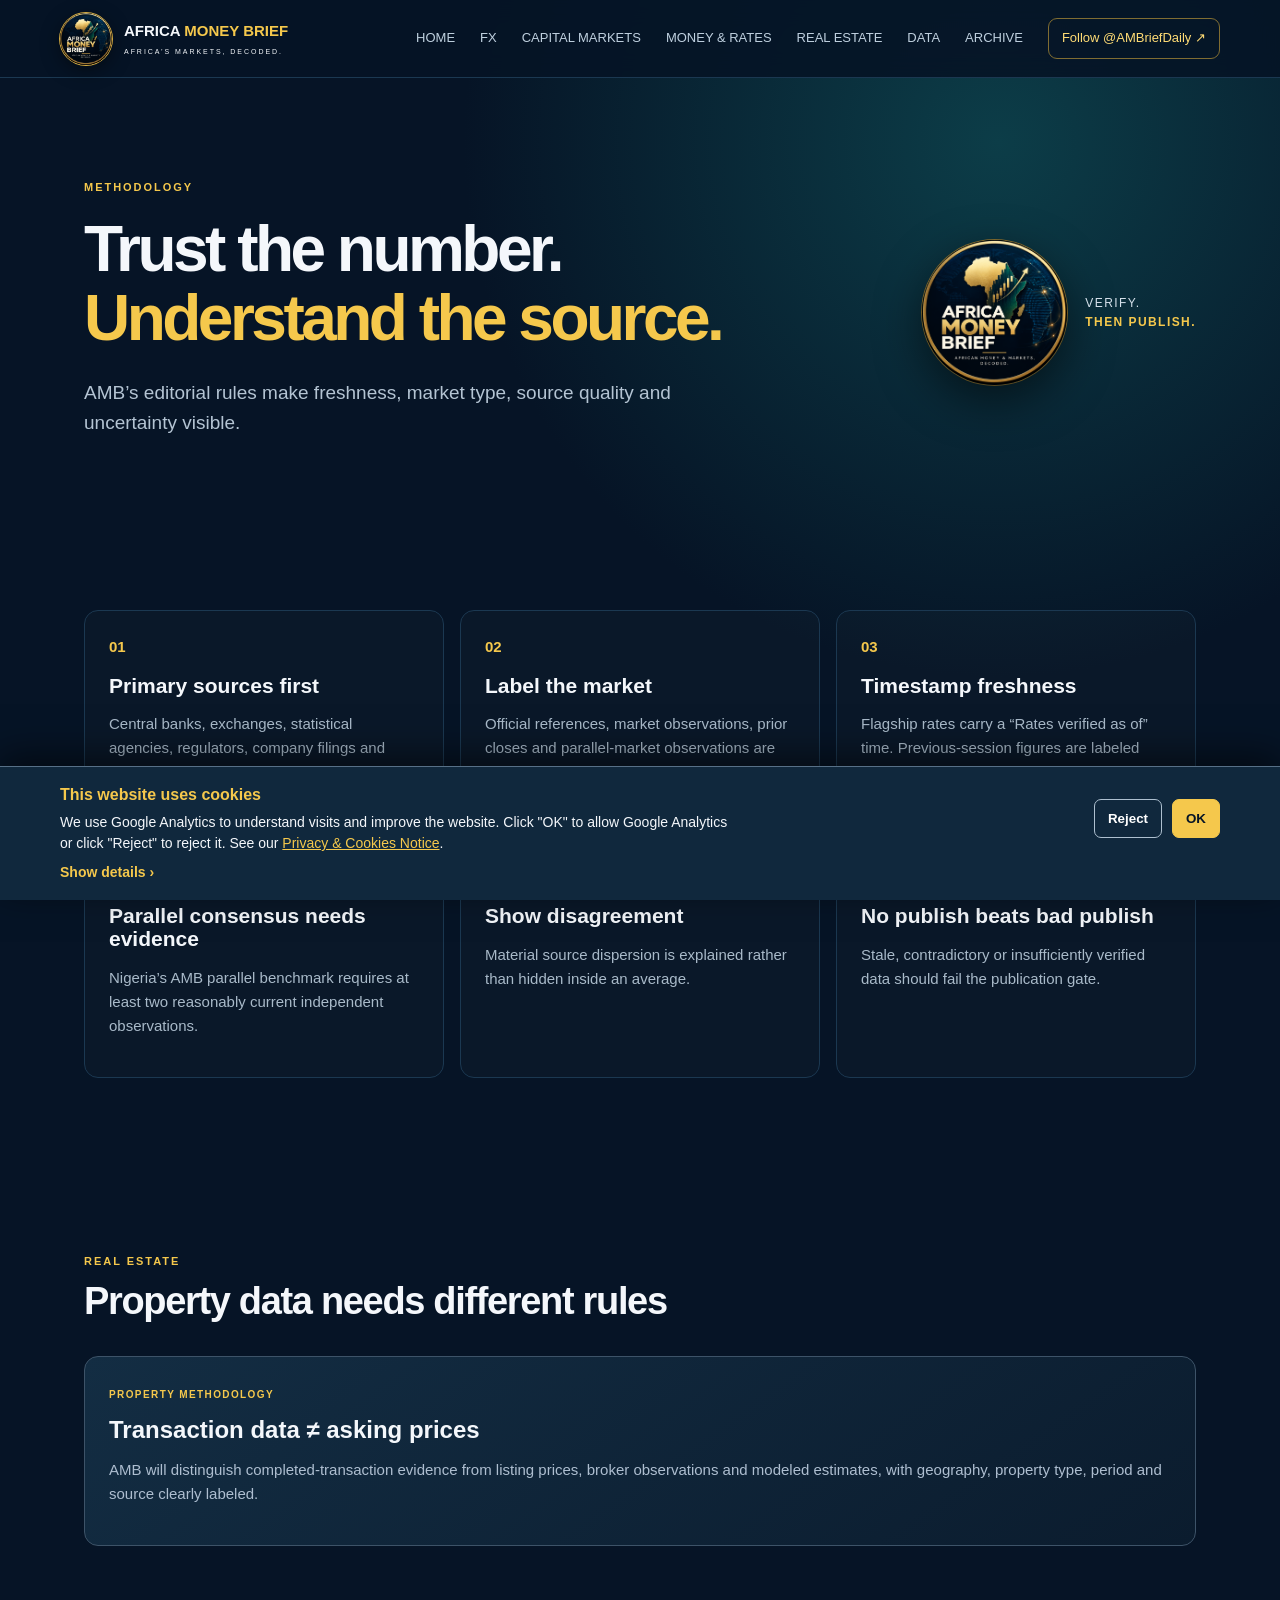
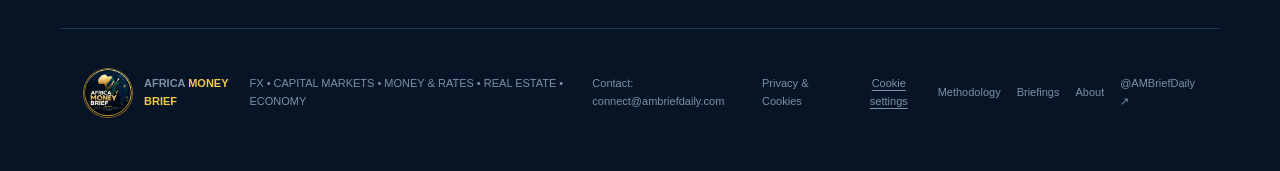
<file: methodology.html>
<!doctype html><html lang="en"><head>
<!-- AMB consent manager: Google Analytics loads only after opt-in -->
<link rel="stylesheet" href="assets/privacy.css">
<script defer src="assets/privacy.js"></script>
<meta charset="utf-8"><meta name="viewport" content="width=device-width,initial-scale=1"><meta name="description" content="How Africa Money Brief verifies, labels and publishes market data."><meta name="theme-color" content="#061426"><link rel="canonical" href="https://africamoneybrief.com/methodology.html"><meta property="og:site_name" content="Africa Money Brief"><meta property="og:title" content="Methodology | Africa Money Brief"><meta property="og:description" content="How Africa Money Brief verifies, labels and publishes market data."><meta property="og:image" content="https://africamoneybrief.com/assets/africa-money-brief-cover.png"><title>Methodology | Africa Money Brief</title><link rel="icon" href="assets/africa-money-brief-logo.png"><link rel="stylesheet" href="styles.css"></head><body><header><a class="logo brand-logo" href="index.html"><img src="assets/africa-money-brief-logo.png" alt="Africa Money Brief logo"><span>AFRICA <em>MONEY BRIEF</em><small>AFRICA’S MARKETS, DECODED.</small></span></a><nav><a class="" href="index.html">HOME</a><a class="" href="fx.html">FX</a><a class="" href="capital-markets.html">CAPITAL MARKETS</a><a class="" href="money-rates.html">MONEY &amp; RATES</a><a class="" href="real-estate.html">REAL ESTATE</a><a class="" href="data.html">DATA</a><a class="" href="archive.html">ARCHIVE</a><a class="x" href="https://x.com/AMBriefDaily">Follow @AMBriefDaily ↗</a></nav></header><main><section class="subhero"><div><p class="eyebrow">METHODOLOGY</p><h1>Trust the number.<br><i>Understand the source.</i></h1><p class="lead">AMB’s editorial rules make freshness, market type, source quality and uncertainty visible.</p></div><div class="subhero-brand"><img src="assets/africa-money-brief-logo.png"><span>VERIFY.<br><b>THEN PUBLISH.</b></span></div></section><section class="section"><div class="methodgrid">
<article><span>01</span><h3>Primary sources first</h3><p>Central banks, exchanges, statistical agencies, regulators, company filings and official releases are preferred for official data.</p></article>
<article><span>02</span><h3>Label the market</h3><p>Official references, market observations, prior closes and parallel-market observations are never treated as interchangeable.</p></article>
<article><span>03</span><h3>Timestamp freshness</h3><p>Flagship rates carry a “Rates verified as of” time. Previous-session figures are labeled explicitly.</p></article>
<article><span>04</span><h3>Parallel consensus needs evidence</h3><p>Nigeria’s AMB parallel benchmark requires at least two reasonably current independent observations.</p></article>
<article><span>05</span><h3>Show disagreement</h3><p>Material source dispersion is explained rather than hidden inside an average.</p></article>
<article><span>06</span><h3>No publish beats bad publish</h3><p>Stale, contradictory or insufficiently verified data should fail the publication gate.</p></article></div></section>
<section class="section"><div class="heading"><div><p class="eyebrow">REAL ESTATE</p><h2>Property data needs different rules</h2></div></div><div class="card feature"><span class="tag">PROPERTY METHODOLOGY</span><h3>Transaction data ≠ asking prices</h3><p>AMB will distinguish completed-transaction evidence from listing prices, broker observations and modeled estimates, with geography, property type, period and source clearly labeled.</p></div></section></main><footer><div class="logo footer-logo"><img src="assets/africa-money-brief-logo.png" alt="Africa Money Brief logo"><span>AFRICA <em>MONEY BRIEF</em></span></div><p>FX • CAPITAL MARKETS • MONEY &amp; RATES • REAL ESTATE • ECONOMY</p><div class="footerlinks"><a href="mailto:connect@ambriefdaily.com">Contact: connect@ambriefdaily.com</a><a href="privacy.html">Privacy &amp; Cookies</a><button type="button" class="amb-cookie-settings" data-amb-cookie-settings>Cookie settings</button><a href="methodology.html">Methodology</a><a href="briefings.html">Briefings</a><a href="about.html">About</a><a href="https://x.com/AMBriefDaily">@AMBriefDaily ↗</a></div></footer></body></html>
</file>
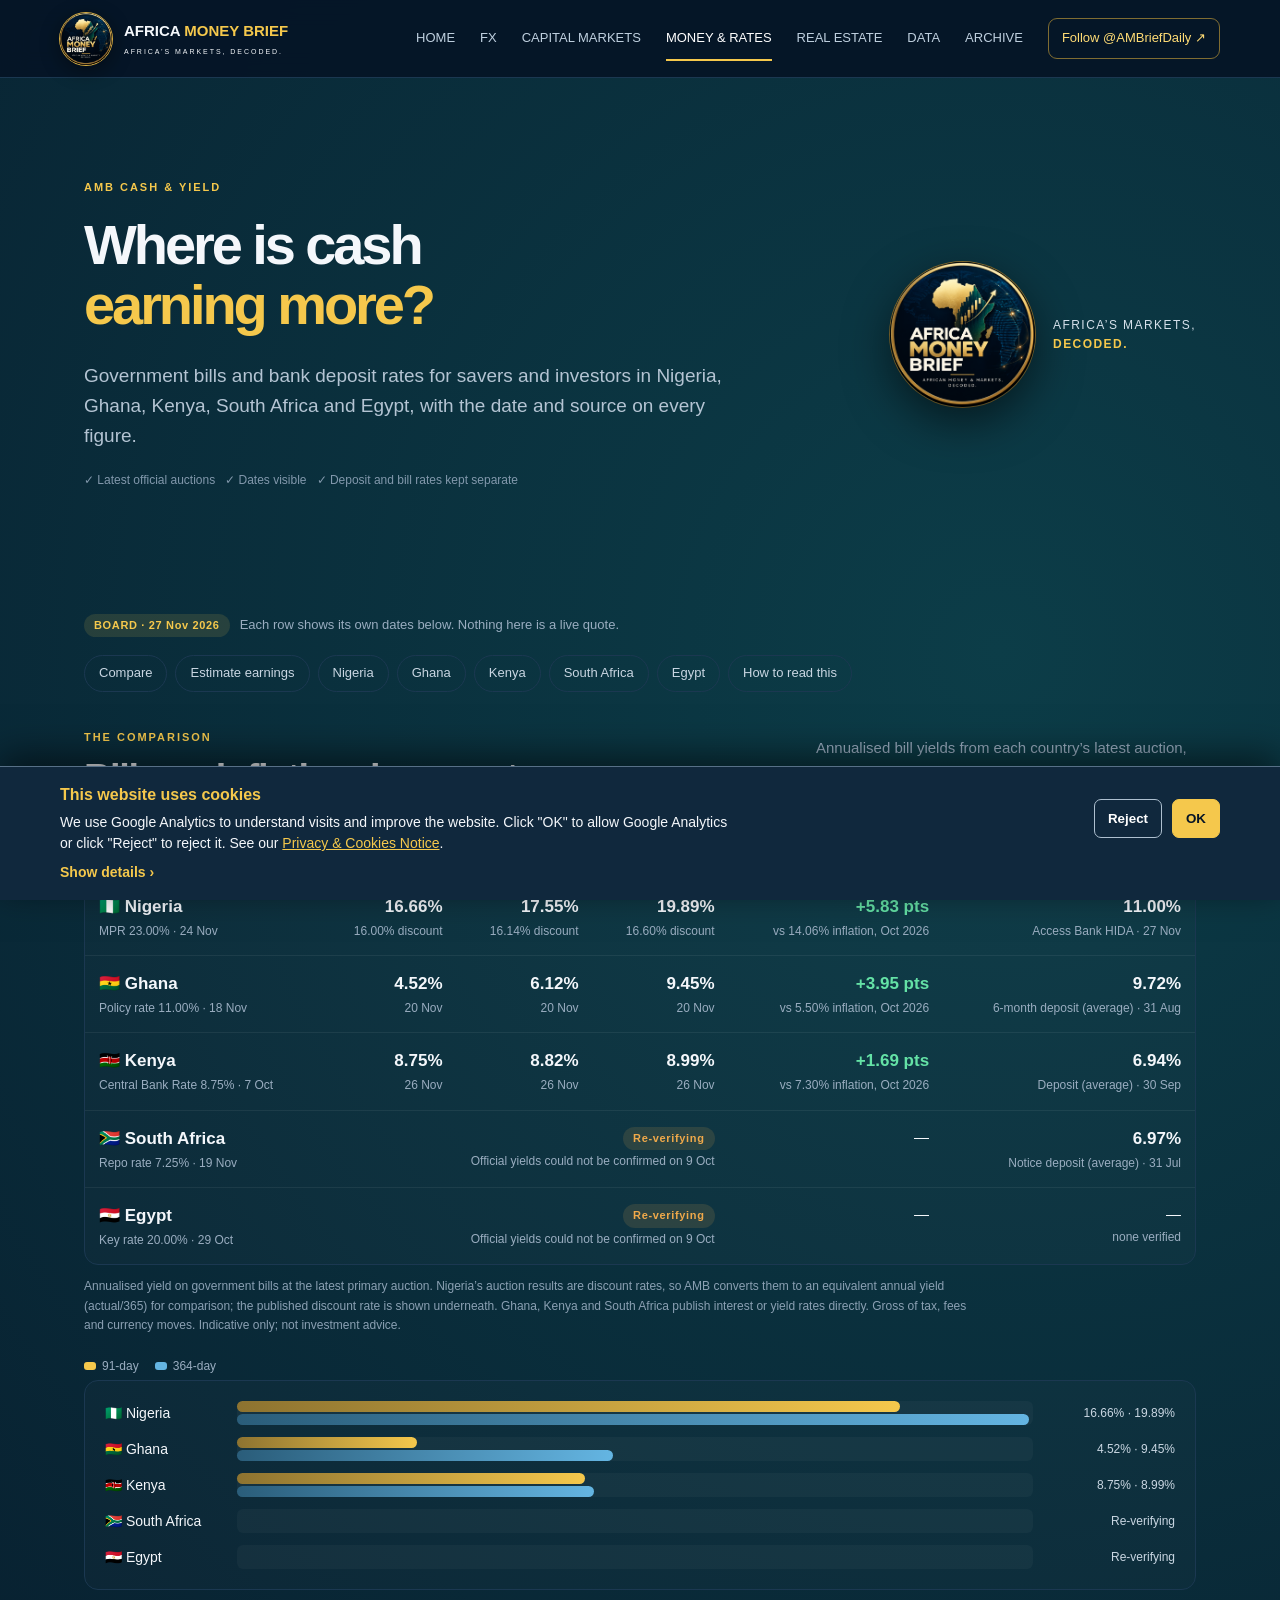
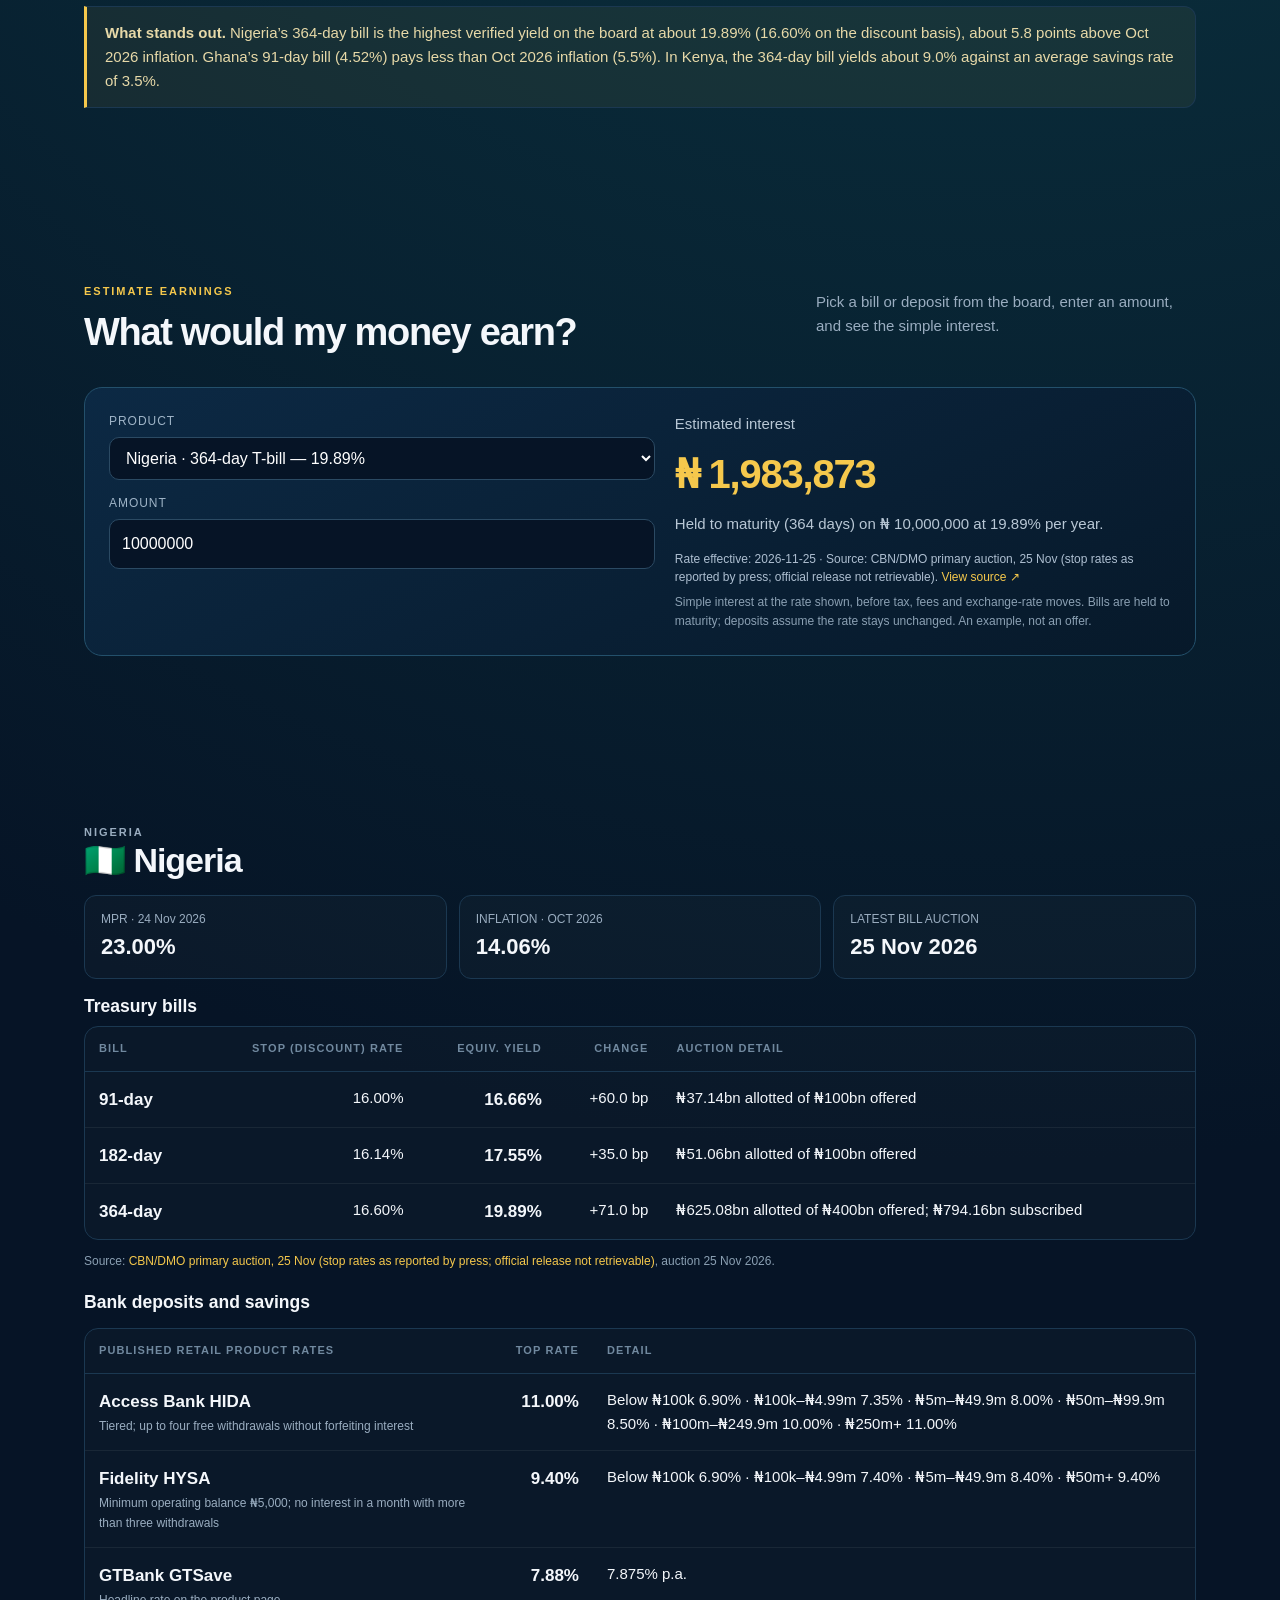
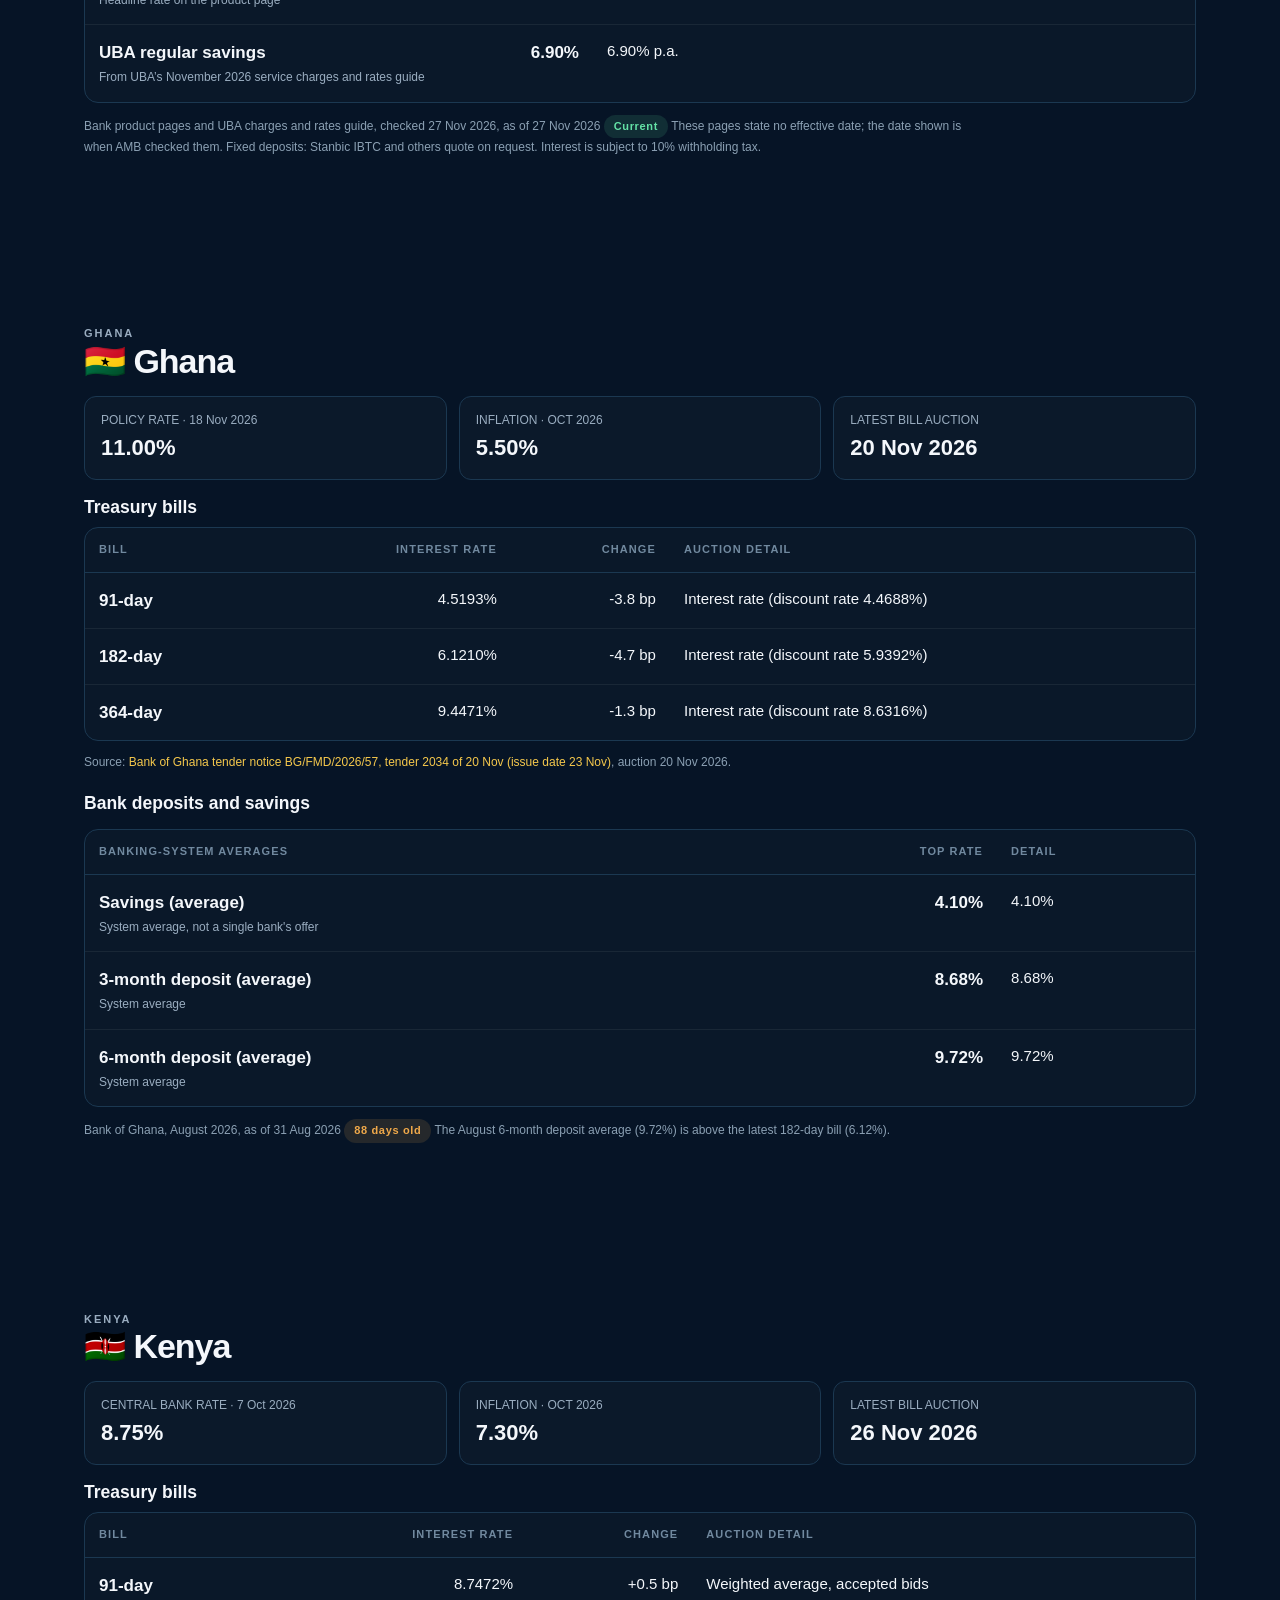
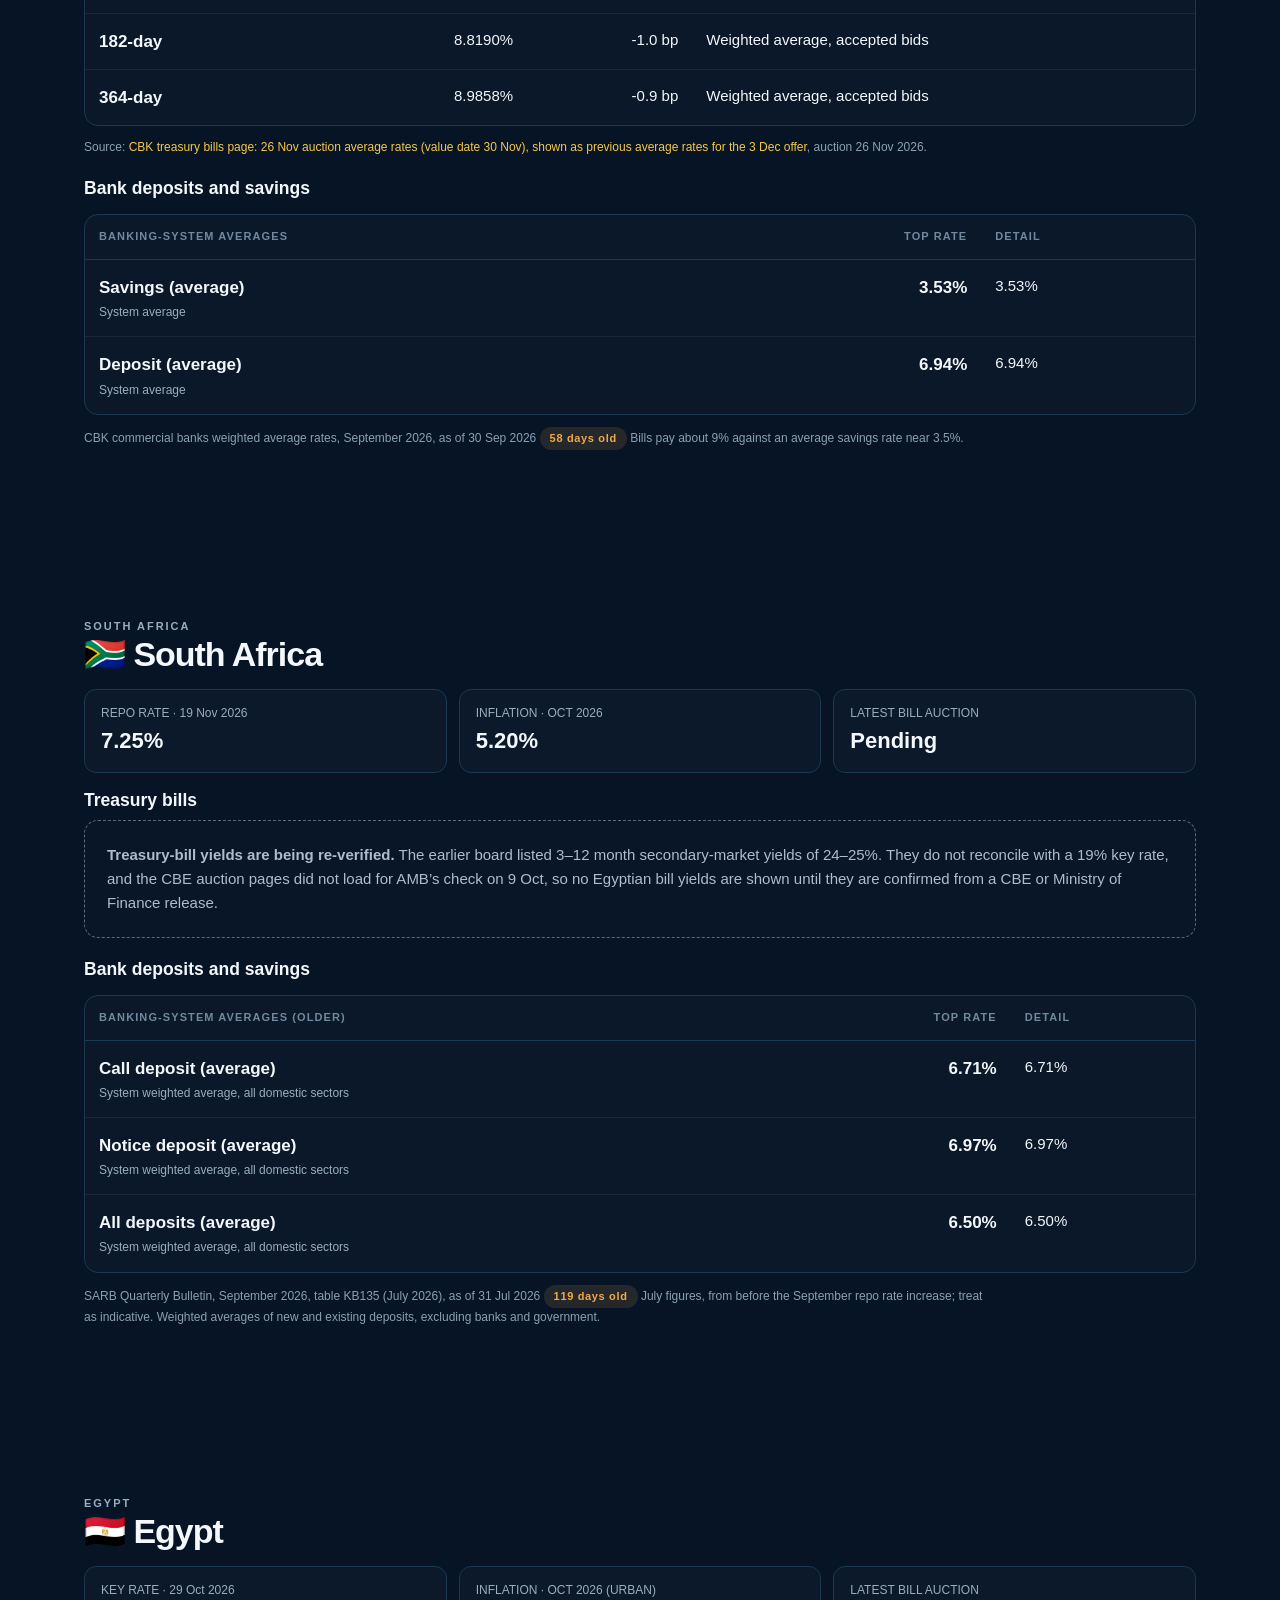
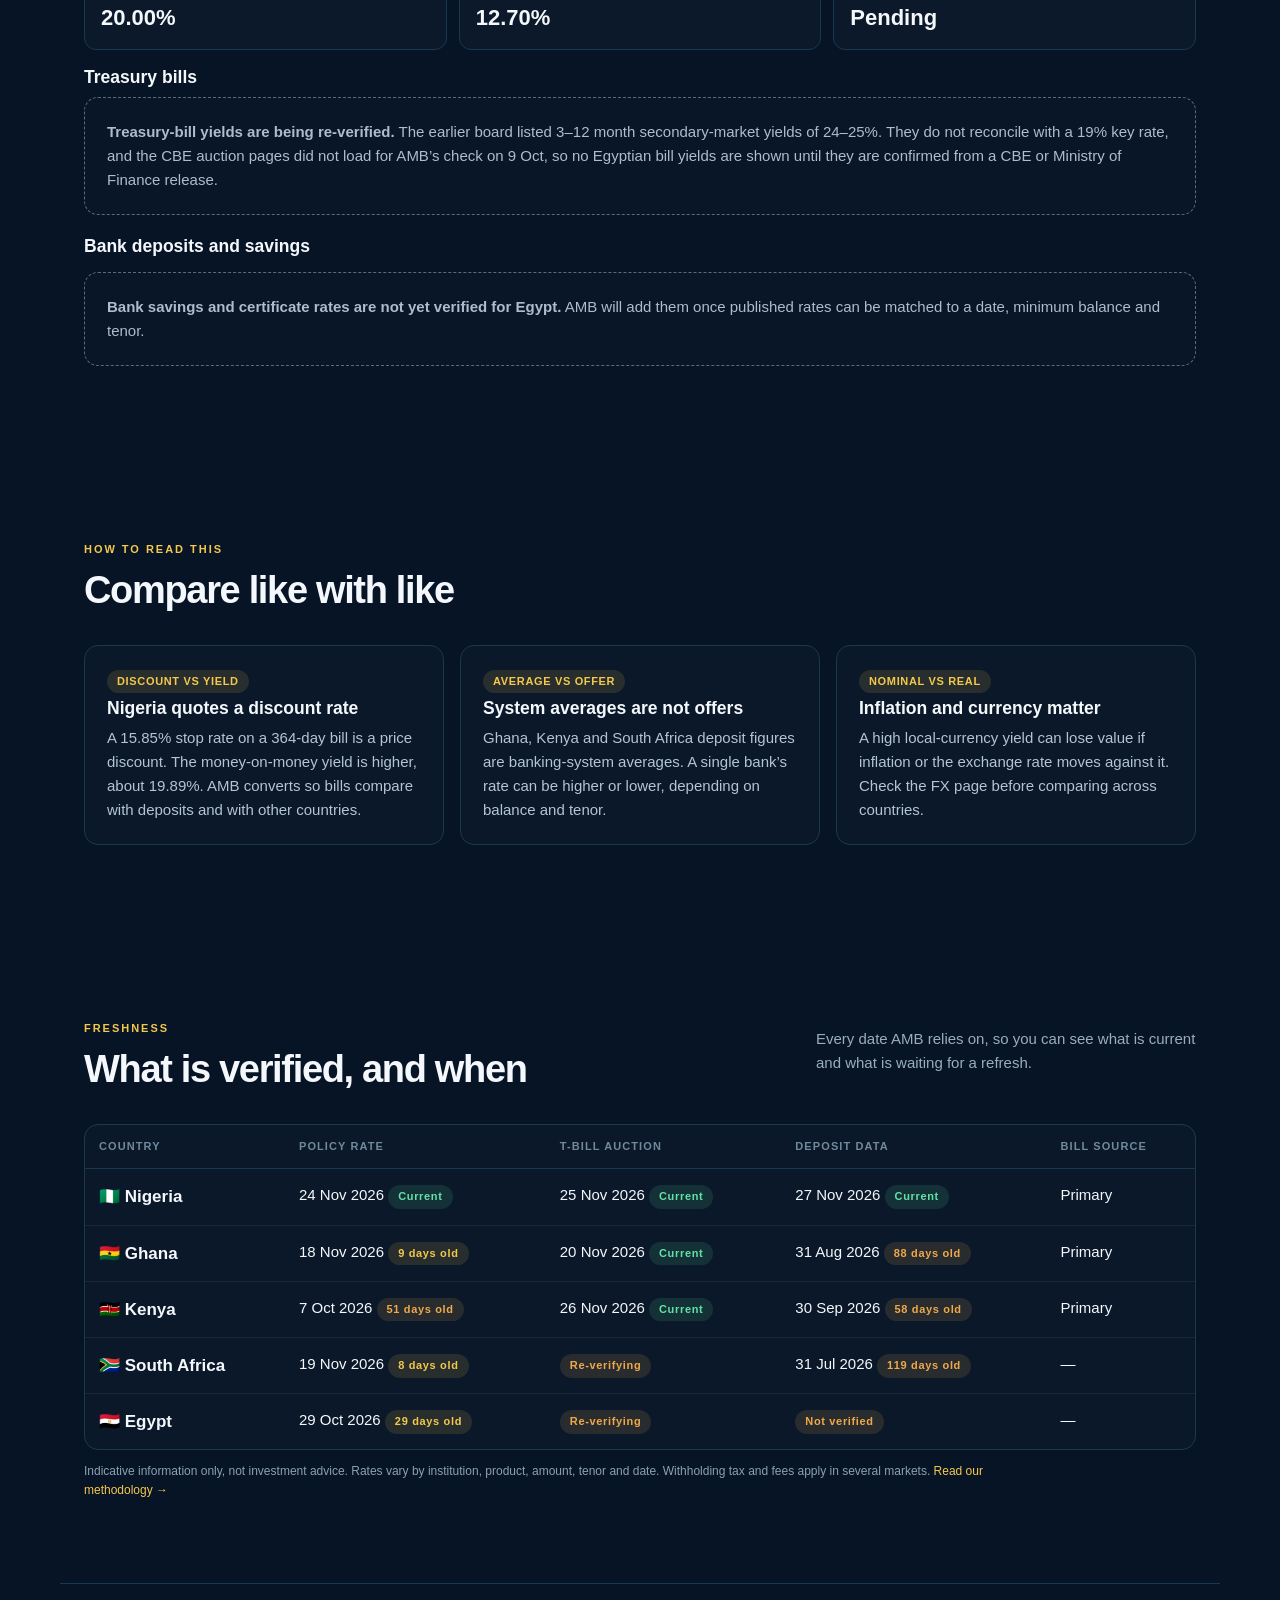
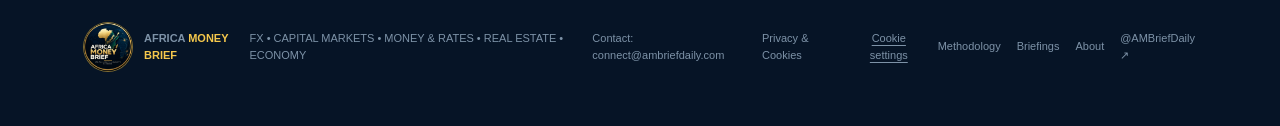
<file: money-rates.html>
<!doctype html><html lang="en"><head>
<!-- AMB consent manager: Google Analytics loads only after opt-in -->
<link rel="stylesheet" href="assets/privacy.css">
<script defer src="assets/privacy.js"></script>
<meta charset="utf-8"><meta name="viewport" content="width=device-width,initial-scale=1"><title>Money &amp; Rates | Africa Money Brief</title><meta name="description" content="Treasury-bill yields and bank deposit rates compared across Nigeria, Ghana, Kenya, South Africa and Egypt, with dates and sources."><link rel="canonical" href="https://africamoneybrief.com/money-rates.html"><link rel="icon" type="image/png" href="assets/africa-money-brief-logo.png"><link rel="stylesheet" href="styles.css"><link rel="stylesheet" href="assets/redesign.css"><link rel="stylesheet" href="assets/money.css"></head><body><header><a class="logo brand-logo" href="index.html"><img src="assets/africa-money-brief-logo.png" alt="Africa Money Brief logo"><span>AFRICA <em>MONEY BRIEF</em><small>AFRICA’S MARKETS, DECODED.</small></span></a><nav><a class="" href="index.html">HOME</a><a class="" href="fx.html">FX</a><a class="" href="capital-markets.html">CAPITAL MARKETS</a><a class="active" href="money-rates.html">MONEY &amp; RATES</a><a class="" href="real-estate.html">REAL ESTATE</a><a class="" href="data.html">DATA</a><a class="" href="archive.html">ARCHIVE</a><a class="x" href="https://x.com/AMBriefDaily">Follow @AMBriefDaily ↗</a></nav></header><main><!--AMB:money--><div class="mr">
<section class="subhero"><div><p class="eyebrow">AMB CASH &amp; YIELD</p><h1>Where is cash<br><i>earning more?</i></h1><p class="lead">Government bills and bank deposit rates for savers and investors in Nigeria, Ghana, Kenya, South Africa and Egypt, with the date and source on every figure.</p><p class="trust">✓ Latest official auctions &nbsp; ✓ Dates visible &nbsp; ✓ Deposit and bill rates kept separate</p></div><div class="subhero-brand"><img src="assets/africa-money-brief-logo.png" alt="Africa Money Brief"><span>AFRICA’S MARKETS,<br><b>DECODED.</b></span></div></section>
<section class="section" id="board"><div class="asof"><span class="pill gold">BOARD · 27 Nov 2026</span><span>Each row shows its own dates below. Nothing here is a live quote.</span></div>
<div class="jump"><a href="#board">Compare</a><a href="#calc">Estimate earnings</a><a href="#ng">Nigeria</a><a href="#gh">Ghana</a><a href="#ke">Kenya</a><a href="#za">South Africa</a><a href="#eg">Egypt</a><a href="#read">How to read this</a></div>
<div class="heading"><div><p class="eyebrow">THE COMPARISON</p><h2>Bills vs inflation, by country</h2></div><p>Annualised bill yields from each country’s latest auction, set against the latest inflation reading AMB has verified.</p></div><div class="tw"><table><thead><tr><th>COUNTRY</th><th class="num">91-DAY</th><th class="num">182-DAY</th><th class="num">364-DAY</th><th class="num">364-DAY VS INFLATION</th><th class="num">TOP DEPOSIT RATE</th></tr></thead><tbody><tr><td><b>🇳🇬 Nigeria</b><small>MPR 23.00% · 24 Nov</small></td><td class="num"><b>16.66%</b><small>16.00% discount</small></td><td class="num"><b>17.55%</b><small>16.14% discount</small></td><td class="num"><b>19.89%</b><small>16.60% discount</small></td><td class="num"><b class="pos">+5.83 pts</b><small>vs 14.06% inflation, Oct 2026</small></td><td class="num"><b>11.00%</b><small>Access Bank HIDA · 27 Nov</small></td></tr><tr><td><b>🇬🇭 Ghana</b><small>Policy rate 11.00% · 18 Nov</small></td><td class="num"><b>4.52%</b><small>20 Nov</small></td><td class="num"><b>6.12%</b><small>20 Nov</small></td><td class="num"><b>9.45%</b><small>20 Nov</small></td><td class="num"><b class="pos">+3.95 pts</b><small>vs 5.50% inflation, Oct 2026</small></td><td class="num"><b>9.72%</b><small>6-month deposit (average) · 31 Aug</small></td></tr><tr><td><b>🇰🇪 Kenya</b><small>Central Bank Rate 8.75% · 7 Oct</small></td><td class="num"><b>8.75%</b><small>26 Nov</small></td><td class="num"><b>8.82%</b><small>26 Nov</small></td><td class="num"><b>8.99%</b><small>26 Nov</small></td><td class="num"><b class="pos">+1.69 pts</b><small>vs 7.30% inflation, Oct 2026</small></td><td class="num"><b>6.94%</b><small>Deposit (average) · 30 Sep</small></td></tr><tr><td><b>🇿🇦 South Africa</b><small>Repo rate 7.25% · 19 Nov</small></td><td colspan="3" class="num"><span class="pill warn">Re-verifying</span><small>Official yields could not be confirmed on 9 Oct</small></td><td class="num">—</td><td class="num"><b>6.97%</b><small>Notice deposit (average) · 31 Jul</small></td></tr><tr><td><b>🇪🇬 Egypt</b><small>Key rate 20.00% · 29 Oct</small></td><td colspan="3" class="num"><span class="pill warn">Re-verifying</span><small>Official yields could not be confirmed on 9 Oct</small></td><td class="num">—</td><td class="num">—<small>none verified</small></td></tr></tbody></table></div>
<p class="fine">Annualised yield on government bills at the latest primary auction. Nigeria’s auction results are discount rates, so AMB converts them to an equivalent annual yield (actual/365) for comparison; the published discount rate is shown underneath. Ghana, Kenya and South Africa publish interest or yield rates directly. Gross of tax, fees and currency moves. Indicative only; not investment advice.</p>
<div style="margin-top:22px"><div class="legend"><span><i style="background:#f5c84c"></i>91-day</span><span><i style="background:#64b5e2"></i>364-day</span></div><div class="bars"><div class="bar"><span>🇳🇬 Nigeria</span><div class="track"><i class="a" style="width:83.3%"></i><i class="b" style="width:99.5%"></i></div><em>16.66% · 19.89%</em></div><div class="bar"><span>🇬🇭 Ghana</span><div class="track"><i class="a" style="width:22.6%"></i><i class="b" style="width:47.2%"></i></div><em>4.52% · 9.45%</em></div><div class="bar"><span>🇰🇪 Kenya</span><div class="track"><i class="a" style="width:43.7%"></i><i class="b" style="width:44.9%"></i></div><em>8.75% · 8.99%</em></div><div class="bar"><span>🇿🇦 South Africa</span><div class="track"></div><em>Re-verifying</em></div><div class="bar"><span>🇪🇬 Egypt</span><div class="track"></div><em>Re-verifying</em></div></div></div>
<p class="take"><b>What stands out.</b> Nigeria’s 364-day bill is the highest verified yield on the board at about 19.89% (16.60% on the discount basis), about 5.8 points above Oct 2026 inflation. Ghana’s 91-day bill (4.52%) pays less than Oct 2026 inflation (5.5%). In Kenya, the 364-day bill yields about 9.0% against an average savings rate of 3.5%.</p></section>
<section class="section" id="calc"><div class="heading"><div><p class="eyebrow">ESTIMATE EARNINGS</p><h2>What would my money earn?</h2></div><p>Pick a bill or deposit from the board, enter an amount, and see the simple interest.</p></div><div class="calc" id="amb-calc"><div><div class="f"><label for="cp">PRODUCT</label><select id="cp"></select></div><div class="f"><label for="ca">AMOUNT</label><input id="ca" type="number" inputmode="decimal" min="0" step="1000" value="10000000"></div><div class="f" id="cmw"><label for="cm">MONTHS HELD</label><input id="cm" type="number" min="1" max="12" step="1" value="12"></div></div>
<div class="res"><span id="cl">Estimated interest</span><strong id="ci">—</strong><span id="cs">Loading rates…</span><span style="font-size:12px;color:#8ba0b3">Simple interest at the rate shown, before tax, fees and exchange-rate moves. Bills are held to maturity; deposits assume the rate stays unchanged. An example, not an offer.</span></div></div>
<script src="assets/calc.js"></script></section>
<section class="section" id="ng"><div class="chead"><div><p class="eyebrow">NIGERIA</p><h2>🇳🇬 Nigeria</h2></div></div><div class="stats"><div class="stat"><small>MPR · 24 Nov 2026</small><b>23.00%</b></div><div class="stat"><small>INFLATION · OCT 2026</small><b>14.06%</b></div><div class="stat"><small>LATEST BILL AUCTION</small><b>25 Nov 2026</b></div></div><h3 style="margin:18px 0 10px">Treasury bills</h3><div class="tw"><table style="min-width:640px"><thead><tr><th>BILL</th><th class="num">STOP (DISCOUNT) RATE</th><th class="num">EQUIV. YIELD</th><th class="num">CHANGE</th><th>AUCTION DETAIL</th></tr></thead><tbody><tr><td><b>91-day</b></td><td class="num">16.00%</td><td class="num"><b>16.66%</b></td><td class="num">+60.0 bp</td><td>₦37.14bn allotted of ₦100bn offered</td></tr><tr><td><b>182-day</b></td><td class="num">16.14%</td><td class="num"><b>17.55%</b></td><td class="num">+35.0 bp</td><td>₦51.06bn allotted of ₦100bn offered</td></tr><tr><td><b>364-day</b></td><td class="num">16.60%</td><td class="num"><b>19.89%</b></td><td class="num">+71.0 bp</td><td>₦625.08bn allotted of ₦400bn offered; ₦794.16bn subscribed</td></tr></tbody></table></div><p class="fine">Source: <a href="https://www.dmo.gov.ng/">CBN/DMO primary auction, 25 Nov (stop rates as reported by press; official release not retrievable)</a>, auction 25 Nov 2026.</p><h3 style="margin:22px 0 0">Bank deposits and savings</h3><div class="tw" style="margin-top:16px"><table style="min-width:640px"><thead><tr><th>PUBLISHED RETAIL PRODUCT RATES</th><th class="num">TOP RATE</th><th>DETAIL</th></tr></thead><tbody><tr><td><b>Access Bank HIDA</b><small>Tiered; up to four free withdrawals without forfeiting interest</small></td><td class="num"><b>11.00%</b></td><td>Below ₦100k 6.90% · ₦100k–₦4.99m 7.35% · ₦5m–₦49.9m 8.00% · ₦50m–₦99.9m 8.50% · ₦100m–₦249.9m 10.00% · ₦250m+ 11.00%</td></tr><tr><td><b>Fidelity HYSA</b><small>Minimum operating balance ₦5,000; no interest in a month with more than three withdrawals</small></td><td class="num"><b>9.40%</b></td><td>Below ₦100k 6.90% · ₦100k–₦4.99m 7.40% · ₦5m–₦49.9m 8.40% · ₦50m+ 9.40%</td></tr><tr><td><b>GTBank GTSave</b><small>Headline rate on the product page</small></td><td class="num"><b>7.88%</b></td><td>7.875% p.a.</td></tr><tr><td><b>UBA regular savings</b><small>From UBA’s November 2026 service charges and rates guide</small></td><td class="num"><b>6.90%</b></td><td>6.90% p.a.</td></tr></tbody></table></div><p class="fine">Bank product pages and UBA charges and rates guide, checked 27 Nov 2026, as of 27 Nov 2026 <span class="pill ok">Current</span> These pages state no effective date; the date shown is when AMB checked them. Fixed deposits: Stanbic IBTC and others quote on request. Interest is subject to 10% withholding tax.</p></section><section class="section" id="gh"><div class="chead"><div><p class="eyebrow">GHANA</p><h2>🇬🇭 Ghana</h2></div></div><div class="stats"><div class="stat"><small>POLICY RATE · 18 Nov 2026</small><b>11.00%</b></div><div class="stat"><small>INFLATION · OCT 2026</small><b>5.50%</b></div><div class="stat"><small>LATEST BILL AUCTION</small><b>20 Nov 2026</b></div></div><h3 style="margin:18px 0 10px">Treasury bills</h3><div class="tw"><table style="min-width:640px"><thead><tr><th>BILL</th><th class="num">INTEREST RATE</th><th class="num">CHANGE</th><th>AUCTION DETAIL</th></tr></thead><tbody><tr><td><b>91-day</b></td><td class="num">4.5193%</td><td class="num">-3.8 bp</td><td>Interest rate (discount rate 4.4688%)</td></tr><tr><td><b>182-day</b></td><td class="num">6.1210%</td><td class="num">-4.7 bp</td><td>Interest rate (discount rate 5.9392%)</td></tr><tr><td><b>364-day</b></td><td class="num">9.4471%</td><td class="num">-1.3 bp</td><td>Interest rate (discount rate 8.6316%)</td></tr></tbody></table></div><p class="fine">Source: <a href="https://www.bog.gov.gh/wp-content/uploads/2026/11/Auctresults-2034.pdf">Bank of Ghana tender notice BG/FMD/2026/57, tender 2034 of 20 Nov (issue date 23 Nov)</a>, auction 20 Nov 2026.</p><h3 style="margin:22px 0 0">Bank deposits and savings</h3><div class="tw" style="margin-top:16px"><table style="min-width:640px"><thead><tr><th>BANKING-SYSTEM AVERAGES</th><th class="num">TOP RATE</th><th>DETAIL</th></tr></thead><tbody><tr><td><b>Savings (average)</b><small>System average, not a single bank's offer</small></td><td class="num"><b>4.10%</b></td><td>4.10%</td></tr><tr><td><b>3-month deposit (average)</b><small>System average</small></td><td class="num"><b>8.68%</b></td><td>8.68%</td></tr><tr><td><b>6-month deposit (average)</b><small>System average</small></td><td class="num"><b>9.72%</b></td><td>9.72%</td></tr></tbody></table></div><p class="fine">Bank of Ghana, August 2026, as of 31 Aug 2026 <span class="pill warn">88 days old</span> The August 6-month deposit average (9.72%) is above the latest 182-day bill (6.12%).</p></section><section class="section" id="ke"><div class="chead"><div><p class="eyebrow">KENYA</p><h2>🇰🇪 Kenya</h2></div></div><div class="stats"><div class="stat"><small>CENTRAL BANK RATE · 7 Oct 2026</small><b>8.75%</b></div><div class="stat"><small>INFLATION · OCT 2026</small><b>7.30%</b></div><div class="stat"><small>LATEST BILL AUCTION</small><b>26 Nov 2026</b></div></div><h3 style="margin:18px 0 10px">Treasury bills</h3><div class="tw"><table style="min-width:640px"><thead><tr><th>BILL</th><th class="num">INTEREST RATE</th><th class="num">CHANGE</th><th>AUCTION DETAIL</th></tr></thead><tbody><tr><td><b>91-day</b></td><td class="num">8.7472%</td><td class="num">+0.5 bp</td><td>Weighted average, accepted bids</td></tr><tr><td><b>182-day</b></td><td class="num">8.8190%</td><td class="num">-1.0 bp</td><td>Weighted average, accepted bids</td></tr><tr><td><b>364-day</b></td><td class="num">8.9858%</td><td class="num">-0.9 bp</td><td>Weighted average, accepted bids</td></tr></tbody></table></div><p class="fine">Source: <a href="https://www.centralbank.go.ke/bills-bonds/treasury-bills/">CBK treasury bills page: 26 Nov auction average rates (value date 30 Nov), shown as previous average rates for the 3 Dec offer</a>, auction 26 Nov 2026.</p><h3 style="margin:22px 0 0">Bank deposits and savings</h3><div class="tw" style="margin-top:16px"><table style="min-width:640px"><thead><tr><th>BANKING-SYSTEM AVERAGES</th><th class="num">TOP RATE</th><th>DETAIL</th></tr></thead><tbody><tr><td><b>Savings (average)</b><small>System average</small></td><td class="num"><b>3.53%</b></td><td>3.53%</td></tr><tr><td><b>Deposit (average)</b><small>System average</small></td><td class="num"><b>6.94%</b></td><td>6.94%</td></tr></tbody></table></div><p class="fine">CBK commercial banks weighted average rates, September 2026, as of 30 Sep 2026 <span class="pill warn">58 days old</span> Bills pay about 9% against an average savings rate near 3.5%.</p></section><section class="section" id="za"><div class="chead"><div><p class="eyebrow">SOUTH AFRICA</p><h2>🇿🇦 South Africa</h2></div></div><div class="stats"><div class="stat"><small>REPO RATE · 19 Nov 2026</small><b>7.25%</b></div><div class="stat"><small>INFLATION · OCT 2026</small><b>5.20%</b></div><div class="stat"><small>LATEST BILL AUCTION</small><b>Pending</b></div></div><h3 style="margin:18px 0 10px">Treasury bills</h3><div class="gap"><b>Treasury-bill yields are being re-verified.</b> The earlier board listed 3–12 month secondary-market yields of 24–25%. They do not reconcile with a 19% key rate, and the CBE auction pages did not load for AMB’s check on 9 Oct, so no Egyptian bill yields are shown until they are confirmed from a CBE or Ministry of Finance release.</div><h3 style="margin:22px 0 0">Bank deposits and savings</h3><div class="tw" style="margin-top:16px"><table style="min-width:640px"><thead><tr><th>BANKING-SYSTEM AVERAGES (OLDER)</th><th class="num">TOP RATE</th><th>DETAIL</th></tr></thead><tbody><tr><td><b>Call deposit (average)</b><small>System weighted average, all domestic sectors</small></td><td class="num"><b>6.71%</b></td><td>6.71%</td></tr><tr><td><b>Notice deposit (average)</b><small>System weighted average, all domestic sectors</small></td><td class="num"><b>6.97%</b></td><td>6.97%</td></tr><tr><td><b>All deposits (average)</b><small>System weighted average, all domestic sectors</small></td><td class="num"><b>6.50%</b></td><td>6.50%</td></tr></tbody></table></div><p class="fine">SARB Quarterly Bulletin, September 2026, table KB135 (July 2026), as of 31 Jul 2026 <span class="pill warn">119 days old</span> July figures, from before the September repo rate increase; treat as indicative. Weighted averages of new and existing deposits, excluding banks and government.</p></section><section class="section" id="eg"><div class="chead"><div><p class="eyebrow">EGYPT</p><h2>🇪🇬 Egypt</h2></div></div><div class="stats"><div class="stat"><small>KEY RATE · 29 Oct 2026</small><b>20.00%</b></div><div class="stat"><small>INFLATION · OCT 2026 (URBAN)</small><b>12.70%</b></div><div class="stat"><small>LATEST BILL AUCTION</small><b>Pending</b></div></div><h3 style="margin:18px 0 10px">Treasury bills</h3><div class="gap"><b>Treasury-bill yields are being re-verified.</b> The earlier board listed 3–12 month secondary-market yields of 24–25%. They do not reconcile with a 19% key rate, and the CBE auction pages did not load for AMB’s check on 9 Oct, so no Egyptian bill yields are shown until they are confirmed from a CBE or Ministry of Finance release.</div><h3 style="margin:22px 0 0">Bank deposits and savings</h3><div class="gap" style="margin-top:16px"><b>Bank savings and certificate rates are not yet verified for Egypt.</b> AMB will add them once published rates can be matched to a date, minimum balance and tenor.</div></section>
<section class="section" id="read"><div class="heading"><div><p class="eyebrow">HOW TO READ THIS</p><h2>Compare like with like</h2></div></div><div class="how"><article><span class="pill gold">DISCOUNT VS YIELD</span><h3>Nigeria quotes a discount rate</h3><p>A 15.85% stop rate on a 364-day bill is a price discount. The money-on-money yield is higher, about 19.89%. AMB converts so bills compare with deposits and with other countries.</p></article><article><span class="pill gold">AVERAGE VS OFFER</span><h3>System averages are not offers</h3><p>Ghana, Kenya and South Africa deposit figures are banking-system averages. A single bank’s rate can be higher or lower, depending on balance and tenor.</p></article><article><span class="pill gold">NOMINAL VS REAL</span><h3>Inflation and currency matter</h3><p>A high local-currency yield can lose value if inflation or the exchange rate moves against it. Check the FX page before comparing across countries.</p></article></div></section>
<section class="section"><div class="heading"><div><p class="eyebrow">FRESHNESS</p><h2>What is verified, and when</h2></div><p>Every date AMB relies on, so you can see what is current and what is waiting for a refresh.</p></div><div class="tw fresh"><table style="min-width:640px"><thead><tr><th>COUNTRY</th><th>POLICY RATE</th><th>T-BILL AUCTION</th><th>DEPOSIT DATA</th><th>BILL SOURCE</th></tr></thead><tbody><tr><td><b>🇳🇬 Nigeria</b></td><td>24 Nov 2026 <span class="pill ok">Current</span></td><td>25 Nov 2026 <span class="pill ok">Current</span></td><td>27 Nov 2026 <span class="pill ok">Current</span></td><td>Primary</td></tr><tr><td><b>🇬🇭 Ghana</b></td><td>18 Nov 2026 <span class="pill gold">9 days old</span></td><td>20 Nov 2026 <span class="pill ok">Current</span></td><td>31 Aug 2026 <span class="pill warn">88 days old</span></td><td>Primary</td></tr><tr><td><b>🇰🇪 Kenya</b></td><td>7 Oct 2026 <span class="pill warn">51 days old</span></td><td>26 Nov 2026 <span class="pill ok">Current</span></td><td>30 Sep 2026 <span class="pill warn">58 days old</span></td><td>Primary</td></tr><tr><td><b>🇿🇦 South Africa</b></td><td>19 Nov 2026 <span class="pill gold">8 days old</span></td><td><span class='pill warn'>Re-verifying</span></td><td>31 Jul 2026 <span class="pill warn">119 days old</span></td><td>—</td></tr><tr><td><b>🇪🇬 Egypt</b></td><td>29 Oct 2026 <span class="pill gold">29 days old</span></td><td><span class='pill warn'>Re-verifying</span></td><td><span class='pill warn'>Not verified</span></td><td>—</td></tr></tbody></table></div>
<p class="fine">Indicative information only, not investment advice. Rates vary by institution, product, amount, tenor and date. Withholding tax and fees apply in several markets. <a href="methodology.html">Read our methodology →</a></p></section>
</div><!--/AMB:money--></main><footer><div class="logo footer-logo"><img src="assets/africa-money-brief-logo.png" alt="Africa Money Brief logo"><span>AFRICA <em>MONEY BRIEF</em></span></div><p>FX • CAPITAL MARKETS • MONEY & RATES • REAL ESTATE • ECONOMY</p><div class="footerlinks"><a href="mailto:connect@ambriefdaily.com">Contact: connect@ambriefdaily.com</a><a href="privacy.html">Privacy &amp; Cookies</a><button type="button" class="amb-cookie-settings" data-amb-cookie-settings>Cookie settings</button><a href="methodology.html">Methodology</a><a href="briefings.html">Briefings</a><a href="about.html">About</a><a href="https://x.com/AMBriefDaily">@AMBriefDaily ↗</a></div></footer></body></html>
</file>
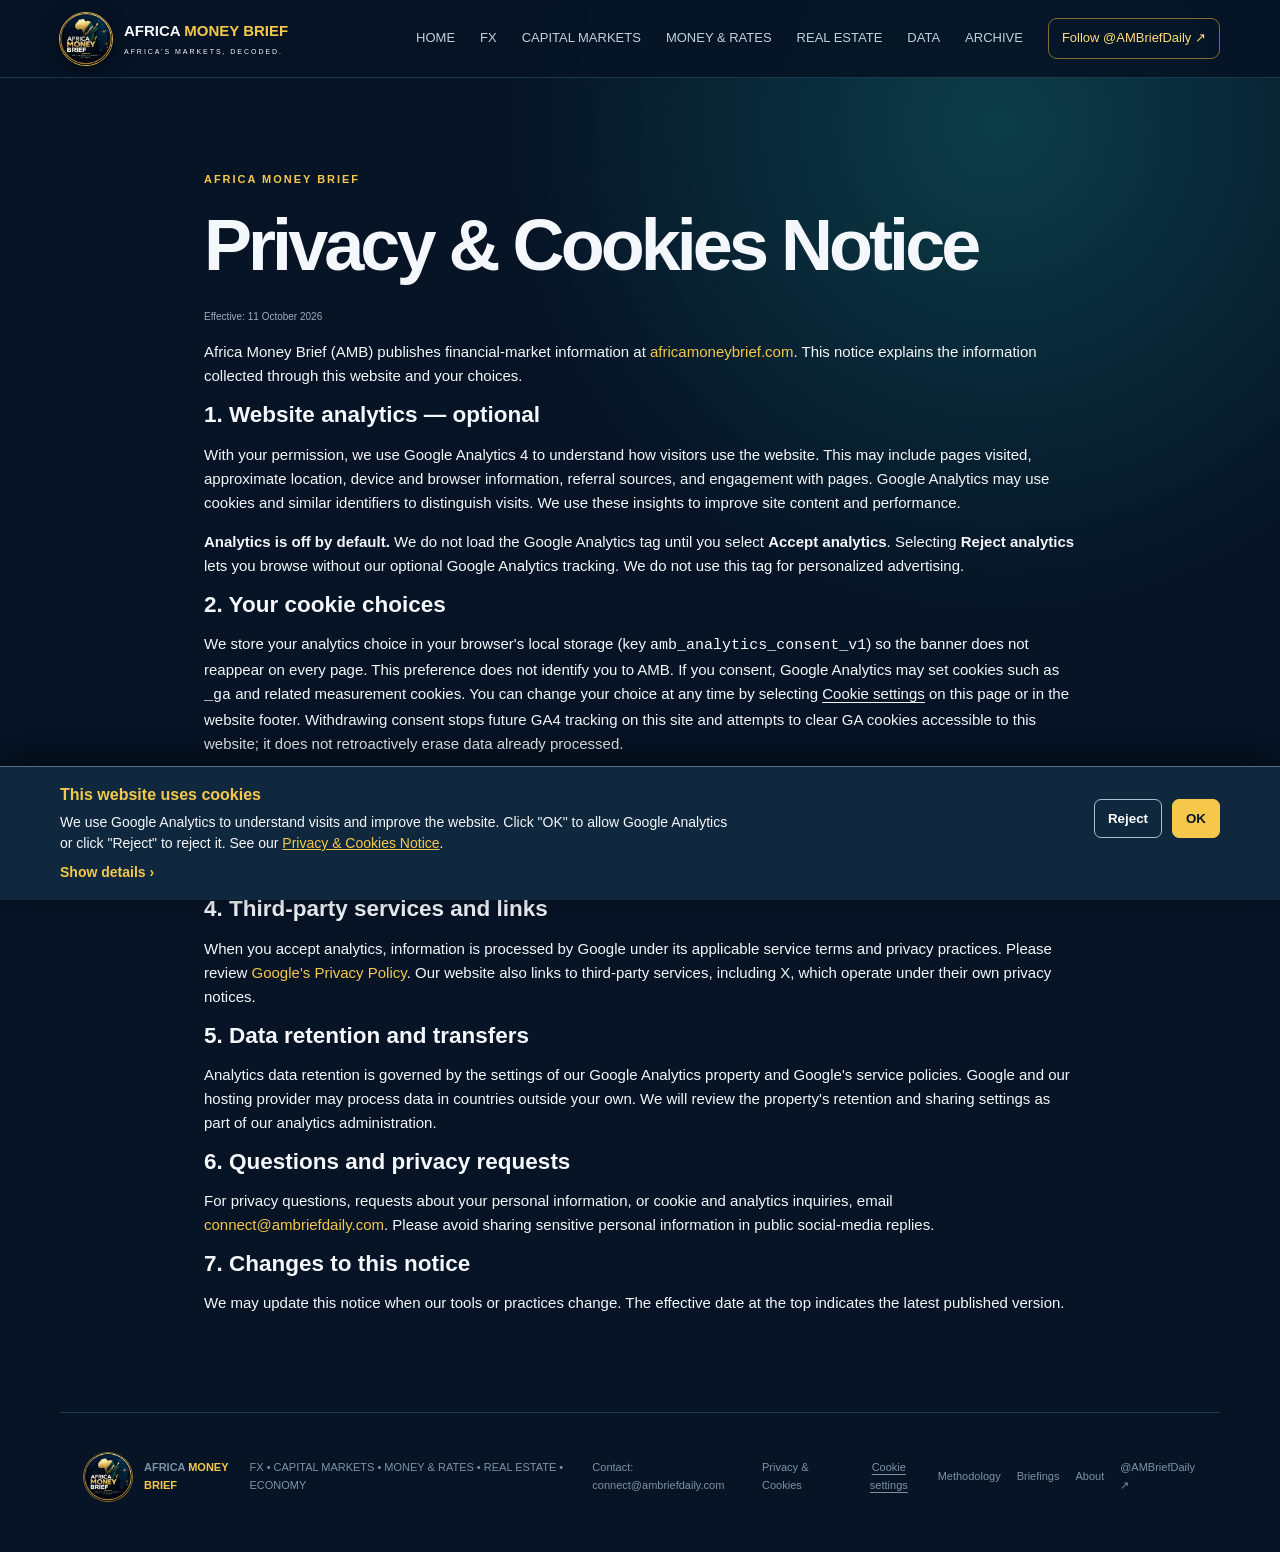
<file: privacy.html>
<!doctype html><html lang="en"><head><meta charset="utf-8"><meta name="viewport" content="width=device-width,initial-scale=1"><meta name="description" content="How Africa Money Brief uses website analytics, cookies, and visitor information."><meta name="theme-color" content="#061426"><link rel="canonical" href="https://africamoneybrief.com/privacy.html"><title>Privacy &amp; Cookies | Africa Money Brief</title><link rel="icon" href="assets/africa-money-brief-logo.png"><link rel="stylesheet" href="styles.css"><link rel="stylesheet" href="assets/privacy.css"><script defer src="assets/privacy.js"></script></head><body><header><a class="logo brand-logo" href="index.html"><img src="assets/africa-money-brief-logo.png" alt="Africa Money Brief logo"><span>AFRICA <em>MONEY BRIEF</em><small>AFRICA’S MARKETS, DECODED.</small></span></a><nav><a class="" href="index.html">HOME</a><a class="" href="fx.html">FX</a><a class="" href="capital-markets.html">CAPITAL MARKETS</a><a class="" href="money-rates.html">MONEY &amp; RATES</a><a class="" href="real-estate.html">REAL ESTATE</a><a class="" href="data.html">DATA</a><a class="" href="archive.html">ARCHIVE</a><a class="x" href="https://x.com/AMBriefDaily">Follow @AMBriefDaily ↗</a></nav></header><main><section class="section" style="max-width:920px;margin:0 auto"><p class="eyebrow">AFRICA MONEY BRIEF</p><h1>Privacy &amp; Cookies Notice</h1><p class="fine">Effective: 11 October 2026</p><p>Africa Money Brief (AMB) publishes financial-market information at <a href="https://africamoneybrief.com/" style="color:var(--gold)">africamoneybrief.com</a>. This notice explains the information collected through this website and your choices.</p><h2>1. Website analytics — optional</h2><p>With your permission, we use Google Analytics 4 to understand how visitors use the website. This may include pages visited, approximate location, device and browser information, referral sources, and engagement with pages. Google Analytics may use cookies and similar identifiers to distinguish visits. We use these insights to improve site content and performance.</p><p><strong>Analytics is off by default.</strong> We do not load the Google Analytics tag until you select <strong>Accept analytics</strong>. Selecting <strong>Reject analytics</strong> lets you browse without our optional Google Analytics tracking. We do not use this tag for personalized advertising.</p><h2>2. Your cookie choices</h2><p>We store your analytics choice in your browser's local storage (key <code>amb_analytics_consent_v1</code>) so the banner does not reappear on every page. This preference does not identify you to AMB. If you consent, Google Analytics may set cookies such as <code>_ga</code> and related measurement cookies. You can change your choice at any time by selecting <button type="button" class="amb-cookie-settings" data-amb-cookie-settings>Cookie settings</button> on this page or in the website footer. Withdrawing consent stops future GA4 tracking on this site and attempts to clear GA cookies accessible to this website; it does not retroactively erase data already processed.</p><h2>3. Hosting and technical information</h2><p>The website is hosted using GitHub Pages. As with most web hosting services, technical requests to access the site may involve IP addresses and other connection data processed by the hosting provider for delivery, security and operations. These hosting processes are separate from our optional Google Analytics tag.</p><h2>4. Third-party services and links</h2><p>When you accept analytics, information is processed by Google under its applicable service terms and privacy practices. Please review <a href="https://policies.google.com/privacy" style="color:var(--gold)">Google's Privacy Policy</a>. Our website also links to third-party services, including X, which operate under their own privacy notices.</p><h2>5. Data retention and transfers</h2><p>Analytics data retention is governed by the settings of our Google Analytics property and Google's service policies. Google and our hosting provider may process data in countries outside your own. We will review the property's retention and sharing settings as part of our analytics administration.</p><h2>6. Questions and privacy requests</h2><p>For privacy questions, requests about your personal information, or cookie and analytics inquiries, email <a href="mailto:connect@ambriefdaily.com" style="color:var(--gold)">connect@ambriefdaily.com</a>. Please avoid sharing sensitive personal information in public social-media replies.</p><h2>7. Changes to this notice</h2><p>We may update this notice when our tools or practices change. The effective date at the top indicates the latest published version.</p></section></main><footer><div class="logo footer-logo"><img src="assets/africa-money-brief-logo.png" alt="Africa Money Brief logo"><span>AFRICA <em>MONEY BRIEF</em></span></div><p>FX • CAPITAL MARKETS • MONEY &amp; RATES • REAL ESTATE • ECONOMY</p><div class="footerlinks"><a href="mailto:connect@ambriefdaily.com">Contact: connect@ambriefdaily.com</a><a href="privacy.html">Privacy &amp; Cookies</a><button type="button" class="amb-cookie-settings" data-amb-cookie-settings>Cookie settings</button><a href="methodology.html">Methodology</a><a href="briefings.html">Briefings</a><a href="about.html">About</a><a href="https://x.com/AMBriefDaily">@AMBriefDaily ↗</a></div></footer></body></html>
</file>
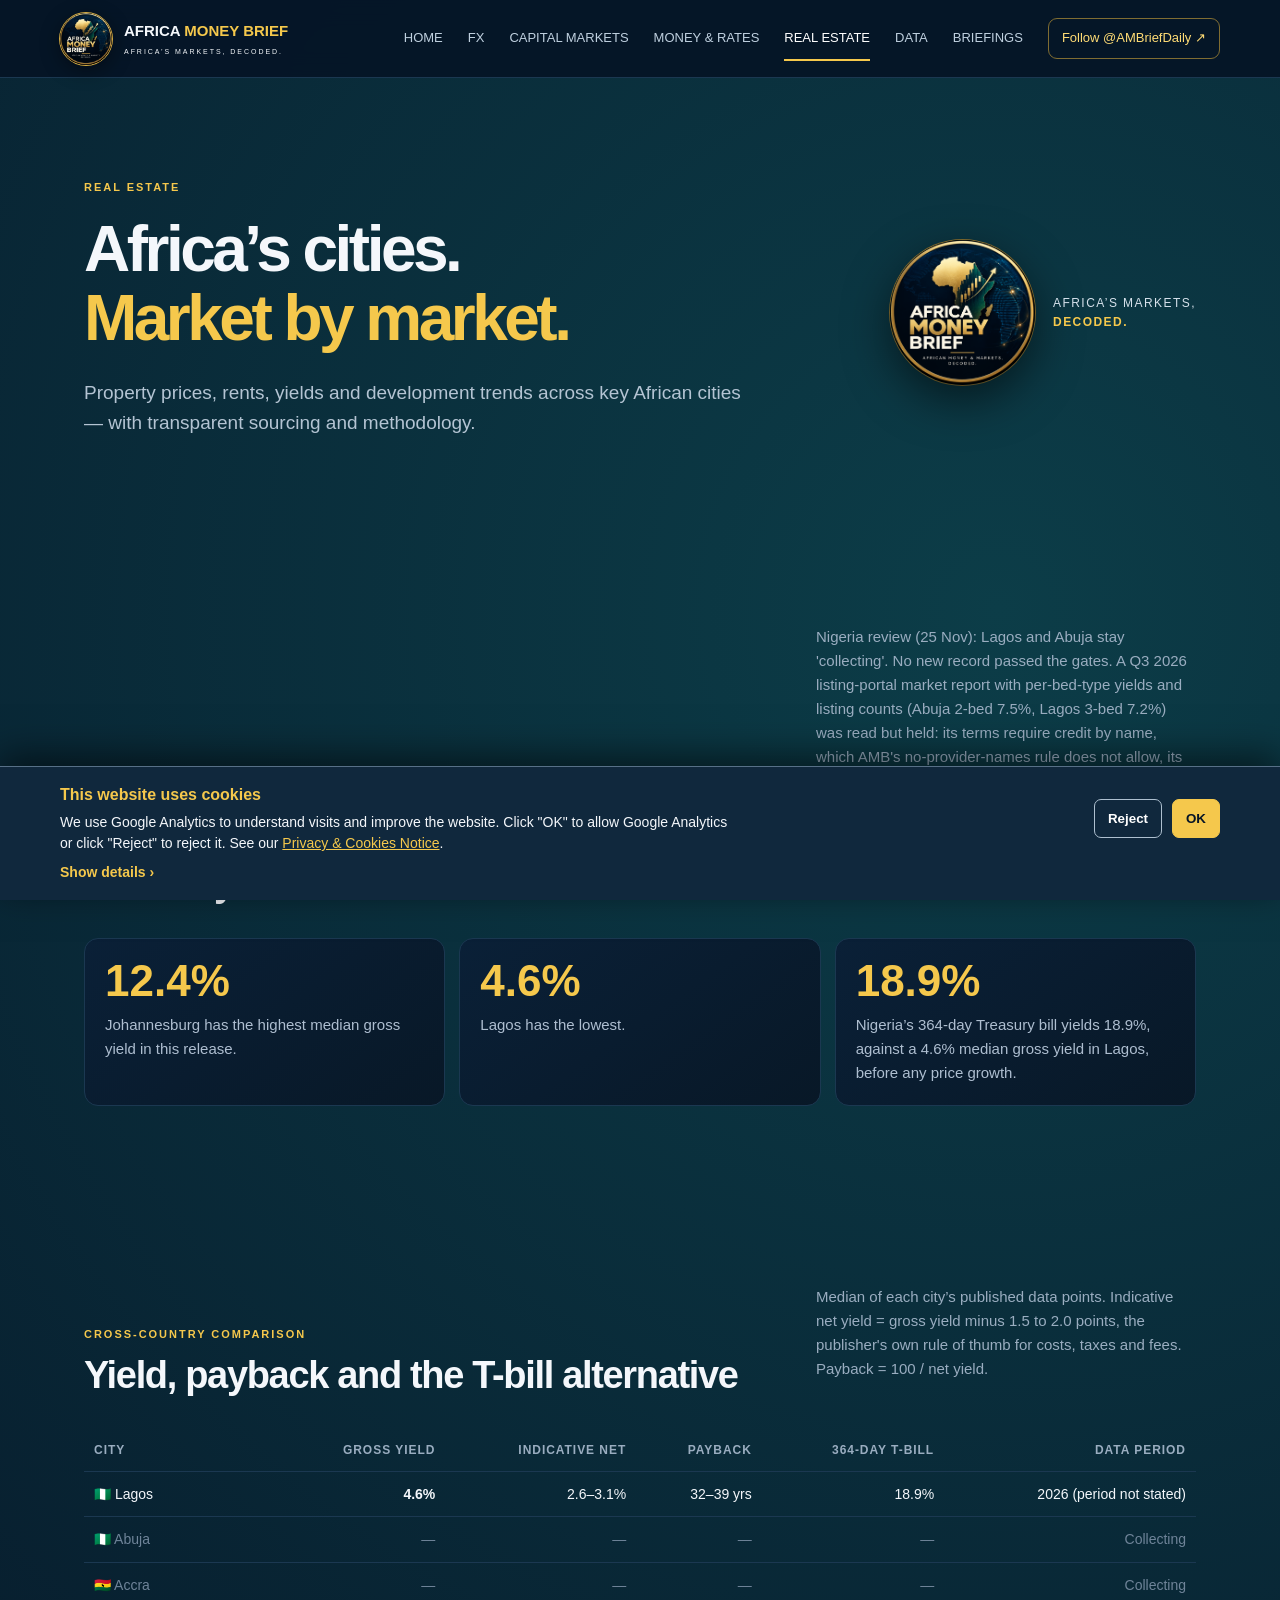
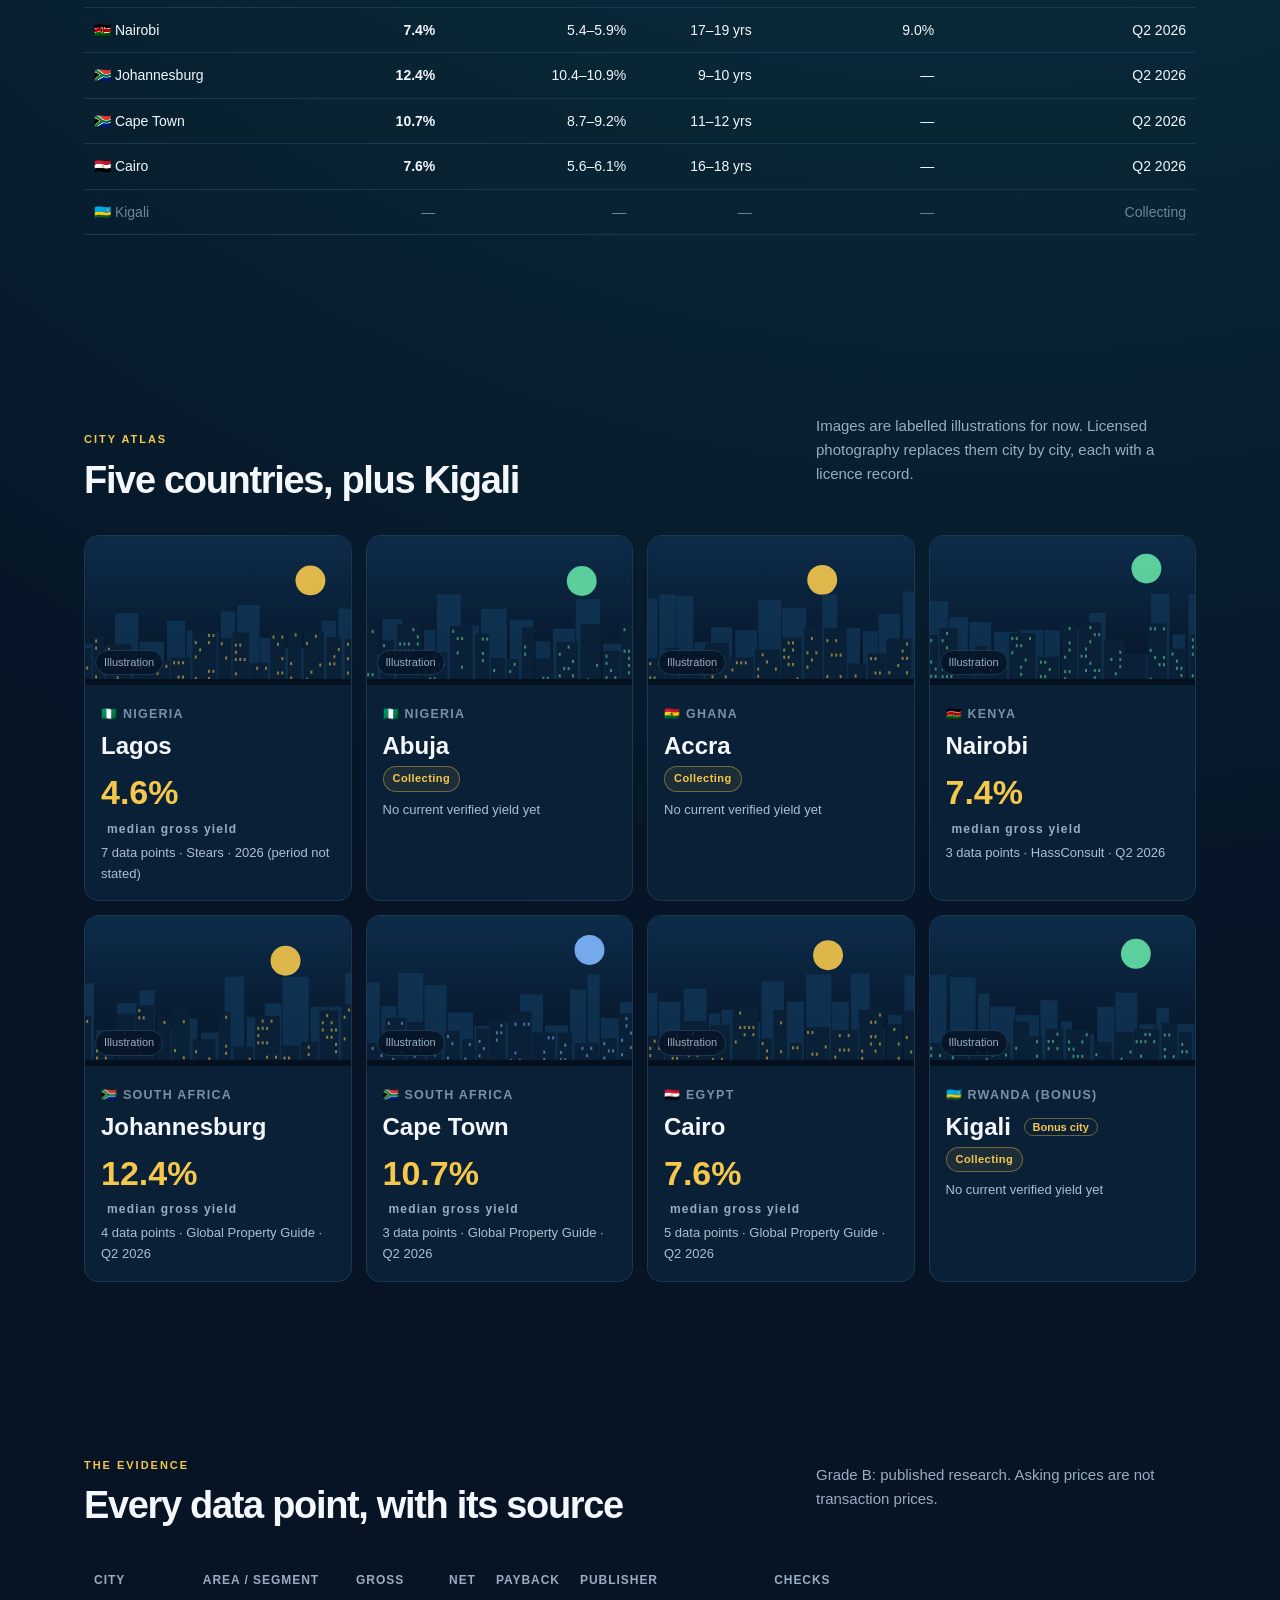
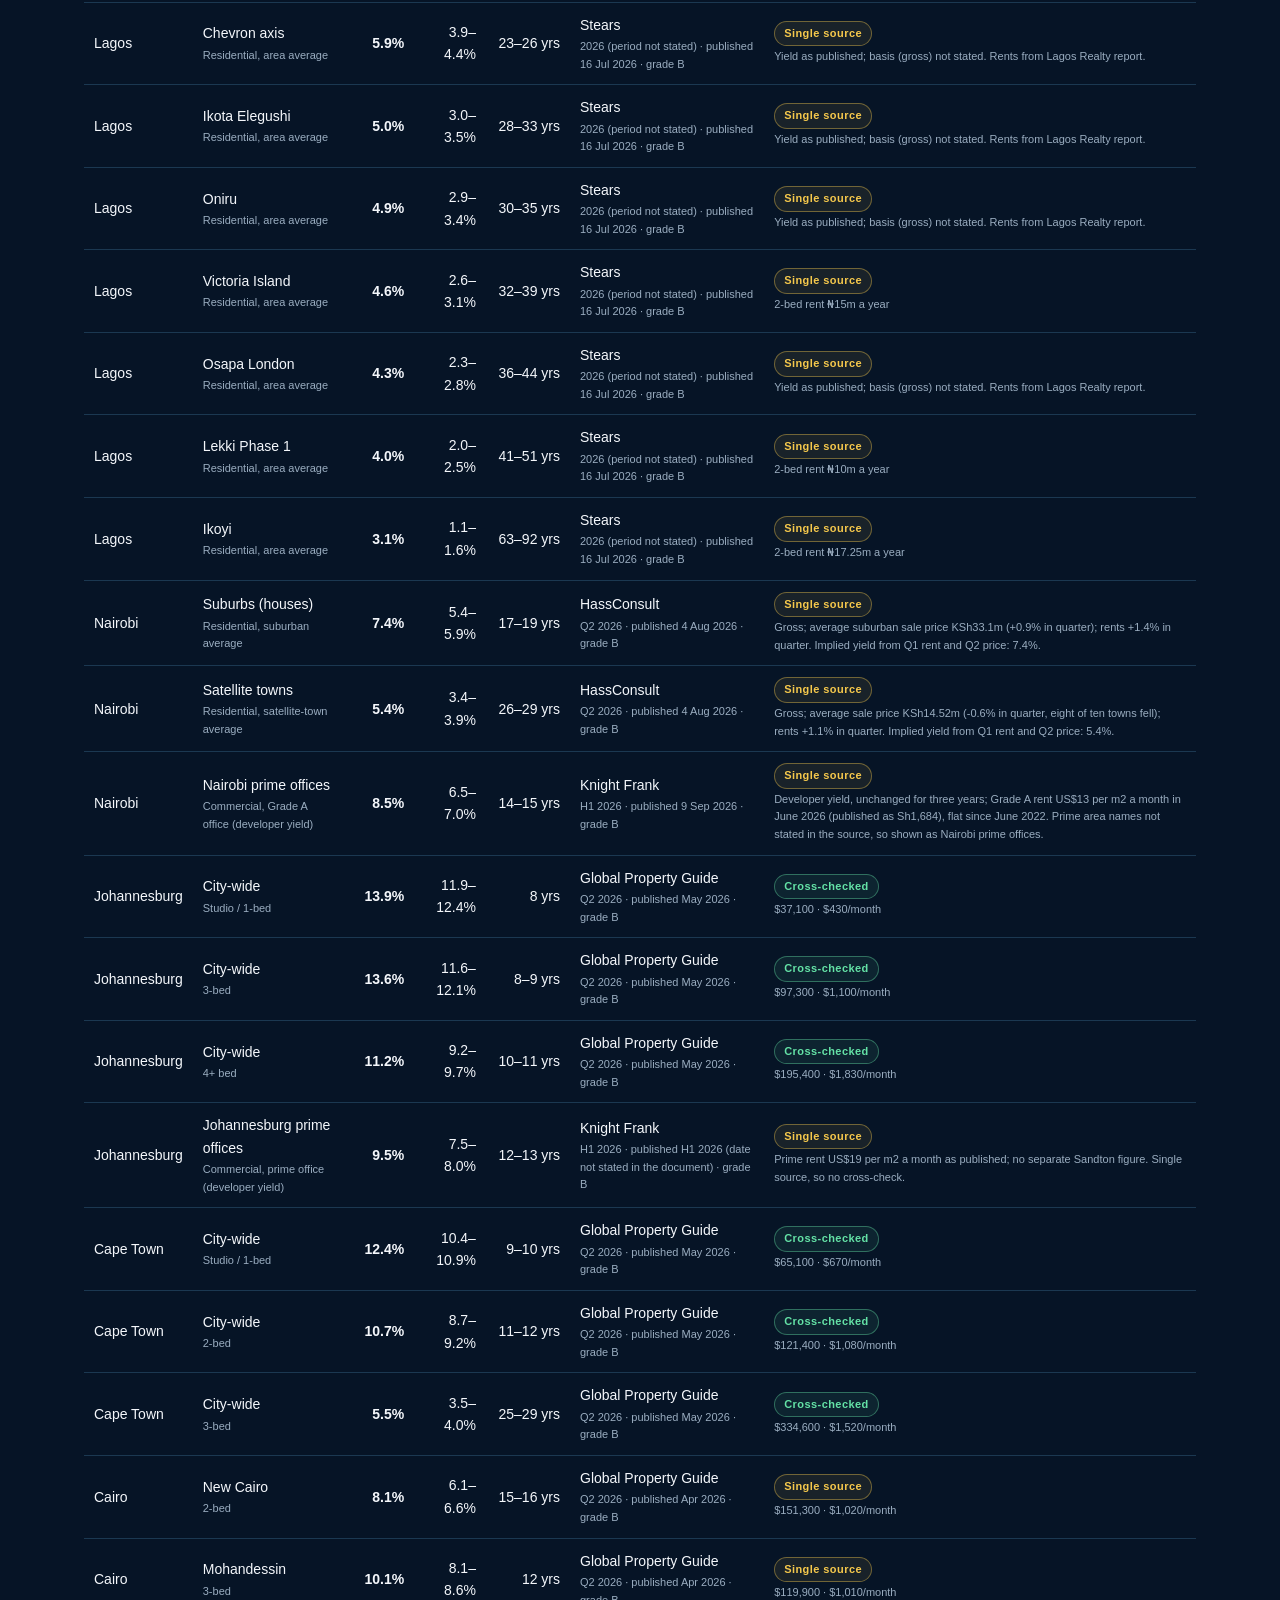
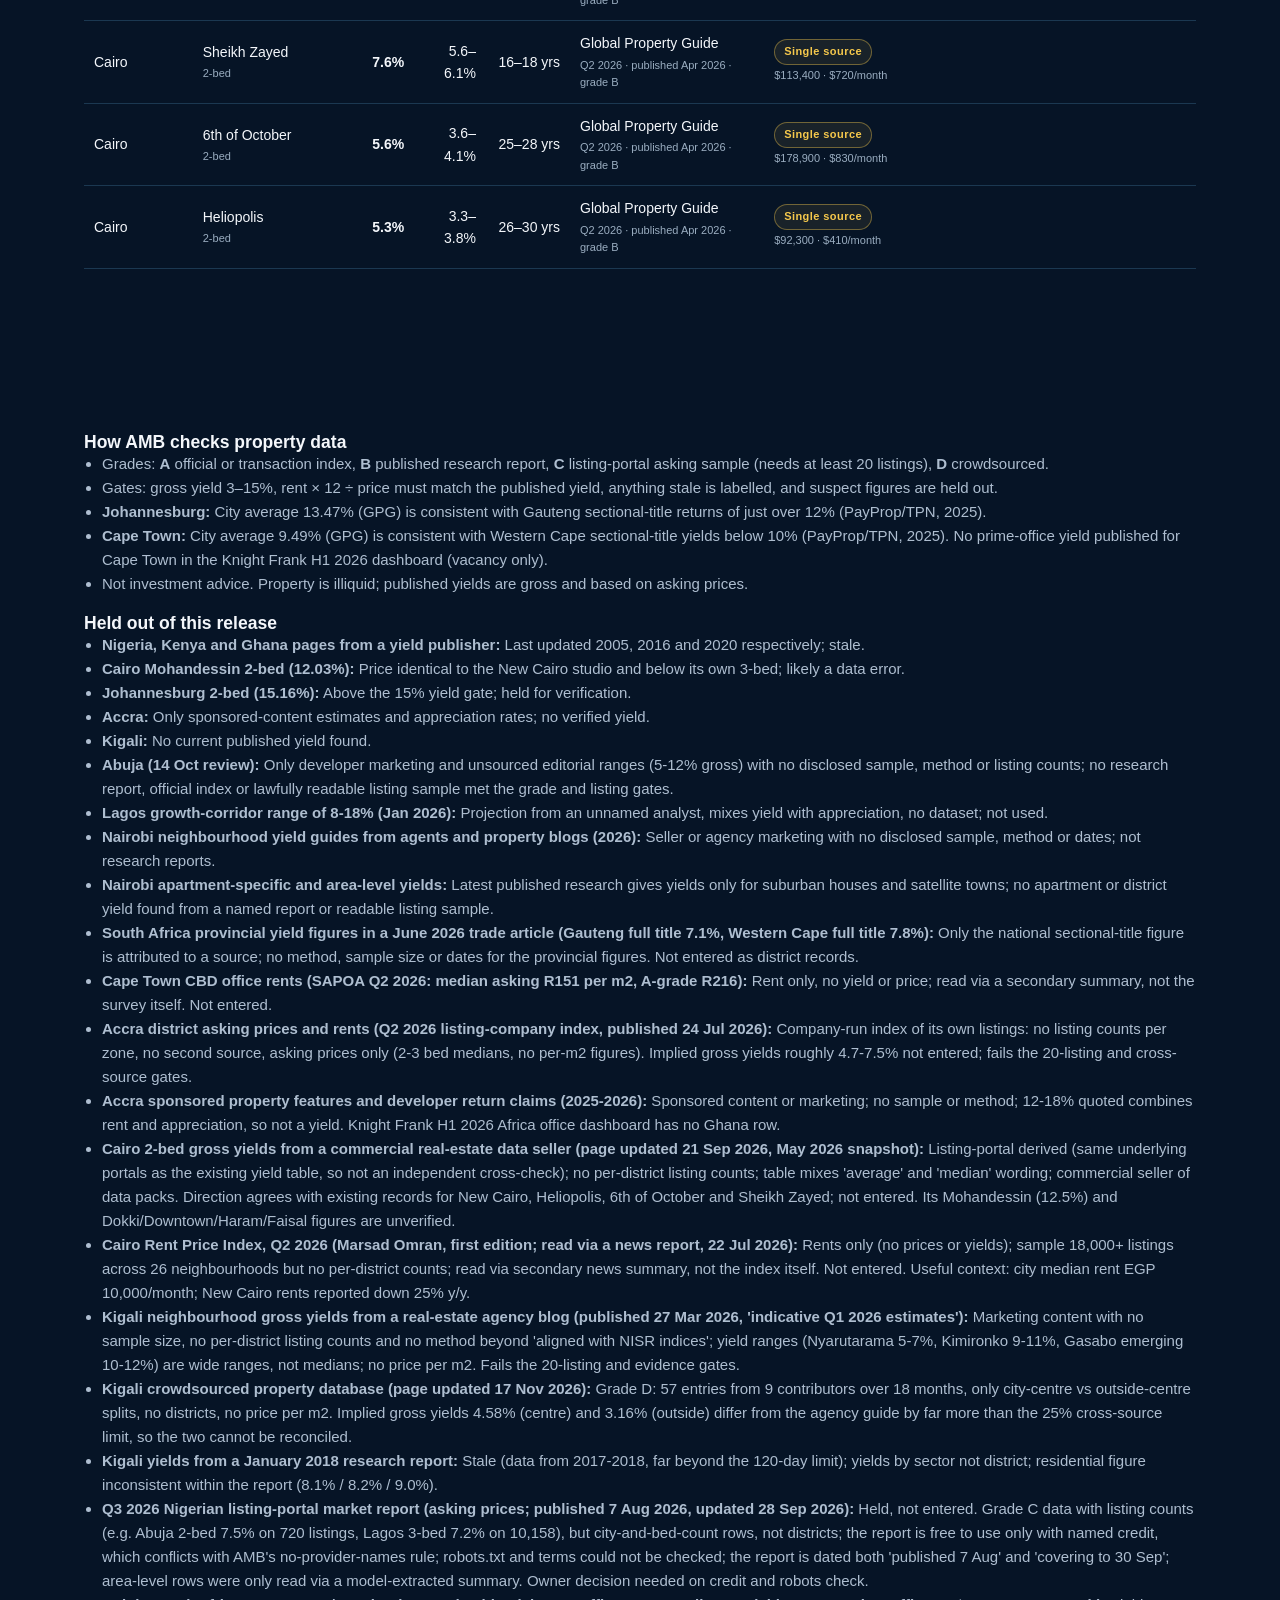
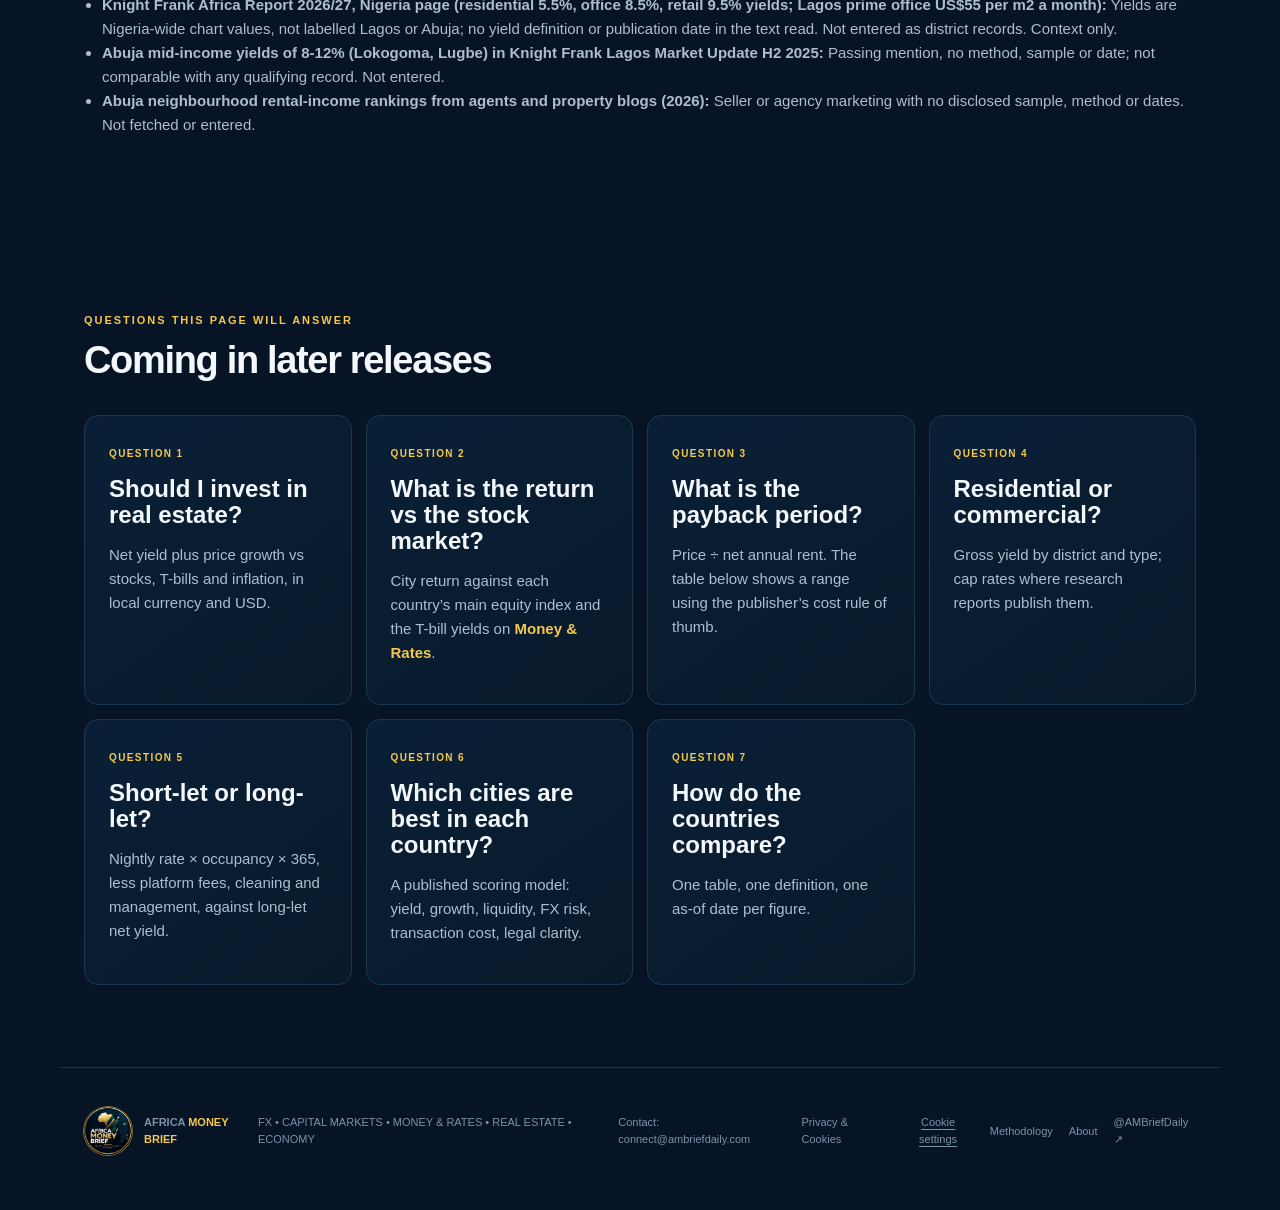
<file: real-estate.html>
<!doctype html><html lang="en"><head>
<!-- AMB consent manager: Google Analytics loads only after opt-in -->
<link rel="stylesheet" href="assets/privacy.css">
<script defer src="assets/privacy.js"></script>
<meta charset="utf-8"><meta name="viewport" content="width=device-width,initial-scale=1">
<meta name="description" content="Property prices, rents, yields and development trends across key African cities — with transparent sourcing and methodology."><meta name="theme-color" content="#061426"><link rel="canonical" href="https://africamoneybrief.com/real-estate.html"><meta property="og:site_name" content="Africa Money Brief"><meta property="og:title" content="Real Estate | Africa Money Brief"><meta property="og:description" content="Property prices, rents, yields and development trends across key African cities — with transparent sourcing and methodology."><meta property="og:image" content="https://africamoneybrief.com/assets/africa-money-brief-cover.png"><meta property="og:type" content="website"><meta name="twitter:card" content="summary_large_image"><title>Real Estate | Africa Money Brief</title>
<link rel="icon" type="image/png" href="assets/africa-money-brief-logo.png"><link rel="stylesheet" href="styles.css"><link rel="stylesheet" href="assets/redesign.css"><link rel="stylesheet" href="assets/realestate.css"></head><body>
<header><a class="logo brand-logo" href="index.html"><img src="assets/africa-money-brief-logo.png" alt="Africa Money Brief logo"><span>AFRICA <em>MONEY BRIEF</em><small>AFRICA’S MARKETS, DECODED.</small></span></a><nav><a class="" href="index.html">HOME</a><a class="" href="fx.html">FX</a><a class="" href="capital-markets.html">CAPITAL MARKETS</a><a class="" href="money-rates.html">MONEY & RATES</a><a class="active" href="real-estate.html">REAL ESTATE</a><a class="" href="data.html">DATA</a><a class="" href="briefings.html">BRIEFINGS</a><a class="x" href="https://x.com/AMBriefDaily">Follow @AMBriefDaily ↗</a></nav></header>
<main>
<section class="subhero"><div><p class="eyebrow">REAL ESTATE</p><h1>Africa’s cities.<br><i>Market by market.</i></h1><p class="lead">Property prices, rents, yields and development trends across key African cities — with transparent sourcing and methodology.</p></div>
<div class="subhero-brand"><img src="assets/africa-money-brief-logo.png" alt="Africa Money Brief"><span>AFRICA’S MARKETS,<br><b>DECODED.</b></span></div></section>

<!--AMB:realestate--><div class="re"><section class="section"><div class="heading"><div><p class="eyebrow">WHAT THE DATA SAYS</p><h2>Should you invest in African real estate?</h2></div><p>Nigeria review (25 Nov): Lagos and Abuja stay &#x27;collecting&#x27;. No new record passed the gates. A Q3 2026 listing-portal market report with per-bed-type yields and listing counts (Abuja 2-bed 7.5%, Lagos 3-bed 7.2%) was read but held: its terms require credit by name, which AMB&#x27;s no-provider-names rule does not allow, its robots.txt could not be checked, and its dates are inconsistent. Knight Frank gives Nigeria-wide yields only (residential 5.5%, office 8.5%), not Lagos or Abuja. Existing Lagos records unchanged. Gross yields here are before price growth, taxes and fees.</p></div><div class="facts"><div class="fact"><b>12.4%</b><span>Johannesburg has the highest median gross yield in this release.</span></div><div class="fact"><b>4.6%</b><span>Lagos has the lowest.</span></div><div class="fact"><b>18.9%</b><span>Nigeria’s 364-day Treasury bill yields 18.9%, against a 4.6% median gross yield in Lagos, before any price growth.</span></div></div></section>
<section class="section"><div class="heading"><div><p class="eyebrow">CROSS-COUNTRY COMPARISON</p><h2>Yield, payback and the T-bill alternative</h2></div><p>Median of each city’s published data points. Indicative net yield = gross yield minus 1.5 to 2.0 points, the publisher&#x27;s own rule of thumb for costs, taxes and fees. Payback = 100 / net yield.</p></div><div class="panel"><div class="tw"><table class="rtable"><thead><tr><th>City</th><th class="num">Gross yield</th><th class="num">Indicative net</th><th class="num">Payback</th><th class="num">364-day T-bill</th><th class="num">Data period</th></tr></thead><tbody><tr><td>🇳🇬 Lagos</td><td class="num"><b>4.6%</b></td><td class="num">2.6–3.1%</td><td class="num">32–39 yrs</td><td class="num">18.9%</td><td class="num">2026 (period not stated)</td></tr><tr class="dim"><td>🇳🇬 Abuja</td><td class="num">—</td><td class="num">—</td><td class="num">—</td><td class="num">—</td><td class="num">Collecting</td></tr><tr class="dim"><td>🇬🇭 Accra</td><td class="num">—</td><td class="num">—</td><td class="num">—</td><td class="num">—</td><td class="num">Collecting</td></tr><tr><td>🇰🇪 Nairobi</td><td class="num"><b>7.4%</b></td><td class="num">5.4–5.9%</td><td class="num">17–19 yrs</td><td class="num">9.0%</td><td class="num">Q2 2026</td></tr><tr><td>🇿🇦 Johannesburg</td><td class="num"><b>12.4%</b></td><td class="num">10.4–10.9%</td><td class="num">9–10 yrs</td><td class="num">—</td><td class="num">Q2 2026</td></tr><tr><td>🇿🇦 Cape Town</td><td class="num"><b>10.7%</b></td><td class="num">8.7–9.2%</td><td class="num">11–12 yrs</td><td class="num">—</td><td class="num">Q2 2026</td></tr><tr><td>🇪🇬 Cairo</td><td class="num"><b>7.6%</b></td><td class="num">5.6–6.1%</td><td class="num">16–18 yrs</td><td class="num">—</td><td class="num">Q2 2026</td></tr><tr class="dim"><td>🇷🇼 Kigali</td><td class="num">—</td><td class="num">—</td><td class="num">—</td><td class="num">—</td><td class="num">Collecting</td></tr></tbody></table></div></div></section>
<section class="section"><div class="heading"><div><p class="eyebrow">CITY ATLAS</p><h2>Five countries, plus Kigali</h2></div><p>Images are labelled illustrations for now. Licensed photography replaces them city by city, each with a licence record.</p></div><div class="rgrid"><article class="rcity"><div class="rimg"><img src="assets/re/lagos.svg" alt="Stylised illustration of the Lagos skyline"><span class="rtag">Illustration</span></div><div class="rbody"><small>🇳🇬 NIGERIA</small><h3>Lagos</h3><div class="big">4.6%<small> median gross yield</small></div><p>7 data points · Stears · 2026 (period not stated)</p></div></article><article class="rcity"><div class="rimg"><img src="assets/re/abuja.svg" alt="Stylised illustration of the Abuja skyline"><span class="rtag">Illustration</span></div><div class="rbody"><small>🇳🇬 NIGERIA</small><h3>Abuja</h3><span class="pill warn">Collecting</span><p>No current verified yield yet</p></div></article><article class="rcity"><div class="rimg"><img src="assets/re/accra.svg" alt="Stylised illustration of the Accra skyline"><span class="rtag">Illustration</span></div><div class="rbody"><small>🇬🇭 GHANA</small><h3>Accra</h3><span class="pill warn">Collecting</span><p>No current verified yield yet</p></div></article><article class="rcity"><div class="rimg"><img src="assets/re/nairobi.svg" alt="Stylised illustration of the Nairobi skyline"><span class="rtag">Illustration</span></div><div class="rbody"><small>🇰🇪 KENYA</small><h3>Nairobi</h3><div class="big">7.4%<small> median gross yield</small></div><p>3 data points · HassConsult · Q2 2026</p></div></article><article class="rcity"><div class="rimg"><img src="assets/re/johannesburg.svg" alt="Stylised illustration of the Johannesburg skyline"><span class="rtag">Illustration</span></div><div class="rbody"><small>🇿🇦 SOUTH AFRICA</small><h3>Johannesburg</h3><div class="big">12.4%<small> median gross yield</small></div><p>4 data points · Global Property Guide · Q2 2026</p></div></article><article class="rcity"><div class="rimg"><img src="assets/re/cape-town.svg" alt="Stylised illustration of the Cape Town skyline"><span class="rtag">Illustration</span></div><div class="rbody"><small>🇿🇦 SOUTH AFRICA</small><h3>Cape Town</h3><div class="big">10.7%<small> median gross yield</small></div><p>3 data points · Global Property Guide · Q2 2026</p></div></article><article class="rcity"><div class="rimg"><img src="assets/re/cairo.svg" alt="Stylised illustration of the Cairo skyline"><span class="rtag">Illustration</span></div><div class="rbody"><small>🇪🇬 EGYPT</small><h3>Cairo</h3><div class="big">7.6%<small> median gross yield</small></div><p>5 data points · Global Property Guide · Q2 2026</p></div></article><article class="rcity"><div class="rimg"><img src="assets/re/kigali.svg" alt="Stylised illustration of the Kigali skyline"><span class="rtag">Illustration</span></div><div class="rbody"><small>🇷🇼 RWANDA (BONUS)</small><h3>Kigali <span class="chip">Bonus city</span></h3><span class="pill warn">Collecting</span><p>No current verified yield yet</p></div></article></div></section>
<section class="section"><div class="heading"><div><p class="eyebrow">THE EVIDENCE</p><h2>Every data point, with its source</h2></div><p>Grade B: published research. Asking prices are not transaction prices.</p></div><div class="panel"><div class="tw"><table class="rtable"><thead><tr><th>City</th><th>Area / segment</th><th class="num">Gross</th><th class="num">Net</th><th class="num">Payback</th><th>Publisher</th><th>Checks</th></tr></thead><tbody><tr><td>Lagos</td><td>Chevron axis<small>Residential, area average</small></td><td class="num"><b>5.9%</b></td><td class="num">3.9–4.4%</td><td class="num">23–26 yrs</td><td>Stears<small>2026 (period not stated) · published 16 Jul 2026 · grade B</small></td><td><span class="pill warn">Single source</span><small>Yield as published; basis (gross) not stated. Rents from Lagos Realty report.</small></td></tr><tr><td>Lagos</td><td>Ikota Elegushi<small>Residential, area average</small></td><td class="num"><b>5.0%</b></td><td class="num">3.0–3.5%</td><td class="num">28–33 yrs</td><td>Stears<small>2026 (period not stated) · published 16 Jul 2026 · grade B</small></td><td><span class="pill warn">Single source</span><small>Yield as published; basis (gross) not stated. Rents from Lagos Realty report.</small></td></tr><tr><td>Lagos</td><td>Oniru<small>Residential, area average</small></td><td class="num"><b>4.9%</b></td><td class="num">2.9–3.4%</td><td class="num">30–35 yrs</td><td>Stears<small>2026 (period not stated) · published 16 Jul 2026 · grade B</small></td><td><span class="pill warn">Single source</span><small>Yield as published; basis (gross) not stated. Rents from Lagos Realty report.</small></td></tr><tr><td>Lagos</td><td>Victoria Island<small>Residential, area average</small></td><td class="num"><b>4.6%</b></td><td class="num">2.6–3.1%</td><td class="num">32–39 yrs</td><td>Stears<small>2026 (period not stated) · published 16 Jul 2026 · grade B</small></td><td><span class="pill warn">Single source</span><small>2-bed rent ₦15m a year</small></td></tr><tr><td>Lagos</td><td>Osapa London<small>Residential, area average</small></td><td class="num"><b>4.3%</b></td><td class="num">2.3–2.8%</td><td class="num">36–44 yrs</td><td>Stears<small>2026 (period not stated) · published 16 Jul 2026 · grade B</small></td><td><span class="pill warn">Single source</span><small>Yield as published; basis (gross) not stated. Rents from Lagos Realty report.</small></td></tr><tr><td>Lagos</td><td>Lekki Phase 1<small>Residential, area average</small></td><td class="num"><b>4.0%</b></td><td class="num">2.0–2.5%</td><td class="num">41–51 yrs</td><td>Stears<small>2026 (period not stated) · published 16 Jul 2026 · grade B</small></td><td><span class="pill warn">Single source</span><small>2-bed rent ₦10m a year</small></td></tr><tr><td>Lagos</td><td>Ikoyi<small>Residential, area average</small></td><td class="num"><b>3.1%</b></td><td class="num">1.1–1.6%</td><td class="num">63–92 yrs</td><td>Stears<small>2026 (period not stated) · published 16 Jul 2026 · grade B</small></td><td><span class="pill warn">Single source</span><small>2-bed rent ₦17.25m a year</small></td></tr><tr><td>Nairobi</td><td>Suburbs (houses)<small>Residential, suburban average</small></td><td class="num"><b>7.4%</b></td><td class="num">5.4–5.9%</td><td class="num">17–19 yrs</td><td>HassConsult<small>Q2 2026 · published 4 Aug 2026 · grade B</small></td><td><span class="pill warn">Single source</span><small>Gross; average suburban sale price KSh33.1m (+0.9% in quarter); rents +1.4% in quarter. Implied yield from Q1 rent and Q2 price: 7.4%.</small></td></tr><tr><td>Nairobi</td><td>Satellite towns<small>Residential, satellite-town average</small></td><td class="num"><b>5.4%</b></td><td class="num">3.4–3.9%</td><td class="num">26–29 yrs</td><td>HassConsult<small>Q2 2026 · published 4 Aug 2026 · grade B</small></td><td><span class="pill warn">Single source</span><small>Gross; average sale price KSh14.52m (-0.6% in quarter, eight of ten towns fell); rents +1.1% in quarter. Implied yield from Q1 rent and Q2 price: 5.4%.</small></td></tr><tr><td>Nairobi</td><td>Nairobi prime offices<small>Commercial, Grade A office (developer yield)</small></td><td class="num"><b>8.5%</b></td><td class="num">6.5–7.0%</td><td class="num">14–15 yrs</td><td>Knight Frank<small>H1 2026 · published 9 Sep 2026 · grade B</small></td><td><span class="pill warn">Single source</span><small>Developer yield, unchanged for three years; Grade A rent US$13 per m2 a month in June 2026 (published as Sh1,684), flat since June 2022. Prime area names not stated in the source, so shown as Nairobi prime offices.</small></td></tr><tr><td>Johannesburg</td><td>City-wide<small>Studio / 1-bed</small></td><td class="num"><b>13.9%</b></td><td class="num">11.9–12.4%</td><td class="num">8 yrs</td><td>Global Property Guide<small>Q2 2026 · published May 2026 · grade B</small></td><td><span class="pill ok">Cross-checked</span><small>$37,100 · $430/month</small></td></tr><tr><td>Johannesburg</td><td>City-wide<small>3-bed</small></td><td class="num"><b>13.6%</b></td><td class="num">11.6–12.1%</td><td class="num">8–9 yrs</td><td>Global Property Guide<small>Q2 2026 · published May 2026 · grade B</small></td><td><span class="pill ok">Cross-checked</span><small>$97,300 · $1,100/month</small></td></tr><tr><td>Johannesburg</td><td>City-wide<small>4+ bed</small></td><td class="num"><b>11.2%</b></td><td class="num">9.2–9.7%</td><td class="num">10–11 yrs</td><td>Global Property Guide<small>Q2 2026 · published May 2026 · grade B</small></td><td><span class="pill ok">Cross-checked</span><small>$195,400 · $1,830/month</small></td></tr><tr><td>Johannesburg</td><td>Johannesburg prime offices<small>Commercial, prime office (developer yield)</small></td><td class="num"><b>9.5%</b></td><td class="num">7.5–8.0%</td><td class="num">12–13 yrs</td><td>Knight Frank<small>H1 2026 · published H1 2026 (date not stated in the document) · grade B</small></td><td><span class="pill warn">Single source</span><small>Prime rent US$19 per m2 a month as published; no separate Sandton figure. Single source, so no cross-check.</small></td></tr><tr><td>Cape Town</td><td>City-wide<small>Studio / 1-bed</small></td><td class="num"><b>12.4%</b></td><td class="num">10.4–10.9%</td><td class="num">9–10 yrs</td><td>Global Property Guide<small>Q2 2026 · published May 2026 · grade B</small></td><td><span class="pill ok">Cross-checked</span><small>$65,100 · $670/month</small></td></tr><tr><td>Cape Town</td><td>City-wide<small>2-bed</small></td><td class="num"><b>10.7%</b></td><td class="num">8.7–9.2%</td><td class="num">11–12 yrs</td><td>Global Property Guide<small>Q2 2026 · published May 2026 · grade B</small></td><td><span class="pill ok">Cross-checked</span><small>$121,400 · $1,080/month</small></td></tr><tr><td>Cape Town</td><td>City-wide<small>3-bed</small></td><td class="num"><b>5.5%</b></td><td class="num">3.5–4.0%</td><td class="num">25–29 yrs</td><td>Global Property Guide<small>Q2 2026 · published May 2026 · grade B</small></td><td><span class="pill ok">Cross-checked</span><small>$334,600 · $1,520/month</small></td></tr><tr><td>Cairo</td><td>New Cairo<small>2-bed</small></td><td class="num"><b>8.1%</b></td><td class="num">6.1–6.6%</td><td class="num">15–16 yrs</td><td>Global Property Guide<small>Q2 2026 · published Apr 2026 · grade B</small></td><td><span class="pill warn">Single source</span><small>$151,300 · $1,020/month</small></td></tr><tr><td>Cairo</td><td>Mohandessin<small>3-bed</small></td><td class="num"><b>10.1%</b></td><td class="num">8.1–8.6%</td><td class="num">12 yrs</td><td>Global Property Guide<small>Q2 2026 · published Apr 2026 · grade B</small></td><td><span class="pill warn">Single source</span><small>$119,900 · $1,010/month</small></td></tr><tr><td>Cairo</td><td>Sheikh Zayed<small>2-bed</small></td><td class="num"><b>7.6%</b></td><td class="num">5.6–6.1%</td><td class="num">16–18 yrs</td><td>Global Property Guide<small>Q2 2026 · published Apr 2026 · grade B</small></td><td><span class="pill warn">Single source</span><small>$113,400 · $720/month</small></td></tr><tr><td>Cairo</td><td>6th of October<small>2-bed</small></td><td class="num"><b>5.6%</b></td><td class="num">3.6–4.1%</td><td class="num">25–28 yrs</td><td>Global Property Guide<small>Q2 2026 · published Apr 2026 · grade B</small></td><td><span class="pill warn">Single source</span><small>$178,900 · $830/month</small></td></tr><tr><td>Cairo</td><td>Heliopolis<small>2-bed</small></td><td class="num"><b>5.3%</b></td><td class="num">3.3–3.8%</td><td class="num">26–30 yrs</td><td>Global Property Guide<small>Q2 2026 · published Apr 2026 · grade B</small></td><td><span class="pill warn">Single source</span><small>$92,300 · $410/month</small></td></tr></tbody></table></div></div></section>
<section class="section"><div class="panel"><div class="ph"><h3>How AMB checks property data</h3></div><ul class="rlist"><li>Grades: <b>A</b> official or transaction index, <b>B</b> published research report, <b>C</b> listing-portal asking sample (needs at least 20 listings), <b>D</b> crowdsourced.</li><li>Gates: gross yield 3–15%, rent × 12 ÷ price must match the published yield, anything stale is labelled, and suspect figures are held out.</li><li><b>Johannesburg:</b> City average 13.47% (GPG) is consistent with Gauteng sectional-title returns of just over 12% (PayProp/TPN, 2025).</li><li><b>Cape Town:</b> City average 9.49% (GPG) is consistent with Western Cape sectional-title yields below 10% (PayProp/TPN, 2025). No prime-office yield published for Cape Town in the Knight Frank H1 2026 dashboard (vacancy only).</li><li>Not investment advice. Property is illiquid; published yields are gross and based on asking prices.</li></ul><div class="ph" style="margin-top:18px"><h3>Held out of this release</h3></div><ul class="rlist"><li><b>Nigeria, Kenya and Ghana pages from a yield publisher:</b> Last updated 2005, 2016 and 2020 respectively; stale.</li><li><b>Cairo Mohandessin 2-bed (12.03%):</b> Price identical to the New Cairo studio and below its own 3-bed; likely a data error.</li><li><b>Johannesburg 2-bed (15.16%):</b> Above the 15% yield gate; held for verification.</li><li><b>Accra:</b> Only sponsored-content estimates and appreciation rates; no verified yield.</li><li><b>Kigali:</b> No current published yield found.</li><li><b>Abuja (14 Oct review):</b> Only developer marketing and unsourced editorial ranges (5-12% gross) with no disclosed sample, method or listing counts; no research report, official index or lawfully readable listing sample met the grade and listing gates.</li><li><b>Lagos growth-corridor range of 8-18% (Jan 2026):</b> Projection from an unnamed analyst, mixes yield with appreciation, no dataset; not used.</li><li><b>Nairobi neighbourhood yield guides from agents and property blogs (2026):</b> Seller or agency marketing with no disclosed sample, method or dates; not research reports.</li><li><b>Nairobi apartment-specific and area-level yields:</b> Latest published research gives yields only for suburban houses and satellite towns; no apartment or district yield found from a named report or readable listing sample.</li><li><b>South Africa provincial yield figures in a June 2026 trade article (Gauteng full title 7.1%, Western Cape full title 7.8%):</b> Only the national sectional-title figure is attributed to a source; no method, sample size or dates for the provincial figures. Not entered as district records.</li><li><b>Cape Town CBD office rents (SAPOA Q2 2026: median asking R151 per m2, A-grade R216):</b> Rent only, no yield or price; read via a secondary summary, not the survey itself. Not entered.</li><li><b>Accra district asking prices and rents (Q2 2026 listing-company index, published 24 Jul 2026):</b> Company-run index of its own listings: no listing counts per zone, no second source, asking prices only (2-3 bed medians, no per-m2 figures). Implied gross yields roughly 4.7-7.5% not entered; fails the 20-listing and cross-source gates.</li><li><b>Accra sponsored property features and developer return claims (2025-2026):</b> Sponsored content or marketing; no sample or method; 12-18% quoted combines rent and appreciation, so not a yield. Knight Frank H1 2026 Africa office dashboard has no Ghana row.</li><li><b>Cairo 2-bed gross yields from a commercial real-estate data seller (page updated 21 Sep 2026, May 2026 snapshot):</b> Listing-portal derived (same underlying portals as the existing yield table, so not an independent cross-check); no per-district listing counts; table mixes &#x27;average&#x27; and &#x27;median&#x27; wording; commercial seller of data packs. Direction agrees with existing records for New Cairo, Heliopolis, 6th of October and Sheikh Zayed; not entered. Its Mohandessin (12.5%) and Dokki/Downtown/Haram/Faisal figures are unverified.</li><li><b>Cairo Rent Price Index, Q2 2026 (Marsad Omran, first edition; read via a news report, 22 Jul 2026):</b> Rents only (no prices or yields); sample 18,000+ listings across 26 neighbourhoods but no per-district counts; read via secondary news summary, not the index itself. Not entered. Useful context: city median rent EGP 10,000/month; New Cairo rents reported down 25% y/y.</li><li><b>Kigali neighbourhood gross yields from a real-estate agency blog (published 27 Mar 2026, &#x27;indicative Q1 2026 estimates&#x27;):</b> Marketing content with no sample size, no per-district listing counts and no method beyond &#x27;aligned with NISR indices&#x27;; yield ranges (Nyarutarama 5-7%, Kimironko 9-11%, Gasabo emerging 10-12%) are wide ranges, not medians; no price per m2. Fails the 20-listing and evidence gates.</li><li><b>Kigali crowdsourced property database (page updated 17 Nov 2026):</b> Grade D: 57 entries from 9 contributors over 18 months, only city-centre vs outside-centre splits, no districts, no price per m2. Implied gross yields 4.58% (centre) and 3.16% (outside) differ from the agency guide by far more than the 25% cross-source limit, so the two cannot be reconciled.</li><li><b>Kigali yields from a January 2018 research report:</b> Stale (data from 2017-2018, far beyond the 120-day limit); yields by sector not district; residential figure inconsistent within the report (8.1% / 8.2% / 9.0%).</li><li><b>Q3 2026 Nigerian listing-portal market report (asking prices; published 7 Aug 2026, updated 28 Sep 2026):</b> Held, not entered. Grade C data with listing counts (e.g. Abuja 2-bed 7.5% on 720 listings, Lagos 3-bed 7.2% on 10,158), but city-and-bed-count rows, not districts; the report is free to use only with named credit, which conflicts with AMB&#x27;s no-provider-names rule; robots.txt and terms could not be checked; the report is dated both &#x27;published 7 Aug&#x27; and &#x27;covering to 30 Sep&#x27;; area-level rows were only read via a model-extracted summary. Owner decision needed on credit and robots check.</li><li><b>Knight Frank Africa Report 2026/27, Nigeria page (residential 5.5%, office 8.5%, retail 9.5% yields; Lagos prime office US$55 per m2 a month):</b> Yields are Nigeria-wide chart values, not labelled Lagos or Abuja; no yield definition or publication date in the text read. Not entered as district records. Context only.</li><li><b>Abuja mid-income yields of 8-12% (Lokogoma, Lugbe) in Knight Frank Lagos Market Update H2 2025:</b> Passing mention, no method, sample or date; not comparable with any qualifying record. Not entered.</li><li><b>Abuja neighbourhood rental-income rankings from agents and property blogs (2026):</b> Seller or agency marketing with no disclosed sample, method or dates. Not fetched or entered.</li></ul></div></section>
<section class="section"><div class="heading"><div><p class="eyebrow">QUESTIONS THIS PAGE WILL ANSWER</p><h2>Coming in later releases</h2></div></div><div class="cards"><article class="card"><span class="tag">QUESTION 1</span><h3>Should I invest in real estate?</h3><p>Net yield plus price growth vs stocks, T-bills and inflation, in local currency and USD.</p></article><article class="card"><span class="tag">QUESTION 2</span><h3>What is the return vs the stock market?</h3><p>City return against each country’s main equity index and the T-bill yields on <a href="money-rates.html">Money &amp; Rates</a>.</p></article><article class="card"><span class="tag">QUESTION 3</span><h3>What is the payback period?</h3><p>Price ÷ net annual rent. The table below shows a range using the publisher’s cost rule of thumb.</p></article><article class="card"><span class="tag">QUESTION 4</span><h3>Residential or commercial?</h3><p>Gross yield by district and type; cap rates where research reports publish them.</p></article><article class="card"><span class="tag">QUESTION 5</span><h3>Short-let or long-let?</h3><p>Nightly rate × occupancy × 365, less platform fees, cleaning and management, against long-let net yield.</p></article><article class="card"><span class="tag">QUESTION 6</span><h3>Which cities are best in each country?</h3><p>A published scoring model: yield, growth, liquidity, FX risk, transaction cost, legal clarity.</p></article><article class="card"><span class="tag">QUESTION 7</span><h3>How do the countries compare?</h3><p>One table, one definition, one as-of date per figure.</p></article></div></section></div><!--/AMB:realestate-->
</main><footer><div class="logo footer-logo"><img src="assets/africa-money-brief-logo.png" alt="Africa Money Brief logo"><span>AFRICA <em>MONEY BRIEF</em></span></div><p>FX • CAPITAL MARKETS • MONEY &amp; RATES • REAL ESTATE • ECONOMY</p><div class="footerlinks"><a href="mailto:connect@ambriefdaily.com">Contact: connect@ambriefdaily.com</a><a href="privacy.html">Privacy &amp; Cookies</a><button type="button" class="amb-cookie-settings" data-amb-cookie-settings>Cookie settings</button><a href="methodology.html">Methodology</a><a href="about.html">About</a><a href="https://x.com/AMBriefDaily">@AMBriefDaily ↗</a></div></footer></body></html>
</file>
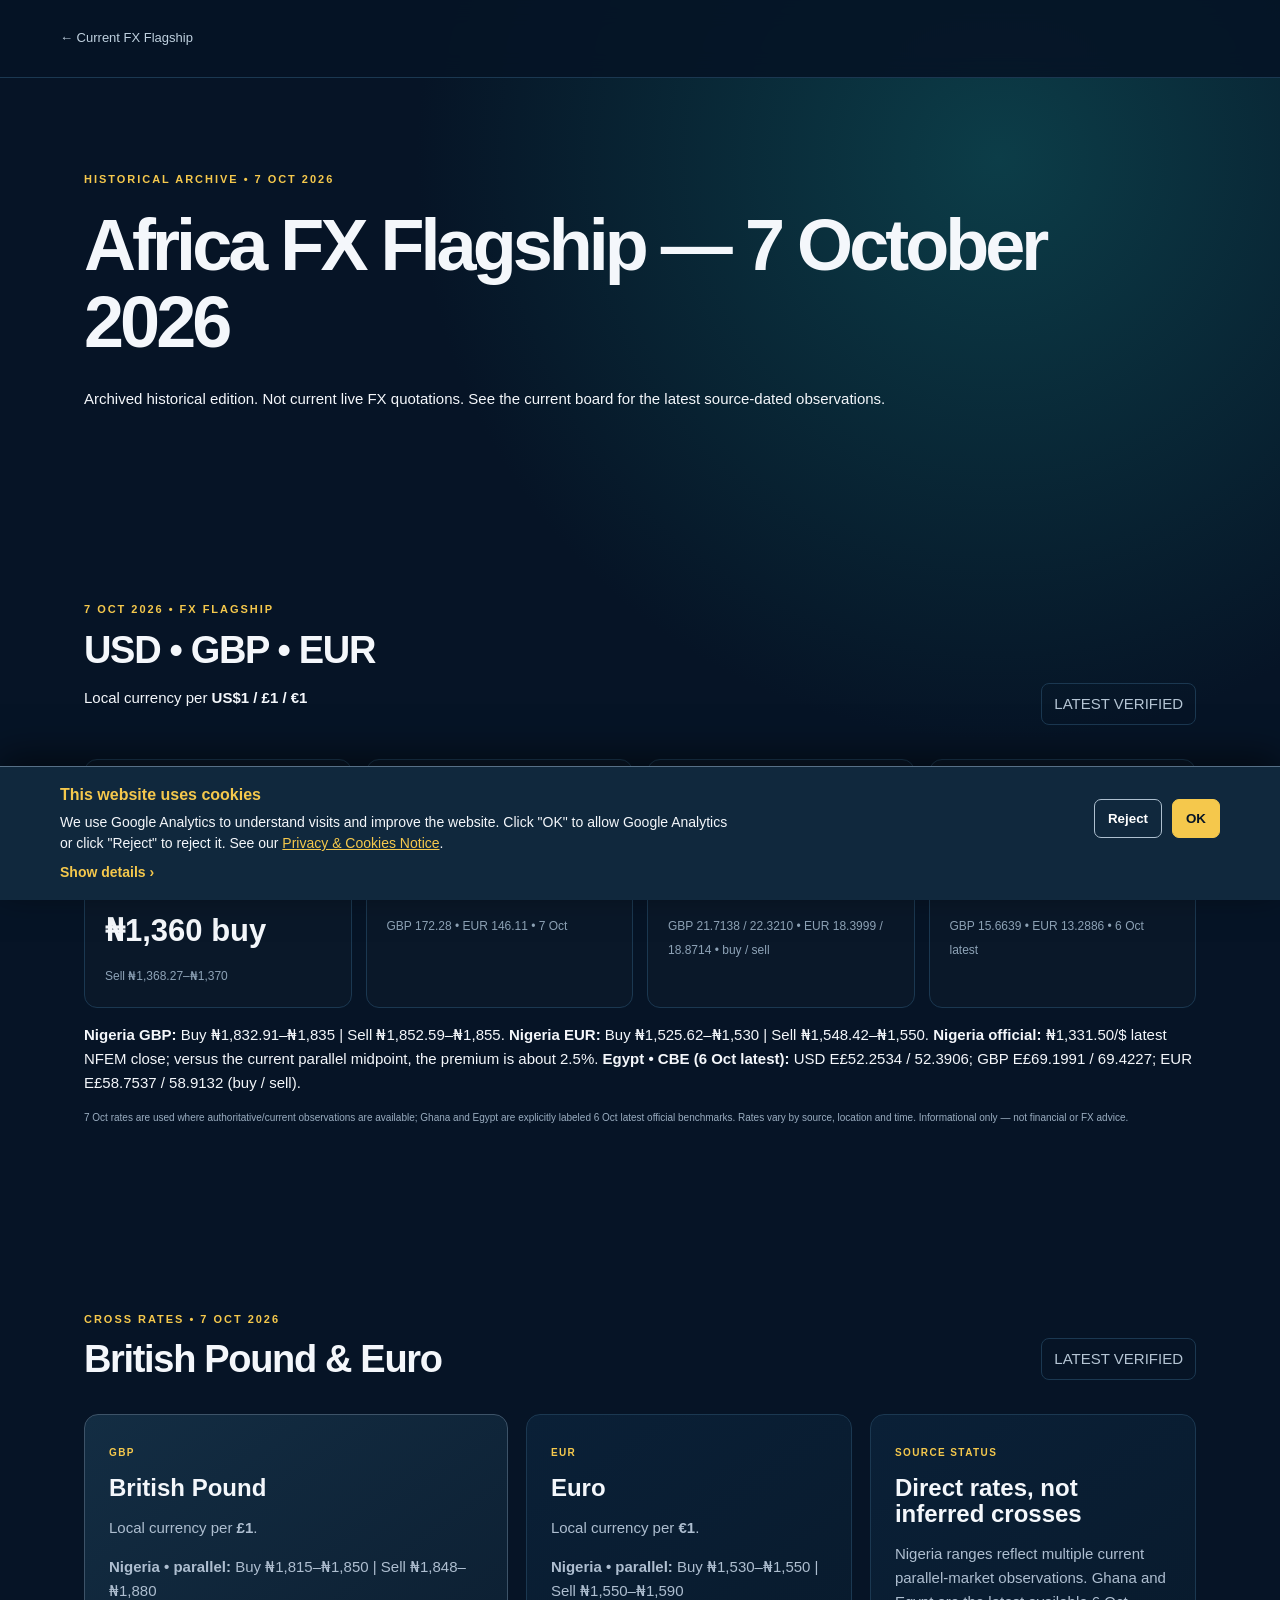
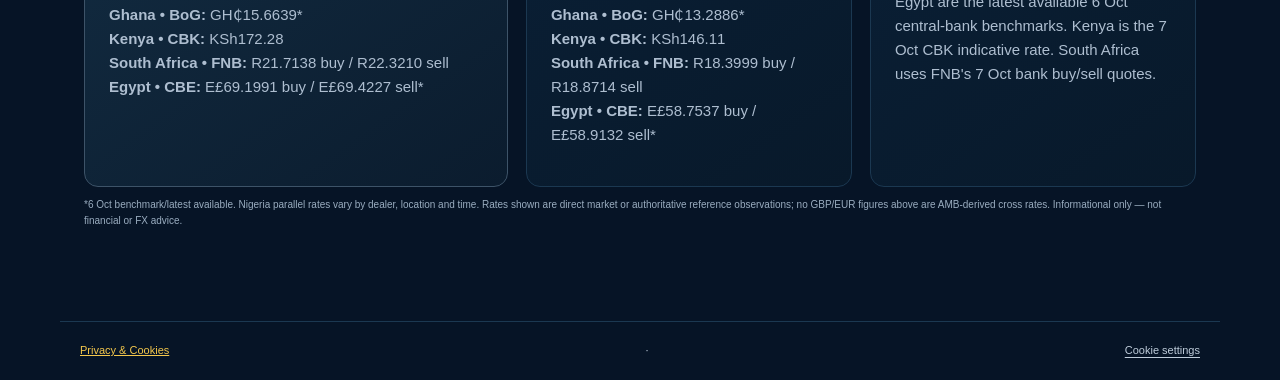
<file: archive/2026-10-07-fx-flagship.html>
<!doctype html><html lang="en"><head>
<!-- AMB consent manager: Google Analytics loads only after opt-in -->
<link rel="stylesheet" href="../assets/privacy.css">
<script defer src="../assets/privacy.js"></script>
<meta charset="utf-8"><meta name="viewport" content="width=device-width,initial-scale=1"><title>7 October 2026 FX Flagship | Africa Money Brief</title><link rel="stylesheet" href="../styles.css"><link rel="canonical" href="https://africamoneybrief.com/archive/2026-10-07-fx-flagship.html"></head><body><header><nav><a href="../fx.html">← Current FX Flagship</a></nav></header><main><section class="section"><p class="eyebrow">HISTORICAL ARCHIVE • 7 OCT 2026</p><h1>Africa FX Flagship — 7 October 2026</h1><p>Archived historical edition. Not current live FX quotations. See <a href="../fx.html">the current board</a> for the latest source-dated observations.</p></section><section class="section"><div class="heading"><div><p class="eyebrow">7 OCT 2026 • FX FLAGSHIP</p><h2>USD • GBP • EUR</h2><p>Local currency per <b>US$1 / £1 / €1</b></p></div><span class="date">LATEST VERIFIED</span></div><div class="dashgrid"><div class="metric"><small>Nigeria • parallel</small><strong>USD ₦1,358.50–₦1,360 buy</strong><span>Sell ₦1,368.27–₦1,370</span></div><div class="metric"><small>Kenya • CBK</small><strong>USD KSh129.89</strong><span>GBP 172.28 • EUR 146.11 • 7 Oct</span></div><div class="metric"><small>South Africa • FNB</small><strong>USD R16.4567 / R16.7765</strong><span>GBP 21.7138 / 22.3210 • EUR 18.3999 / 18.8714 • buy / sell</span></div><div class="metric"><small>Ghana • BoG</small><strong>USD GH₵11.8000</strong><span>GBP 15.6639 • EUR 13.2886 • 6 Oct latest</span></div></div><p><b>Nigeria GBP:</b> Buy ₦1,832.91–₦1,835 | Sell ₦1,852.59–₦1,855. <b>Nigeria EUR:</b> Buy ₦1,525.62–₦1,530 | Sell ₦1,548.42–₦1,550. <b>Nigeria official:</b> ₦1,331.50/$ latest NFEM close; versus the current parallel midpoint, the premium is about 2.5%. <b>Egypt • CBE (6 Oct latest):</b> USD E£52.2534 / 52.3906; GBP E£69.1991 / 69.4227; EUR E£58.7537 / 58.9132 (buy / sell).</p><p class="fine">7 Oct rates are used where authoritative/current observations are available; Ghana and Egypt are explicitly labeled 6 Oct latest official benchmarks. Rates vary by source, location and time. Informational only — not financial or FX advice.</p></section>

<section class="section"><div class="heading"><div><p class="eyebrow">CROSS RATES • 7 OCT 2026</p><h2>British Pound & Euro</h2></div><span class="date">LATEST VERIFIED</span></div><div class="cards"><article class="card feature"><span class="tag">GBP</span><h3>British Pound</h3><p>Local currency per <b>£1</b>.</p><p><b>Nigeria • parallel:</b> Buy ₦1,815–₦1,850 | Sell ₦1,848–₦1,880<br><b>Ghana • BoG:</b> GH₵15.6639*<br><b>Kenya • CBK:</b> KSh172.28<br><b>South Africa • FNB:</b> R21.7138 buy / R22.3210 sell<br><b>Egypt • CBE:</b> E£69.1991 buy / E£69.4227 sell*</p></article><article class="card"><span class="tag">EUR</span><h3>Euro</h3><p>Local currency per <b>€1</b>.</p><p><b>Nigeria • parallel:</b> Buy ₦1,530–₦1,550 | Sell ₦1,550–₦1,590<br><b>Ghana • BoG:</b> GH₵13.2886*<br><b>Kenya • CBK:</b> KSh146.11<br><b>South Africa • FNB:</b> R18.3999 buy / R18.8714 sell<br><b>Egypt • CBE:</b> E£58.7537 buy / E£58.9132 sell*</p></article><article class="card"><span class="tag">SOURCE STATUS</span><h3>Direct rates, not inferred crosses</h3><p>Nigeria ranges reflect multiple current parallel-market observations. Ghana and Egypt are the latest available 6 Oct central-bank benchmarks. Kenya is the 7 Oct CBK indicative rate. South Africa uses FNB's 7 Oct bank buy/sell quotes.</p></article></div><p class="fine">*6 Oct benchmark/latest available. Nigeria parallel rates vary by dealer, location and time. Rates shown are direct market or authoritative reference observations; no GBP/EUR figures above are AMB-derived cross rates. Informational only — not financial or FX advice.</p></section>

</main><footer class="amb-archive-privacy"><a href="../privacy.html">Privacy &amp; Cookies</a> · <button type="button" class="amb-cookie-settings" data-amb-cookie-settings>Cookie settings</button></footer></body></html>
</file>
<file: assets/privacy.css>
.amb-consent-banner[hidden]{display:none!important}.amb-consent-banner{position:fixed;z-index:9999;bottom:0;left:0;right:0;display:block;background:#10283d;color:#f4f7fb;border-top:1px solid #577087;padding:16px max(20px,calc((100vw - 1160px)/2));box-shadow:0 -10px 35px #0008;font:14px/1.5 Arial,sans-serif}.amb-consent-main{display:flex;align-items:center;justify-content:space-between;gap:32px}.amb-consent-more{margin-top:6px;background:none;border:0;color:#f5c84c;font:700 14px Arial,sans-serif;cursor:pointer;padding:4px 0}.amb-consent-more:focus-visible{outline:3px solid #f5c84c;outline-offset:3px}.amb-consent-details{margin-top:8px;color:#bfcddb;max-width:760px}.amb-consent-details ul{margin:0;padding-left:18px}.amb-consent-details li{margin:3px 0}.amb-consent-copy{max-width:680px}.amb-consent-copy strong{color:#f5c84c;font-size:16px}.amb-consent-copy p{margin:5px 0 0}.amb-consent-copy a,.amb-archive-privacy a{color:#f5c84c;text-decoration:underline}.amb-consent-actions{display:flex;gap:10px;flex-shrink:0}.amb-consent-actions button{border:1px solid #aec0d0;border-radius:7px;background:transparent;color:white;padding:11px 13px;cursor:pointer;font-weight:700}.amb-consent-actions button.amb-accept{background:#f5c84c;border-color:#f5c84c;color:#061426}.amb-consent-actions button:hover,.amb-cookie-settings:hover{opacity:.85}.amb-consent-actions button:focus-visible,.amb-cookie-settings:focus-visible{outline:3px solid #f5c84c;outline-offset:3px}.amb-cookie-settings{background:none;border:0;color:inherit;font:inherit;cursor:pointer;padding:0;text-decoration:underline;text-underline-offset:3px}.amb-archive-privacy{padding:20px;text-align:center;border-top:1px solid #1b3851;color:#bfcddb}@media(max-width:720px){.amb-consent-banner{padding:14px 16px}.amb-consent-main{flex-direction:column;align-items:stretch;gap:12px}.amb-consent-actions{flex-wrap:wrap}.amb-consent-actions button{flex:1;min-width:120px}}
</file>
<file: styles.css>
*{box-sizing:border-box}html{scroll-behavior:smooth}:root{--bg:#061426;--panel:#0a2037;--gold:#f5c84c;--text:#f4f7fb;--muted:#9aadc0;--line:#1b3851;--green:#64e2a6}body{margin:0;background:radial-gradient(circle at 78% 8%,#0c3d48 0,#061426 28%);color:var(--text);font:15px/1.6 Arial,sans-serif}a{color:inherit;text-decoration:none}header{height:78px;position:sticky;top:0;z-index:5;background:#061426e8;backdrop-filter:blur(12px);border-bottom:1px solid var(--line);display:flex;align-items:center;justify-content:space-between;padding:0 max(24px,calc((100% - 1160px)/2))}.logo{display:flex;align-items:center;gap:12px;font-weight:900}.logo b{color:var(--gold);font-size:25px;transform:rotate(45deg)}.logo em{color:var(--gold);font-style:normal}.logo small{display:block;font-size:7px;letter-spacing:.28em;font-weight:500;margin-top:3px}nav{display:flex;gap:25px;align-items:center;font-size:13px;color:#bfd0df}.x{border:1px solid #806d32;border-radius:9px;padding:9px 13px;color:#ffdc75}.hero,.section,.about{max-width:1160px;margin:auto;padding:82px 24px}.hero{min-height:640px;display:grid;grid-template-columns:1.08fr .92fr;gap:70px;align-items:center}.eyebrow{color:var(--gold);font-size:11px;letter-spacing:.18em;font-weight:800}h1,h2,h3{margin:0;line-height:1.08}h1{font-size:72px;letter-spacing:-.055em;margin:18px 0 25px}h1 i{color:var(--gold);font-style:normal}.lead{font-size:19px;color:#b4c4d3;max-width:660px}.actions{display:flex;gap:12px;margin:32px 0}.btn,.ghost{display:inline-block;padding:13px 19px;border-radius:9px;font-weight:800}.btn{background:linear-gradient(135deg,#f1bd39,#ffdf7a);color:#071525}.ghost{border:1px solid var(--line)}.trust{font-size:12px;color:#8298ac}.board{border:1px solid #23506b;background:linear-gradient(155deg,#0c2944,#07192a);padding:25px;border-radius:20px;box-shadow:0 30px 80px #0005}.boardtop{display:flex;justify-content:space-between;border-bottom:1px solid var(--line);padding-bottom:14px;font-size:11px;letter-spacing:.13em;font-weight:800}.live{color:var(--green)}.r{display:grid;grid-template-columns:1fr auto;padding:12px 0;border-bottom:1px solid #ffffff12}.r small{display:block;color:var(--muted)}.r strong{font-size:19px}.board>p{font-size:10px;color:#7890a5}.ticker{border-block:1px solid var(--line);display:flex;overflow:auto;padding-left:max(20px,calc((100% - 1160px)/2));background:#081b2e}.tick{min-width:190px;padding:13px 20px;border-right:1px solid var(--line)}.tick small{display:block;color:var(--muted)}.heading{display:flex;justify-content:space-between;align-items:end;gap:30px;margin-bottom:34px}.heading h2,.cta h2,.about h2{font-size:38px;letter-spacing:-.035em}.heading>p{max-width:380px;color:var(--muted)}.date{border:1px solid var(--line);padding:8px 12px;border-radius:8px;color:#b5c5d4}.story{display:grid;grid-template-columns:1.1fr .7fr;gap:55px}.dek{font-size:25px;font-weight:700;line-height:1.35}.story article>div>p,.about>p{color:#b3c3d1;font-size:17px}.spot{margin-top:32px;padding:20px 23px;border-left:3px solid var(--gold);background:#f5c84c12}.spot small,.take small{color:var(--gold);font-weight:800;letter-spacing:.13em}.spot strong{display:block;font-size:37px;margin:3px 0}.spot p{margin:0;color:#b8c7d5}.take{margin-top:18px;padding:18px 20px;border:1px solid var(--line);border-radius:10px;background:#ffffff04}.take p{margin:.4rem 0 0;color:#d5e0ea}.promo{min-height:420px;border:1px solid #36506a;border-radius:18px;padding:30px;background:radial-gradient(circle at 70% 20%,#12615b 0,#0a2037 35%,#071828 70%);display:flex;flex-direction:column;justify-content:flex-end}.map{font-weight:900;font-size:72px;line-height:.78;color:#ffffff18;margin:auto;text-align:center}.map span{color:#f5c84c35}.promo h3{font-size:28px}.promo p{color:#a9bac9}.promo a{color:var(--gold);font-weight:800}.rates{border-top:1px solid var(--line)}.table{border:1px solid var(--line);border-radius:14px;overflow:hidden}.row{display:grid;grid-template-columns:1.1fr .8fr .8fr 1.2fr;gap:20px;padding:16px 20px;border-bottom:1px solid var(--line);align-items:center}.row:last-child{border:0}.row.head{font-size:10px;letter-spacing:.12em;color:#71899f;background:#ffffff05}.row strong{font-size:18px}.muted,.fine{color:var(--muted);font-size:12px}.fine{font-size:10px}.cards{display:grid;grid-template-columns:1.3fr 1fr 1fr;gap:18px}.card{border:1px solid var(--line);border-radius:14px;padding:24px;background:linear-gradient(145deg,#0a2037,#08192a)}.card.feature{background:linear-gradient(145deg,#132d43,#0b1c2e);border-color:#3d5368}.tag{color:var(--gold);font-size:10px;font-weight:800;letter-spacing:.14em}.card h3{font-size:24px;margin:12px 0}.card p{color:#aebed0}.card a{color:var(--gold);font-weight:800}.dashgrid{display:grid;grid-template-columns:repeat(4,1fr);gap:14px}.metric{border:1px solid var(--line);border-radius:13px;padding:20px;background:#ffffff04}.metric small{display:block;color:var(--muted)}.metric strong{display:block;font-size:31px;margin:7px 0}.metric span{color:#8ea3b7;font-size:12px}.cta{max-width:1112px;margin:30px auto;padding:42px 45px;border:1px solid #6b5b2c;border-radius:18px;background:linear-gradient(120deg,#f5c84c13,#2dd4bf0b);display:flex;align-items:center;justify-content:space-between;gap:30px}.cta p{color:#aebfd0}.archiveItem{display:grid;grid-template-columns:160px 1fr auto;padding:20px 0;border-top:1px solid var(--line)}.archiveItem span{color:var(--gold)}.about{border-top:1px solid var(--line);display:grid;grid-template-columns:1fr 1fr;gap:65px}footer{max-width:1160px;margin:auto;padding:35px 24px 50px;border-top:1px solid var(--line);display:flex;align-items:center;justify-content:space-between;color:#7d92a7;font-size:11px}@media(max-width:900px){nav a:not(.x){display:none}.hero,.story,.about{grid-template-columns:1fr}.hero{gap:35px;min-height:auto}h1{font-size:54px}.cards,.dashgrid{grid-template-columns:1fr 1fr}.row{grid-template-columns:1fr .8fr .8fr}.row>*:last-child{display:none}.cta{margin:20px;flex-direction:column;align-items:flex-start}}@media(max-width:560px){header{padding:0 14px}.logo small{display:none}.logo{font-size:12px}.x{font-size:10px}.hero,.section,.about{padding:60px 18px}h1{font-size:44px}.lead{font-size:16px}.actions{flex-direction:column}.trust{display:none}.heading{align-items:flex-start;flex-direction:column}.heading h2,.cta h2,.about h2{font-size:30px}.row{grid-template-columns:1fr 1fr}.row>*:nth-child(n+3){display:none}.cards,.dashgrid{grid-template-columns:1fr}.archiveItem{grid-template-columns:1fr}.archiveItem a{display:none}footer{flex-direction:column;align-items:flex-start}}
/* Approved AMB brand assets */
.brand-logo img{width:52px;height:52px;border-radius:50%;object-fit:cover;box-shadow:0 0 0 1px #d6ad42,0 5px 20px #0007}
.brand-logo b{display:none}
.brand-cover{max-width:1160px;margin:30px auto 0;padding:0 24px;position:relative}
.brand-cover img{width:100%;display:block;border-radius:18px;border:1px solid #3b5064;box-shadow:0 28px 70px #0007;aspect-ratio:2.75/1;object-fit:cover}
.cover-overlay{position:absolute;left:44px;right:44px;bottom:18px;display:flex;justify-content:flex-end;pointer-events:none}
.cover-overlay span{background:#061426dc;border:1px solid #a78636;color:#f8d56c;border-radius:999px;padding:7px 12px;font-size:9px;font-weight:800;letter-spacing:.14em;backdrop-filter:blur(7px)}
.hero{padding-top:62px;min-height:590px}
.promo{align-items:flex-start}
.promo-logo{width:180px;height:180px;object-fit:cover;border-radius:50%;margin:auto;box-shadow:0 18px 45px #0008,0 0 0 1px #9b7d31}
.footer-logo img{width:48px;height:48px;object-fit:cover;border-radius:50%;box-shadow:0 0 0 1px #806d32}
.footer-logo b{display:none}
@media(max-width:560px){
  .brand-logo img{width:40px;height:40px}
  .brand-logo span>small{display:none}
  .brand-cover{padding:0 12px;margin-top:16px}
  .brand-cover img{border-radius:12px;aspect-ratio:1.85/1}
  .cover-overlay{display:none}
  .hero{padding-top:45px}
  .promo-logo{width:140px;height:140px}
}

/* Restructured market navigation */
nav a.active{color:#fff;position:relative}
nav a.active:after{content:"";position:absolute;left:0;right:0;bottom:-12px;height:2px;background:var(--gold)}
.market-portals{padding-top:65px}
.portalgrid{display:grid;grid-template-columns:repeat(4,1fr);gap:15px}
.portal{min-height:280px;border:1px solid var(--line);border-radius:16px;padding:23px;background:linear-gradient(150deg,#0a2138,#071827);transition:.2s transform,.2s border-color}
.portal:hover{transform:translateY(-4px);border-color:#8d7330}
.portal-icon{display:flex;width:48px;height:48px;border-radius:12px;align-items:center;justify-content:center;background:#f5c84c13;border:1px solid #826d32;color:var(--gold);font-weight:900;font-size:18px;margin-bottom:35px}
.portal small{color:#7991a7;letter-spacing:.12em;font-weight:800}.portal h3{font-size:25px;margin:7px 0 10px}.portal p{color:#a9bac9;min-height:72px}.portal b{color:var(--gold);font-size:12px}
.subhero{max-width:1160px;margin:auto;padding:90px 24px 70px;display:grid;grid-template-columns:1fr auto;align-items:center;gap:60px;min-height:410px}
.subhero h1{font-size:64px}.subhero h1 i{color:var(--gold);font-style:normal}.subhero-brand{display:flex;align-items:center;gap:18px;color:#d6e1eb;font-size:12px;letter-spacing:.12em}.subhero-brand img{width:145px;height:145px;border-radius:50%;box-shadow:0 15px 45px #0008,0 0 0 1px #8a7131}.subhero-brand b{color:var(--gold)}
.topiclist{border-top:1px solid var(--line)}.topiclist a{display:grid;grid-template-columns:220px 1fr;padding:20px 5px;border-bottom:1px solid var(--line)}.topiclist a b{font-size:18px}.topiclist a span{color:#9dafc0}
.citygrid{display:grid;grid-template-columns:repeat(4,1fr);gap:14px}.city{border:1px solid var(--line);border-radius:14px;padding:20px;background:linear-gradient(145deg,#0a2037,#081827);min-height:220px}.citytop{display:flex;justify-content:space-between;align-items:center}.citytop span{font-size:27px}.citytop small{color:#7990a6;letter-spacing:.1em;font-weight:800}.city h3{font-size:27px;margin:20px 0 5px}.city p{color:#aebed0}.city div:last-child{color:#8299ad;font-size:12px;border-top:1px solid var(--line);padding-top:13px;margin-top:17px}
@media(max-width:1050px){header nav{gap:13px}.portalgrid,.citygrid{grid-template-columns:repeat(2,1fr)}}
@media(max-width:900px){header nav a:not(.x){display:none}.subhero{grid-template-columns:1fr}.subhero-brand{display:none}}
@media(max-width:560px){.portalgrid,.citygrid{grid-template-columns:1fr}.subhero{padding:65px 18px 40px;min-height:auto}.subhero h1{font-size:45px}.topiclist a{grid-template-columns:1fr;gap:4px}}

/* AMB v1 candidate additions */
.footerlinks{display:flex;gap:16px;align-items:center}.footerlinks a:hover{color:#fff}
.data-promo{max-width:1112px;margin:55px auto 10px;padding:34px 40px;border:1px solid #31516a;border-radius:17px;background:linear-gradient(120deg,#0d2a43,#092035);display:flex;align-items:center;justify-content:space-between;gap:35px}.data-promo h2{font-size:31px;margin:5px 0}.data-promo p:not(.eyebrow){color:#aebfd0;max-width:700px}
.historycard{border:1px solid var(--line);border-radius:14px;overflow:hidden}.historyhead,.historyrow{display:grid;grid-template-columns:1.2fr 1fr 1fr .8fr;gap:15px;padding:16px 20px}.historyhead{background:#ffffff05;color:#728ba1;font-size:10px;letter-spacing:.12em}.historyrow{border-top:1px solid var(--line);align-items:center}.historyrow span{color:#9eb0c1}.historyrow strong{color:var(--gold)}
.productgrid{display:grid;grid-template-columns:repeat(2,1fr);gap:16px}.productcard{border:1px solid var(--line);border-radius:15px;padding:28px;background:linear-gradient(145deg,#0a2037,#081827);min-height:230px}.productcard.flagship{border-color:#8c7331;background:linear-gradient(145deg,#142c3f,#0a1c2d)}.productcard small{color:#8197aa;letter-spacing:.12em}.productcard h3{font-size:28px;margin:14px 0}.productcard p{color:#adbdcc}.productcard span{display:inline-block;color:var(--gold);font-size:10px;font-weight:800;letter-spacing:.12em;margin-top:15px}
.briefarchive{border-top:1px solid var(--line)}.briefarchive>a{display:grid;grid-template-columns:145px 1fr auto;gap:25px;align-items:center;padding:22px 4px;border-bottom:1px solid var(--line)}.briefarchive time{color:#8197aa;font-size:12px}.briefarchive small{color:var(--gold);font-size:9px;letter-spacing:.12em}.briefarchive h3{font-size:21px;margin:4px 0}.briefarchive p{margin:0;color:#9eafbf}.briefarchive b{color:var(--gold)}
.methodgrid{display:grid;grid-template-columns:repeat(3,1fr);gap:16px}.methodgrid article{border:1px solid var(--line);border-radius:14px;padding:24px;background:#ffffff04}.methodgrid span{color:var(--gold);font-weight:900}.methodgrid h3{font-size:21px;margin:16px 0 8px}.methodgrid p{color:#a9bac9}
.aboutstatement{max-width:800px}.aboutstatement h2{font-size:46px;margin:8px 0 20px}.aboutstatement>p:last-child{font-size:19px;color:#afc0cf}
@media(max-width:900px){.methodgrid{grid-template-columns:1fr 1fr}.data-promo{margin-inline:20px}.productgrid{grid-template-columns:1fr}}
@media(max-width:560px){.footerlinks{flex-wrap:wrap}.data-promo{margin:30px 15px;padding:26px;flex-direction:column;align-items:flex-start}.historyhead,.historyrow{grid-template-columns:1fr 1fr}.historyhead>*:nth-child(3),.historyhead>*:nth-child(4),.historyrow>*:nth-child(3),.historyrow>*:nth-child(4){display:none}.briefarchive>a{grid-template-columns:1fr}.methodgrid{grid-template-columns:1fr}.aboutstatement h2{font-size:34px}}
</file>
<file: assets/redesign.css>
/* AMB redesign v1 components (scoped) */
.v2 .panel{border:1px solid var(--line);border-radius:14px;padding:20px;background:#ffffff05;margin-bottom:16px}
.v2 .ph{display:flex;justify-content:space-between;align-items:center;gap:12px;margin-bottom:14px}.v2 .ph h3{margin:0;font-size:20px}.v2 .ph small{color:var(--muted);font-weight:400;font-size:13px}
.v2 .prem{color:#64e2a6;font-weight:800}.v2 .prem.big{font-size:28px}.v2 .gold{color:var(--gold)}
.v2 .grid4{display:grid;grid-template-columns:repeat(4,1fr);gap:14px}.v2 .grid4 small{display:block;color:var(--muted);font-size:12px}.v2 .grid4 b{font-size:20px}
.v2 .basis{margin:12px 0 0;font-size:12px;color:var(--muted)}.v2 .basis a{color:var(--gold)}
.v2 .tw{overflow-x:auto;border:1px solid var(--line);border-radius:14px}.v2 table{width:100%;border-collapse:collapse;min-width:560px}
.v2 th{font-size:11px;letter-spacing:.1em;color:#71899f;text-align:left;padding:14px 16px;border-bottom:1px solid var(--line)}.v2 td{padding:14px 16px;border-top:1px solid #ffffff10}
.v2 .chip{display:inline-block;font-size:11px;font-weight:700;border-radius:20px;padding:2px 9px;margin-left:6px}.v2 .chip.ok{background:#64e2a61f;color:#64e2a6}.v2 .chip.warn{background:#f0a94a22;color:#f0a94a}
.v2 .fine{font-size:12px;color:#8ba0b3;margin:12px 0 18px}.v2 .h2s{font-size:26px;margin:40px 0 16px}
.v2 .filters{display:flex;gap:8px;margin:22px 0}.v2 .filters button{background:none;border:1px solid var(--line);color:var(--text);border-radius:20px;padding:8px 16px;cursor:pointer;font:inherit}.v2 .filters .on{background:var(--gold);color:#071525;border-color:var(--gold);font-weight:700}
.v2 .ai{display:grid;grid-template-columns:130px 1fr auto;gap:16px;align-items:center;padding:18px 0;border-top:1px solid var(--line)}.v2 .ad{color:var(--gold);font-weight:700}.v2 .ai small{color:var(--muted)}.v2 .al a{color:var(--gold);margin-left:14px;font-weight:700}
.v2 .lst{color:#b8c7d5;line-height:1.9;padding-left:20px}.v2 .chips{display:flex;flex-wrap:wrap;gap:8px}.v2 .cityp{border:1px solid var(--line);border-radius:20px;padding:6px 14px;color:#b8c7d5}
.v2 .btns{display:flex;gap:12px;flex-wrap:wrap}.v2 details{border:1px solid var(--line);border-radius:14px;margin:0 0 14px;background:#ffffff04}.v2 details>summary{cursor:pointer;padding:16px 20px;font-weight:700;list-style:none}.v2 details>summary:after{content:"＋";float:right;color:var(--gold)}.v2 details[open]>summary:after{content:"－"}.v2 details>.section{padding-top:10px}
@media(max-width:900px){.v2 .grid4{grid-template-columns:1fr 1fr}}
@media(max-width:560px){.v2 .ai{grid-template-columns:1fr}.v2 .grid4{grid-template-columns:1fr}.v2 .al a{margin:0 14px 0 0}.v2 .ph{flex-direction:column;align-items:flex-start}}
</file>
<file: assets/money.css>
/* Money & Rates v2 (scoped) */
.mr .jump{display:flex;gap:8px;flex-wrap:wrap;margin:0 0 26px}.mr .jump a{border:1px solid var(--line);border-radius:20px;padding:7px 14px;font-size:13px;color:#c9d6e2}.mr .jump a:hover{border-color:#8d7330;color:#fff}
.mr .asof{display:flex;gap:10px;flex-wrap:wrap;align-items:center;color:var(--muted);font-size:13px;margin:0 0 18px}
.mr .pill{display:inline-block;font-size:11px;font-weight:800;letter-spacing:.06em;border-radius:20px;padding:3px 10px;background:#ffffff0d;color:#c9d6e2;white-space:nowrap}
.mr .pill.ok{background:#64e2a61f;color:#64e2a6}.mr .pill.warn{background:#f0a94a22;color:#f0a94a}.mr .pill.gold{background:#f5c84c1f;color:var(--gold)}
.mr .tw{overflow-x:auto;border:1px solid var(--line);border-radius:14px;background:#ffffff04}.mr table{width:100%;border-collapse:collapse;min-width:780px}
.mr th{font-size:11px;letter-spacing:.1em;color:#71899f;text-align:left;padding:13px 14px;border-bottom:1px solid var(--line);white-space:nowrap}
.mr td{padding:14px;border-top:1px solid #ffffff10;vertical-align:top}.mr td b{font-size:17px}.mr td small{display:block;color:var(--muted);font-size:12px;margin-top:2px}
.mr td.num,.mr th.num{text-align:right;font-variant-numeric:tabular-nums}.mr .best{color:var(--gold)}
.mr .pos{color:#64e2a6}.mr .neg{color:#f0a94a}
.mr .fine{font-size:12px;color:#8ba0b3;margin:12px 0 0;max-width:900px}.mr .fine a{color:var(--gold)}
.mr .bars{display:grid;gap:12px;border:1px solid var(--line);border-radius:14px;padding:20px;background:#ffffff04}
.mr .bar{display:grid;grid-template-columns:120px 1fr 130px;gap:12px;align-items:center}.mr .bar>span{font-size:14px}
.mr .track{position:relative;height:24px;background:#ffffff08;border-radius:6px}.mr .track i{position:absolute;left:0;top:0;bottom:0;border-radius:6px;display:block}
.mr .track .a{background:linear-gradient(90deg,#8d7330,#f5c84c);height:11px;top:0}.mr .track .b{background:linear-gradient(90deg,#2a5d7a,#64b5e2);height:11px;top:13px}
.mr .bar>em{font-style:normal;font-size:12px;color:#c9d6e2;text-align:right;font-variant-numeric:tabular-nums}
.mr .legend{display:flex;gap:16px;font-size:12px;color:var(--muted);margin:0 0 4px}.mr .legend i{display:inline-block;width:12px;height:8px;border-radius:3px;margin-right:6px}
.mr .cgrid{display:grid;grid-template-columns:repeat(3,1fr);gap:16px}.mr .chead{display:flex;justify-content:space-between;align-items:flex-end;gap:16px;flex-wrap:wrap;margin-bottom:16px}
.mr .chead h2{margin:0;font-size:34px;letter-spacing:-.03em}.mr .chead p{margin:4px 0 0;color:var(--muted);max-width:640px}
.mr .stats{display:grid;grid-template-columns:repeat(3,1fr);gap:12px;margin:0 0 16px}.mr .stat{border:1px solid var(--line);border-radius:12px;padding:14px 16px;background:#ffffff05}.mr .stat small{display:block;color:var(--muted);font-size:12px}.mr .stat b{font-size:22px}
.mr .take{border-left:3px solid var(--gold);background:#f5c84c0f;border-radius:0 12px 12px 0;padding:14px 18px;margin:16px 0 0;color:#e7d9a8}
.mr .gap{border:1px dashed #5a6b7c;border-radius:14px;padding:22px;color:#aebccb;background:#ffffff03}
.mr .calc{display:grid;grid-template-columns:1.1fr 1fr;gap:20px;border:1px solid #23506b;border-radius:18px;padding:24px;background:linear-gradient(155deg,#0c2944,#07192a)}
.mr .calc label{display:block;font-size:12px;letter-spacing:.08em;color:#9fb4c7;margin:0 0 6px}.mr .calc select,.mr .calc input{width:100%;background:#061426;border:1px solid #2b4a63;color:#fff;border-radius:10px;padding:11px 12px;font:inherit;font-size:16px}
.mr .calc select:focus,.mr .calc input:focus{outline:2px solid var(--gold);outline-offset:1px}.mr .calc .f{margin:0 0 14px}
.mr .res{display:flex;flex-direction:column;justify-content:center;gap:6px}.mr .res strong{font-size:40px;letter-spacing:-.03em;color:var(--gold)}.mr .res span{color:#b8c7d5}
.mr .how{display:grid;grid-template-columns:repeat(3,1fr);gap:16px}.mr .how article{border:1px solid var(--line);border-radius:14px;padding:22px;background:#ffffff04}.mr .how h3{margin:6px 0 8px}.mr .how p{margin:0;color:#b4c4d3}
.mr .fresh td:first-child{white-space:nowrap}
@media(max-width:900px){.mr .cgrid,.mr .stats,.mr .how{grid-template-columns:1fr 1fr}.mr .calc{grid-template-columns:1fr}}
@media(max-width:560px){.mr .cgrid,.mr .stats,.mr .how{grid-template-columns:1fr}.mr .bar{grid-template-columns:1fr auto}.mr .bar .track{grid-column:1/-1;order:3}.mr .chead h2{font-size:28px}.mr .res strong{font-size:32px}}
.mr .subhero{min-height:0;padding-bottom:30px}.mr .subhero h1{font-size:56px}
.mr section[id]{scroll-margin-top:96px}
</file>
<file: assets/realestate.css>
.re .cards{display:grid;grid-template-columns:repeat(auto-fit,minmax(260px,1fr));gap:14px}
.re .pend{margin:12px 0 0}
.re .rtable{width:100%;border-collapse:collapse;font-size:14px}.re .rtable th,.re .rtable td{padding:11px 10px;border-bottom:1px solid var(--line);text-align:left}.re .rtable th{color:var(--muted);font-size:12px;letter-spacing:.08em;text-transform:uppercase}.re .rtable .num{text-align:right}
.re .rgrid{display:grid;grid-template-columns:repeat(4,1fr);gap:14px}
.re .rcity{border:1px solid var(--line);border-radius:14px;overflow:hidden;background:var(--panel)}
.re .rimg{position:relative;aspect-ratio:16/9;background:#061426}.re .rimg img{width:100%;height:100%;object-fit:cover;display:block}
.re .rtag{position:absolute;left:10px;bottom:10px;background:rgba(6,20,38,.85);color:var(--muted);font-size:11px;padding:3px 8px;border-radius:999px;border:1px solid var(--line)}
.re .rbody{padding:16px}.re .rbody small{color:#7990a6;letter-spacing:.1em;font-weight:800}.re .rbody h3{margin:8px 0 6px;font-size:24px}.re .rbody p{margin:0;color:#aebed0;font-size:13px}
.re .rlist{margin:0;padding-left:18px;color:#aebed0;line-height:1.6}
.re .table-wrap{overflow-x:auto}
@media(max-width:1050px){.re .rgrid{grid-template-columns:repeat(2,1fr)}}@media(max-width:560px){.re .rgrid{grid-template-columns:1fr}.re .rtable{font-size:12px}}
.re .pill{display:inline-block;font-size:11px;font-weight:800;letter-spacing:.04em;padding:3px 9px;border-radius:999px;border:1px solid var(--line)}
.re .pill.warn{color:var(--gold);border-color:rgba(245,200,76,.4);background:rgba(245,200,76,.08)}
.re .rbody .pill{margin-bottom:8px}
.re .chip{font-size:11px;color:var(--gold);border:1px solid rgba(245,200,76,.4);padding:2px 8px;border-radius:999px;vertical-align:middle;margin-left:6px;font-weight:700}
.re .rtable th.num{text-align:right}
.re .facts{display:grid;grid-template-columns:repeat(auto-fit,minmax(240px,1fr));gap:14px}
.re .fact{border:1px solid var(--line);border-radius:14px;padding:20px;background:linear-gradient(145deg,#0a2037,#081827)}.re .fact b{display:block;font-size:44px;color:var(--gold);line-height:1;margin-bottom:10px}.re .fact span{color:#aebed0}
.re .big{font-size:34px;font-weight:800;color:var(--gold);margin:4px 0}.re .big small{display:block;font-size:12px;color:var(--muted);font-weight:600;margin-left:6px}
.re .tw{overflow-x:auto}.re td small,.re th small{display:block;color:var(--muted);font-size:11px;margin-top:2px;letter-spacing:0;text-transform:none;font-weight:400}
.re tr.dim td{color:#6f8499}.re .pill.ok{color:var(--green);border-color:rgba(100,226,166,.4);background:rgba(100,226,166,.08)}
.re .rtable{min-width:640px}
</file>
